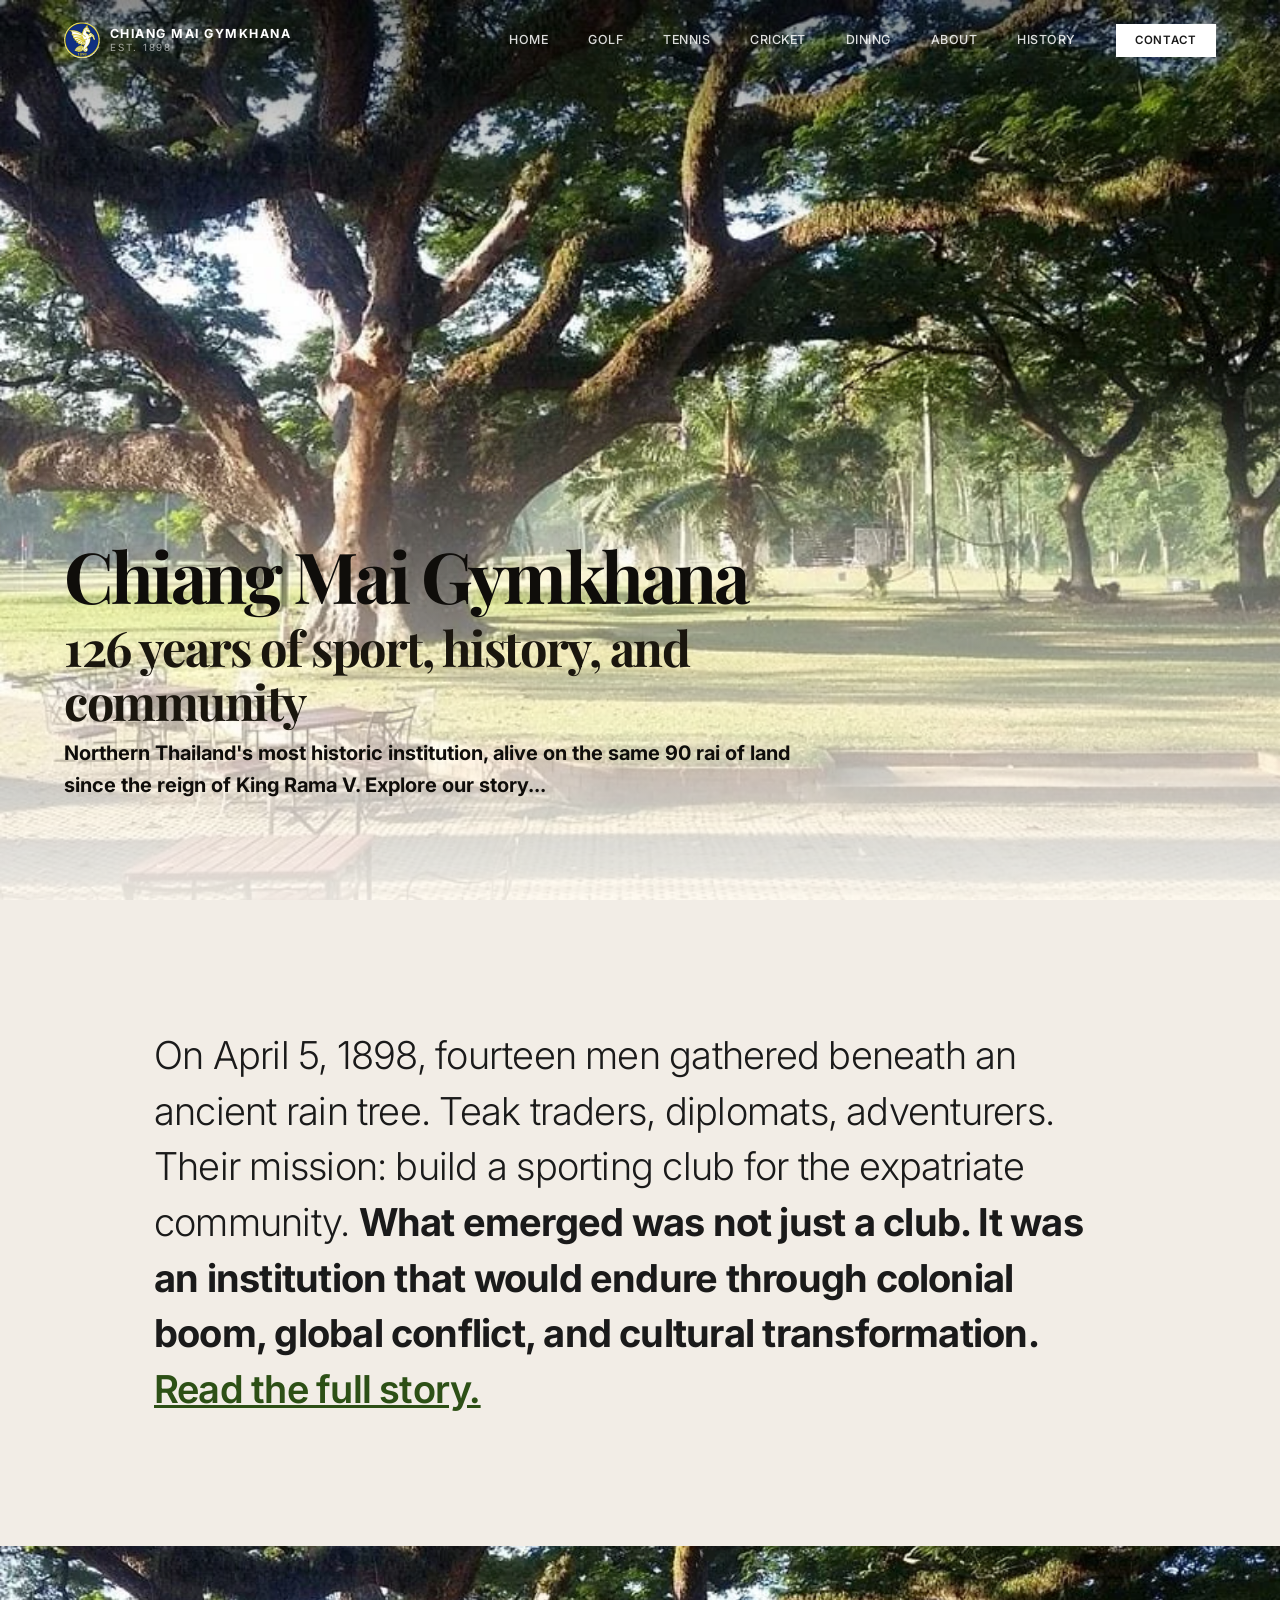
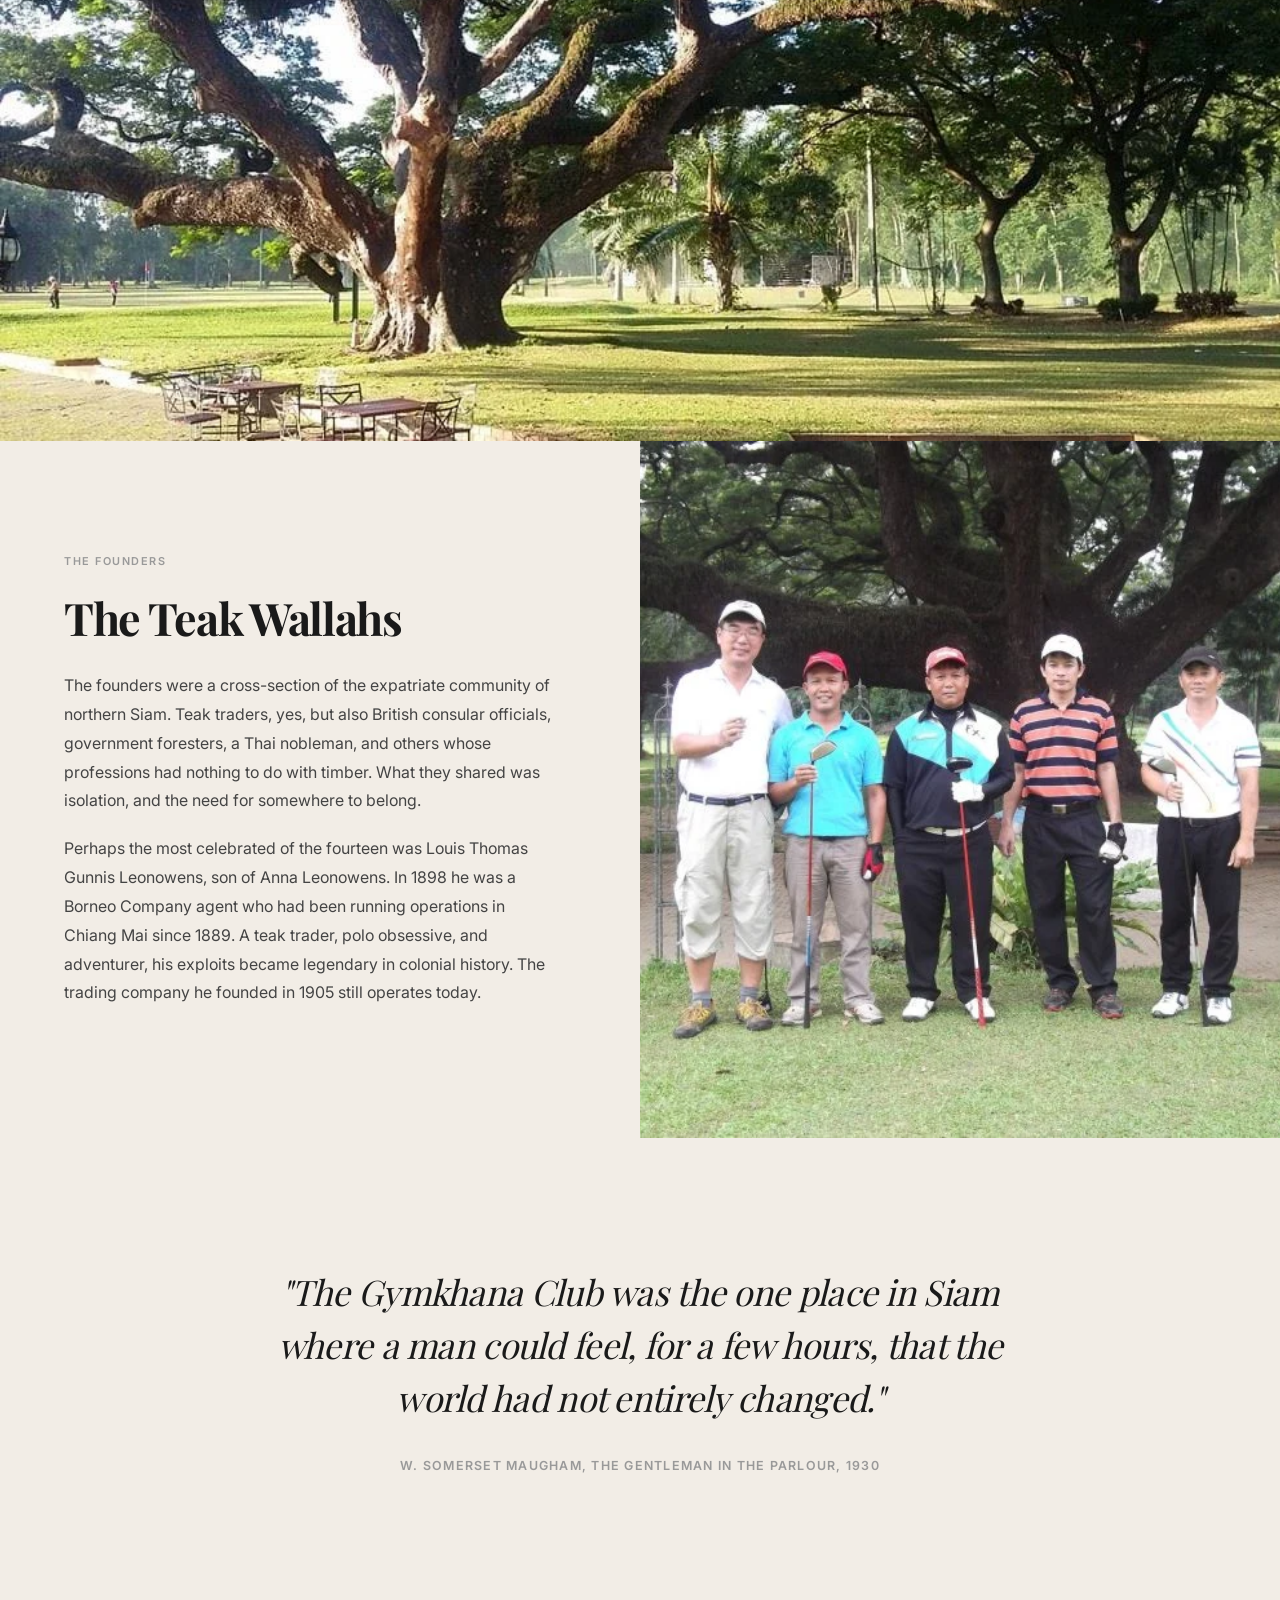
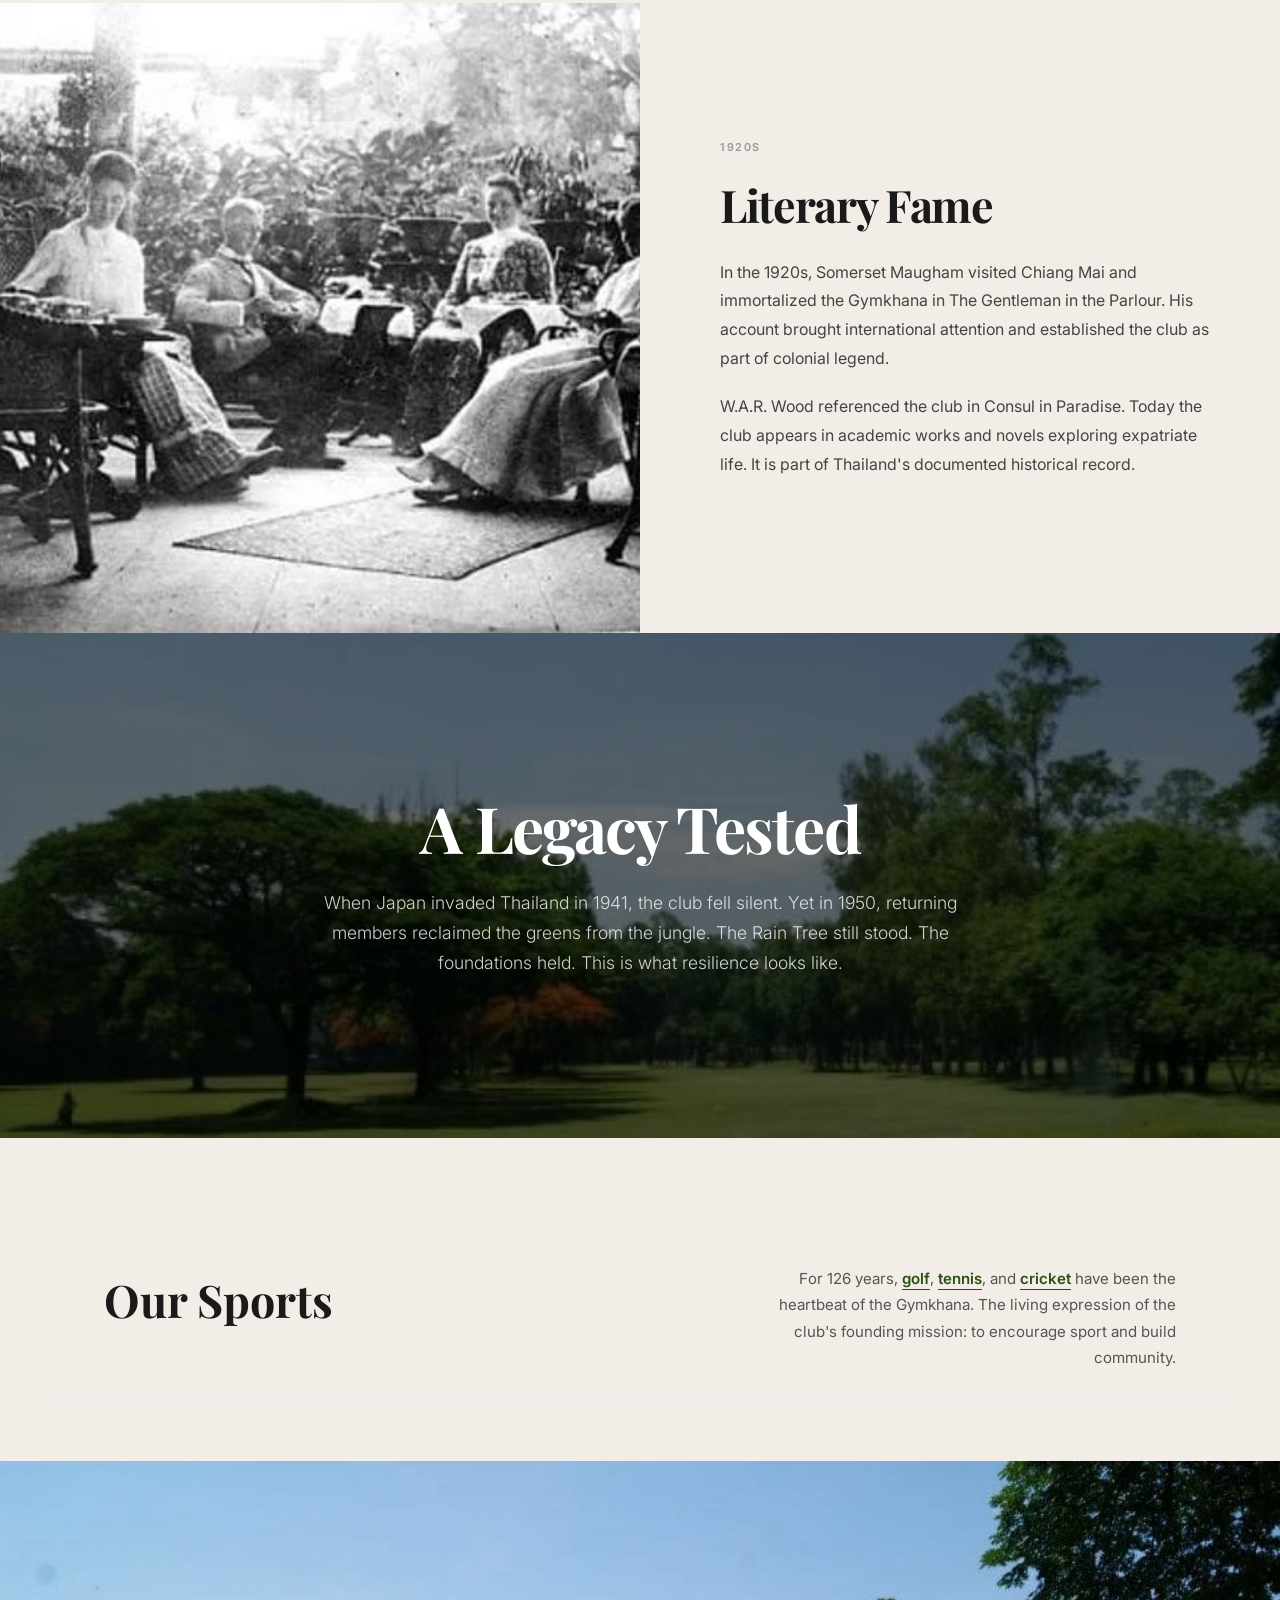
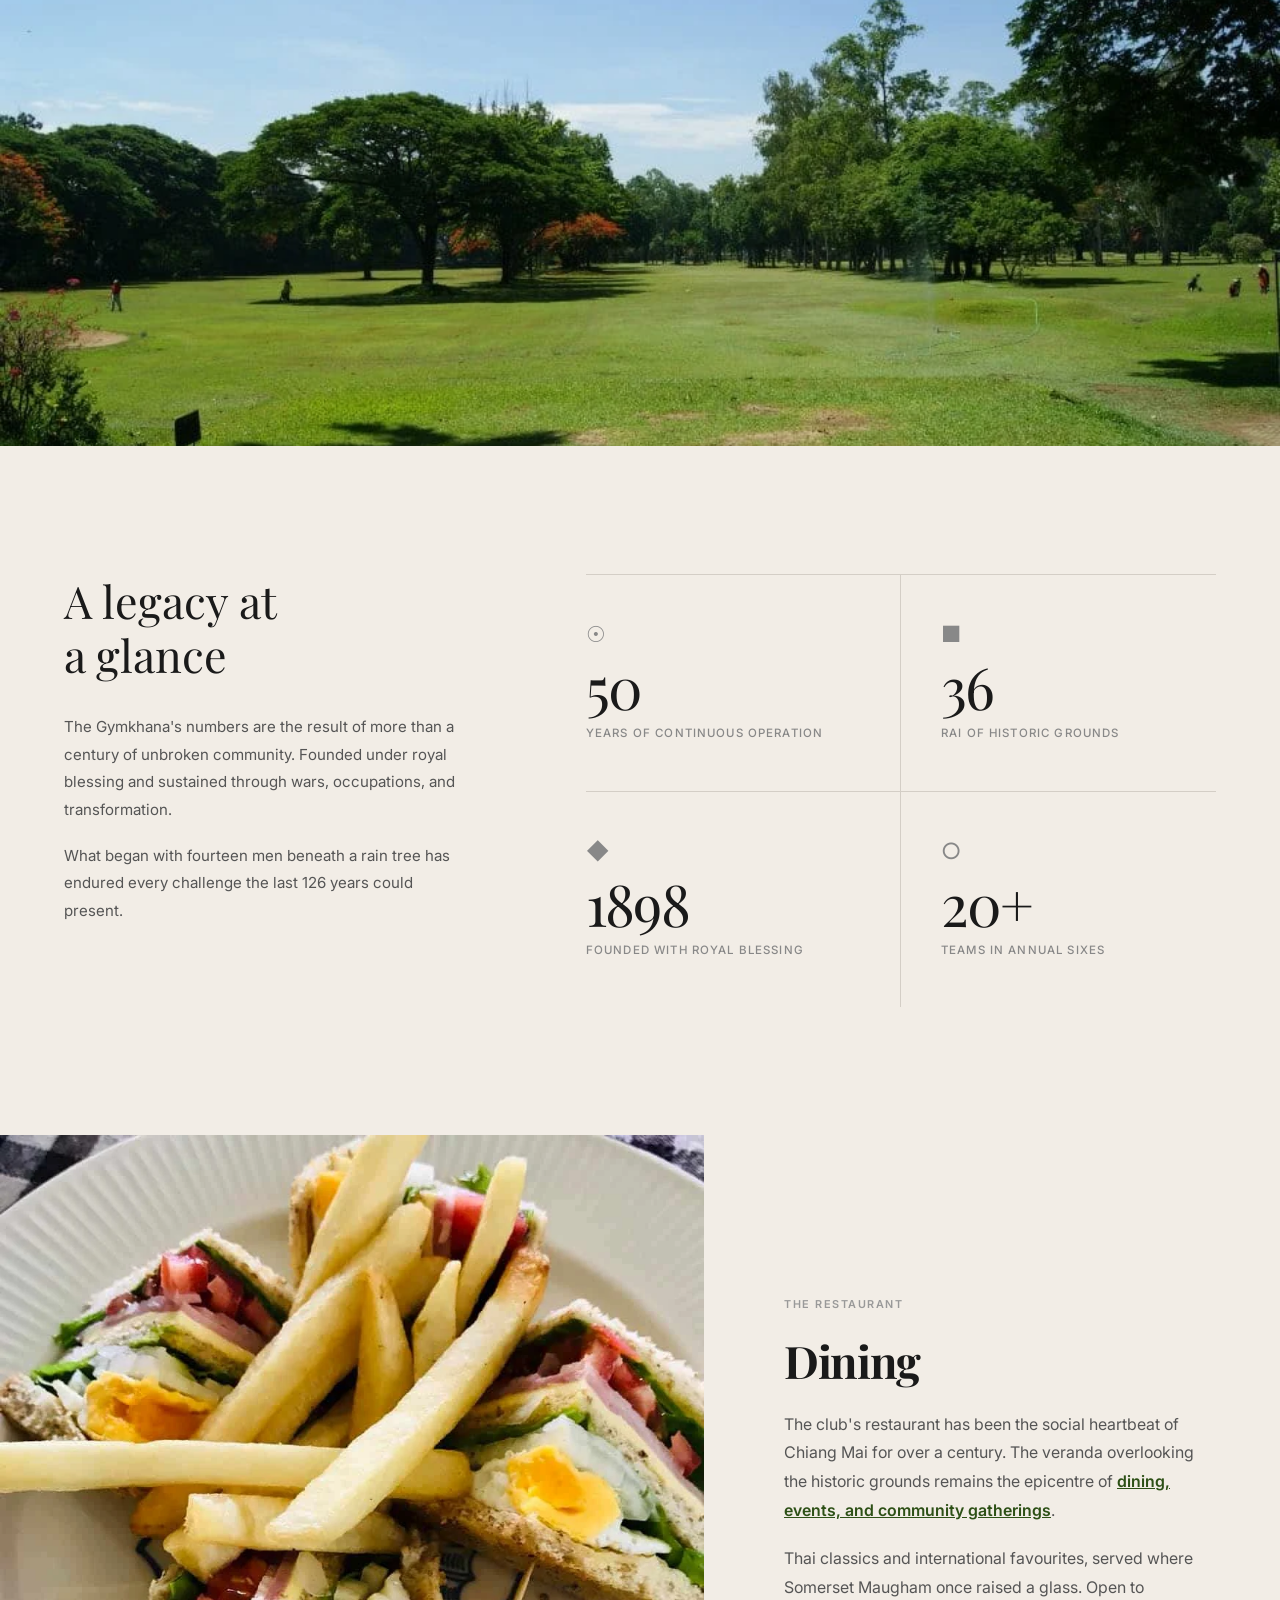
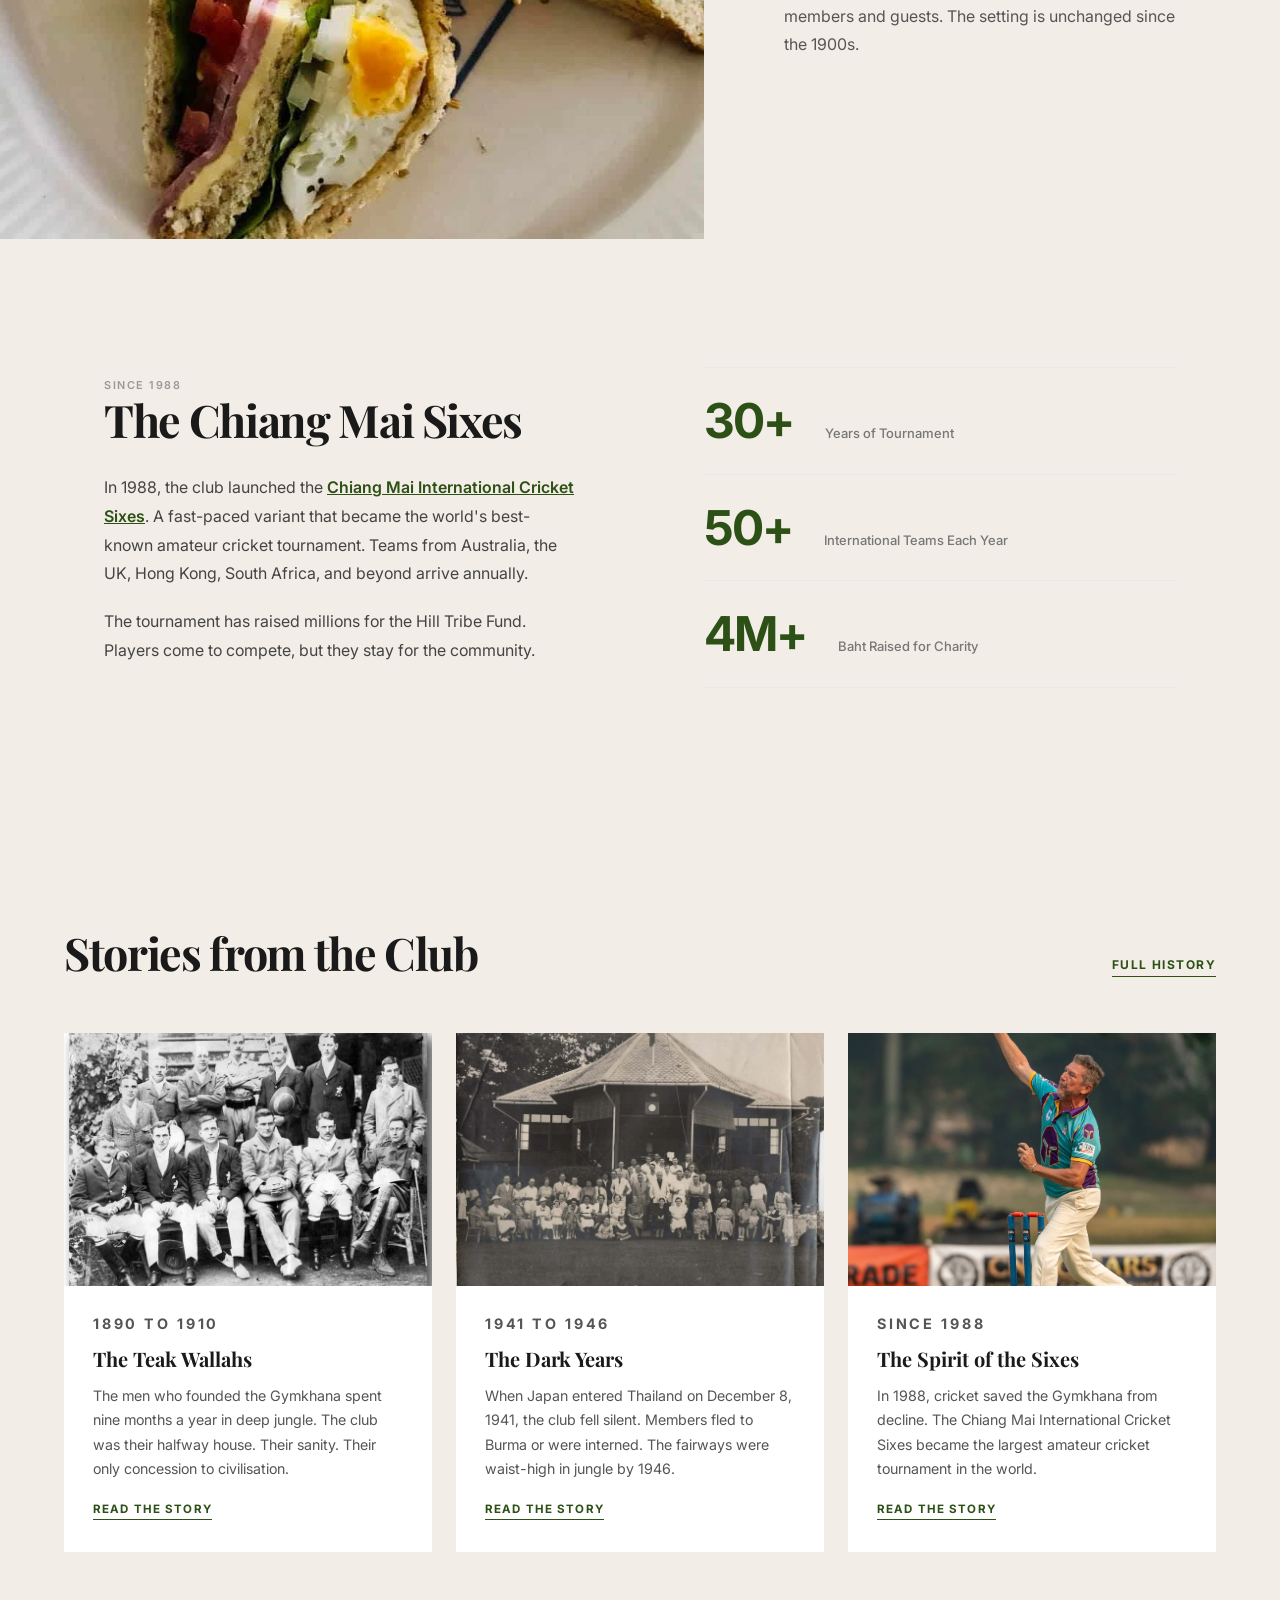
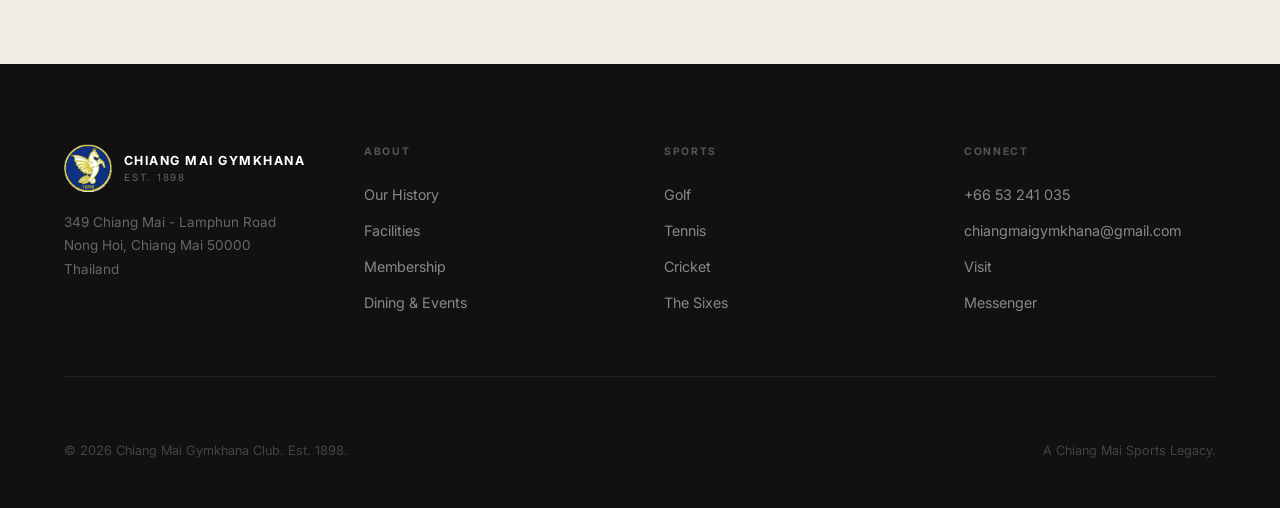
<file: index.html>
<!DOCTYPE html>
<html lang="en">
<head>
  <!-- Google tag (gtag.js) -->
  <script async src="https://www.googletagmanager.com/gtag/js?id=G-FE5F83RLE1"></script>
  <script>
    window.dataLayer = window.dataLayer || [];
    function gtag(){dataLayer.push(arguments);}
    gtag('js', new Date());

    gtag('config', 'G-FE5F83RLE1');
  </script>

    <meta charset="UTF-8">
    <meta name="viewport" content="width=device-width, initial-scale=1.0">
    <meta name="description" content="The oldest sports club in northern Thailand, founded 1898. Golf, cricket, tennis, dining and events in Chiang Mai. Home of the Chiang Mai International Cricket Sixes.">
    <title>Chiang Mai Gymkhana Club | Historic Sports & Social Institution</title>
        <meta name="robots" content="index, follow">
    <link rel="canonical" href="https://chiangmaigymkhana.com/">

    <!-- Open Graph -->
    <meta property="og:type" content="website">
    <meta property="og:title" content="Chiang Mai Gymkhana Club | Historic Sports &amp; Social Institution">
    <meta property="og:description" content="The oldest sports club in northern Thailand, founded 1898. Golf, cricket, tennis, dining and events in Chiang Mai. Home of the Chiang Mai International Cricket Sixes.">
    <meta property="og:image" content="https://chiangmaigymkhana.com/images/chiang-mai-gymkhana-chiangmaigymkhana-og-social.webp">
    <meta property="og:url" content="https://chiangmaigymkhana.com/">
    <meta property="og:site_name" content="Chiang Mai Gymkhana Club">

    <!-- Twitter Card -->
    <meta name="twitter:card" content="summary_large_image">
    <meta name="twitter:title" content="Chiang Mai Gymkhana Club | Historic Sports &amp; Social Institution">
    <meta name="twitter:description" content="The oldest sports club in northern Thailand, founded 1898. Golf, cricket, tennis, dining and events in Chiang Mai.">
    <meta name="twitter:image" content="https://chiangmaigymkhana.com/images/chiang-mai-gymkhana-chiangmaigymkhana-og-social.webp">
    <link rel="icon" type="image/webp" href="images/chiang-mai-gymkhana-chiangmaigymkhana-club-logo-1898-transparent-32.webp">
    <link rel="preload" href="fonts/PlayfairDisplay-Regular.woff2" as="font" type="font/woff2" crossorigin>
    <link rel="preload" href="fonts/PlayfairDisplay-Bold.woff2" as="font" type="font/woff2" crossorigin>
    <link rel="preload" href="fonts/Inter_18pt-Regular.ttf" as="font" type="font/ttf" crossorigin>
    <link rel="stylesheet" href="css/fonts.css">
    <style>
        * { margin: 0; padding: 0; box-sizing: border-box; }

        html { scroll-behavior: smooth; overflow-x: hidden; }

        body {
            font-family: 'Inter', -apple-system, sans-serif;
            color: #1a1a1a;
            background: #f2ede6;
            line-height: 1.5;
            overflow-x: hidden;
            animation: pageFadeIn 0.6s ease forwards;
        }

        h1, h2, blockquote {
            font-family: 'Playfair Display', Georgia, serif;
        }

        @keyframes pageFadeIn { from { opacity: 0; } to { opacity: 1; } }

        /* NAV */
        header {
            position: fixed;
            top: 0;
            left: 0;
            right: 0;
            z-index: 1000;
            padding: 1.4rem 4rem;
            display: flex;
            justify-content: space-between;
            align-items: center;
            transition: background 0.4s, box-shadow 0.4s;
        }

        header.scrolled {
            background: rgba(255,255,255,0.97);
            box-shadow: 0 1px 0 #efefef;
        }

        .logo {
            display: flex;
            flex-direction: row;
            align-items: center;
            gap: 10px;
            text-decoration: none;
        }

        .logo-text {
            display: flex;
            flex-direction: column;
            gap: 2px;
        }

        .logo-name {
            font-size: 0.78rem;
            font-weight: 700;
            letter-spacing: 0.12em;
            color: white;
            transition: color 0.4s;
            line-height: 1;
        }

        .logo-est {
            font-size: 0.62rem;
            font-weight: 400;
            letter-spacing: 0.18em;
            color: rgba(255,255,255,0.6);
            transition: color 0.4s;
            line-height: 1;
        }

        header.scrolled .logo-name { color: #1a1a1a; }
        header.scrolled .logo-est { color: #999; }


        nav { display: flex; gap: 2.5rem; align-items: center; }

        nav a {
            color: rgba(255,255,255,0.85);
            text-decoration: none;
            font-size: 0.78rem;
            font-weight: 500;
            letter-spacing: 0.04em;
            transition: color 0.4s, opacity 0.3s;
        }

        header.scrolled nav a { color: #1a1a1a; }
        nav a:hover { opacity: 0.55; }

        .nav-cta {
            background: white;
            color: #1a1a1a !important;
            padding: 0.5rem 1.2rem;
            font-weight: 600;
            font-size: 0.72rem;
            letter-spacing: 0.06em;
        }

        header.scrolled .nav-cta {
            background: #1a1a1a;
            color: white !important;
        }

        /* HERO */
        .hero {
            position: relative;
            height: 100vh;
            min-height: 600px;
            display: flex;
            align-items: flex-start;
            background: url('images/chiang-mai-gymkhana-chiangmaigymkhana-rain-tree-park-benches-wide.webp') center/cover no-repeat;
            overflow: hidden;
        }

        .hero::after {
            content: '';
            position: absolute;
            inset: 0;
            background: linear-gradient(to bottom, rgba(0,0,0,0.45) 0%, transparent 25%, transparent 40%, rgba(255,252,245,0.88) 100%);
        }

        .hero-content {
            position: relative;
            z-index: 2;
            padding: 60vh 4rem 4rem;
            width: 100%;
            display: flex;
            justify-content: space-between;
            align-items: flex-end;
            gap: 4rem;
        }

        .hero-text {
            max-width: 580px;
        }

        .hero-line-1 {
            font-size: clamp(2.4rem, 5.5vw, 4.8rem);
            font-weight: 700;
            line-height: 1.0;
            letter-spacing: -0.04em;
            color: #0f0d0a;
            margin-bottom: 0.6rem;
            width: 60vw;
        }

        .hero-lower {
            width: 60vw;
        }

        .hero-line-2 {
            font-family: 'Playfair Display', Georgia, serif;
            font-size: clamp(1.6rem, 3.8vw, 3.9rem);
            font-weight: 700;
            line-height: 1.1;
            letter-spacing: -0.03em;
            color: #1a160e;
            margin-bottom: 0.6rem;
        }

        .hero-line-3 {
            font-size: 1.25rem;
            font-weight: 700;
            line-height: 1.6;
            color: #0f0d0a;
        }

        /* INTRO STATEMENT */
        .intro-statement {
            padding: 8rem 4rem;
            max-width: 1100px;
            margin: 0 auto;
        }

        .intro-statement p {
            font-size: clamp(1.6rem, 3vw, 2.4rem);
            font-weight: 300;
            line-height: 1.45;
            letter-spacing: -0.02em;
            color: #1a1a1a;
        }

        .intro-statement p strong {
            font-weight: 700;
        }

        /* WIDE IMAGE STRIP */
        .image-strip {
            width: 100%;
            height: 55vh;
            min-height: 380px;
            overflow: hidden;
        }

        .image-strip img {
            width: 100%;
            height: 100%;
            object-fit: cover;
            display: block;
        }

        /* STORY BLOCK - text left, image right bleeds */
        .story-block {
            display: grid;
            grid-template-columns: 1fr 1fr;
            min-height: 70vh;
        }

        .story-block.flip { direction: rtl; }
        .story-block.flip > * { direction: ltr; }

        .story-text {
            padding: 7rem 5rem 7rem 4rem;
            display: flex;
            flex-direction: column;
            justify-content: center;
        }

        .story-block.flip .story-text {
            padding: 7rem 4rem 7rem 5rem;
        }

        .story-label {
            font-size: 0.68rem;
            font-weight: 600;
            letter-spacing: 0.14em;
            text-transform: uppercase;
            color: #999;
            margin-bottom: 1.5rem;
        }

        .story-text h2 {
            font-size: clamp(2rem, 3.5vw, 3.2rem);
            font-weight: 700;
            line-height: 1.1;
            letter-spacing: -0.03em;
            margin-bottom: 1.8rem;
        }

        .story-text p {
            font-size: 1rem;
            line-height: 1.8;
            color: #444;
            margin-bottom: 1.2rem;
        }

        .story-image {
            overflow: hidden;
        }

        .story-image img {
            width: 100%;
            height: 100%;
            object-fit: cover;
            display: block;
        }

        /* PULL QUOTE */
        .pull-quote {
            padding: 8rem 4rem;
            max-width: 900px;
            margin: 0 auto;
            text-align: center;
        }

        .pull-quote blockquote {
            font-size: clamp(1.5rem, 3vw, 2.2rem);
            font-weight: 300;
            line-height: 1.5;
            letter-spacing: -0.02em;
            color: #1a1a1a;
            font-style: italic;
        }

        .pull-quote cite {
            display: block;
            margin-top: 2rem;
            font-size: 0.78rem;
            font-weight: 600;
            letter-spacing: 0.1em;
            text-transform: uppercase;
            color: #999;
            font-style: normal;
        }

        /* FULL BLEED DARK */
        .full-bleed-dark {
            background: url('images/chiang-mai-gymkhana-chiangmaigymkhana-golf-course-fairway-blue-sky-sprinkler.webp') center/cover no-repeat;
            background-attachment: fixed;
            position: relative;
            padding: 10rem 4rem;
            text-align: center;
        }

        .full-bleed-dark::before {
            content: '';
            position: absolute;
            inset: 0;
            background: rgba(0,0,0,0.55);
        }

        .full-bleed-dark-content {
            position: relative;
            z-index: 2;
            max-width: 700px;
            margin: 0 auto;
        }

        .full-bleed-dark h2 {
            font-size: clamp(2.2rem, 5vw, 4rem);
            font-weight: 700;
            line-height: 1.1;
            letter-spacing: -0.03em;
            color: white;
            margin-bottom: 1.5rem;
        }

        .full-bleed-dark p {
            font-size: 1.1rem;
            font-weight: 300;
            line-height: 1.7;
            color: rgba(255,255,255,0.8);
        }

        /* SPORTS ROW */
        .sports-row {
            padding: 8rem 0 0;
        }

        .sports-row-header {
            display: flex;
            align-items: flex-start;
            justify-content: space-between;
            margin-bottom: 4rem;
            border-bottom: 1px solid #e8e8e8;
            padding: 0 4rem 1.5rem;
            max-width: 1200px;
            margin-left: auto;
            margin-right: auto;
        }

        .sports-row-header h2 {
            font-size: clamp(2rem, 3.5vw, 3rem);
            font-weight: 700;
        }

        .sports-row-header p {
            font-size: 0.95rem;
            color: #555;
            max-width: 420px;
            text-align: right;
            line-height: 1.75;
        }

        .sports-row-header p a {
            color: #2d5016;
            font-weight: 600;
            text-decoration: none;
            border-bottom: 1.5px solid #2d5016;
            padding-bottom: 1px;
            transition: opacity 0.3s;
        }

        .sports-row-header p a:hover { opacity: 0.6; }

        .carousel-container { position: relative; }
        .carousel-wrapper { overflow: hidden; }

        .carousel-slide { display: none; }
        .carousel-slide.active {
            display: block;
            animation: fadeIn 0.5s ease;
        }

        .carousel-slide img {
            width: 100%;
            height: 65vh;
            min-height: 420px;
            object-fit: cover;
            display: block;
        }

        @keyframes fadeIn { from { opacity: 0; } to { opacity: 1; } }

        /* DINING */
        .dining-block {
            display: grid;
            grid-template-columns: 55% 45%;
            min-height: 65vh;
            background: #f2ede6;
        }

        .dining-image {
            overflow: hidden;
        }

        .dining-image img {
            width: 100%;
            height: 100%;
            object-fit: cover;
            display: block;
        }

        .dining-text {
            padding: 7rem 5rem;
            display: flex;
            flex-direction: column;
            justify-content: center;
        }

        .dining-text h2 {
            font-size: clamp(2rem, 3.5vw, 3rem);
            font-weight: 700;
            line-height: 1.1;
            letter-spacing: -0.03em;
            margin-bottom: 1.5rem;
        }

        .dining-text p {
            font-size: 1rem;
            line-height: 1.8;
            color: #555;
            margin-bottom: 1.2rem;
        }

        /* STATS - gisi style */
        .stats-section {
            background: #f2ede6;
            padding: 8rem 4rem;
        }

        .stats-inner {
            max-width: 1200px;
            margin: 0 auto;
        }

        .stats-layout {
            display: grid;
            grid-template-columns: 1fr 1.6fr;
            gap: 8rem;
            align-items: start;
        }

        .stats-left h2 {
            font-size: clamp(2rem, 3.5vw, 3rem);
            font-weight: 400;
            line-height: 1.2;
            margin-bottom: 2rem;
            color: #1a1a1a;
        }

        .stats-left p {
            font-size: 0.95rem;
            line-height: 1.8;
            color: #555;
            margin-bottom: 1.2rem;
        }

        .stats-right {
            display: grid;
            grid-template-columns: 1fr 1fr;
            gap: 0;
        }

        .stat-item {
            padding: 3rem 2.5rem 3rem 0;
            border-top: 1px solid #d4cec6;
        }

        .stat-item:nth-child(odd) { border-right: 1px solid #d4cec6; }

        .stat-item:nth-child(even) { padding-left: 2.5rem; padding-right: 0; }

        .stat-icon {
            font-size: 1.4rem;
            color: #888;
            margin-bottom: 0.8rem;
            line-height: 1;
        }

        .stat-item h3 {
            font-family: 'Playfair Display', Georgia, serif;
            font-size: clamp(2.8rem, 4.5vw, 4.5rem);
            font-weight: 400;
            letter-spacing: -0.03em;
            color: #1a1a1a;
            line-height: 1;
            margin-bottom: 0.6rem;
        }

        .stat-item p {
            font-size: 0.72rem;
            font-weight: 500;
            text-transform: uppercase;
            letter-spacing: 0.1em;
            color: #888;
        }

        /* SIXES */
        .sixes-section {
            padding: 8rem 4rem;
            max-width: 1200px;
            margin: 0 auto;
            display: grid;
            grid-template-columns: 1fr 1fr;
            gap: 8rem;
            align-items: center;
        }

        .sixes-text h2 {
            font-size: clamp(2rem, 3.5vw, 3.2rem);
            font-weight: 700;
            line-height: 1.1;
            letter-spacing: -0.03em;
            margin-bottom: 1.8rem;
        }

        .sixes-text p {
            font-size: 1rem;
            line-height: 1.8;
            color: #444;
            margin-bottom: 1.2rem;
        }

        .sixes-stats { border-top: 1px solid #e8e8e8; }

        .sixes-stat {
            display: flex;
            align-items: baseline;
            gap: 2rem;
            padding: 1.8rem 0;
            border-bottom: 1px solid #e8e8e8;
        }

        .sixes-stat-number {
            font-size: 3rem;
            font-weight: 700;
            letter-spacing: -0.04em;
            color: #2d5016;
            line-height: 1;
            min-width: 5rem;
        }

        .sixes-stat-label {
            font-size: 0.82rem;
            color: #777;
            font-weight: 500;
            line-height: 1.4;
        }

        /* FOOTER */
        footer {
            background: #111;
            color: white;
            padding: 5rem 4rem 3rem;
        }

        .footer-inner {
            max-width: 1200px;
            margin: 0 auto;
            display: grid;
            grid-template-columns: repeat(4, 1fr);
            gap: 3rem;
            margin-bottom: 4rem;
            padding-bottom: 3rem;
            border-bottom: 1px solid #222;
        }

        .footer-column h4 {
            font-size: 0.65rem;
            font-weight: 700;
            text-transform: uppercase;
            letter-spacing: 0.16em;
            color: #555;
            margin-bottom: 1.5rem;
        }

        .footer-column a {
            display: block;
            color: #888;
            text-decoration: none;
            font-size: 0.9rem;
            margin-bottom: 0.9rem;
            transition: color 0.2s;
            font-weight: 400;
        }

        .footer-column a:hover { color: white; }

        .footer-bottom {
            max-width: 1200px;
            margin: 0 auto;
            display: flex;
            justify-content: space-between;
            align-items: center;
            color: #444;
            font-size: 0.8rem;
        }

        /* HISTORY STORIES SECTION */
        .history-stories {
            padding: 7rem 4rem;
            background: #f2ede6;
        }

        .history-stories-inner {
            max-width: 1200px;
            margin: 0 auto;
        }

        .history-stories-header {
            display: flex;
            justify-content: space-between;
            align-items: flex-end;
            margin-bottom: 3.5rem;
        }

        .history-stories-header h2 {
            font-family: 'Playfair Display', Georgia, serif;
            font-size: clamp(1.8rem, 3.5vw, 2.8rem);
            font-weight: 700;
            letter-spacing: -0.03em;
            color: #1a1a1a;
            line-height: 1.1;
        }

        .history-stories-header a {
            font-size: 0.75rem;
            font-weight: 700;
            letter-spacing: 0.12em;
            text-transform: uppercase;
            color: #2d5016;
            text-decoration: none;
            border-bottom: 1.5px solid #2d5016;
            padding-bottom: 2px;
            white-space: nowrap;
            margin-left: 2rem;
        }

        .history-stories-header a:hover { opacity: 0.65; }

        .history-cards {
            display: grid;
            grid-template-columns: repeat(3, 1fr);
            gap: 1.5rem;
        }

        .history-card {
            background: white;
            overflow: hidden;
            text-decoration: none;
            display: block;
            transition: transform 0.25s ease;
        }

        .history-card:hover { transform: translateY(-4px); }

        .history-card-img {
            width: 100%;
            aspect-ratio: 3/2;
            object-fit: cover;
            display: block;
        }

        .history-card-body {
            padding: 1.6rem 1.8rem 2rem;
        }

        .history-card-label {
            font-size: 0.65rem;
            font-weight: 700;
            letter-spacing: 0.2em;
            text-transform: uppercase;
            color: #c9682f;
            margin-bottom: 0.6rem;
        }

        .history-card-body h3 {
            font-family: 'Playfair Display', Georgia, serif;
            font-size: 1.25rem;
            font-weight: 700;
            color: #1a1a1a;
            line-height: 1.25;
            margin-bottom: 0.8rem;
        }

        .history-card-body p {
            font-size: 0.9rem;
            line-height: 1.7;
            color: #555;
        }

        .history-card-link {
            display: inline-block;
            margin-top: 1.2rem;
            font-size: 0.72rem;
            font-weight: 700;
            letter-spacing: 0.1em;
            text-transform: uppercase;
            color: #2d5016;
            border-bottom: 1.5px solid #2d5016;
            padding-bottom: 1px;
        }

                .hamburger { display: none; flex-direction: column; gap: 5px; cursor: pointer; padding: 4px; }
        .hamburger span { width: 22px; height: 2px; background: white; transition: background 0.4s; display: block; }
        header.scrolled .hamburger span { background: #1a1a1a; }

        @media (max-width: 768px) {
            .history-stories { padding: 5rem 1.5rem; }
            .history-stories-header { flex-direction: column; align-items: flex-start; gap: 1rem; }
            .history-stories-header a { margin-left: 0; }
            .history-cards { grid-template-columns: 1fr; }
        }

        /* REVEAL */
        .reveal {
            opacity: 0;
            transform: translateY(28px);
            transition: opacity 0.8s cubic-bezier(0.16, 1, 0.3, 1), transform 0.8s cubic-bezier(0.16, 1, 0.3, 1);
        }

        .reveal.visible { opacity: 1; transform: translateY(0); }

        /* RESPONSIVE */
        @media (max-width: 1024px) {
            header { padding: 1.2rem 2rem; }
            .intro-statement { padding: 6rem 2rem; }
            .story-block { grid-template-columns: 1fr; min-height: auto; }
            .story-block.flip { direction: ltr; }
            .story-text { padding: 5rem 2rem; }
            .story-block.flip .story-text { padding: 5rem 2rem; }
            .story-image { height: 50vw; min-height: 300px; }
            .sports-row { padding: 5rem 0 0; }
            .sports-row-header { padding: 0 2rem 1.5rem; }
            .dining-block { grid-template-columns: 1fr; }
            .dining-image { height: 50vw; min-height: 300px; }
            .dining-text { padding: 4rem 2rem; }
            .stats-section { padding: 5rem 2rem; }
            .stats-layout { grid-template-columns: 1fr; gap: 3rem; }
            .stats-right { grid-template-columns: 1fr 1fr; }
            .sixes-section { grid-template-columns: 1fr; gap: 4rem; padding: 5rem 2rem; }
            .pull-quote { padding: 5rem 2rem; }
            .full-bleed-dark { padding: 7rem 2rem; }
        }

        @media (max-width: 768px) {
            nav { display: none; }
            nav.open {
                display: flex; flex-direction: column;
                position: fixed; inset: 0; background: rgba(0,0,0,0.96);
                justify-content: center; align-items: center; gap: 2rem; z-index: 999;
            }
            nav.open a { font-size: 1.4rem; color: white; }
            .hamburger { display: flex; z-index: 1001; }
            .hero { align-items: flex-end; }
            .hero-content {
                padding: 0 1.5rem 3rem;
                flex-direction: column;
                justify-content: flex-end;
                align-items: flex-start;
                gap: 1.5rem;
            }
            .hero-line-1, .hero-lower { width: 100%; }
            .hero h1 { font-size: 2.6rem; }
            .stats-grid { grid-template-columns: 1fr; }
            .footer-inner { grid-template-columns: repeat(2, 1fr); gap: 2rem; }
            footer { padding: 3rem 1.5rem 2rem; }
            .full-bleed-dark { background-attachment: scroll; }
            .footer-bottom { flex-direction: column; gap: 1rem; text-align: center; }
        }
    </style>
    <script type="application/ld+json">
    {
      "@context": "https://schema.org",
      "@type": "SportsClub",
      "name": "Chiang Mai Gymkhana Club",
      "url": "https://chiangmaigymkhana.com",
      "foundingDate": "1898",
      "description": "The oldest sports club in northern Thailand, founded 1898.",
      "address": {
        "@type": "PostalAddress",
        "streetAddress": "349 Chiang Mai - Lamphun Road",
        "addressLocality": "Chiang Mai",
        "postalCode": "50000",
        "addressCountry": "TH"
      },
      "geo": {
        "@type": "GeoCoordinates",
        "latitude": "18.7724",
        "longitude": "98.9888"
      },
      "telephone": "+66-53-241-035",
      "sport": ["Golf", "Cricket", "Tennis", "Squash"]
    }
    </script></head>
<body>
    <header id="site-header">
        <a href="index.html" class="logo">
            <img src="images/chiang-mai-gymkhana-chiangmaigymkhana-club-logo-1898-transparent-72.webp" alt="Chiang Mai Gymkhana Club" style="height:36px;width:36px;object-fit:contain;">
            <div class="logo-text">
                <span class="logo-name">CHIANG MAI GYMKHANA</span>
                <span class="logo-est">EST. 1898</span>
            </div>
        </a>
        <nav id="main-nav">
            <a href="index.html">HOME</a>
            <a href="/pages/golf.html">GOLF</a>
            <a href="/pages/tennis.html">TENNIS</a>
            <a href="/pages/cricket.html">CRICKET</a>
            <a href="/pages/restaurant.html">DINING</a>
            <a href="/pages/about.html">ABOUT</a>
            <a href="/pages/history.html">HISTORY</a>
            <a href="https://m.me/chiangmai.gymkhana" class="nav-cta" target="_blank">CONTACT</a>
        </nav>
        <div class="hamburger" id="hamburger" aria-label="Menu"><span></span><span></span><span></span></div>
    </header>

    <!-- HERO -->
    <section class="hero">
        <div class="hero-content">
            <div class="hero-text">
                <h1 class="hero-line-1">Chiang Mai Gymkhana</h1>
                <div class="hero-lower">
                    <p class="hero-line-2">126 years of sport, history, and community</p>
                    <p class="hero-line-3">Northern Thailand's most historic institution, alive on the same 90 rai of land since the reign of King Rama V. Explore our story...</p>
                </div>
            </div>
        </div>
    </section>

    <!-- INTRO -->
    <div class="intro-statement reveal">
        <p>On April 5, 1898, fourteen men gathered beneath an ancient rain tree. Teak traders, diplomats, adventurers. Their mission: build a sporting club for the expatriate community. <strong>What emerged was not just a club. It was an institution that would endure through colonial boom, global conflict, and cultural transformation.</strong> <a href="/pages/history.html" style="color:#2d5016;font-weight:600;">Read the full story.</a></p>
    </div>

    <!-- WIDE IMAGE -->
    <div class="image-strip reveal">
        <img src="images/chiang-mai-gymkhana-chiangmaigymkhana-rain-tree-park-benches-wide.webp" alt="Gymkhana grounds">
    </div>

    <!-- STORY: THE FOUNDERS -->
    <section class="story-block reveal">
        <div class="story-text">
            <span class="story-label">The Founders</span>
            <h2>The Teak Wallahs</h2>
            <p>The founders were a cross-section of the expatriate community of northern Siam. Teak traders, yes, but also British consular officials, government foresters, a Thai nobleman, and others whose professions had nothing to do with timber. What they shared was isolation, and the need for somewhere to belong.</p>
            <p>Perhaps the most celebrated of the fourteen was Louis Thomas Gunnis Leonowens, son of Anna Leonowens. In 1898 he was a Borneo Company agent who had been running operations in Chiang Mai since 1889. A teak trader, polo obsessive, and adventurer, his exploits became legendary in colonial history. The trading company he founded in 1905 still operates today.</p>
        </div>
        <div class="story-image">
            <img src="images/chiang-mai-gymkhana-chiangmaigymkhana-five-golfers-group-photo.webp" alt="Golfers group photo">
        </div>
    </section>

    <!-- PULL QUOTE -->
    <div class="pull-quote reveal">
        <blockquote>"The Gymkhana Club was the one place in Siam where a man could feel, for a few hours, that the world had not entirely changed."</blockquote>
        <cite>W. Somerset Maugham, The Gentleman in the Parlour, 1930</cite>
    </div>

    <!-- STORY: LITERARY FAME -->
    <section class="story-block flip reveal">
        <div class="story-text">
            <span class="story-label">1920s</span>
            <h2>Literary Fame</h2>
            <p>In the 1920s, Somerset Maugham visited Chiang Mai and immortalized the Gymkhana in The Gentleman in the Parlour. His account brought international attention and established the club as part of colonial legend.</p>
            <p>W.A.R. Wood referenced the club in Consul in Paradise. Today the club appears in academic works and novels exploring expatriate life. It is part of Thailand's documented historical record.</p>
        </div>
        <div class="story-image">
            <img src="images/chiang-mai-gymkhana-chiangmaigymkhana-historical-1900s-colonial-veranda-photo.webp" alt="Historical colonial veranda">
        </div>
    </section>

    <!-- PARALLAX FULL BLEED -->
    <div class="full-bleed-dark reveal">
        <div class="full-bleed-dark-content">
            <h2>A Legacy Tested</h2>
            <p>When Japan invaded Thailand in 1941, the club fell silent. Yet in 1950, returning members reclaimed the greens from the jungle. The Rain Tree still stood. The foundations held. This is what resilience looks like.</p>
        </div>
    </div>

    <!-- SPORTS -->
    <section class="sports-row reveal">
        <div class="sports-row-header">
            <h2>Our Sports</h2>
            <p>For 126 years, <a href="/pages/golf.html">golf</a>, <a href="/pages/tennis.html">tennis</a>, and <a href="/pages/cricket.html">cricket</a> have been the heartbeat of the Gymkhana. The living expression of the club's founding mission: to encourage sport and build community.</p>
        </div>
        <div class="carousel-container">
            <div class="carousel-wrapper">
                <div class="carousel-slide active">
                    <img src="images/chiang-mai-gymkhana-chiangmaigymkhana-golf-fairway-long-view-blue-sky.webp" alt="Golf fairway">
                </div>
                <div class="carousel-slide">
                    <img src="images/chiang-mai-gymkhana-chiangmaigymkhana-two-tennis-courts-blue-green-pavilion.webp" alt="Tennis courts">
                </div>
                <div class="carousel-slide">
                    <img src="images/chiang-mai-gymkhana-chiangmaigymkhana-cricket-team-pink-jerseys-match-box-series.webp" alt="Cricket team">
                </div>
            </div>
        </div>
    </section>

    <!-- STATS - gisi style -->
    <section class="stats-section" id="stats-section">
        <div class="stats-inner">
            <div class="stats-layout">
                <div class="stats-left">
                    <h2>A legacy at<br>a glance</h2>
                    <p>The Gymkhana's numbers are the result of more than a century of unbroken community. Founded under royal blessing and sustained through wars, occupations, and transformation.</p>
                    <p>What began with fourteen men beneath a rain tree has endured every challenge the last 126 years could present.</p>
                </div>
                <div class="stats-right">
                    <div class="stat-item">
                        <div class="stat-icon">&#9737;</div>
                        <h3 class="stat-counter" data-target="126">0</h3>
                        <p>Years of continuous operation</p>
                    </div>
                    <div class="stat-item">
                        <div class="stat-icon">&#9632;</div>
                        <h3 class="stat-counter" data-target="90">0</h3>
                        <p>Rai of historic grounds</p>
                    </div>
                    <div class="stat-item">
                        <div class="stat-icon">&#9670;</div>
                        <h3>1898</h3>
                        <p>Founded with royal blessing</p>
                    </div>
                    <div class="stat-item">
                        <div class="stat-icon">&#9675;</div>
                        <h3><span class="stat-counter" data-target="50">0</span>+</h3>
                        <p>Teams in annual Sixes</p>
                    </div>
                </div>
            </div>
        </div>
    </section>

    <!-- DINING -->
    <section class="dining-block reveal">
        <div class="dining-image">
            <img src="images/chiang-mai-gymkhana-chiangmaigymkhana-club-sandwich-fries-food-plate.webp" alt="Club dining">
        </div>
        <div class="dining-text">
            <span class="story-label">The Restaurant</span>
            <h2>Dining</h2>
            <p>The club's restaurant has been the social heartbeat of Chiang Mai for over a century. The veranda overlooking the historic grounds remains the epicentre of <a href="/pages/restaurant.html" style="color:#2d5016;font-weight:600;">dining, events, and community gatherings</a>.</p>
            <p>Thai classics and international favourites, served where Somerset Maugham once raised a glass. Open to members and guests. The setting is unchanged since the 1900s.</p>
        </div>
    </section>


    <!-- SIXES -->
    <section class="sixes-section reveal">
        <div class="sixes-text">
            <span class="story-label">Since 1988</span>
            <h2>The Chiang Mai Sixes</h2>
            <p>In 1988, the club launched the <a href="/pages/cricket.html" style="color:#2d5016;font-weight:600;">Chiang Mai International Cricket Sixes</a>. A fast-paced variant that became the world's best-known amateur cricket tournament. Teams from Australia, the UK, Hong Kong, South Africa, and beyond arrive annually.</p>
            <p>The tournament has raised millions for the Hill Tribe Fund. Players come to compete, but they stay for the community.</p>
        </div>
        <div class="sixes-stats">
            <div class="sixes-stat">
                <div class="sixes-stat-number">30+</div>
                <div class="sixes-stat-label">Years of Tournament</div>
            </div>
            <div class="sixes-stat">
                <div class="sixes-stat-number">50+</div>
                <div class="sixes-stat-label">International Teams Each Year</div>
            </div>
            <div class="sixes-stat">
                <div class="sixes-stat-number">4M+</div>
                <div class="sixes-stat-label">Baht Raised for Charity</div>
            </div>
        </div>
    </section>

    <!-- HISTORY STORIES -->
    <section class="history-stories reveal">
        <div class="history-stories-inner">
            <div class="history-stories-header">
                <h2>Stories from the Club</h2>
                <a href="/pages/history.html">Full history</a>
            </div>
            <div class="history-cards">
                <a href="/pages/history.html#teak-wallahs" class="history-card">
                    <img src="images/chiang-mai-gymkhana-chiangmaigymkhana-group-photo-of-teak-foresters-in-front-of-Chiang-Mai-Gymkhana-club-in-1901.webp" alt="Teak foresters at Chiang Mai Gymkhana Club, 1901" class="history-card-img" width="380" height="253" loading="lazy">
                    <div class="history-card-body">
                        <p class="history-card-label">1890 to 1910</p>
                        <h3>The Teak Wallahs</h3>
                        <p>The men who founded the Gymkhana spent nine months a year in deep jungle. The club was their halfway house. Their sanity. Their only concession to civilisation.</p>
                        <span class="history-card-link">Read the story</span>
                    </div>
                </a>
                <a href="/pages/history.html#dark-years" class="history-card">
                    <img src="images/chiang-mai-gymkhana-chiangmaigymkhana-Old-Gymkhana-Clubhouse-January-1-1938---credit-Oliver-Backhouse-and-Frans-Betgem.webp" alt="Old Gymkhana Clubhouse 1938" class="history-card-img" width="380" height="253" loading="lazy">
                    <div class="history-card-body">
                        <p class="history-card-label">1941 to 1946</p>
                        <h3>The Dark Years</h3>
                        <p>When Japan entered Thailand on December 8, 1941, the club fell silent. Members fled to Burma or were interned. The fairways were waist-high in jungle by 1946.</p>
                        <span class="history-card-link">Read the story</span>
                    </div>
                </a>
                <a href="/pages/history.html#sixes" class="history-card">
                    <img src="images/chiang-mai-gymkhana-chiangmaigymkhana-2026-sixes-cricket-players.webp" alt="Chiang Mai Cricket Sixes players 2026" class="history-card-img" width="380" height="253" loading="lazy">
                    <div class="history-card-body">
                        <p class="history-card-label">Since 1988</p>
                        <h3>The Spirit of the Sixes</h3>
                        <p>In 1988, cricket saved the Gymkhana from decline. The Chiang Mai International Cricket Sixes became the largest amateur cricket tournament in the world.</p>
                        <span class="history-card-link">Read the story</span>
                    </div>
                </a>
            </div>
        </div>
    </section>

    <!-- FOOTER -->
    <footer>
        <div class="footer-inner">
            <div class="footer-column">
                <div style="display:flex;align-items:center;gap:12px;margin-bottom:1.2rem;">
                    <img src="images/chiang-mai-gymkhana-chiangmaigymkhana-club-logo-1898-transparent-128.webp" alt="Chiang Mai Gymkhana Club" style="height:48px;width:48px;object-fit:contain;flex-shrink:0;">
                    <div>
                        <div style="color:white;font-size:0.78rem;font-weight:700;letter-spacing:0.12em;line-height:1.2;">CHIANG MAI GYMKHANA</div>
                        <div style="color:#666;font-size:0.62rem;letter-spacing:0.18em;line-height:1;margin-top:4px;">EST. 1898</div>
                    </div>
                </div>
                <p style="color:#666;font-size:0.85rem;line-height:1.7;">349 Chiang Mai - Lamphun Road<br>Nong Hoi, Chiang Mai 50000<br>Thailand</p>
            </div>
            <div class="footer-column">
                <h4>About</h4>
                <a href="/pages/about.html">Our History</a>
                <a href="/pages/about.html">Facilities</a>
                <a href="/pages/about.html">Membership</a>
                <a href="/pages/restaurant.html">Dining & Events</a>
            </div>
            <div class="footer-column">
                <h4>Sports</h4>
                <a href="/pages/golf.html">Golf</a>
                <a href="/pages/tennis.html">Tennis</a>
                <a href="/pages/cricket.html">Cricket</a>
                <a href="/pages/cricket.html">The Sixes</a>
            </div>
            <div class="footer-column">
                <h4>Connect</h4>
                <a href="tel:+66532410">+66 53 241 035</a>
                <a href="mailto:chiangmaigymkhana@gmail.com">chiangmaigymkhana@gmail.com</a>
                <a href="/pages/about.html">Visit</a>
                <a href="https://m.me/chiangmai.gymkhana" target="_blank">Messenger</a>
            </div>
        </div>
        <div class="footer-bottom">
            <span>&copy; 2026 Chiang Mai Gymkhana Club. Est. 1898.</span>
            <span>A Chiang Mai Sports Legacy.</span>
        </div>
    </footer>

    <script>
        // Nav scroll
        const header = document.getElementById('site-header');
        window.addEventListener('scroll', () => {
            header.classList.toggle('scrolled', window.scrollY > 60);
        });

        // Scroll Reveal
        const revealObserver = new IntersectionObserver((entries) => {
            entries.forEach(entry => {
                if (entry.isIntersecting) {
                    entry.target.classList.add('visible');
                    revealObserver.unobserve(entry.target);
                }
            });
        }, { threshold: 0.06 });

        document.querySelectorAll('.reveal').forEach(el => revealObserver.observe(el));

        // Carousel
        let currentSlide = 0;

        function goToSlide(n) {
            document.querySelectorAll('.carousel-slide').forEach(s => s.classList.remove('active'));
            document.querySelectorAll('.carousel-slide')[n].classList.add('active');
            currentSlide = n;
        }

        setInterval(() => {
            currentSlide = (currentSlide + 1) % document.querySelectorAll('.carousel-slide').length;
            goToSlide(currentSlide);
        }, 6000);

        // Counter
        function animateCounters() {
            document.querySelectorAll('.stat-counter').forEach(counter => {
                const target = parseInt(counter.getAttribute('data-target'));
                let current = 0;
                const increment = target / 80;
                const tick = () => {
                    current += increment;
                    if (current < target) {
                        counter.textContent = Math.floor(current);
                        requestAnimationFrame(tick);
                    } else {
                        counter.textContent = target;
                    }
                };
                tick();
            });
        }

        new IntersectionObserver((entries) => {
            entries.forEach(entry => {
                if (entry.isIntersecting && !entry.target.classList.contains('animated')) {
                    entry.target.classList.add('animated');
                    animateCounters();
                }
            });
        }, { threshold: 0.4 }).observe(document.getElementById('stats-section'));
    const hamburger = document.getElementById('hamburger');
    const mainNav = document.getElementById('main-nav');
    if (hamburger && mainNav) {
        hamburger.addEventListener('click', () => mainNav.classList.toggle('open'));
    }

    </script>
    <!-- Cloudflare Web Analytics -->
    <script type='module' src='https://static.cloudflareinsights.com/beacon.min.js' data-cf-beacon='{"token": "751a2fb6e7e645e3aa7267cfcfa8bed6"}'></script>
    <!-- End Cloudflare Web Analytics -->
</body>
</html>
</file>
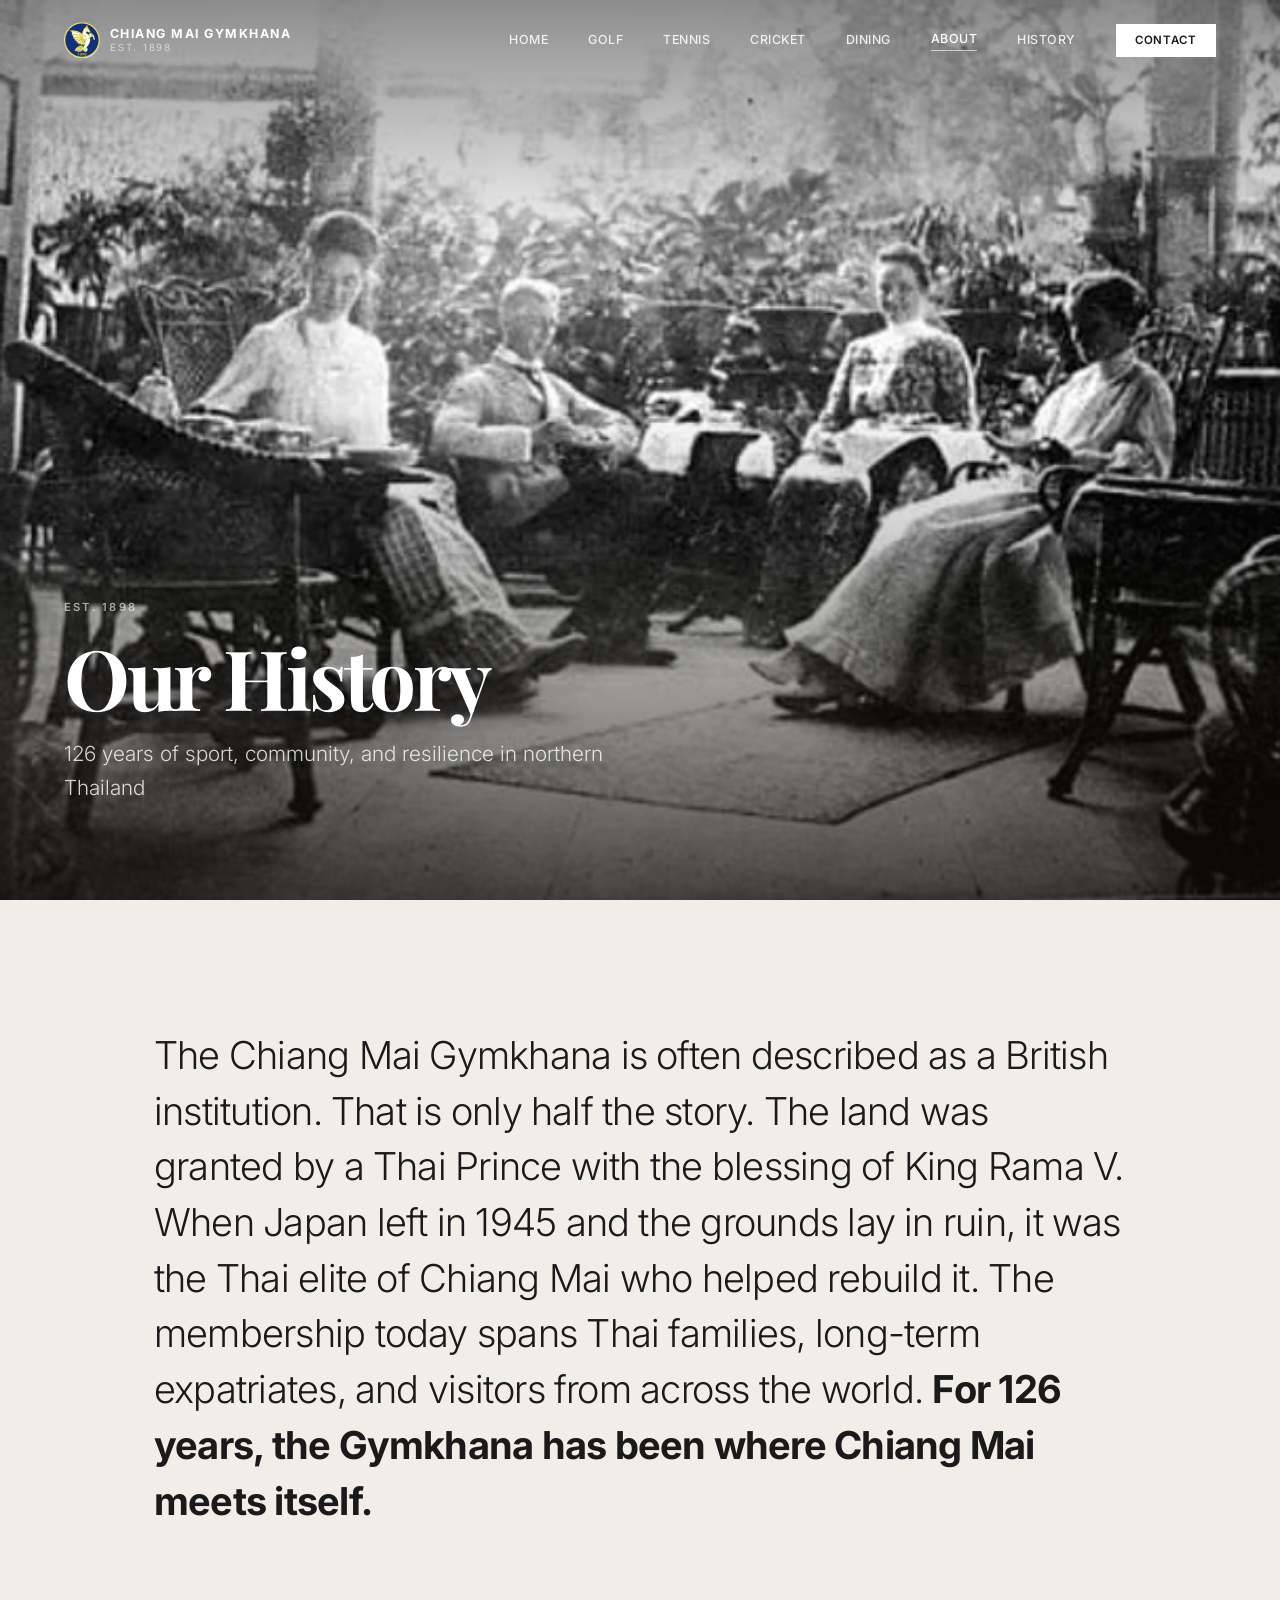
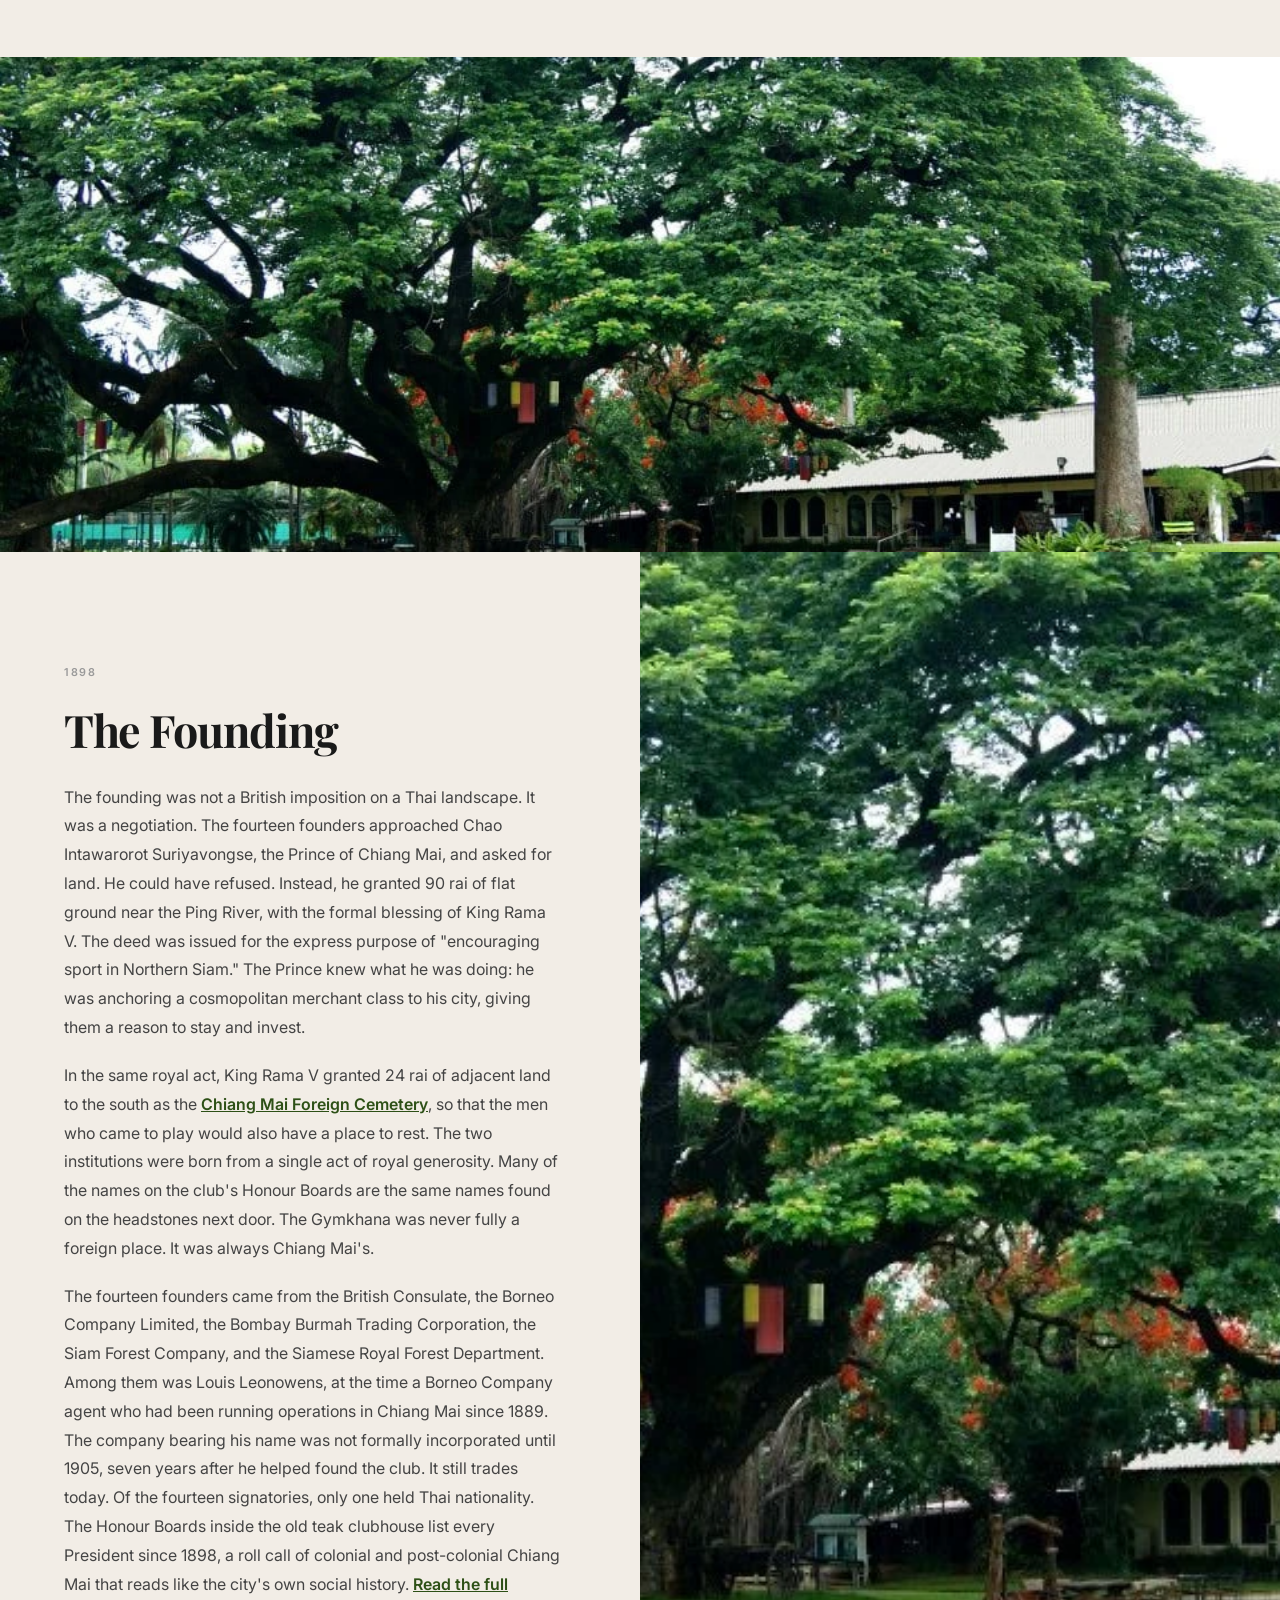
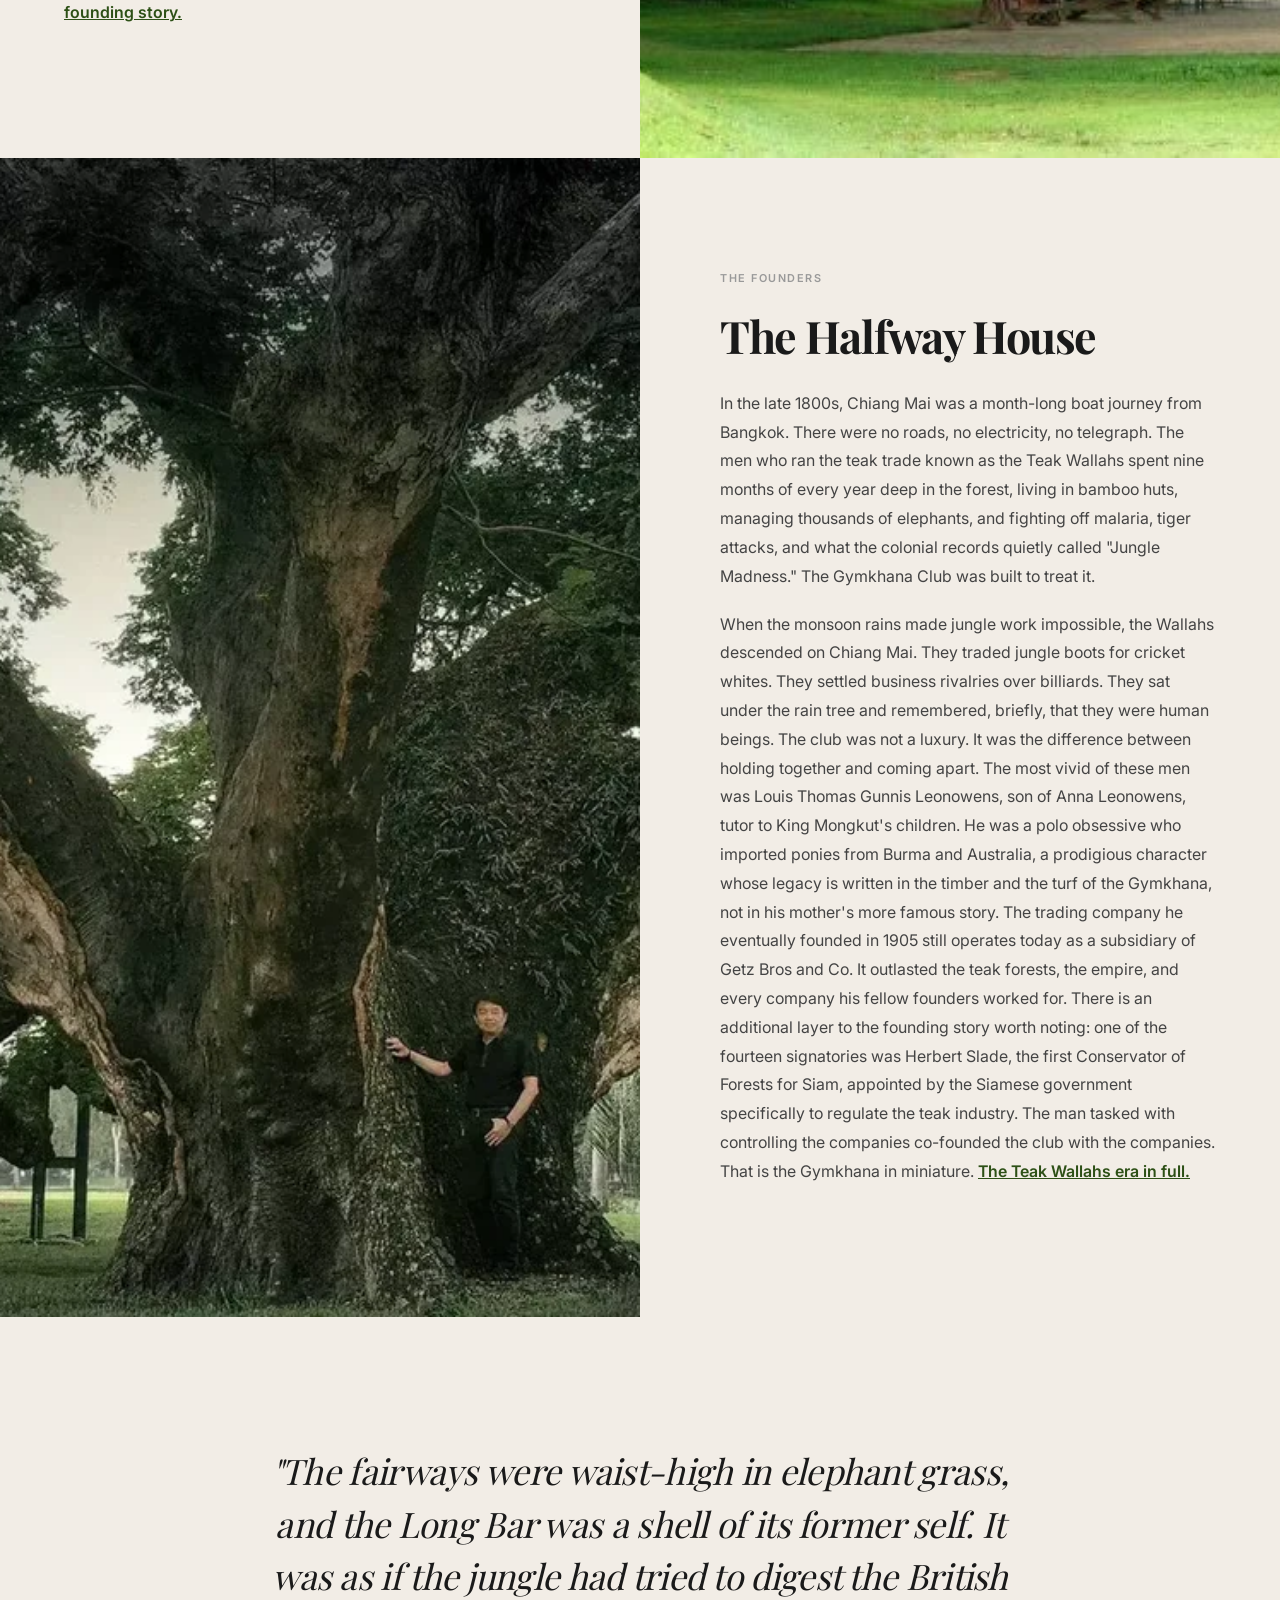
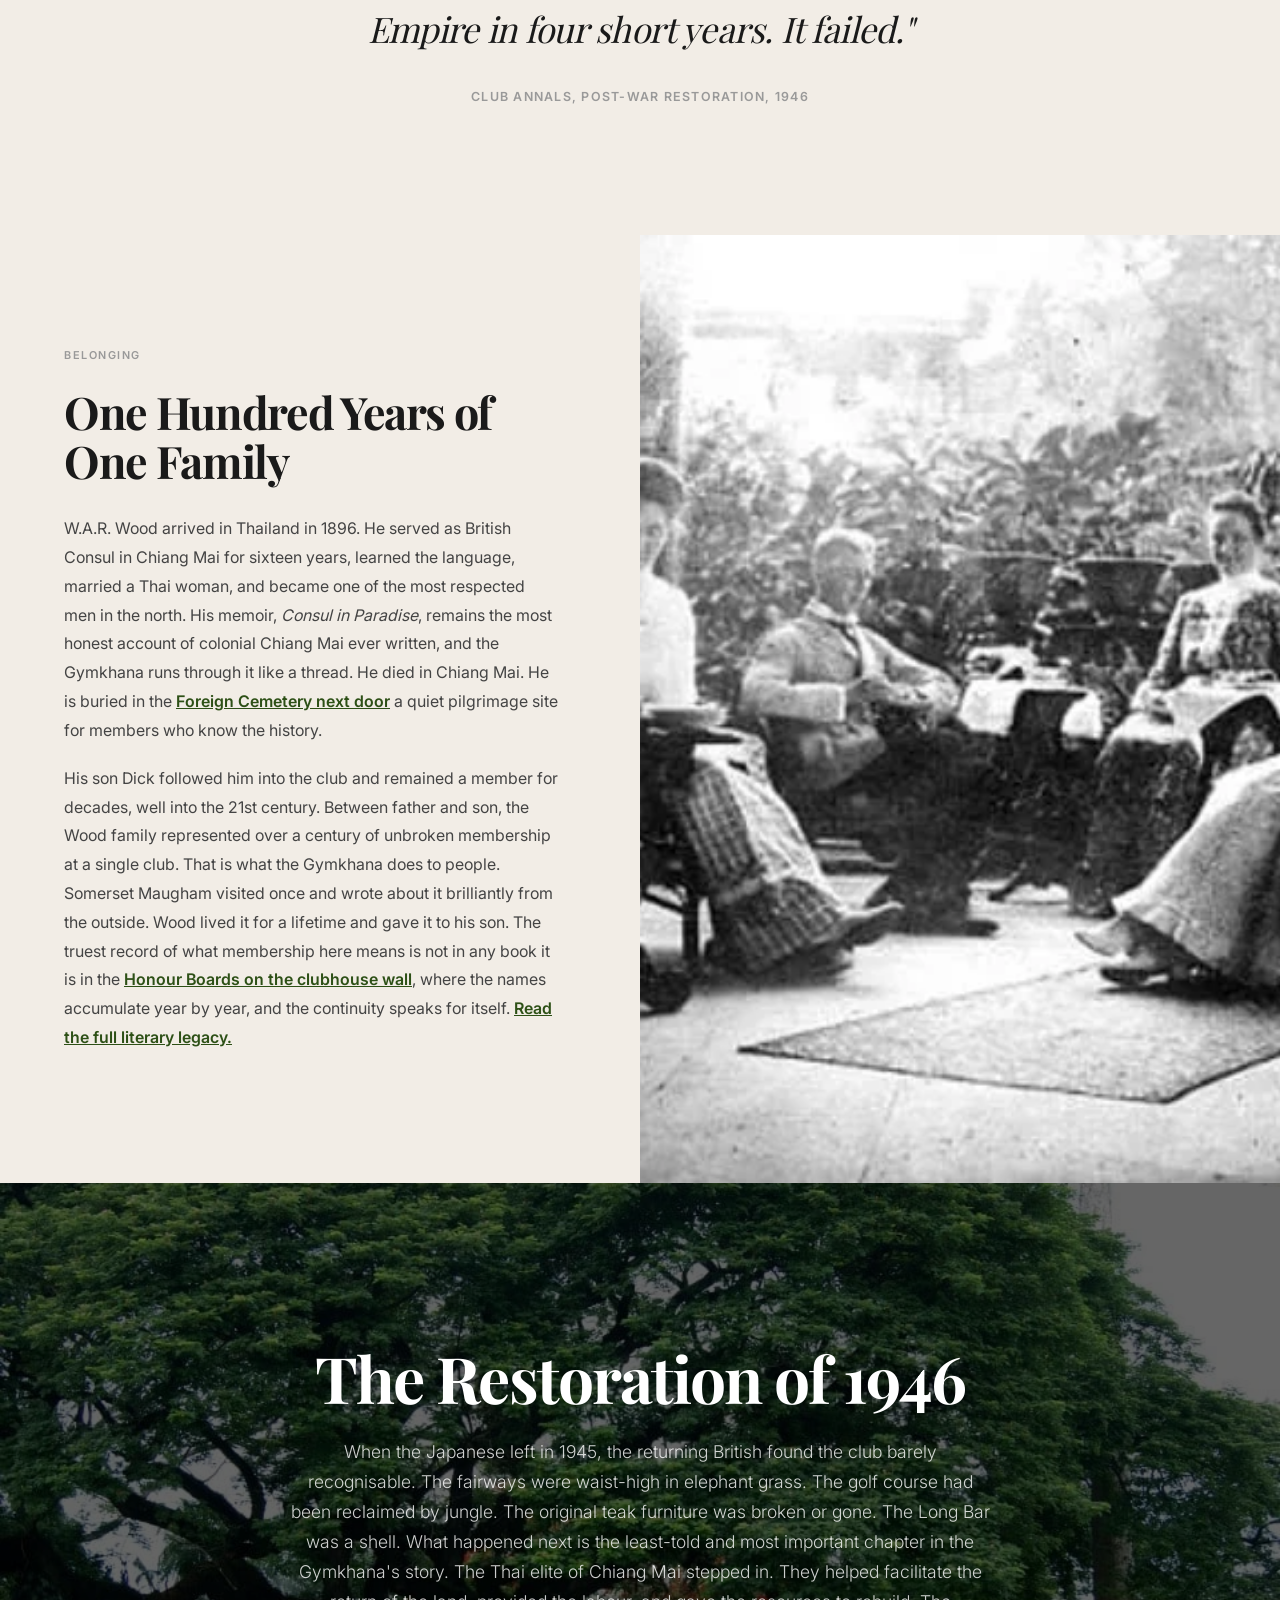
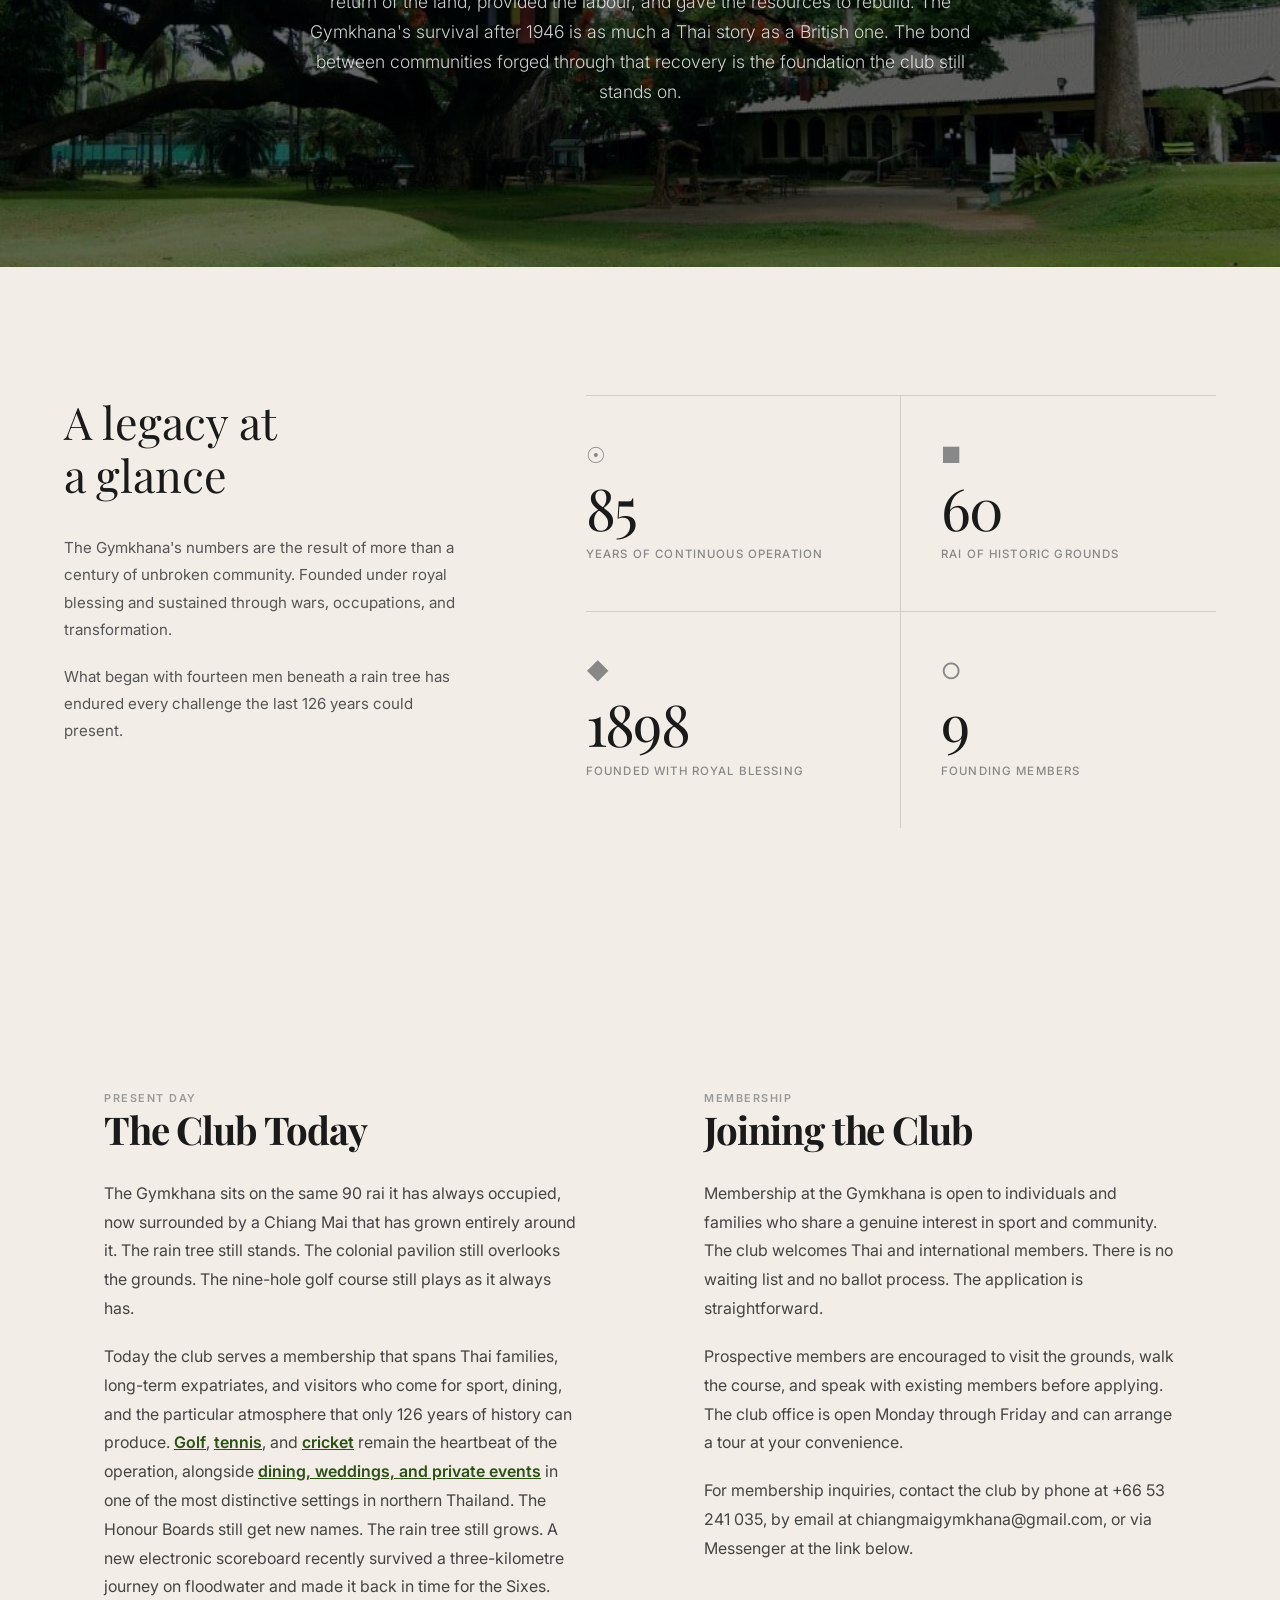
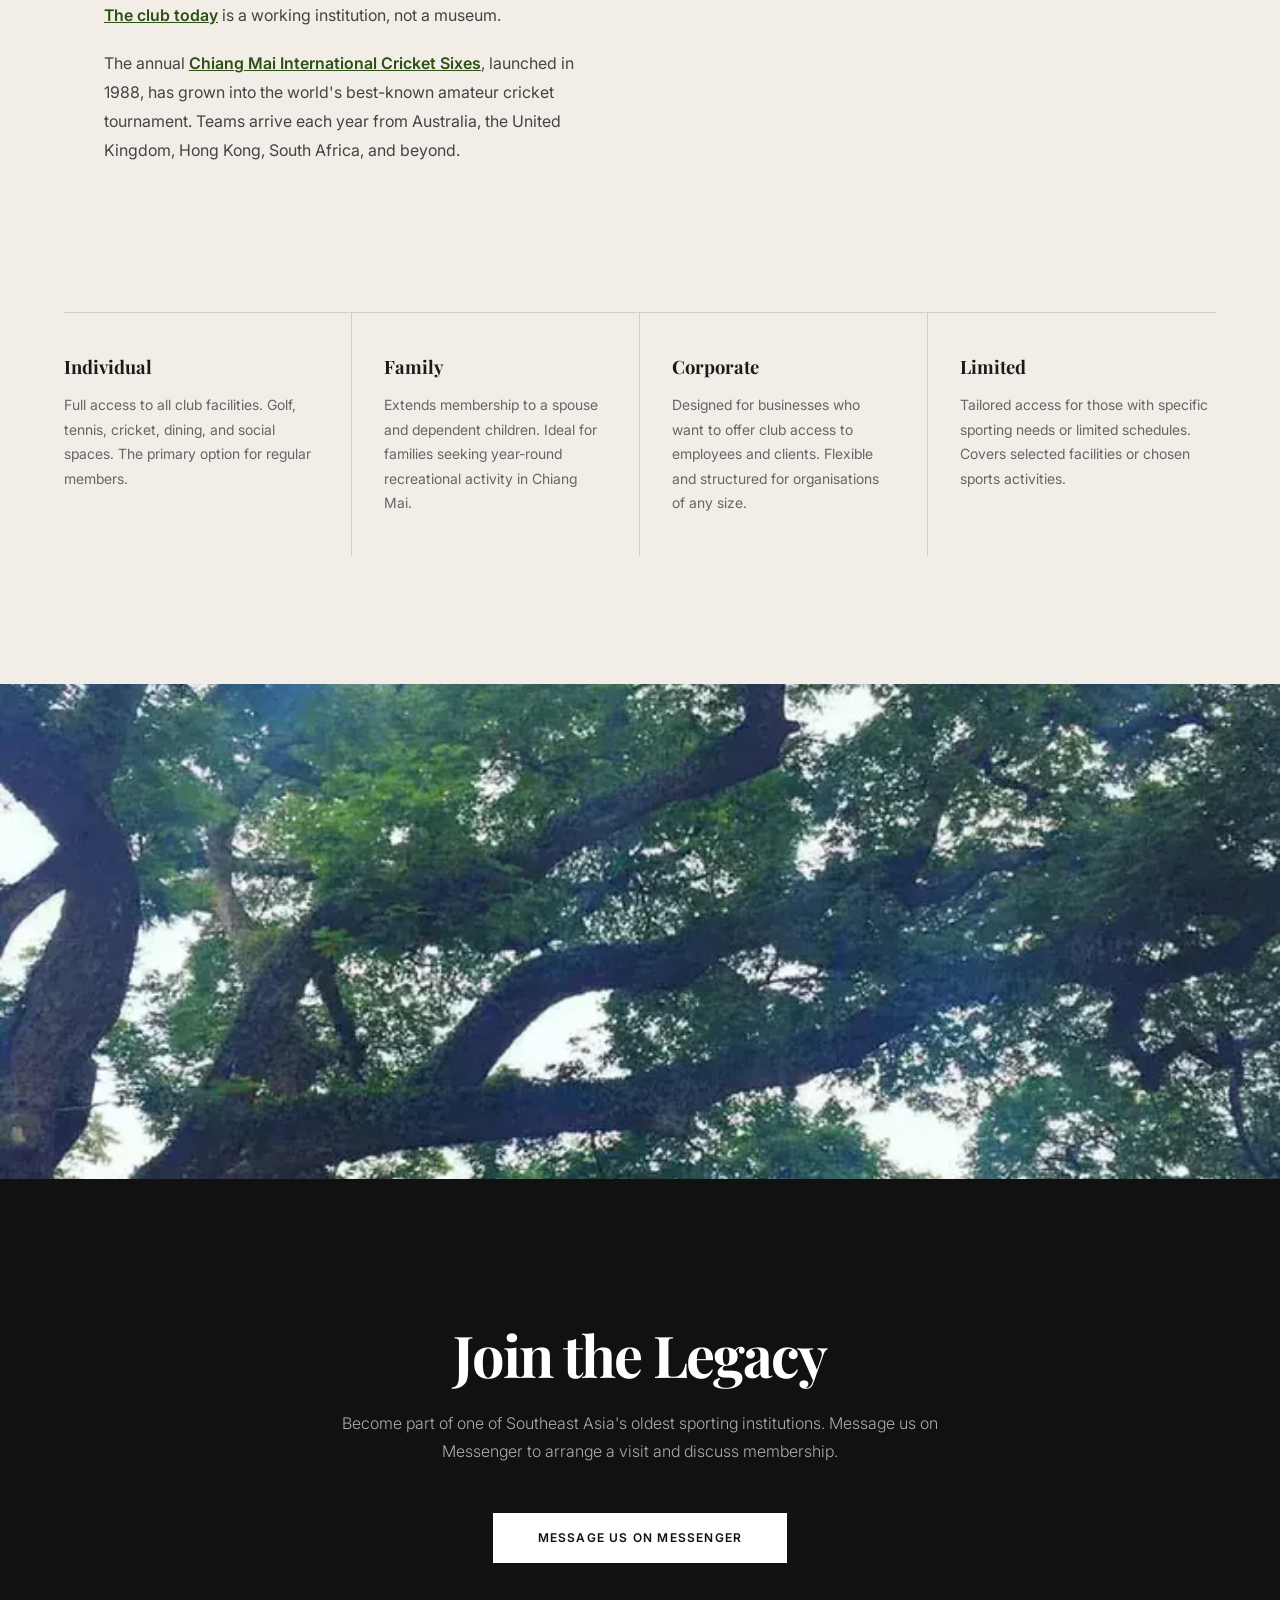
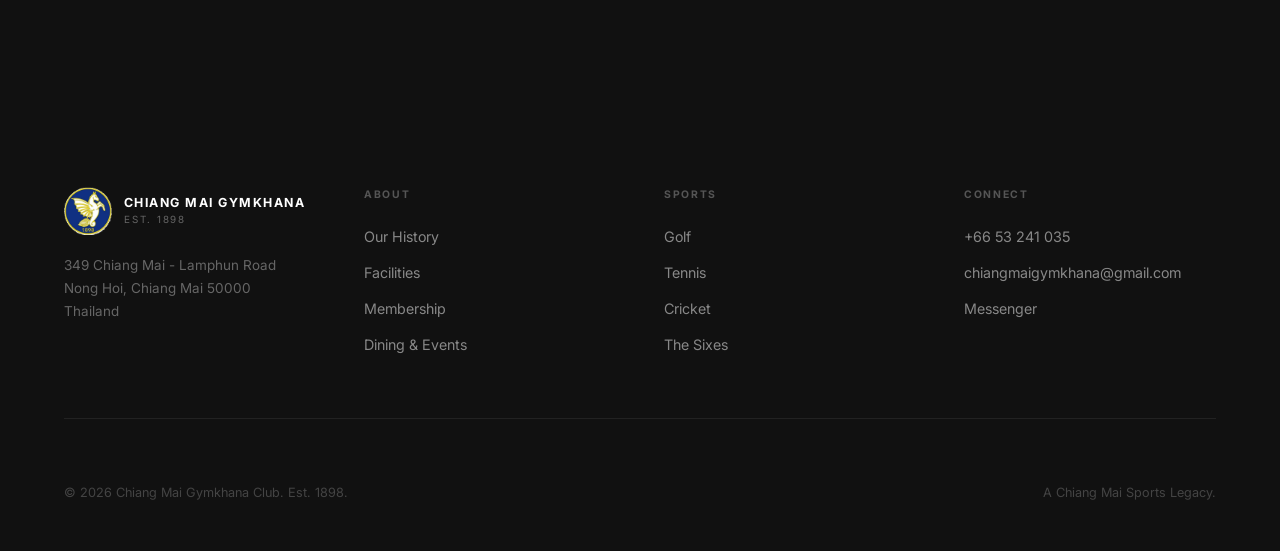
<file: pages/about.html>
<!DOCTYPE html>
<html lang="en">
<head>
  <!-- Google tag (gtag.js) -->
  <script async src="https://www.googletagmanager.com/gtag/js?id=G-FE5F83RLE1"></script>
  <script>
    window.dataLayer = window.dataLayer || [];
    function gtag(){dataLayer.push(arguments);}
    gtag('js', new Date());

    gtag('config', 'G-FE5F83RLE1');
  </script>

    <meta charset="UTF-8">
    <meta name="viewport" content="width=device-width, initial-scale=1.0">
    <title>Our History | Chiang Mai Gymkhana Club</title>
    <meta name="description" content="Founded in 1898 by fourteen men   diplomats, traders, government officials, and a Thai nobleman   Chiang Mai Gymkhana Club has stood for 126 years as northern Thailand's most historic sporting and social institution.">
    <meta name="robots" content="index, follow">
    <link rel="canonical" href="https://chiangmaigymkhana.com/pages/about.html">

    <!-- Open Graph -->
    <meta property="og:type" content="article">
    <meta property="og:title" content="Our History | Chiang Mai Gymkhana Club">
    <meta property="og:description" content="Founded in 1898 by fourteen men   diplomats, traders, government officials, and a Thai nobleman   Chiang Mai Gymkhana Club has stood for 126 years as northern Thailand's most historic sporting and social institution.">
    <meta property="og:image" content="https://chiangmaigymkhana.com/images/chiang-mai-gymkhana-chiangmaigymkhana-og-social.webp">
    <meta property="og:url" content="https://chiangmaigymkhana.com/pages/about.html">

        <!-- Twitter Card -->
    <meta name="twitter:card" content="summary_large_image">
    <meta name="twitter:title" content="About | Chiang Mai Gymkhana Club">
    <meta name="twitter:description" content="Founded 1898 by fourteen men   traders, diplomats, government officials, and a Thai nobleman. The oldest sports and social club in northern Thailand.">
    <meta name="twitter:image" content="https://chiangmaigymkhana.com/images/chiang-mai-gymkhana-chiangmaigymkhana-og-social.webp">
    <link rel="icon" type="image/webp" href="../images/chiang-mai-gymkhana-chiangmaigymkhana-club-logo-1898-transparent-32.webp">
    <link rel="preload" href="../fonts/PlayfairDisplay-Regular.woff2" as="font" type="font/woff2" crossorigin>
    <link rel="preload" href="../fonts/PlayfairDisplay-Bold.woff2" as="font" type="font/woff2" crossorigin>
    <link rel="preload" href="../fonts/Inter_18pt-Regular.ttf" as="font" type="font/ttf" crossorigin>
    <link rel="stylesheet" href="../css/fonts.css">

    <style>
        * { margin: 0; padding: 0; box-sizing: border-box; }

        html { scroll-behavior: smooth; overflow-x: hidden; }

        body {
            font-family: 'Inter', -apple-system, sans-serif;
            color: #1a1a1a;
            background: #f2ede6;
            line-height: 1.5;
            overflow-x: hidden;
            animation: pageFadeIn 0.6s ease forwards;
        }

        h1, h2, blockquote {
            font-family: 'Playfair Display', Georgia, serif;
        }

        @keyframes pageFadeIn { from { opacity: 0; } to { opacity: 1; } }

        /* NAV */
        header {
            position: fixed;
            top: 0;
            left: 0;
            right: 0;
            z-index: 1000;
            padding: 1.4rem 4rem;
            display: flex;
            justify-content: space-between;
            align-items: center;
            transition: background 0.4s, box-shadow 0.4s;
        }

        header.scrolled {
            background: rgba(255,255,255,0.97);
            box-shadow: 0 1px 0 #efefef;
        }

        .logo {
            display: flex;
            flex-direction: row;
            align-items: center;
            gap: 10px;
            text-decoration: none;
        }

        .logo-text {
            display: flex;
            flex-direction: column;
            gap: 2px;
        }

        .logo-name {
            font-size: 0.78rem;
            font-weight: 700;
            letter-spacing: 0.12em;
            color: white;
            transition: color 0.4s;
            line-height: 1;
            text-decoration: none;
        }

        .logo-est {
            font-size: 0.62rem;
            font-weight: 400;
            letter-spacing: 0.18em;
            color: rgba(255,255,255,0.6);
            transition: color 0.4s;
            line-height: 1;
        }

        header.scrolled .logo-name { color: #1a1a1a; }
        header.scrolled .logo-est { color: #999; }

        nav { display: flex; gap: 2.5rem; align-items: center; }

        nav a {
            color: rgba(255,255,255,0.85);
            text-decoration: none;
            font-size: 0.78rem;
            font-weight: 500;
            letter-spacing: 0.04em;
            transition: color 0.4s, opacity 0.3s;
        }

        header.scrolled nav a { color: #1a1a1a; }
        nav a:hover { opacity: 0.55; }

        nav a.active {
            color: white;
            border-bottom: 1.5px solid rgba(255,255,255,0.6);
            padding-bottom: 2px;
        }

        header.scrolled nav a.active {
            color: #1a1a1a;
            border-bottom-color: #1a1a1a;
        }

        .nav-cta {
            background: white;
            color: #1a1a1a !important;
            padding: 0.5rem 1.2rem;
            font-weight: 600;
            font-size: 0.72rem;
            letter-spacing: 0.06em;
        }

        header.scrolled .nav-cta {
            background: #1a1a1a;
            color: white !important;
        }

        /* HERO */
        .hero {
            position: relative;
            height: 100vh;
            min-height: 600px;
            display: flex;
            align-items: flex-end;
            background: url('../images/chiang-mai-gymkhana-chiangmaigymkhana-historical-1900s-colonial-veranda-photo.webp') center/cover no-repeat;
            overflow: hidden;
        }

        .hero::after {
            content: '';
            position: absolute;
            inset: 0;
            background: linear-gradient(to bottom, rgba(0,0,0,0.45) 0%, transparent 30%, transparent 45%, rgba(15,13,10,0.72) 100%);
        }

        .hero-content {
            position: relative;
            z-index: 2;
            padding: 0 4rem 6rem;
            width: 100%;
        }

        .hero-label {
            font-size: 0.7rem;
            font-weight: 600;
            letter-spacing: 0.2em;
            text-transform: uppercase;
            color: rgba(255,255,255,0.6);
            margin-bottom: 1.2rem;
        }

        .hero h1 {
            font-size: clamp(3rem, 6.5vw, 6rem);
            font-weight: 700;
            line-height: 1.0;
            letter-spacing: -0.04em;
            color: white;
            margin-bottom: 1.2rem;
            max-width: 700px;
        }

        .hero-subtitle {
            font-size: clamp(1rem, 1.8vw, 1.3rem);
            font-weight: 300;
            line-height: 1.6;
            color: rgba(255,255,255,0.8);
            max-width: 560px;
        }

        /* INTRO STATEMENT */
        .intro-statement {
            padding: 8rem 4rem;
            max-width: 1100px;
            margin: 0 auto;
        }

        .intro-statement p {
            font-size: clamp(1.6rem, 3vw, 2.4rem);
            font-weight: 300;
            line-height: 1.45;
            letter-spacing: -0.02em;
            color: #1a1a1a;
        }

        .intro-statement p strong {
            font-weight: 700;
        }

        /* WIDE IMAGE STRIP */
        .image-strip {
            width: 100%;
            height: 55vh;
            min-height: 380px;
            overflow: hidden;
        }

        .image-strip img {
            width: 100%;
            height: 100%;
            object-fit: cover;
            display: block;
        }

        /* STORY BLOCK */
        .story-block {
            display: grid;
            grid-template-columns: 1fr 1fr;
            min-height: 70vh;
        }

        .story-block.flip { direction: rtl; }
        .story-block.flip > * { direction: ltr; }

        .story-text {
            padding: 7rem 5rem 7rem 4rem;
            display: flex;
            flex-direction: column;
            justify-content: center;
        }

        .story-block.flip .story-text {
            padding: 7rem 4rem 7rem 5rem;
        }

        .story-label {
            font-size: 0.68rem;
            font-weight: 600;
            letter-spacing: 0.14em;
            text-transform: uppercase;
            color: #999;
            margin-bottom: 1.5rem;
        }

        .story-text h2 {
            font-size: clamp(2rem, 3.5vw, 3.2rem);
            font-weight: 700;
            line-height: 1.1;
            letter-spacing: -0.03em;
            margin-bottom: 1.8rem;
        }

        .story-text p {
            font-size: 1rem;
            line-height: 1.8;
            color: #444;
            margin-bottom: 1.2rem;
        }

        .story-image {
            overflow: hidden;
        }

        .story-image img {
            width: 100%;
            height: 100%;
            object-fit: cover;
            display: block;
        }

        /* PULL QUOTE */
        .pull-quote {
            padding: 8rem 4rem;
            max-width: 900px;
            margin: 0 auto;
            text-align: center;
        }

        .pull-quote blockquote {
            font-size: clamp(1.5rem, 3vw, 2.2rem);
            font-weight: 300;
            line-height: 1.5;
            letter-spacing: -0.02em;
            color: #1a1a1a;
            font-style: italic;
        }

        .pull-quote cite {
            display: block;
            margin-top: 2rem;
            font-size: 0.78rem;
            font-weight: 600;
            letter-spacing: 0.1em;
            text-transform: uppercase;
            color: #999;
            font-style: normal;
        }

        /* FULL BLEED DARK - parallax section for WWII */
        .full-bleed-dark {
            background: url('../images/chiang-mai-gymkhana-chiangmaigymkhana-giant-rain-tree-clubhouse-wide.webp') center/cover no-repeat;
            background-attachment: fixed;
            position: relative;
            padding: 10rem 4rem;
            text-align: center;
        }

        .full-bleed-dark::before {
            content: '';
            position: absolute;
            inset: 0;
            background: rgba(0,0,0,0.60);
        }

        .full-bleed-dark-content {
            position: relative;
            z-index: 2;
            max-width: 700px;
            margin: 0 auto;
        }

        .full-bleed-dark h2 {
            font-size: clamp(2.2rem, 5vw, 4rem);
            font-weight: 700;
            line-height: 1.1;
            letter-spacing: -0.03em;
            color: white;
            margin-bottom: 1.5rem;
        }

        .full-bleed-dark p {
            font-size: 1.1rem;
            font-weight: 300;
            line-height: 1.7;
            color: rgba(255,255,255,0.8);
        }

        /* STATS - gisi style */
        .stats-section {
            background: #f2ede6;
            padding: 8rem 4rem;
        }

        .stats-inner {
            max-width: 1200px;
            margin: 0 auto;
        }

        .stats-layout {
            display: grid;
            grid-template-columns: 1fr 1.6fr;
            gap: 8rem;
            align-items: start;
        }

        .stats-left h2 {
            font-size: clamp(2rem, 3.5vw, 3rem);
            font-weight: 400;
            line-height: 1.2;
            margin-bottom: 2rem;
            color: #1a1a1a;
        }

        .stats-left p {
            font-size: 0.95rem;
            line-height: 1.8;
            color: #555;
            margin-bottom: 1.2rem;
        }

        .stats-right {
            display: grid;
            grid-template-columns: 1fr 1fr;
            gap: 0;
        }

        .stat-item {
            padding: 3rem 2.5rem 3rem 0;
            border-top: 1px solid #d4cec6;
        }

        .stat-item:nth-child(odd) { border-right: 1px solid #d4cec6; }
        .stat-item:nth-child(even) { padding-left: 2.5rem; padding-right: 0; }

        .stat-icon {
            font-size: 1.4rem;
            color: #888;
            margin-bottom: 0.8rem;
            line-height: 1;
        }

        .stat-item h3 {
            font-family: 'Playfair Display', Georgia, serif;
            font-size: clamp(2.8rem, 4.5vw, 4.5rem);
            font-weight: 400;
            letter-spacing: -0.03em;
            color: #1a1a1a;
            line-height: 1;
            margin-bottom: 0.6rem;
        }

        .stat-item p {
            font-size: 0.72rem;
            font-weight: 500;
            text-transform: uppercase;
            letter-spacing: 0.1em;
            color: #888;
        }

        /* CLUB TODAY + MEMBERSHIP SECTION */
        .two-col-text {
            padding: 8rem 4rem;
            max-width: 1200px;
            margin: 0 auto;
            display: grid;
            grid-template-columns: 1fr 1fr;
            gap: 8rem;
            align-items: start;
        }

        .two-col-text h2 {
            font-size: clamp(1.8rem, 3vw, 2.8rem);
            font-weight: 700;
            line-height: 1.1;
            letter-spacing: -0.03em;
            margin-bottom: 1.8rem;
        }

        .two-col-text p {
            font-size: 1rem;
            line-height: 1.8;
            color: #444;
            margin-bottom: 1.2rem;
        }

        .two-col-label {
            font-size: 0.68rem;
            font-weight: 600;
            letter-spacing: 0.14em;
            text-transform: uppercase;
            color: #999;
            margin-bottom: 1.5rem;
        }

        /* MEMBERSHIP CARDS */
        .membership-section {
            background: #f2ede6;
            padding: 0 4rem 8rem;
        }

        .membership-inner {
            max-width: 1200px;
            margin: 0 auto;
        }

        .membership-grid {
            display: grid;
            grid-template-columns: repeat(4, 1fr);
            gap: 0;
            border-top: 1px solid #d4cec6;
        }

        .membership-card {
            padding: 2.5rem 2rem 2.5rem 0;
            border-right: 1px solid #d4cec6;
        }

        .membership-card:last-child {
            border-right: none;
            padding-right: 0;
        }

        .membership-card:not(:first-child) {
            padding-left: 2rem;
        }

        .membership-card h3 {
            font-family: 'Playfair Display', Georgia, serif;
            font-size: 1.15rem;
            font-weight: 700;
            margin-bottom: 0.8rem;
            color: #1a1a1a;
        }

        .membership-card p {
            font-size: 0.88rem;
            line-height: 1.75;
            color: #666;
        }

        /* CTA DARK FULL BLEED */
        .cta-dark {
            background: #111;
            padding: 9rem 4rem;
            text-align: center;
        }

        .cta-dark-content {
            max-width: 600px;
            margin: 0 auto;
        }

        .cta-dark h2 {
            font-size: clamp(2.2rem, 4.5vw, 3.8rem);
            font-weight: 700;
            line-height: 1.1;
            letter-spacing: -0.03em;
            color: white;
            margin-bottom: 1.5rem;
        }

        .cta-dark p {
            font-size: 1rem;
            font-weight: 300;
            line-height: 1.7;
            color: rgba(255,255,255,0.65);
            margin-bottom: 3rem;
        }

        .cta-dark a {
            display: inline-block;
            background: white;
            color: #111;
            padding: 1rem 2.8rem;
            text-decoration: none;
            font-weight: 600;
            font-size: 0.75rem;
            letter-spacing: 0.1em;
            text-transform: uppercase;
            transition: opacity 0.3s;
        }

        .cta-dark a:hover { opacity: 0.75; }

        /* FOOTER */
        footer {
            background: #111;
            color: white;
            padding: 5rem 4rem 3rem;
        }

        .footer-inner {
            max-width: 1200px;
            margin: 0 auto;
            display: grid;
            grid-template-columns: repeat(4, 1fr);
            gap: 3rem;
            margin-bottom: 4rem;
            padding-bottom: 3rem;
            border-bottom: 1px solid #222;
        }

        .footer-column h4 {
            font-size: 0.65rem;
            font-weight: 700;
            text-transform: uppercase;
            letter-spacing: 0.16em;
            color: #555;
            margin-bottom: 1.5rem;
        }

        .footer-column a {
            display: block;
            color: #888;
            text-decoration: none;
            font-size: 0.9rem;
            margin-bottom: 0.9rem;
            transition: color 0.2s;
            font-weight: 400;
        }

        .footer-column a:hover { color: white; }

        .footer-bottom {
            max-width: 1200px;
            margin: 0 auto;
            display: flex;
            justify-content: space-between;
            align-items: center;
            color: #444;
            font-size: 0.8rem;
        }

        /* REVEAL */
        .reveal {
            opacity: 0;
            transform: translateY(28px);
            transition: opacity 0.8s cubic-bezier(0.16, 1, 0.3, 1), transform 0.8s cubic-bezier(0.16, 1, 0.3, 1);
        }

        .reveal.visible { opacity: 1; transform: translateY(0); }

        /* RESPONSIVE */
        @media (max-width: 1024px) {
            header { padding: 1.2rem 2rem; }
            .hero-content { padding: 0 2rem 4rem; }
            .intro-statement { padding: 6rem 2rem; }
            .story-block { grid-template-columns: 1fr; min-height: auto; }
            .story-block.flip { direction: ltr; }
            .story-text { padding: 5rem 2rem; }
            .story-block.flip .story-text { padding: 5rem 2rem; }
            .story-image { height: 50vw; min-height: 300px; }
            .pull-quote { padding: 5rem 2rem; }
            .full-bleed-dark { padding: 7rem 2rem; background-attachment: scroll; }
            .stats-section { padding: 5rem 2rem; }
            .stats-layout { grid-template-columns: 1fr; gap: 3rem; }
            .stats-right { grid-template-columns: 1fr 1fr; }
            .two-col-text { grid-template-columns: 1fr; gap: 4rem; padding: 5rem 2rem; }
            .membership-section { padding: 0 2rem 5rem; }
            .membership-grid { grid-template-columns: 1fr 1fr; }
            .membership-card { border-right: none; padding-right: 0; }
            .membership-card:not(:first-child) { padding-left: 0; }
            .cta-dark { padding: 6rem 2rem; }
        }

                .hamburger { display: none; flex-direction: column; gap: 5px; cursor: pointer; padding: 4px; }
        .hamburger span { width: 22px; height: 2px; background: white; transition: background 0.4s; display: block; }
        header.scrolled .hamburger span { background: #1a1a1a; }

        @media (max-width: 768px) {
            nav { display: none; }
            nav.open {
                display: flex; flex-direction: column;
                position: fixed; inset: 0; background: rgba(0,0,0,0.96);
                justify-content: center; align-items: center; gap: 2rem; z-index: 999;
            }
            nav.open a { font-size: 1.4rem; color: white; }
            .hamburger { display: flex; z-index: 1001; }
            .membership-grid { grid-template-columns: 1fr; }
            .footer-inner { grid-template-columns: repeat(2, 1fr); gap: 2rem; }
            footer { padding: 3rem 1.5rem 2rem; }
            .footer-bottom { flex-direction: column; gap: 1rem; text-align: center; }
        }
    </style>
    <script type="application/ld+json">
    {
      "@context": "https://schema.org",
      "@type": ["SportsClub", "LocalBusiness"],
      "name": "Chiang Mai Gymkhana Club",
      "url": "https://chiangmaigymkhana.com",
      "foundingDate": "1898",
      "description": "The oldest sports club in northern Thailand, founded 1898 by fourteen men including traders, British consular officials, government foresters, and a Thai nobleman.",
      "address": {
        "@type": "PostalAddress",
        "streetAddress": "349 Chiang Mai - Lamphun Road",
        "addressLocality": "Chiang Mai",
        "postalCode": "50000",
        "addressCountry": "TH"
      },
      "geo": {
        "@type": "GeoCoordinates",
        "latitude": "18.7724",
        "longitude": "98.9888"
      },
      "telephone": "+66-53-241-035",
      "sport": ["Golf", "Cricket", "Tennis", "Squash"],
      "foundingLocation": {
        "@type": "Place",
        "name": "Chiang Mai, Thailand"
      }
    }
    </script>
</head>
<body>
    <header id="site-header">
        <a href="../index.html" class="logo">
            <img src="../images/chiang-mai-gymkhana-chiangmaigymkhana-club-logo-1898-transparent-72.webp" alt="Chiang Mai Gymkhana Club" style="height:36px;width:36px;object-fit:contain;">
            <div class="logo-text">
                <span class="logo-name">CHIANG MAI GYMKHANA</span>
                <span class="logo-est">EST. 1898</span>
            </div>
        </a>
        <nav id="main-nav">
            <a href="../index.html">HOME</a>
            <a href="golf.html">GOLF</a>
            <a href="tennis.html">TENNIS</a>
            <a href="cricket.html">CRICKET</a>
            <a href="restaurant.html">DINING</a>
            <a href="about.html" class="active">ABOUT</a>
            <a href="history.html">HISTORY</a>
            <a href="https://m.me/chiangmai.gymkhana" class="nav-cta" target="_blank">CONTACT</a>
        </nav>
        <div class="hamburger" id="hamburger" aria-label="Menu"><span></span><span></span><span></span></div>
    </header>

    <!-- HERO -->
    <section class="hero">
        <div class="hero-content">
            <p class="hero-label">Est. 1898</p>
            <h1>Our History</h1>
            <p class="hero-subtitle">126 years of sport, community, and resilience in northern Thailand</p>
        </div>
    </section>

    <!-- INTRO -->
    <div class="intro-statement reveal">
        <p>The Chiang Mai Gymkhana is often described as a British institution. That is only half the story. The land was granted by a Thai Prince with the blessing of King Rama V. When Japan left in 1945 and the grounds lay in ruin, it was the Thai elite of Chiang Mai who helped rebuild it. The membership today spans Thai families, long-term expatriates, and visitors from across the world. <strong>For 126 years, the Gymkhana has been where Chiang Mai meets itself.</strong></p>
    </div>

    <!-- WIDE IMAGE STRIP -->
    <div class="image-strip reveal">
        <img src="../images/chiang-mai-gymkhana-chiangmaigymkhana-giant-rain-tree-clubhouse-wide.webp" alt="Giant rain tree and colonial clubhouse at Chiang Mai Gymkhana Club" width="1600" height="880" loading="eager">
    </div>

    <!-- STORY: THE FOUNDING -->
    <section class="story-block reveal">
        <div class="story-text">
            <span class="story-label">1898</span>
            <h2>The Founding</h2>
            <p>The founding was not a British imposition on a Thai landscape. It was a negotiation. The fourteen founders approached Chao Intawarorot Suriyavongse, the Prince of Chiang Mai, and asked for land. He could have refused. Instead, he granted 90 rai of flat ground near the Ping River, with the formal blessing of King Rama V. The deed was issued for the express purpose of "encouraging sport in Northern Siam." The Prince knew what he was doing: he was anchoring a cosmopolitan merchant class to his city, giving them a reason to stay and invest.</p>
            <p>In the same royal act, King Rama V granted 24 rai of adjacent land to the south as the <a href="history.html#cemetery" style="color:#2d5016;font-weight:600;">Chiang Mai Foreign Cemetery</a>, so that the men who came to play would also have a place to rest. The two institutions were born from a single act of royal generosity. Many of the names on the club's Honour Boards are the same names found on the headstones next door. The Gymkhana was never fully a foreign place. It was always Chiang Mai's.</p>
            <p>The fourteen founders came from the British Consulate, the Borneo Company Limited, the Bombay Burmah Trading Corporation, the Siam Forest Company, and the Siamese Royal Forest Department. Among them was Louis Leonowens, at the time a Borneo Company agent who had been running operations in Chiang Mai since 1889. The company bearing his name was not formally incorporated until 1905, seven years after he helped found the club. It still trades today. Of the fourteen signatories, only one held Thai nationality. The Honour Boards inside the old teak clubhouse list every President since 1898, a roll call of colonial and post-colonial Chiang Mai that reads like the city's own social history. <a href="history.html#founding" style="color:#2d5016;font-weight:600;">Read the full founding story.</a></p>
        </div>
        <div class="story-image">
            <img src="../images/chiang-mai-gymkhana-chiangmaigymkhana-rain-tree-flags-clubhouse.webp" alt="Rain tree with flags and the Gymkhana clubhouse" width="800" height="700" loading="lazy">
        </div>
    </section>

    <!-- STORY: TEAK WALLAHS -->
    <section class="story-block flip reveal">
        <div class="story-text">
            <span class="story-label">The Founders</span>
            <h2>The Halfway House</h2>
            <p>In the late 1800s, Chiang Mai was a month-long boat journey from Bangkok. There were no roads, no electricity, no telegraph. The men who ran the teak trade   known as the Teak Wallahs   spent nine months of every year deep in the forest, living in bamboo huts, managing thousands of elephants, and fighting off malaria, tiger attacks, and what the colonial records quietly called "Jungle Madness." The Gymkhana Club was built to treat it.</p>
            <p>When the monsoon rains made jungle work impossible, the Wallahs descended on Chiang Mai. They traded jungle boots for cricket whites. They settled business rivalries over billiards. They sat under the rain tree and remembered, briefly, that they were human beings. The club was not a luxury. It was the difference between holding together and coming apart. The most vivid of these men was Louis Thomas Gunnis Leonowens, son of Anna Leonowens, tutor to King Mongkut's children. He was a polo obsessive who imported ponies from Burma and Australia, a prodigious character whose legacy is written in the timber and the turf of the Gymkhana, not in his mother's more famous story. The trading company he eventually founded in 1905 still operates today as a subsidiary of Getz Bros and Co. It outlasted the teak forests, the empire, and every company his fellow founders worked for. There is an additional layer to the founding story worth noting: one of the fourteen signatories was Herbert Slade, the first Conservator of Forests for Siam, appointed by the Siamese government specifically to regulate the teak industry. The man tasked with controlling the companies co-founded the club with the companies. That is the Gymkhana in miniature. <a href="history.html#teak-wallahs" style="color:#2d5016;font-weight:600;">The Teak Wallahs era in full.</a></p>
        </div>
        <div class="story-image">
            <img src="../images/chiang-mai-gymkhana-chiangmaigymkhana-man-standing-at-base-of-giant-tree.webp" alt="Man standing at the base of the giant rain tree at Chiang Mai Gymkhana" width="800" height="700" loading="lazy">
        </div>
    </section>

    <!-- PULL QUOTE -->
    <div class="pull-quote reveal">
        <blockquote>"The fairways were waist-high in elephant grass, and the Long Bar was a shell of its former self. It was as if the jungle had tried to digest the British Empire in four short years. It failed."</blockquote>
        <cite>Club annals, post-war restoration, 1946</cite>
    </div>

    <!-- STORY: LITERARY FAME -->
    <section class="story-block reveal">
        <div class="story-text">
            <span class="story-label">Belonging</span>
            <h2>One Hundred Years of One Family</h2>
            <p>W.A.R. Wood arrived in Thailand in 1896. He served as British Consul in Chiang Mai for sixteen years, learned the language, married a Thai woman, and became one of the most respected men in the north. His memoir, <em>Consul in Paradise</em>, remains the most honest account of colonial Chiang Mai ever written, and the Gymkhana runs through it like a thread. He died in Chiang Mai. He is buried in the <a href="history.html#cemetery" style="color:#2d5016;font-weight:600;">Foreign Cemetery next door</a>   a quiet pilgrimage site for members who know the history.</p>
            <p>His son Dick followed him into the club and remained a member for decades, well into the 21st century. Between father and son, the Wood family represented over a century of unbroken membership at a single club. That is what the Gymkhana does to people. Somerset Maugham visited once and wrote about it brilliantly from the outside. Wood lived it for a lifetime and gave it to his son. The truest record of what membership here means is not in any book   it is in the <a href="history.html#architecture" style="color:#2d5016;font-weight:600;">Honour Boards on the clubhouse wall</a>, where the names accumulate year by year, and the continuity speaks for itself. <a href="history.html#teak-wallahs" style="color:#2d5016;font-weight:600;">Read the full literary legacy.</a></p>
        </div>
        <div class="story-image">
            <img src="../images/chiang-mai-gymkhana-chiangmaigymkhana-historical-1900s-colonial-veranda-photo.webp" alt="Historical 1900s photograph of the colonial veranda at Chiang Mai Gymkhana Club" width="800" height="700" loading="lazy">
        </div>
    </section>

    <!-- FULL BLEED: WWII -->
    <div class="full-bleed-dark reveal">
        <div class="full-bleed-dark-content">
            <h2>The Restoration of 1946</h2>
            <p>When the Japanese left in 1945, the returning British found the club barely recognisable. The fairways were waist-high in elephant grass. The golf course had been reclaimed by jungle. The original teak furniture was broken or gone. The Long Bar was a shell. What happened next is the least-told and most important chapter in the Gymkhana's story. The Thai elite of Chiang Mai stepped in. They helped facilitate the return of the land, provided the labour, and gave the resources to rebuild. The Gymkhana's survival after 1946 is as much a Thai story as a British one. The bond between communities forged through that recovery is the foundation the club still stands on.</p>
        </div>
    </div>

    <!-- STATS - gisi style -->
    <section class="stats-section" id="stats-section">
        <div class="stats-inner">
            <div class="stats-layout">
                <div class="stats-left reveal">
                    <h2>A legacy at<br>a glance</h2>
                    <p>The Gymkhana's numbers are the result of more than a century of unbroken community. Founded under royal blessing and sustained through wars, occupations, and transformation.</p>
                    <p>What began with fourteen men beneath a rain tree has endured every challenge the last 126 years could present.</p>
                </div>
                <div class="stats-right">
                    <div class="stat-item">
                        <div class="stat-icon">&#9737;</div>
                        <h3 class="stat-counter" data-target="126">0</h3>
                        <p>Years of continuous operation</p>
                    </div>
                    <div class="stat-item">
                        <div class="stat-icon">&#9632;</div>
                        <h3 class="stat-counter" data-target="90">0</h3>
                        <p>Rai of historic grounds</p>
                    </div>
                    <div class="stat-item">
                        <div class="stat-icon">&#9670;</div>
                        <h3>1898</h3>
                        <p>Founded with royal blessing</p>
                    </div>
                    <div class="stat-item">
                        <div class="stat-icon">&#9675;</div>
                        <h3><span class="stat-counter" data-target="14">0</span></h3>
                        <p>Founding members</p>
                    </div>
                </div>
            </div>
        </div>
    </section>

    <!-- THE CLUB TODAY -->
    <div class="two-col-text reveal">
        <div>
            <span class="two-col-label">Present Day</span>
            <h2>The Club Today</h2>
            <p>The Gymkhana sits on the same 90 rai it has always occupied, now surrounded by a Chiang Mai that has grown entirely around it. The rain tree still stands. The colonial pavilion still overlooks the grounds. The nine-hole golf course still plays as it always has.</p>
            <p>Today the club serves a membership that spans Thai families, long-term expatriates, and visitors who come for sport, dining, and the particular atmosphere that only 126 years of history can produce. <a href="golf.html" style="color:#2d5016;font-weight:600;">Golf</a>, <a href="tennis.html" style="color:#2d5016;font-weight:600;">tennis</a>, and <a href="cricket.html" style="color:#2d5016;font-weight:600;">cricket</a> remain the heartbeat of the operation, alongside <a href="restaurant.html" style="color:#2d5016;font-weight:600;">dining, weddings, and private events</a> in one of the most distinctive settings in northern Thailand. The Honour Boards still get new names. The rain tree still grows. A new electronic scoreboard recently survived a three-kilometre journey on floodwater and made it back in time for the Sixes. <a href="history.html#today" style="color:#2d5016;font-weight:600;">The club today</a> is a working institution, not a museum.</p>
            <p>The annual <a href="cricket.html#sixes" style="color:#2d5016;font-weight:600;">Chiang Mai International Cricket Sixes</a>, launched in 1988, has grown into the world's best-known amateur cricket tournament. Teams arrive each year from Australia, the United Kingdom, Hong Kong, South Africa, and beyond.</p>
        </div>
        <div>
            <span class="two-col-label">Membership</span>
            <h2>Joining the Club</h2>
            <p>Membership at the Gymkhana is open to individuals and families who share a genuine interest in sport and community. The club welcomes Thai and international members. There is no waiting list and no ballot process. The application is straightforward.</p>
            <p>Prospective members are encouraged to visit the grounds, walk the course, and speak with existing members before applying. The club office is open Monday through Friday and can arrange a tour at your convenience.</p>
            <p>For membership inquiries, contact the club by phone at +66 53 241 035, by email at chiangmaigymkhana@gmail.com, or via Messenger at the link below.</p>
        </div>
    </div>

    <!-- MEMBERSHIP TYPES -->
    <section class="membership-section reveal">
        <div class="membership-inner">
            <div class="membership-grid">
                <div class="membership-card">
                    <h3>Individual</h3>
                    <p>Full access to all club facilities. Golf, tennis, cricket, dining, and social spaces. The primary option for regular members.</p>
                </div>
                <div class="membership-card">
                    <h3>Family</h3>
                    <p>Extends membership to a spouse and dependent children. Ideal for families seeking year-round recreational activity in Chiang Mai.</p>
                </div>
                <div class="membership-card">
                    <h3>Corporate</h3>
                    <p>Designed for businesses who want to offer club access to employees and clients. Flexible and structured for organisations of any size.</p>
                </div>
                <div class="membership-card">
                    <h3>Limited</h3>
                    <p>Tailored access for those with specific sporting needs or limited schedules. Covers selected facilities or chosen sports activities.</p>
                </div>
            </div>
        </div>
    </section>

    <!-- FINAL IMAGE -->
    <div class="image-strip reveal">
        <img src="../images/chiang-mai-gymkhana-chiangmaigymkhana-massive-tree-dramatic-branches-person.webp" alt="The massive rain tree with dramatic branches and a person standing beneath it at Chiang Mai Gymkhana" width="1600" height="880" loading="lazy">
    </div>

    <!-- CTA DARK -->
    <section class="cta-dark">
        <div class="cta-dark-content">
            <h2>Join the Legacy</h2>
            <p>Become part of one of Southeast Asia's oldest sporting institutions. Message us on Messenger to arrange a visit and discuss membership.</p>
            <a href="https://m.me/chiangmai.gymkhana" target="_blank">Message Us on Messenger</a>
        </div>
    </section>

    <!-- FOOTER -->
    <footer>
        <div class="footer-inner">
            <div class="footer-column">
                <div style="display:flex;align-items:center;gap:12px;margin-bottom:1.2rem;">
                    <img src="../images/chiang-mai-gymkhana-chiangmaigymkhana-club-logo-1898-transparent-128.webp" alt="Chiang Mai Gymkhana Club" style="height:48px;width:48px;object-fit:contain;flex-shrink:0;">
                    <div>
                        <div style="color:white;font-size:0.78rem;font-weight:700;letter-spacing:0.12em;line-height:1.2;">CHIANG MAI GYMKHANA</div>
                        <div style="color:#666;font-size:0.62rem;letter-spacing:0.18em;line-height:1;margin-top:4px;">EST. 1898</div>
                    </div>
                </div>
                <p style="color:#666;font-size:0.85rem;line-height:1.7;">349 Chiang Mai - Lamphun Road<br>Nong Hoi, Chiang Mai 50000<br>Thailand</p>
            </div>
            <div class="footer-column">
                <h4>About</h4>
                <a href="about.html">Our History</a>
                <a href="about.html">Facilities</a>
                <a href="about.html">Membership</a>
                <a href="restaurant.html">Dining &amp; Events</a>
            </div>
            <div class="footer-column">
                <h4>Sports</h4>
                <a href="golf.html">Golf</a>
                <a href="tennis.html">Tennis</a>
                <a href="cricket.html">Cricket</a>
                <a href="cricket.html">The Sixes</a>
            </div>
            <div class="footer-column">
                <h4>Connect</h4>
                <a href="tel:+6653241035">+66 53 241 035</a>
                <a href="mailto:chiangmaigymkhana@gmail.com">chiangmaigymkhana@gmail.com</a>
                <a href="https://m.me/chiangmai.gymkhana" target="_blank">Messenger</a>
            </div>
        </div>
        <div class="footer-bottom">
            <span>&copy; 2026 Chiang Mai Gymkhana Club. Est. 1898.</span>
            <span>A Chiang Mai Sports Legacy.</span>
        </div>
    </footer>

    <script>
        // Nav scroll
        const header = document.getElementById('site-header');
        window.addEventListener('scroll', () => {
            header.classList.toggle('scrolled', window.scrollY > 60);
        });

        // Scroll Reveal
        const revealObserver = new IntersectionObserver((entries) => {
            entries.forEach(entry => {
                if (entry.isIntersecting) {
                    entry.target.classList.add('visible');
                    revealObserver.unobserve(entry.target);
                }
            });
        }, { threshold: 0.06 });

        document.querySelectorAll('.reveal').forEach(el => revealObserver.observe(el));

        // Counter animation
        function animateCounters() {
            document.querySelectorAll('.stat-counter').forEach(counter => {
                const target = parseInt(counter.getAttribute('data-target'));
                let current = 0;
                const increment = target / 80;
                const tick = () => {
                    current += increment;
                    if (current < target) {
                        counter.textContent = Math.floor(current);
                        requestAnimationFrame(tick);
                    } else {
                        counter.textContent = target;
                    }
                };
                tick();
            });
        }

        new IntersectionObserver((entries) => {
            entries.forEach(entry => {
                if (entry.isIntersecting && !entry.target.classList.contains('animated')) {
                    entry.target.classList.add('animated');
                    animateCounters();
                }
            });
        }, { threshold: 0.4 }).observe(document.getElementById('stats-section'));
    const hamburger = document.getElementById('hamburger');
    const mainNav = document.getElementById('main-nav');
    if (hamburger && mainNav) {
        hamburger.addEventListener('click', () => mainNav.classList.toggle('open'));
    }
    </script>
    <!-- Cloudflare Web Analytics -->
    <script type='module' src='https://static.cloudflareinsights.com/beacon.min.js' data-cf-beacon='{"token": "751a2fb6e7e645e3aa7267cfcfa8bed6"}'></script>
    <!-- End Cloudflare Web Analytics -->
</body>
</html>
</file>
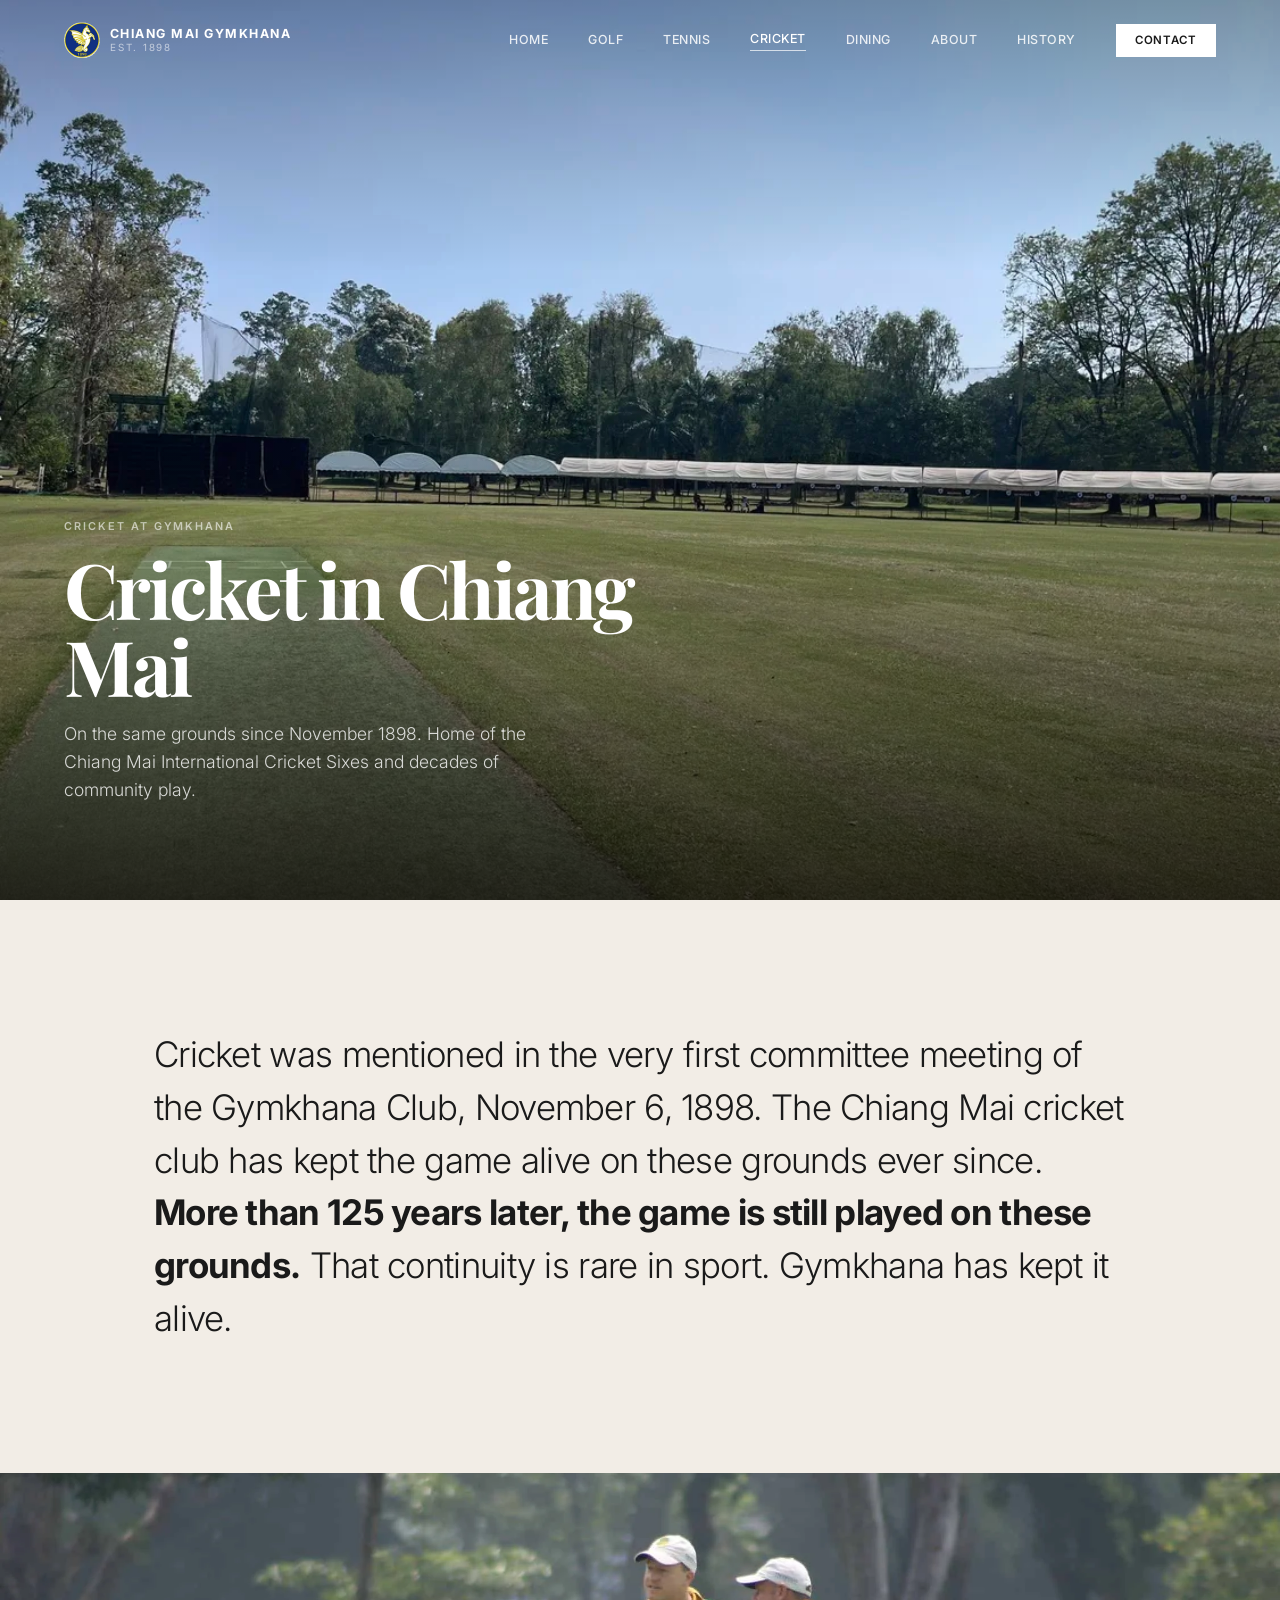
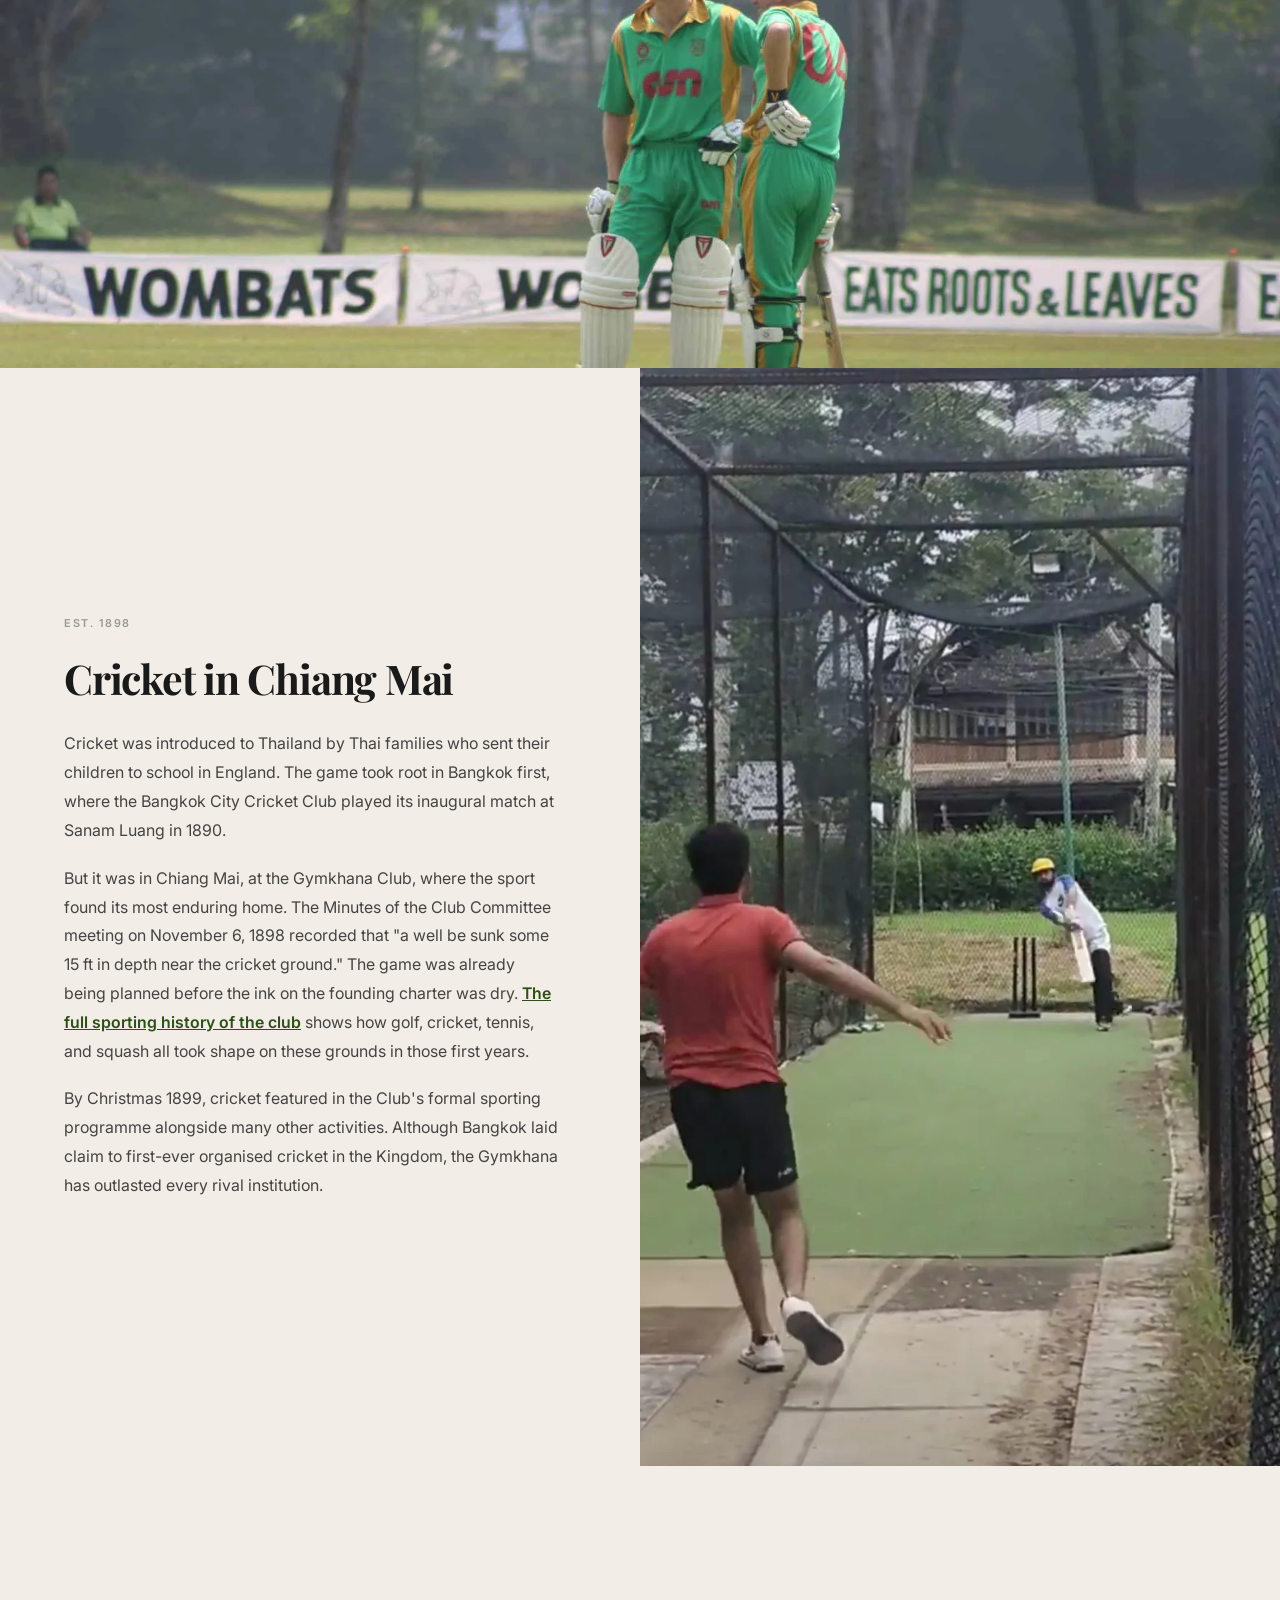
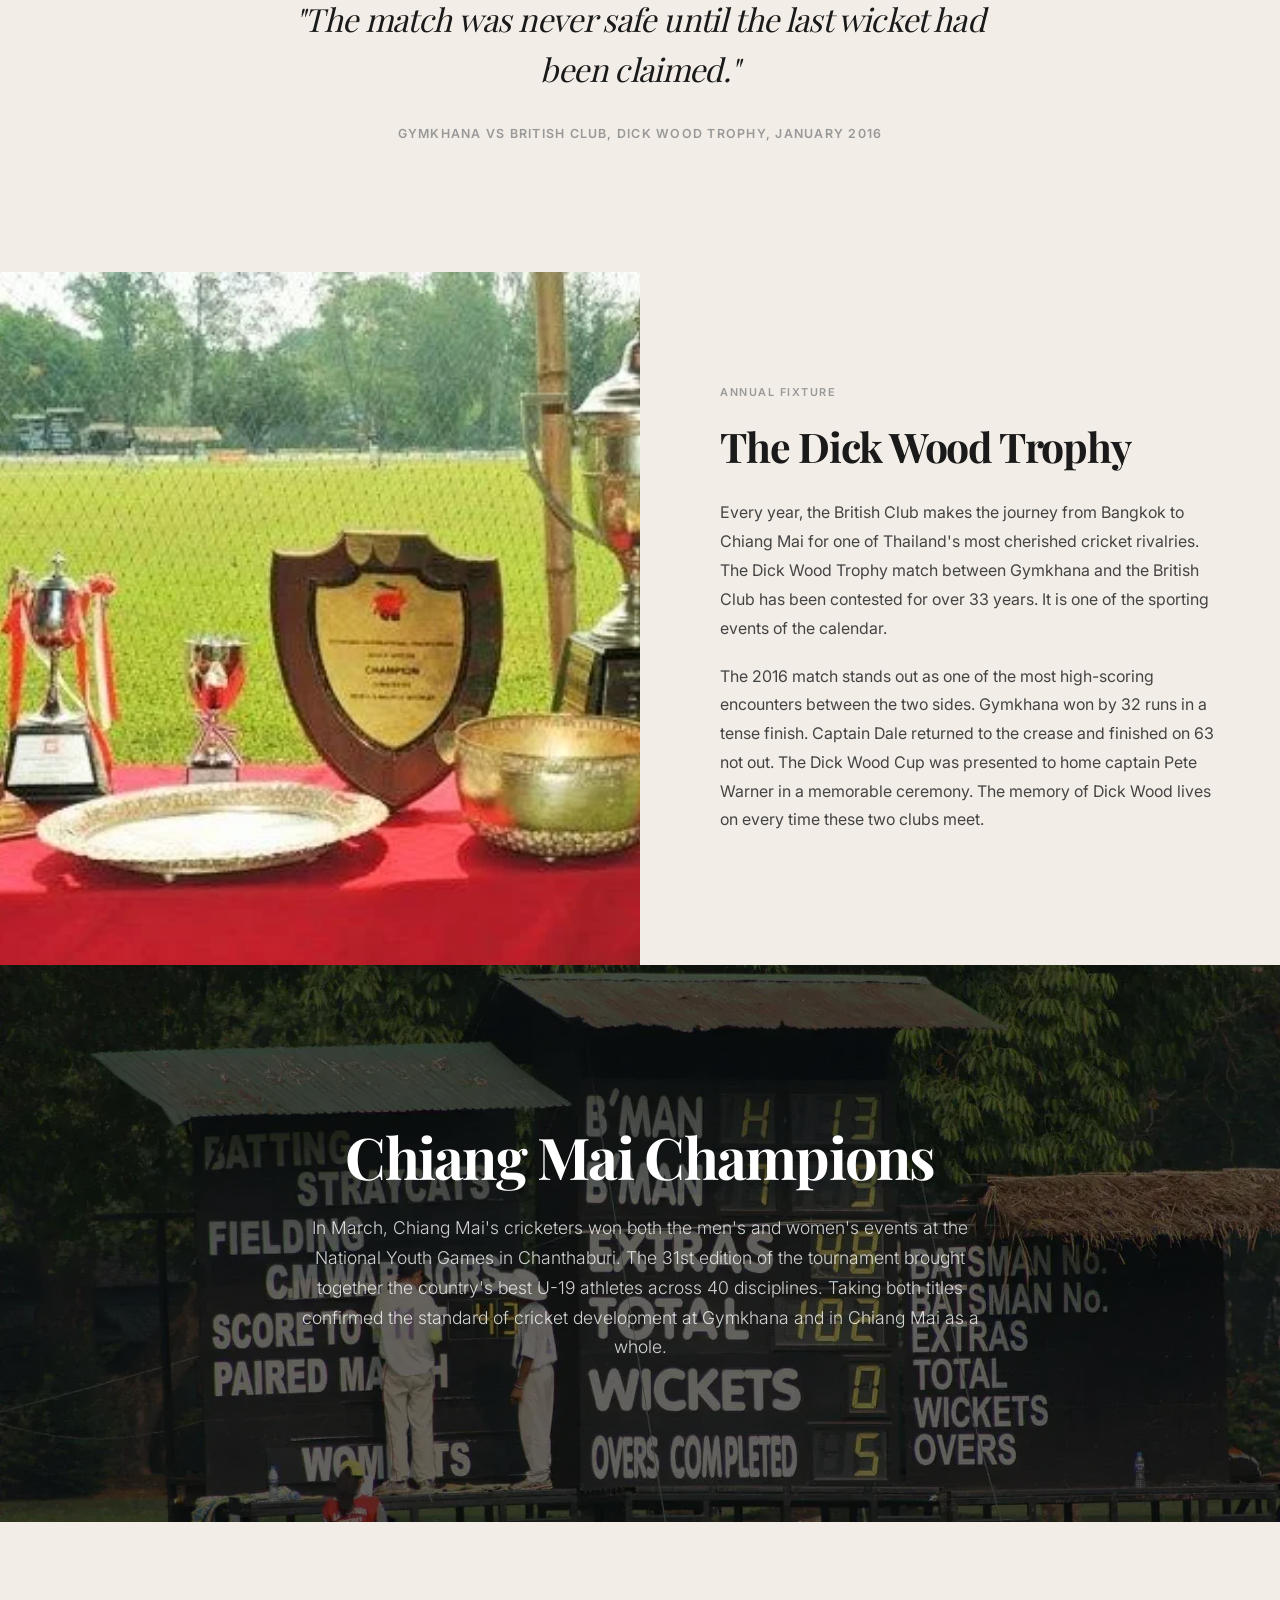
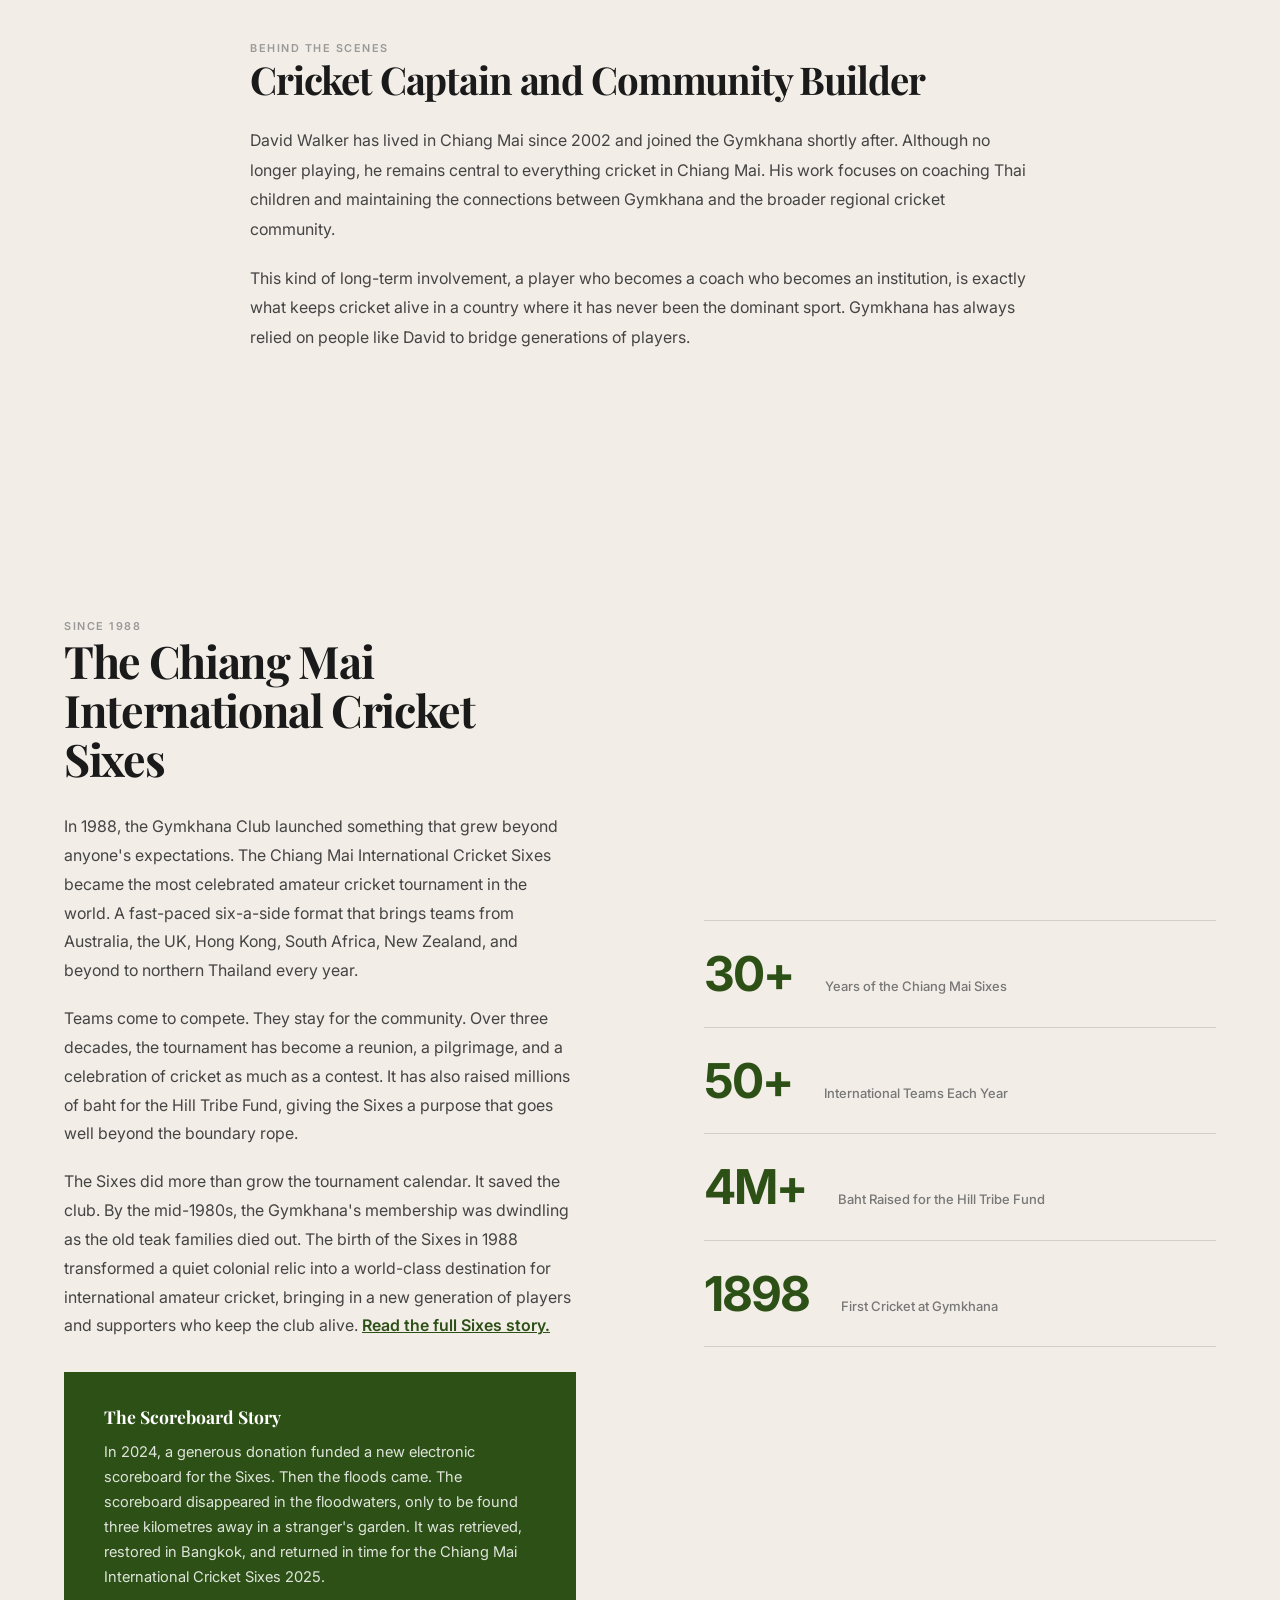
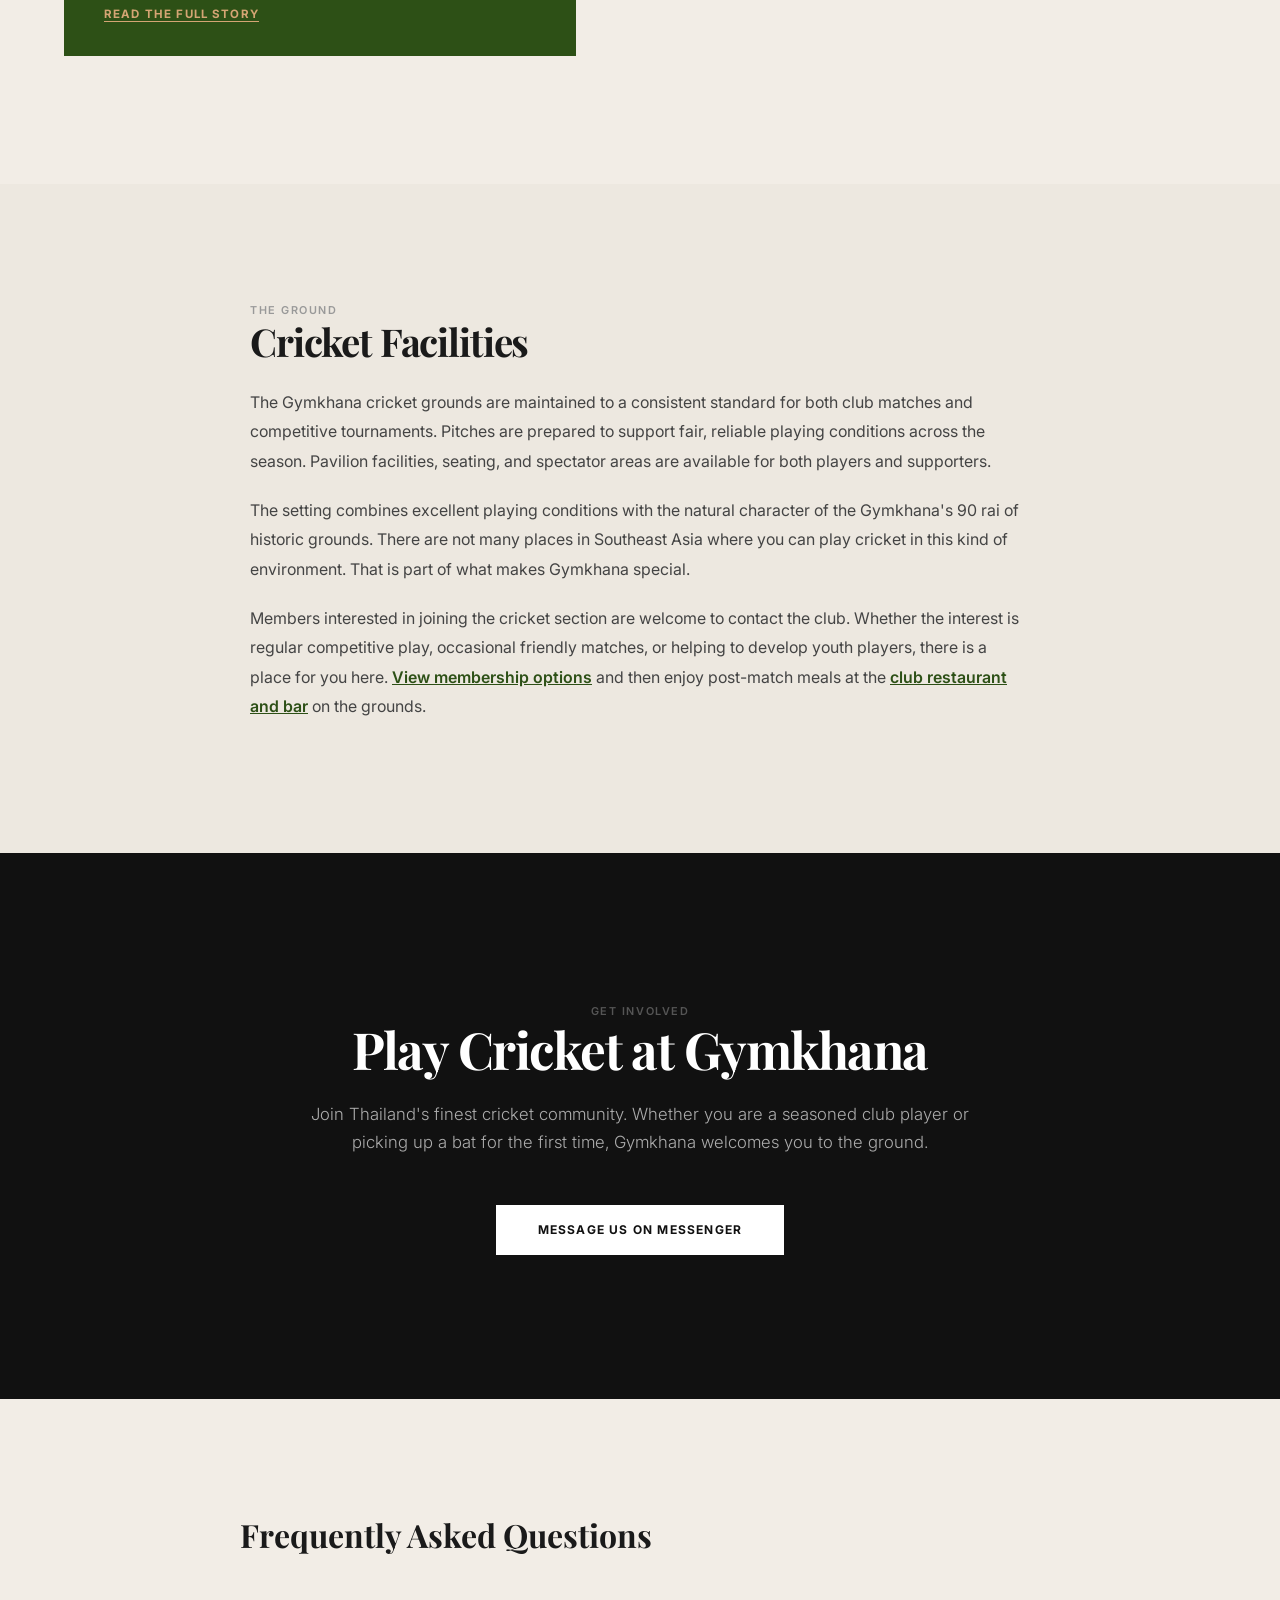
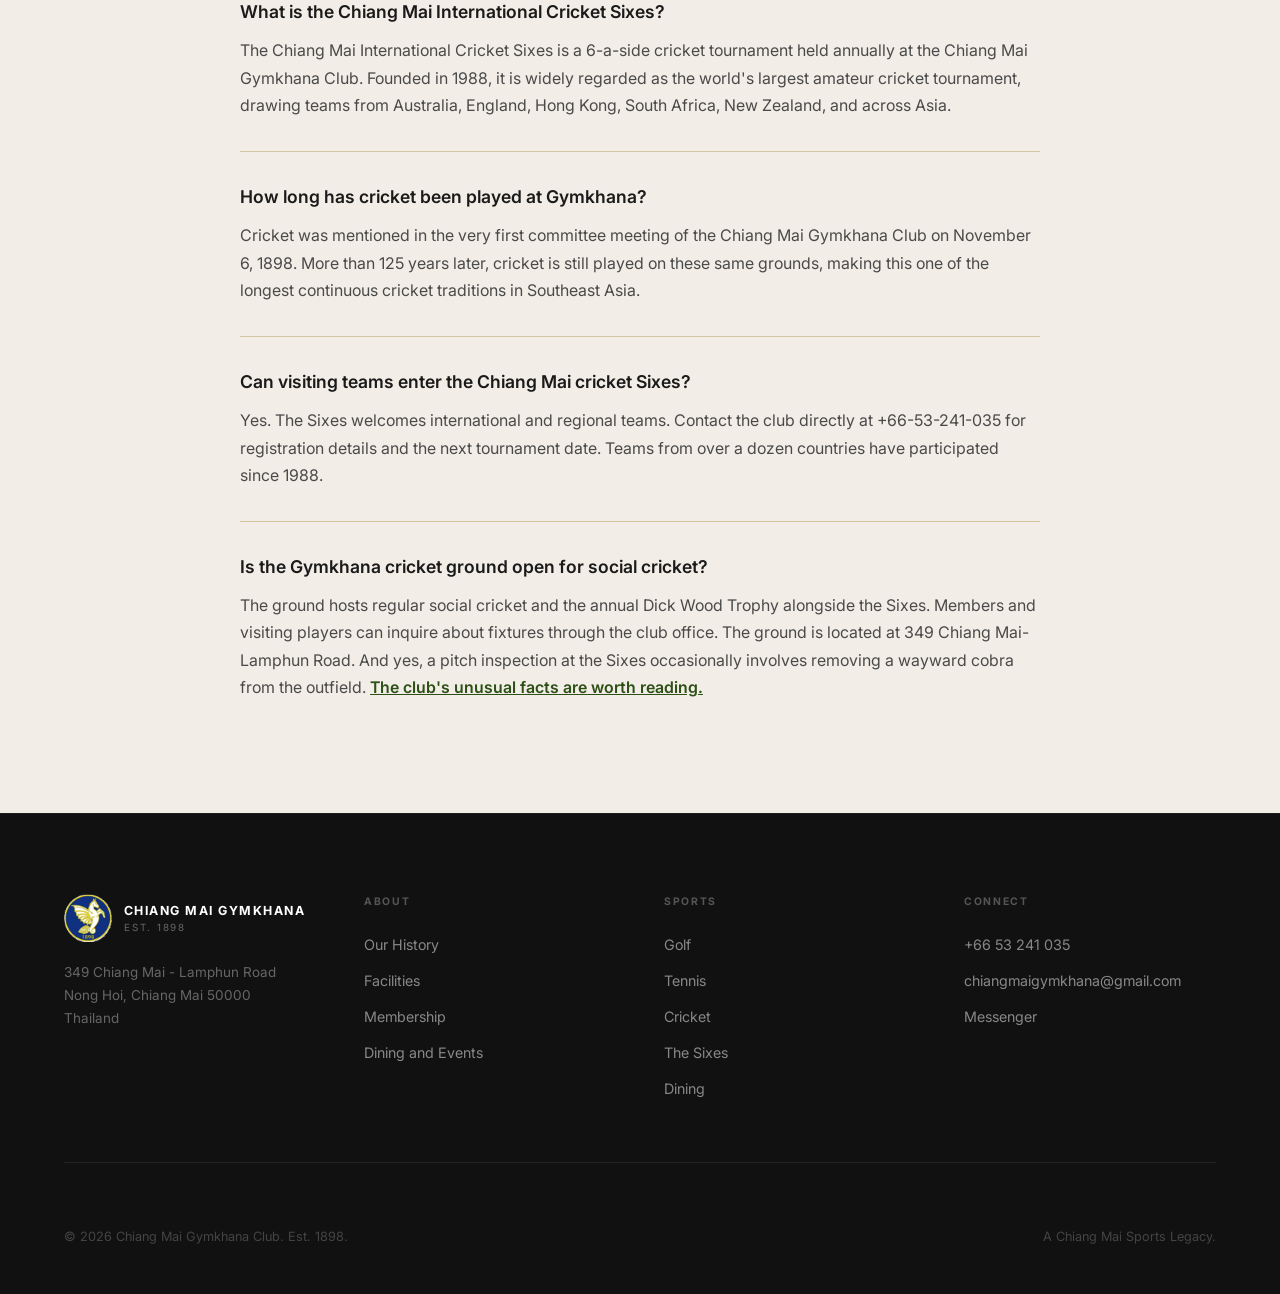
<file: pages/cricket.html>
<!DOCTYPE html>
<html lang="en">
<head>
  <!-- Google tag (gtag.js) -->
  <script async src="https://www.googletagmanager.com/gtag/js?id=G-FE5F83RLE1"></script>
  <script>
    window.dataLayer = window.dataLayer || [];
    function gtag(){dataLayer.push(arguments);}
    gtag('js', new Date());

    gtag('config', 'G-FE5F83RLE1');
  </script>

    <meta charset="UTF-8">
    <meta name="viewport" content="width=device-width, initial-scale=1.0">
    <title>Cricket in Chiang Mai | Chiang Mai Gymkhana Club</title>
    <meta name="description" content="Chiang Mai cricket at its finest. Home of the Chiang Mai International Cricket Sixes, Dick Wood Trophy, and one of Thailand's oldest cricket traditions since 1898.">
    <meta name="robots" content="index, follow">
    <link rel="canonical" href="https://chiangmaigymkhana.com/pages/cricket.html">

    <!-- Open Graph -->
    <meta property="og:type" content="website">
    <meta property="og:title" content="Cricket | Chiang Mai Gymkhana Club">
    <meta property="og:description" content="Home of the Chiang Mai International Cricket Sixes and one of Thailand's finest cricket traditions since 1898.">
    <meta property="og:image" content="https://chiangmaigymkhana.com/images/chiang-mai-gymkhana-chiangmaigymkhana-og-social.webp">
    <meta property="og:url" content="https://chiangmaigymkhana.com/pages/cricket.html">
    <meta name="twitter:card" content="summary_large_image">

    <link rel="icon" type="image/webp" href="../images/chiang-mai-gymkhana-chiangmaigymkhana-club-logo-1898-transparent-32.webp">
    <link rel="preload" href="../fonts/PlayfairDisplay-Regular.woff2" as="font" type="font/woff2" crossorigin>
    <link rel="preload" href="../fonts/PlayfairDisplay-Bold.woff2" as="font" type="font/woff2" crossorigin>
    <link rel="preload" href="../fonts/Inter_18pt-Regular.ttf" as="font" type="font/ttf" crossorigin>
    <link rel="stylesheet" href="../css/fonts.css">

    <style>
        * { margin: 0; padding: 0; box-sizing: border-box; }

        html { scroll-behavior: smooth; overflow-x: hidden; }

        body {
            font-family: 'Inter', -apple-system, sans-serif;
            color: #1a1a1a;
            background: #f2ede6;
            line-height: 1.5;
            overflow-x: hidden;
            animation: pageFadeIn 0.6s ease forwards;
        }

        h1, h2, blockquote {
            font-family: 'Playfair Display', Georgia, serif;
        }

        @keyframes pageFadeIn { from { opacity: 0; } to { opacity: 1; } }

        /* NAV */
        header {
            position: fixed;
            top: 0;
            left: 0;
            right: 0;
            z-index: 1000;
            padding: 1.4rem 4rem;
            display: flex;
            justify-content: space-between;
            align-items: center;
            transition: background 0.4s, box-shadow 0.4s;
        }

        header.scrolled {
            background: rgba(255,255,255,0.97);
            box-shadow: 0 1px 0 #efefef;
        }

        .logo {
            display: flex;
            flex-direction: row;
            align-items: center;
            gap: 10px;
            text-decoration: none;
        }

        .logo-text {
            display: flex;
            flex-direction: column;
            gap: 2px;
        }

        .logo-name {
            font-size: 0.78rem;
            font-weight: 700;
            letter-spacing: 0.12em;
            color: white;
            transition: color 0.4s;
            line-height: 1;
        }

        .logo-est {
            font-size: 0.62rem;
            font-weight: 400;
            letter-spacing: 0.18em;
            color: rgba(255,255,255,0.6);
            transition: color 0.4s;
            line-height: 1;
        }

        header.scrolled .logo-name { color: #1a1a1a; }
        header.scrolled .logo-est { color: #999; }

        nav { display: flex; gap: 2.5rem; align-items: center; }

        nav a {
            color: rgba(255,255,255,0.85);
            text-decoration: none;
            font-size: 0.78rem;
            font-weight: 500;
            letter-spacing: 0.04em;
            transition: color 0.4s, opacity 0.3s;
        }

        header.scrolled nav a { color: #1a1a1a; }
        nav a:hover { opacity: 0.55; }

        nav a.active {
            color: white;
            border-bottom: 1.5px solid rgba(255,255,255,0.7);
            padding-bottom: 2px;
        }

        header.scrolled nav a.active {
            color: #1a1a1a;
            border-bottom-color: #1a1a1a;
        }

        .nav-cta {
            background: white;
            color: #1a1a1a !important;
            padding: 0.5rem 1.2rem;
            font-weight: 600;
            font-size: 0.72rem;
            letter-spacing: 0.06em;
        }

        header.scrolled .nav-cta {
            background: #1a1a1a;
            color: white !important;
        }

        /* HERO */
        .hero {
            position: relative;
            height: 100vh;
            min-height: 600px;
            display: flex;
            align-items: flex-end;
            background: url('../images/chiang-mai-gymkhana-chiangmaigymkhana-2026-sixes-cricket-pitch.webp') center/cover no-repeat;
            overflow: hidden;
        }

        .hero::after {
            content: '';
            position: absolute;
            inset: 0;
            background: linear-gradient(to bottom, rgba(0,0,0,0.35) 0%, transparent 30%, transparent 45%, rgba(15,12,8,0.82) 100%);
        }

        .hero-content {
            position: relative;
            z-index: 2;
            padding: 0 4rem 6rem;
            width: 100%;
        }

        .hero-label {
            font-size: 0.68rem;
            font-weight: 600;
            letter-spacing: 0.18em;
            text-transform: uppercase;
            color: rgba(255,255,255,0.6);
            margin-bottom: 1rem;
        }

        .hero-title {
            font-size: clamp(2.8rem, 6vw, 5.5rem);
            font-weight: 700;
            line-height: 1.0;
            letter-spacing: -0.04em;
            color: white;
            margin-bottom: 1rem;
            max-width: 700px;
        }

        .hero-sub {
            font-size: 1.1rem;
            font-weight: 300;
            color: rgba(255,255,255,0.8);
            line-height: 1.6;
            max-width: 480px;
        }

        /* INTRO */
        .intro-statement {
            padding: 8rem 4rem;
            max-width: 1100px;
            margin: 0 auto;
        }

        .intro-statement p {
            font-size: clamp(1.5rem, 2.8vw, 2.2rem);
            font-weight: 300;
            line-height: 1.5;
            letter-spacing: -0.02em;
            color: #1a1a1a;
        }

        .intro-statement p strong {
            font-weight: 700;
        }

        /* WIDE IMAGE STRIP */
        .image-strip {
            width: 100%;
            height: 55vh;
            min-height: 360px;
            overflow: hidden;
        }

        .image-strip img {
            width: 100%;
            height: 100%;
            object-fit: cover;
            display: block;
        }

        /* STORY BLOCK */
        .story-block {
            display: grid;
            grid-template-columns: 1fr 1fr;
            min-height: 70vh;
            background: #f2ede6;
        }

        .story-block.flip { direction: rtl; }
        .story-block.flip > * { direction: ltr; }

        .story-text {
            padding: 7rem 5rem 7rem 4rem;
            display: flex;
            flex-direction: column;
            justify-content: center;
        }

        .story-block.flip .story-text {
            padding: 7rem 4rem 7rem 5rem;
        }

        .story-label {
            font-size: 0.68rem;
            font-weight: 600;
            letter-spacing: 0.14em;
            text-transform: uppercase;
            color: #999;
            margin-bottom: 1.5rem;
        }

        .story-text h2 {
            font-size: clamp(1.8rem, 3.2vw, 3rem);
            font-weight: 700;
            line-height: 1.1;
            letter-spacing: -0.03em;
            margin-bottom: 1.8rem;
        }

        .story-text p {
            font-size: 1rem;
            line-height: 1.8;
            color: #444;
            margin-bottom: 1.2rem;
        }

        .story-image {
            overflow: hidden;
        }

        .story-image img {
            width: 100%;
            height: 100%;
            object-fit: cover;
            display: block;
        }

        /* PULL QUOTE */
        .pull-quote {
            padding: 8rem 4rem;
            max-width: 860px;
            margin: 0 auto;
            text-align: center;
        }

        .pull-quote blockquote {
            font-size: clamp(1.4rem, 2.8vw, 2rem);
            font-weight: 300;
            line-height: 1.55;
            letter-spacing: -0.02em;
            color: #1a1a1a;
            font-style: italic;
        }

        .pull-quote cite {
            display: block;
            margin-top: 2rem;
            font-size: 0.78rem;
            font-weight: 600;
            letter-spacing: 0.1em;
            text-transform: uppercase;
            color: #999;
            font-style: normal;
        }

        /* SIXES SECTION */
        .sixes-section {
            padding: 8rem 4rem;
            background: #f2ede6;
        }

        .sixes-inner {
            max-width: 1200px;
            margin: 0 auto;
            display: grid;
            grid-template-columns: 1fr 1fr;
            gap: 8rem;
            align-items: center;
        }

        .sixes-text .story-label {
            margin-bottom: 1.2rem;
        }

        .sixes-text h2 {
            font-family: 'Playfair Display', Georgia, serif;
            font-size: clamp(2rem, 3.5vw, 3.2rem);
            font-weight: 700;
            line-height: 1.1;
            letter-spacing: -0.03em;
            margin-bottom: 1.8rem;
        }

        .sixes-text p {
            font-size: 1rem;
            line-height: 1.8;
            color: #444;
            margin-bottom: 1.2rem;
        }

        .sixes-stats {
            border-top: 1px solid #d4cec6;
        }

        .sixes-stat {
            display: flex;
            align-items: baseline;
            gap: 2rem;
            padding: 1.8rem 0;
            border-bottom: 1px solid #d4cec6;
        }

        .sixes-stat-number {
            font-size: 3rem;
            font-weight: 700;
            letter-spacing: -0.04em;
            color: #2d5016;
            line-height: 1;
            min-width: 5.5rem;
        }

        .sixes-stat-label {
            font-size: 0.82rem;
            color: #777;
            font-weight: 500;
            line-height: 1.4;
        }

        /* FULL BLEED DARK */
        .full-bleed-dark {
            background: url('../images/chiang-mai-gymkhana-chiangmaigymkhana-cricket-scoreboard-straycats-vs-cm-warriors.webp') center/cover no-repeat;
            background-attachment: fixed;
            position: relative;
            padding: 10rem 4rem;
            text-align: center;
        }

        .full-bleed-dark::before {
            content: '';
            position: absolute;
            inset: 0;
            background: rgba(0,0,0,0.60);
        }

        .full-bleed-dark-content {
            position: relative;
            z-index: 2;
            max-width: 720px;
            margin: 0 auto;
        }

        .full-bleed-dark h2 {
            font-size: clamp(2rem, 4.5vw, 3.8rem);
            font-weight: 700;
            line-height: 1.1;
            letter-spacing: -0.03em;
            color: white;
            margin-bottom: 1.5rem;
        }

        .full-bleed-dark p {
            font-size: 1.1rem;
            font-weight: 300;
            line-height: 1.7;
            color: rgba(255,255,255,0.8);
        }

        /* TEXT BLOCK (full width text sections) */
        .history-callout {
            background: #2d5016;
            padding: 2rem 2.5rem;
            margin: 2rem 0 0;
        }

        .history-callout h3 {
            font-family: 'Playfair Display', Georgia, serif;
            font-size: 1.1rem;
            color: white;
            margin-bottom: 0.6rem;
        }

        .history-callout p {
            font-size: 0.92rem;
            line-height: 1.7;
            color: rgba(255,255,255,0.85);
            margin-bottom: 0.6rem;
        }

        .history-callout a {
            font-size: 0.72rem;
            font-weight: 700;
            letter-spacing: 0.1em;
            text-transform: uppercase;
            color: #d4a574;
            text-decoration: none;
            border-bottom: 1px solid #d4a574;
        }

        .text-block {
            padding: 7rem 4rem;
            background: #f2ede6;
        }

        .text-block-inner {
            max-width: 780px;
            margin: 0 auto;
        }

        .text-block h2 {
            font-size: clamp(1.8rem, 3vw, 2.8rem);
            font-weight: 700;
            line-height: 1.1;
            letter-spacing: -0.03em;
            margin-bottom: 1.6rem;
        }

        .text-block p {
            font-size: 1rem;
            line-height: 1.85;
            color: #444;
            margin-bottom: 1.2rem;
        }

        .text-block-alt {
            background: #ede8e0;
        }

        /* DARK CTA */
        .dark-cta {
            background: #111;
            padding: 9rem 4rem;
            text-align: center;
        }

        .dark-cta-inner {
            max-width: 660px;
            margin: 0 auto;
        }

        .dark-cta .story-label {
            color: #555;
            margin-bottom: 1.5rem;
        }

        .dark-cta h2 {
            font-size: clamp(2.2rem, 4vw, 3.6rem);
            font-weight: 700;
            line-height: 1.1;
            letter-spacing: -0.03em;
            color: white;
            margin-bottom: 1.4rem;
        }

        .dark-cta p {
            font-size: 1.05rem;
            font-weight: 300;
            line-height: 1.7;
            color: rgba(255,255,255,0.65);
            margin-bottom: 3rem;
        }

        .dark-cta a {
            display: inline-block;
            background: white;
            color: #111;
            padding: 1rem 2.6rem;
            text-decoration: none;
            font-weight: 700;
            font-size: 0.75rem;
            letter-spacing: 0.1em;
            text-transform: uppercase;
            transition: opacity 0.3s;
        }

        .dark-cta a:hover { opacity: 0.75; }

        /* FOOTER */
        footer {
            background: #111;
            color: white;
            padding: 5rem 4rem 3rem;
            border-top: 1px solid #1e1e1e;
        }

        .footer-inner {
            max-width: 1200px;
            margin: 0 auto;
            display: grid;
            grid-template-columns: repeat(4, 1fr);
            gap: 3rem;
            margin-bottom: 4rem;
            padding-bottom: 3rem;
            border-bottom: 1px solid #222;
        }

        .footer-column h4 {
            font-size: 0.65rem;
            font-weight: 700;
            text-transform: uppercase;
            letter-spacing: 0.16em;
            color: #555;
            margin-bottom: 1.5rem;
        }

        .footer-column a {
            display: block;
            color: #888;
            text-decoration: none;
            font-size: 0.9rem;
            margin-bottom: 0.9rem;
            transition: color 0.2s;
            font-weight: 400;
        }

        .footer-column a:hover { color: white; }

        .footer-bottom {
            max-width: 1200px;
            margin: 0 auto;
            display: flex;
            justify-content: space-between;
            align-items: center;
            color: #444;
            font-size: 0.8rem;
        }

        /* REVEAL */
        .reveal {
            opacity: 0;
            transform: translateY(28px);
            transition: opacity 0.8s cubic-bezier(0.16, 1, 0.3, 1), transform 0.8s cubic-bezier(0.16, 1, 0.3, 1);
        }

        .reveal.visible { opacity: 1; transform: translateY(0); }

        /* RESPONSIVE */
        @media (max-width: 1024px) {
            header { padding: 1.2rem 2rem; }
            .intro-statement { padding: 6rem 2rem; }
            .story-block { grid-template-columns: 1fr; min-height: auto; }
            .story-block.flip { direction: ltr; }
            .story-text { padding: 5rem 2rem; }
            .story-block.flip .story-text { padding: 5rem 2rem; }
            .story-image { height: 55vw; min-height: 300px; }
            .sixes-section { padding: 5rem 2rem; }
            .sixes-inner { grid-template-columns: 1fr; gap: 4rem; }
            .pull-quote { padding: 5rem 2rem; }
            .full-bleed-dark { padding: 7rem 2rem; }
            .text-block { padding: 5rem 2rem; }
            .dark-cta { padding: 7rem 2rem; }
        }

                .hamburger { display: none; flex-direction: column; gap: 5px; cursor: pointer; padding: 4px; }
        .hamburger span { width: 22px; height: 2px; background: white; transition: background 0.4s; display: block; }
        header.scrolled .hamburger span { background: #1a1a1a; }

        @media (max-width: 768px) {
            nav { display: none; }
            nav.open {
                display: flex; flex-direction: column;
                position: fixed; inset: 0; background: rgba(0,0,0,0.96);
                justify-content: center; align-items: center; gap: 2rem; z-index: 999;
            }
            nav.open a { font-size: 1.4rem; color: white; }
            .hamburger { display: flex; z-index: 1001; }
            .hero-content { padding: 2rem 2rem 4rem; }
            .footer-inner { grid-template-columns: repeat(2, 1fr); gap: 2rem; }
            footer { padding: 3rem 1.5rem 2rem; }
            .full-bleed-dark { background-attachment: scroll; }
            .footer-bottom { flex-direction: column; gap: 1rem; text-align: center; }
        }
    </style>
    <script type="application/ld+json">
    {
      "@context": "https://schema.org",
      "@type": "SportsEvent",
      "name": "Chiang Mai International Cricket Sixes 2025",
      "description": "The world's largest amateur cricket tournament. 6-a-side format. Teams from Australia, UK, Hong Kong, South Africa and beyond.",
      "url": "https://chiangmaigymkhana.com/pages/cricket.html",
      "location": {
        "@type": "SportsActivityLocation",
        "name": "Chiang Mai Gymkhana Club",
        "address": {
          "@type": "PostalAddress",
          "streetAddress": "349 Chiang Mai - Lamphun Road",
          "addressLocality": "Chiang Mai",
          "addressCountry": "TH"
        }
      },
      "organizer": {
        "@type": "SportsClub",
        "name": "Chiang Mai Gymkhana Club"
      }
    }
    </script>    <script type="application/ld+json">
{
  "@context": "https://schema.org",
  "@type": "FAQPage",
  "mainEntity": [
    {
      "@type": "Question",
      "name": "What is the Chiang Mai International Cricket Sixes?",
      "acceptedAnswer": {
        "@type": "Answer",
        "text": "The Chiang Mai International Cricket Sixes is a 6-a-side cricket tournament held annually at the Chiang Mai Gymkhana Club. Founded in 1988, it is widely regarded as the world's largest amateur cricket tournament, drawing teams from Australia, England, Hong Kong, South Africa, New Zealand, and across Asia."
      }
    },
    {
      "@type": "Question",
      "name": "How long has cricket been played at Gymkhana?",
      "acceptedAnswer": {
        "@type": "Answer",
        "text": "Cricket was mentioned in the very first committee meeting of the Chiang Mai Gymkhana Club on November 6, 1898. More than 125 years later, cricket is still played on these same grounds."
      }
    },
    {
      "@type": "Question",
      "name": "Can visiting teams enter the Chiang Mai cricket Sixes?",
      "acceptedAnswer": {
        "@type": "Answer",
        "text": "Yes. The Sixes welcomes international and regional teams. Contact the club directly at +66-53-241-035 for registration details and the next tournament date."
      }
    }
  ]
}
    </script>
</head>
<body>

    <!-- HEADER -->
    <header id="site-header">
        <a href="../index.html" class="logo">
            <img src="../images/chiang-mai-gymkhana-chiangmaigymkhana-club-logo-1898-transparent-72.webp" alt="Chiang Mai Gymkhana Club" style="height:36px;width:36px;object-fit:contain;">
            <div class="logo-text">
                <span class="logo-name">CHIANG MAI GYMKHANA</span>
                <span class="logo-est">EST. 1898</span>
            </div>
        </a>
        <nav id="main-nav">
            <a href="../index.html">HOME</a>
            <a href="golf.html">GOLF</a>
            <a href="tennis.html">TENNIS</a>
            <a href="cricket.html" class="active">CRICKET</a>
            <a href="restaurant.html">DINING</a>
            <a href="about.html">ABOUT</a>
            <a href="history.html">HISTORY</a>
            <a href="https://m.me/chiangmai.gymkhana" class="nav-cta" target="_blank">CONTACT</a>
        </nav>
        <div class="hamburger" id="hamburger" aria-label="Menu"><span></span><span></span><span></span></div>
    </header>

    <!-- HERO -->
    <section class="hero">
        <div class="hero-content">
            <p class="hero-label">Cricket at Gymkhana</p>
            <h1 class="hero-title">Cricket in Chiang Mai</h1>
            <p class="hero-sub">On the same grounds since November 1898. Home of the Chiang Mai International Cricket Sixes and decades of community play.</p>
        </div>
    </section>

    <!-- INTRO -->
    <div class="intro-statement reveal">
        <p>Cricket was mentioned in the very first committee meeting of the Gymkhana Club, November 6, 1898. The Chiang Mai cricket club has kept the game alive on these grounds ever since. <strong>More than 125 years later, the game is still played on these grounds.</strong> That continuity is rare in sport. Gymkhana has kept it alive.</p>
    </div>

    <!-- WIDE IMAGE STRIP -->
    <div class="image-strip reveal">
        <img src="../images/chiang-mai-gymkhana-chiangmaigymkhana-cricket-two-batsmen-green-gold-kit.webp" alt="Two batsmen in green and gold kit at Chiang Mai Gymkhana Cricket Ground" width="1200" height="660">
    </div>

    <!-- STORY: HISTORY -->
    <section class="story-block reveal">
        <div class="story-text">
            <span class="story-label">Est. 1898</span>
            <h2>Cricket in Chiang Mai</h2>
            <p>Cricket was introduced to Thailand by Thai families who sent their children to school in England. The game took root in Bangkok first, where the Bangkok City Cricket Club played its inaugural match at Sanam Luang in 1890.</p>
            <p>But it was in Chiang Mai, at the Gymkhana Club, where the sport found its most enduring home. The Minutes of the Club Committee meeting on November 6, 1898 recorded that "a well be sunk some 15 ft in depth near the cricket ground." The game was already being planned before the ink on the founding charter was dry. <a href="history.html#sport-society" style="color:#2d5016;font-weight:600;">The full sporting history of the club</a> shows how golf, cricket, tennis, and squash all took shape on these grounds in those first years.</p>
            <p>By Christmas 1899, cricket featured in the Club's formal sporting programme alongside many other activities. Although Bangkok laid claim to first-ever organised cricket in the Kingdom, the Gymkhana has outlasted every rival institution.</p>
        </div>
        <div class="story-image">
            <img src="../images/chiang-mai-gymkhana-chiangmaigymkhana-cricket-nets-batting-practice.webp" alt="Batsman at the cricket nets during batting practice at Chiang Mai Gymkhana Club" width="660" height="500">
        </div>
    </section>

    <!-- PULL QUOTE -->
    <div class="pull-quote reveal">
        <blockquote>"The match was never safe until the last wicket had been claimed."</blockquote>
        <cite>Gymkhana vs British Club, Dick Wood Trophy, January 2016</cite>
    </div>

    <!-- STORY: DICK WOOD TROPHY -->
    <section class="story-block flip reveal">
        <div class="story-text">
            <span class="story-label">Annual Fixture</span>
            <h2>The Dick Wood Trophy</h2>
            <p>Every year, the British Club makes the journey from Bangkok to Chiang Mai for one of Thailand's most cherished cricket rivalries. The Dick Wood Trophy match between Gymkhana and the British Club has been contested for over 33 years. It is one of the sporting events of the calendar.</p>
            <p>The 2016 match stands out as one of the most high-scoring encounters between the two sides. Gymkhana won by 32 runs in a tense finish. Captain Dale returned to the crease and finished on 63 not out. The Dick Wood Cup was presented to home captain Pete Warner in a memorable ceremony. The memory of Dick Wood lives on every time these two clubs meet.</p>
        </div>
        <div class="story-image">
            <img src="../images/chiang-mai-gymkhana-chiangmaigymkhana-2016-sixes-cricket-silverware.webp" alt="Cricket silverware from the 2016 Chiang Mai Gymkhana Sixes" width="660" height="500">
        </div>
    </section>

    <!-- FULL BLEED DARK -->
    <div class="full-bleed-dark reveal">
        <div class="full-bleed-dark-content">
            <h2>Chiang Mai Champions</h2>
            <p>In March, Chiang Mai's cricketers won both the men's and women's events at the National Youth Games in Chanthaburi. The 31st edition of the tournament brought together the country's best U-19 athletes across 40 disciplines. Taking both titles confirmed the standard of cricket development at Gymkhana and in Chiang Mai as a whole.</p>
        </div>
    </div>

    <!-- TEXT BLOCK: LEADERSHIP -->
    <div class="text-block reveal">
        <div class="text-block-inner">
            <span class="story-label">Behind the scenes</span>
            <h2>Cricket Captain and Community Builder</h2>
            <p>David Walker has lived in Chiang Mai since 2002 and joined the Gymkhana shortly after. Although no longer playing, he remains central to everything cricket in Chiang Mai. His work focuses on coaching Thai children and maintaining the connections between Gymkhana and the broader regional cricket community.</p>
            <p>This kind of long-term involvement, a player who becomes a coach who becomes an institution, is exactly what keeps cricket alive in a country where it has never been the dominant sport. Gymkhana has always relied on people like David to bridge generations of players.</p>
        </div>
    </div>

    <!-- THE SIXES -->
    <section class="sixes-section">
        <div class="sixes-inner">
            <div class="sixes-text reveal">
                <span class="story-label">Since 1988</span>
                <h2>The Chiang Mai International Cricket Sixes</h2>
                <p>In 1988, the Gymkhana Club launched something that grew beyond anyone's expectations. The Chiang Mai International Cricket Sixes became the most celebrated amateur cricket tournament in the world. A fast-paced six-a-side format that brings teams from Australia, the UK, Hong Kong, South Africa, New Zealand, and beyond to northern Thailand every year.</p>
                <p>Teams come to compete. They stay for the community. Over three decades, the tournament has become a reunion, a pilgrimage, and a celebration of cricket as much as a contest. It has also raised millions of baht for the Hill Tribe Fund, giving the Sixes a purpose that goes well beyond the boundary rope.</p>
                <p>The Sixes did more than grow the tournament calendar. It saved the club. By the mid-1980s, the Gymkhana's membership was dwindling as the old teak families died out. The birth of the Sixes in 1988 transformed a quiet colonial relic into a world-class destination for international amateur cricket, bringing in a new generation of players and supporters who keep the club alive. <a href="history.html#sixes" style="color:#2d5016;font-weight:600;">Read the full Sixes story.</a></p>

                <div class="history-callout">
                    <h3>The Scoreboard Story</h3>
                    <p>In 2024, a generous donation funded a new electronic scoreboard for the Sixes. Then the floods came. The scoreboard disappeared in the floodwaters, only to be found three kilometres away in a stranger's garden. It was retrieved, restored in Bangkok, and returned in time for the Chiang Mai International Cricket Sixes 2025.</p>
                    <a href="history.html#sixes">Read the full story</a>
                </div>
            </div>
            <div class="sixes-stats reveal">
                <div class="sixes-stat">
                    <div class="sixes-stat-number">30+</div>
                    <div class="sixes-stat-label">Years of the Chiang Mai Sixes</div>
                </div>
                <div class="sixes-stat">
                    <div class="sixes-stat-number">50+</div>
                    <div class="sixes-stat-label">International Teams Each Year</div>
                </div>
                <div class="sixes-stat">
                    <div class="sixes-stat-number">4M+</div>
                    <div class="sixes-stat-label">Baht Raised for the Hill Tribe Fund</div>
                </div>
                <div class="sixes-stat">
                    <div class="sixes-stat-number">1898</div>
                    <div class="sixes-stat-label">First Cricket at Gymkhana</div>
                </div>
            </div>
        </div>
    </section>

    <!-- TEXT BLOCK: FACILITIES -->
    <div class="text-block text-block-alt reveal">
        <div class="text-block-inner">
            <span class="story-label">The Ground</span>
            <h2>Cricket Facilities</h2>
            <p>The Gymkhana cricket grounds are maintained to a consistent standard for both club matches and competitive tournaments. Pitches are prepared to support fair, reliable playing conditions across the season. Pavilion facilities, seating, and spectator areas are available for both players and supporters.</p>
            <p>The setting combines excellent playing conditions with the natural character of the Gymkhana's 90 rai of historic grounds. There are not many places in Southeast Asia where you can play cricket in this kind of environment. That is part of what makes Gymkhana special.</p>
            <p>Members interested in joining the cricket section are welcome to contact the club. Whether the interest is regular competitive play, occasional friendly matches, or helping to develop youth players, there is a place for you here. <a href="about.html" style="color:#2d5016;font-weight:600;">View membership options</a> and then enjoy post-match meals at the <a href="restaurant.html" style="color:#2d5016;font-weight:600;">club restaurant and bar</a> on the grounds.</p>
        </div>
    </div>

    <!-- DARK CTA -->
    <section class="dark-cta">
        <div class="dark-cta-inner">
            <span class="story-label">Get Involved</span>
            <h2>Play Cricket at Gymkhana</h2>
            <p>Join Thailand's finest cricket community. Whether you are a seasoned club player or picking up a bat for the first time, Gymkhana welcomes you to the ground.</p>
            <a href="https://m.me/chiangmai.gymkhana" target="_blank">Message Us on Messenger</a>
        </div>
    </section>

    <!-- FAQ -->
    <section style="background:#f2ede6; padding:7rem 4rem;">
        <div style="max-width:800px; margin:0 auto;">
            <h2 style="font-family:'Playfair Display',Georgia,serif; font-size:2rem; color:#1a1a1a; margin-bottom:40px;">Frequently Asked Questions</h2>

            <div itemscope itemprop="mainEntity" itemtype="https://schema.org/Question" style="margin-bottom:32px; border-bottom:1px solid #d4c4a0; padding-bottom:32px;">
                <h3 itemprop="name" style="font-size:1.1rem; font-weight:600; color:#1a1a1a; margin-bottom:12px;">What is the Chiang Mai International Cricket Sixes?</h3>
                <div itemscope itemprop="acceptedAnswer" itemtype="https://schema.org/Answer">
                    <p itemprop="text" style="color:#4a4a4a; line-height:1.7;">The Chiang Mai International Cricket Sixes is a 6-a-side cricket tournament held annually at the Chiang Mai Gymkhana Club. Founded in 1988, it is widely regarded as the world's largest amateur cricket tournament, drawing teams from Australia, England, Hong Kong, South Africa, New Zealand, and across Asia.</p>
                </div>
            </div>

            <div itemscope itemprop="mainEntity" itemtype="https://schema.org/Question" style="margin-bottom:32px; border-bottom:1px solid #d4c4a0; padding-bottom:32px;">
                <h3 itemprop="name" style="font-size:1.1rem; font-weight:600; color:#1a1a1a; margin-bottom:12px;">How long has cricket been played at Gymkhana?</h3>
                <div itemscope itemprop="acceptedAnswer" itemtype="https://schema.org/Answer">
                    <p itemprop="text" style="color:#4a4a4a; line-height:1.7;">Cricket was mentioned in the very first committee meeting of the Chiang Mai Gymkhana Club on November 6, 1898. More than 125 years later, cricket is still played on these same grounds, making this one of the longest continuous cricket traditions in Southeast Asia.</p>
                </div>
            </div>

            <div itemscope itemprop="mainEntity" itemtype="https://schema.org/Question" style="margin-bottom:32px; border-bottom:1px solid #d4c4a0; padding-bottom:32px;">
                <h3 itemprop="name" style="font-size:1.1rem; font-weight:600; color:#1a1a1a; margin-bottom:12px;">Can visiting teams enter the Chiang Mai cricket Sixes?</h3>
                <div itemscope itemprop="acceptedAnswer" itemtype="https://schema.org/Answer">
                    <p itemprop="text" style="color:#4a4a4a; line-height:1.7;">Yes. The Sixes welcomes international and regional teams. Contact the club directly at +66-53-241-035 for registration details and the next tournament date. Teams from over a dozen countries have participated since 1988.</p>
                </div>
            </div>

            <div itemscope itemprop="mainEntity" itemtype="https://schema.org/Question">
                <h3 itemprop="name" style="font-size:1.1rem; font-weight:600; color:#1a1a1a; margin-bottom:12px;">Is the Gymkhana cricket ground open for social cricket?</h3>
                <div itemscope itemprop="acceptedAnswer" itemtype="https://schema.org/Answer">
                    <p itemprop="text" style="color:#4a4a4a; line-height:1.7;">The ground hosts regular social cricket and the annual Dick Wood Trophy alongside the Sixes. Members and visiting players can inquire about fixtures through the club office. The ground is located at 349 Chiang Mai-Lamphun Road. And yes, a pitch inspection at the Sixes occasionally involves removing a wayward cobra from the outfield. <a href="history.html#trivia" style="color:#2d5016;font-weight:600;">The club's unusual facts are worth reading.</a></p>
                </div>
            </div>
        </div>
    </section>

    <!-- FOOTER -->
    <footer>
        <div class="footer-inner">
            <div class="footer-column">
                <div style="display:flex;align-items:center;gap:12px;margin-bottom:1.2rem;">
                    <img src="../images/chiang-mai-gymkhana-chiangmaigymkhana-club-logo-1898-transparent-128.webp" alt="Chiang Mai Gymkhana Club" style="height:48px;width:48px;object-fit:contain;flex-shrink:0;">
                    <div>
                        <div style="color:white;font-size:0.78rem;font-weight:700;letter-spacing:0.12em;line-height:1.2;">CHIANG MAI GYMKHANA</div>
                        <div style="color:#666;font-size:0.62rem;letter-spacing:0.18em;line-height:1;margin-top:4px;">EST. 1898</div>
                    </div>
                </div>
                <p style="color:#666;font-size:0.85rem;line-height:1.7;">349 Chiang Mai - Lamphun Road<br>Nong Hoi, Chiang Mai 50000<br>Thailand</p>
            </div>
            <div class="footer-column">
                <h4>About</h4>
                <a href="about.html">Our History</a>
                <a href="about.html">Facilities</a>
                <a href="about.html">Membership</a>
                <a href="restaurant.html">Dining and Events</a>
            </div>
            <div class="footer-column">
                <h4>Sports</h4>
                <a href="golf.html">Golf</a>
                <a href="tennis.html">Tennis</a>
                <a href="cricket.html">Cricket</a>
                <a href="cricket.html">The Sixes</a>
                <a href="restaurant.html">Dining</a>
            </div>
            <div class="footer-column">
                <h4>Connect</h4>
                <a href="tel:+6653241035">+66 53 241 035</a>
                <a href="mailto:chiangmaigymkhana@gmail.com">chiangmaigymkhana@gmail.com</a>
                <a href="https://m.me/chiangmai.gymkhana" target="_blank">Messenger</a>
            </div>
        </div>
        <div class="footer-bottom">
            <span>&copy; 2026 Chiang Mai Gymkhana Club. Est. 1898.</span>
            <span>A Chiang Mai Sports Legacy.</span>
        </div>
    </footer>

    <script>
        // Nav scroll
        const header = document.getElementById('site-header');
        window.addEventListener('scroll', () => {
            header.classList.toggle('scrolled', window.scrollY > 60);
        });

        // Scroll Reveal
        const revealObserver = new IntersectionObserver((entries) => {
            entries.forEach(entry => {
                if (entry.isIntersecting) {
                    entry.target.classList.add('visible');
                    revealObserver.unobserve(entry.target);
                }
            });
        }, { threshold: 0.06 });

        document.querySelectorAll('.reveal').forEach(el => revealObserver.observe(el));
    const hamburger = document.getElementById('hamburger');
    const mainNav = document.getElementById('main-nav');
    if (hamburger && mainNav) {
        hamburger.addEventListener('click', () => mainNav.classList.toggle('open'));
    }
    </script>

    <!-- Cloudflare Web Analytics -->
    <script type='module' src='https://static.cloudflareinsights.com/beacon.min.js' data-cf-beacon='{"token": "751a2fb6e7e645e3aa7267cfcfa8bed6"}'></script>
    <!-- End Cloudflare Web Analytics -->
</body>
</html>
</file>
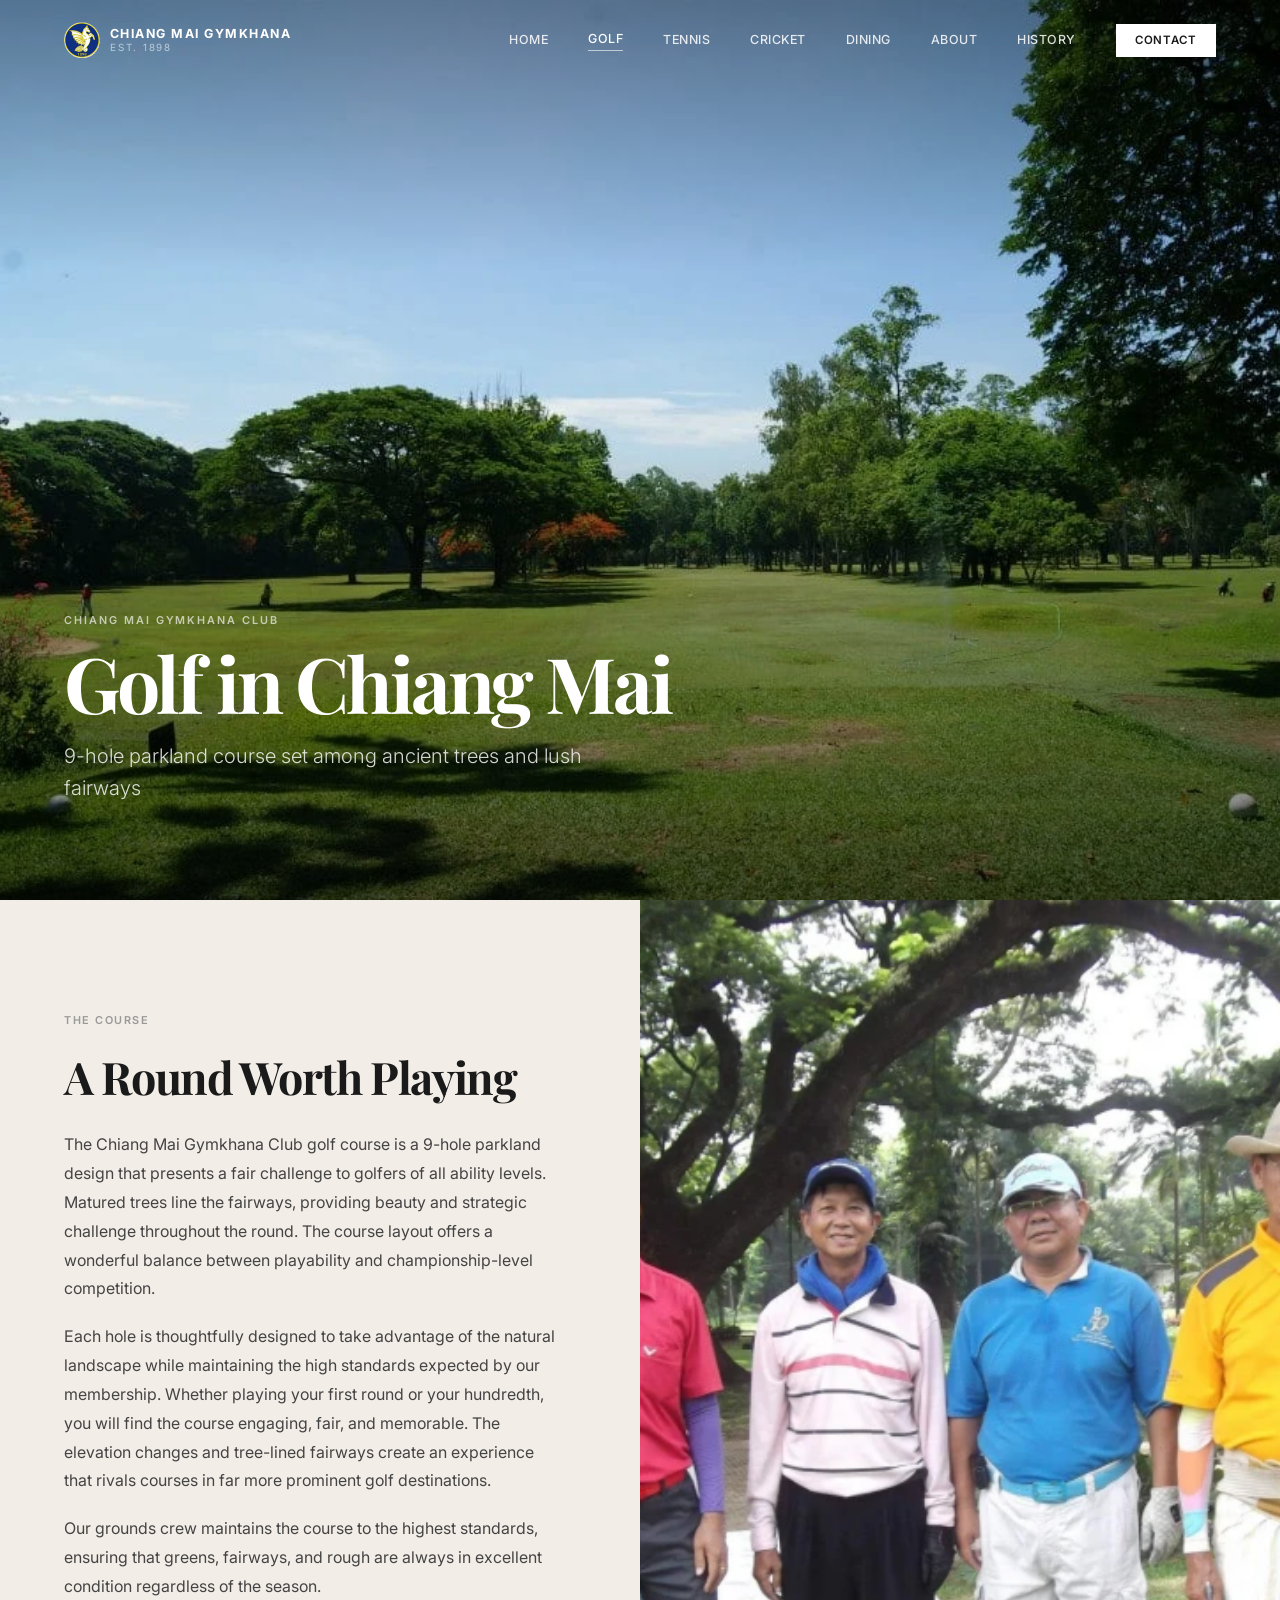
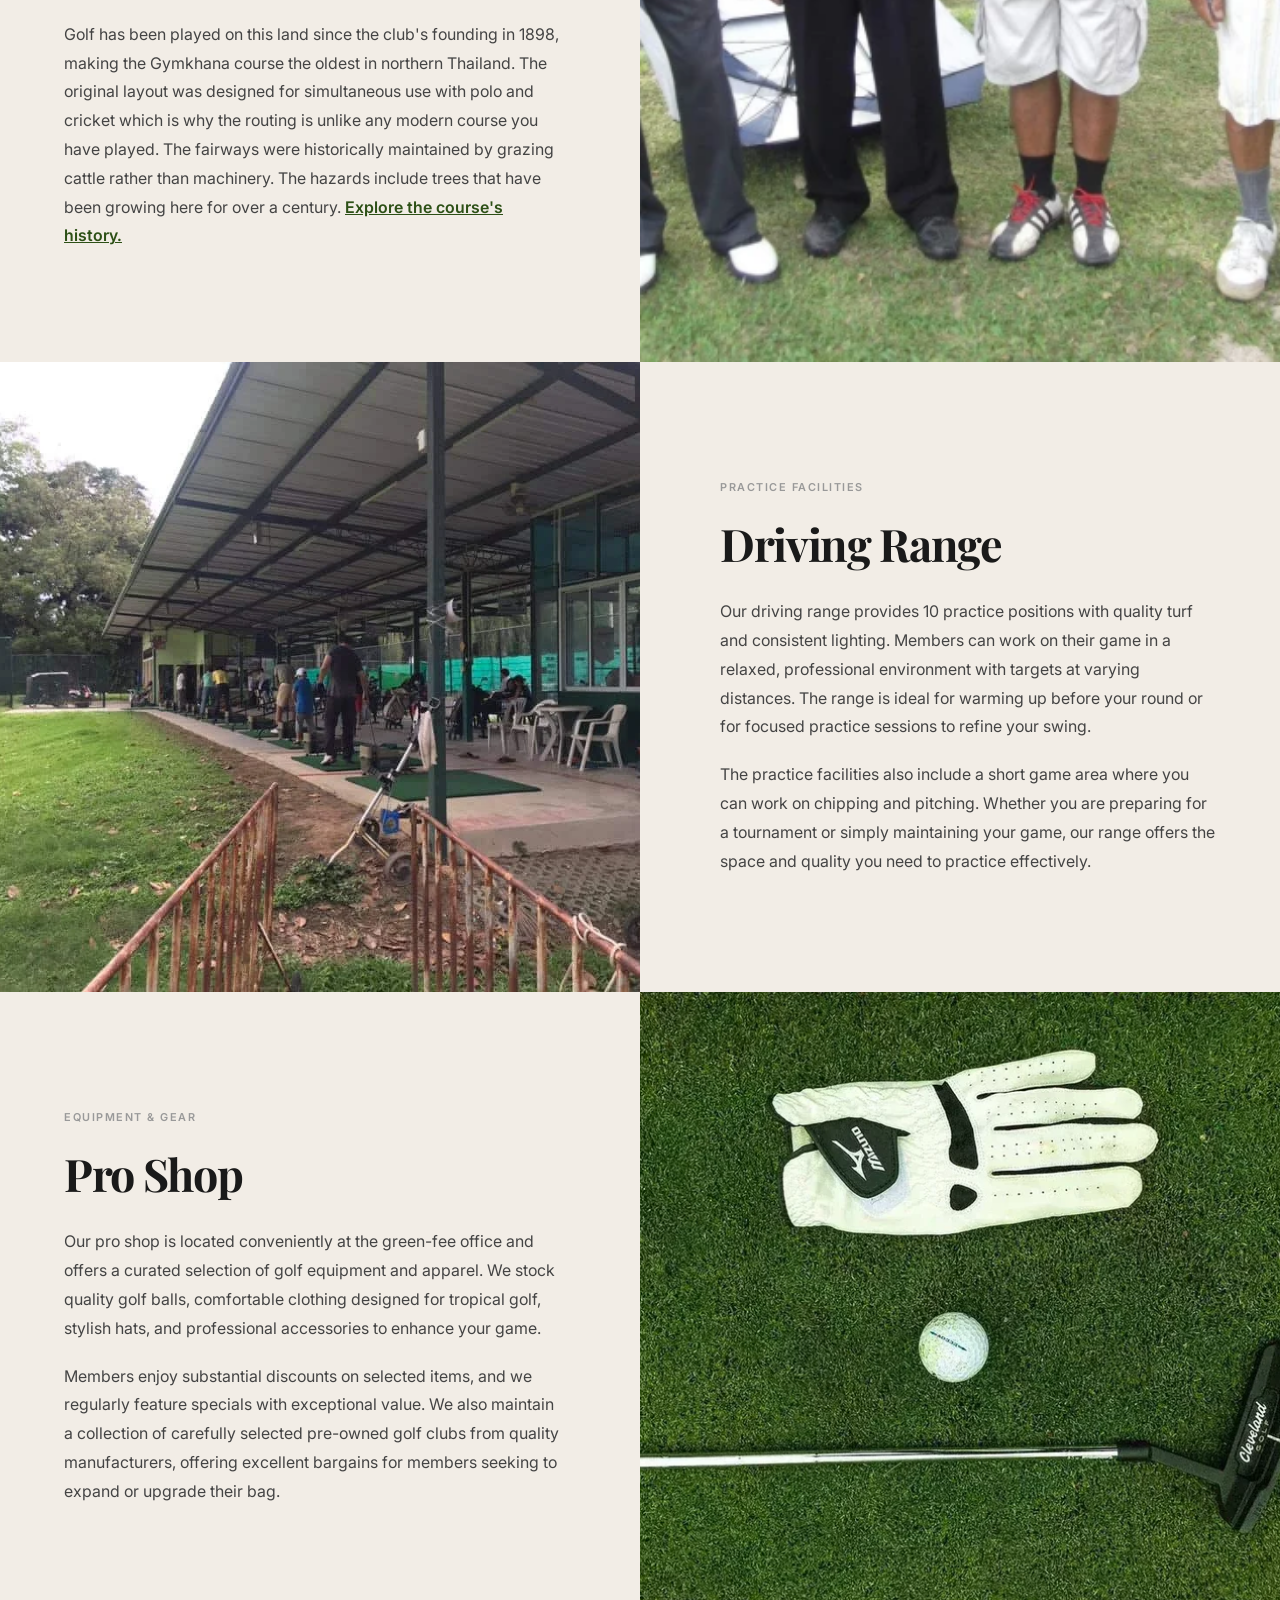
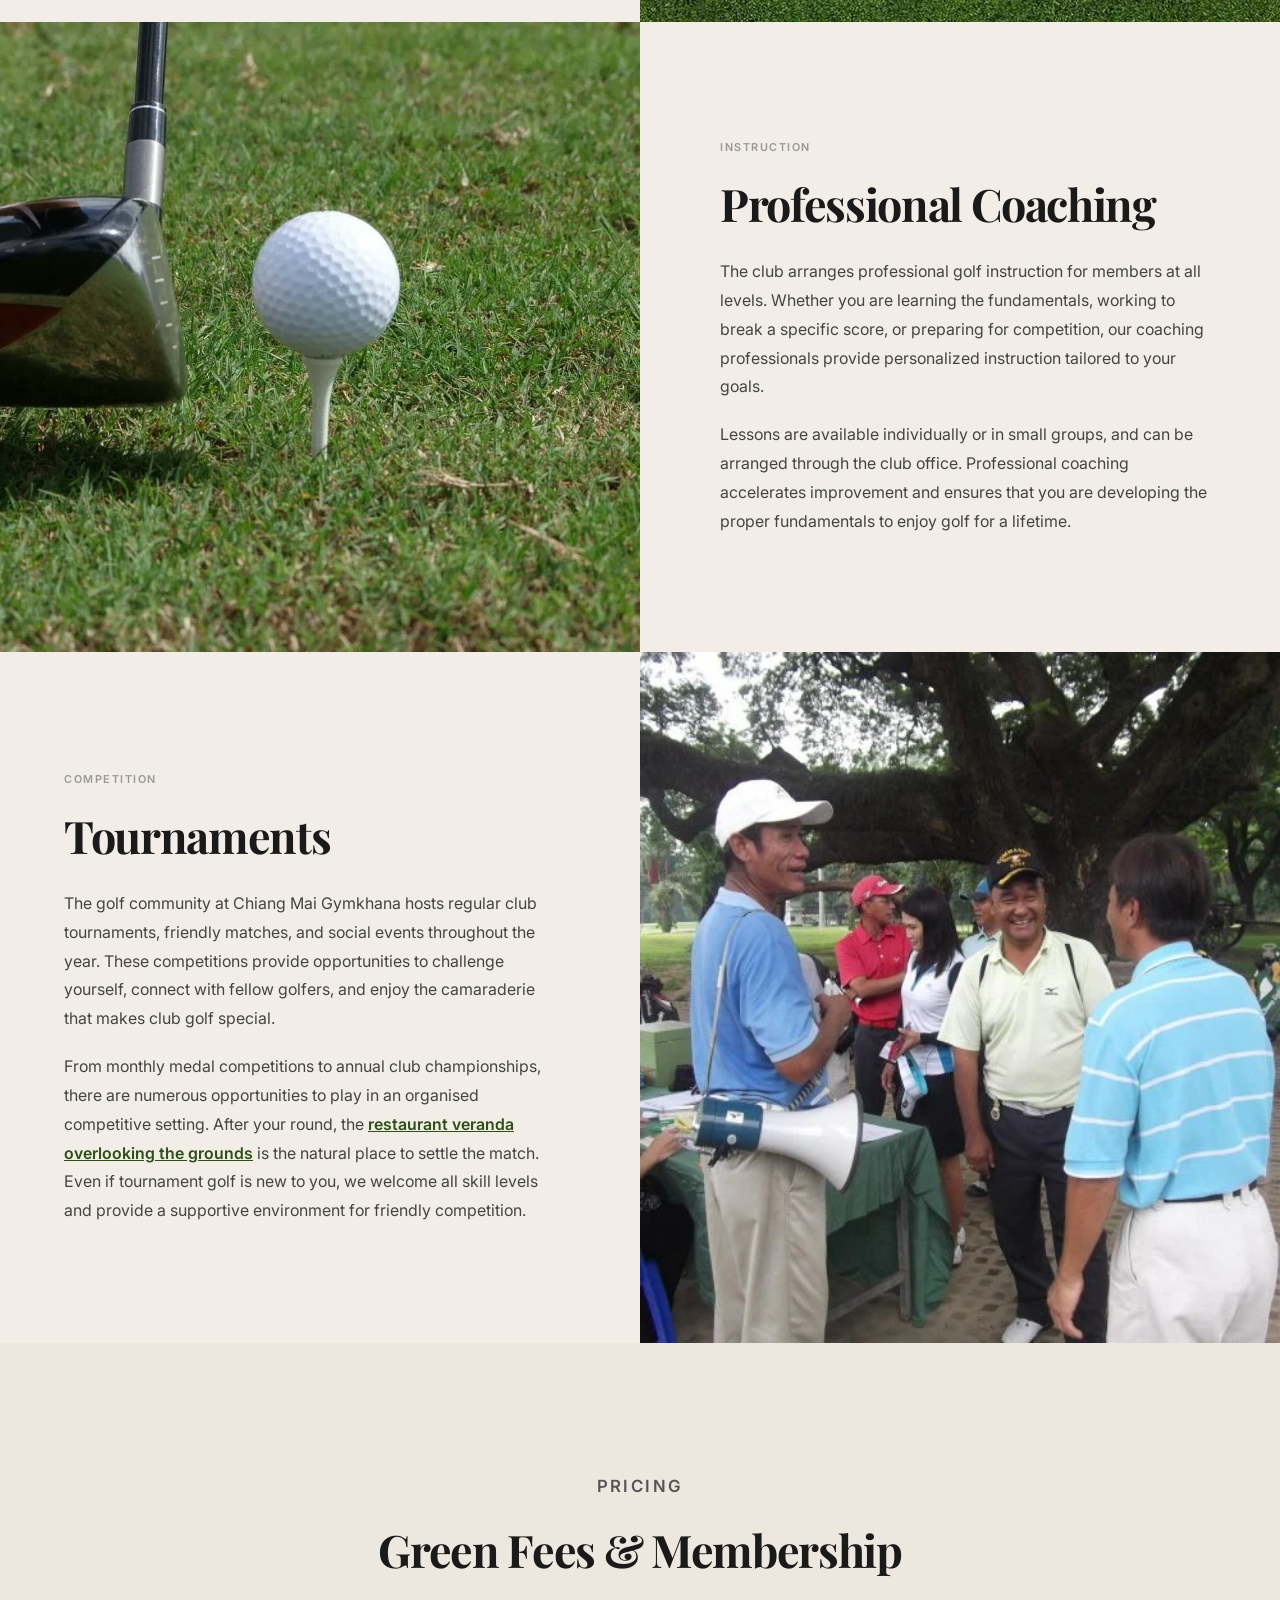
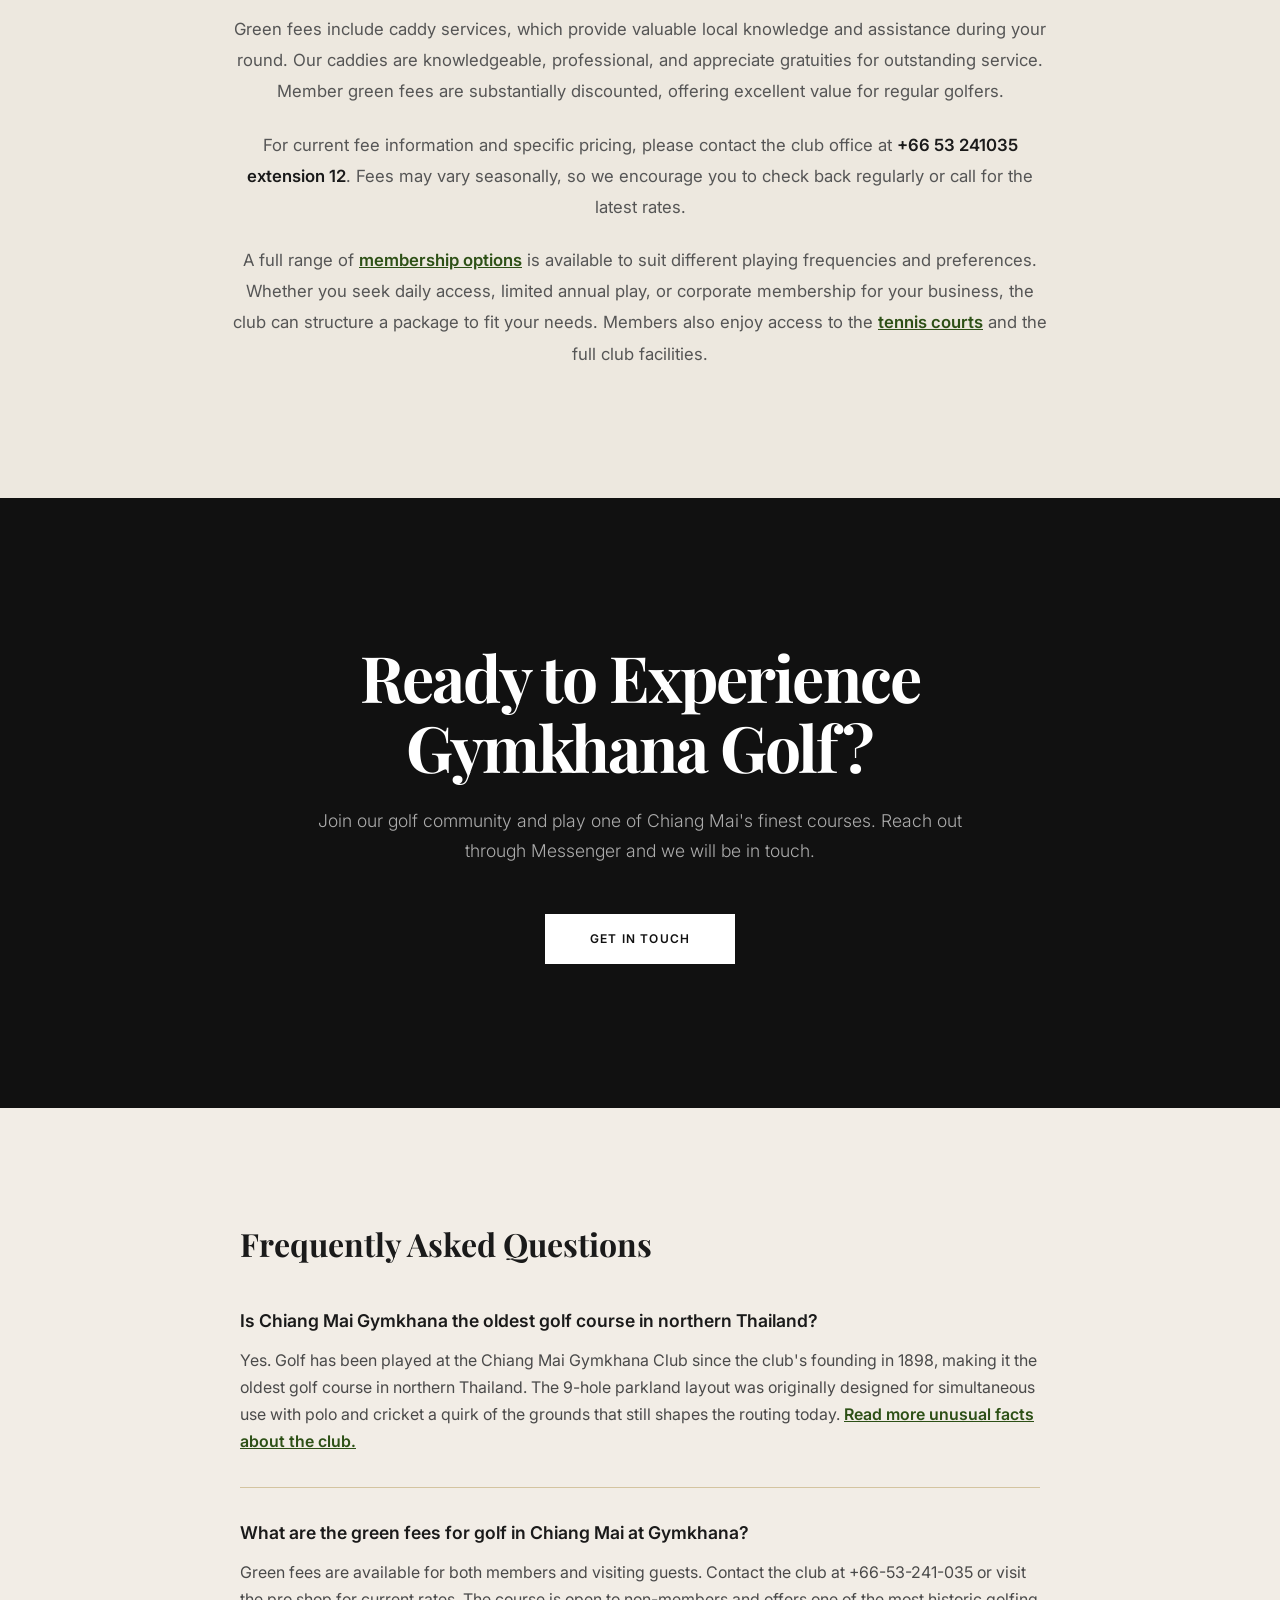
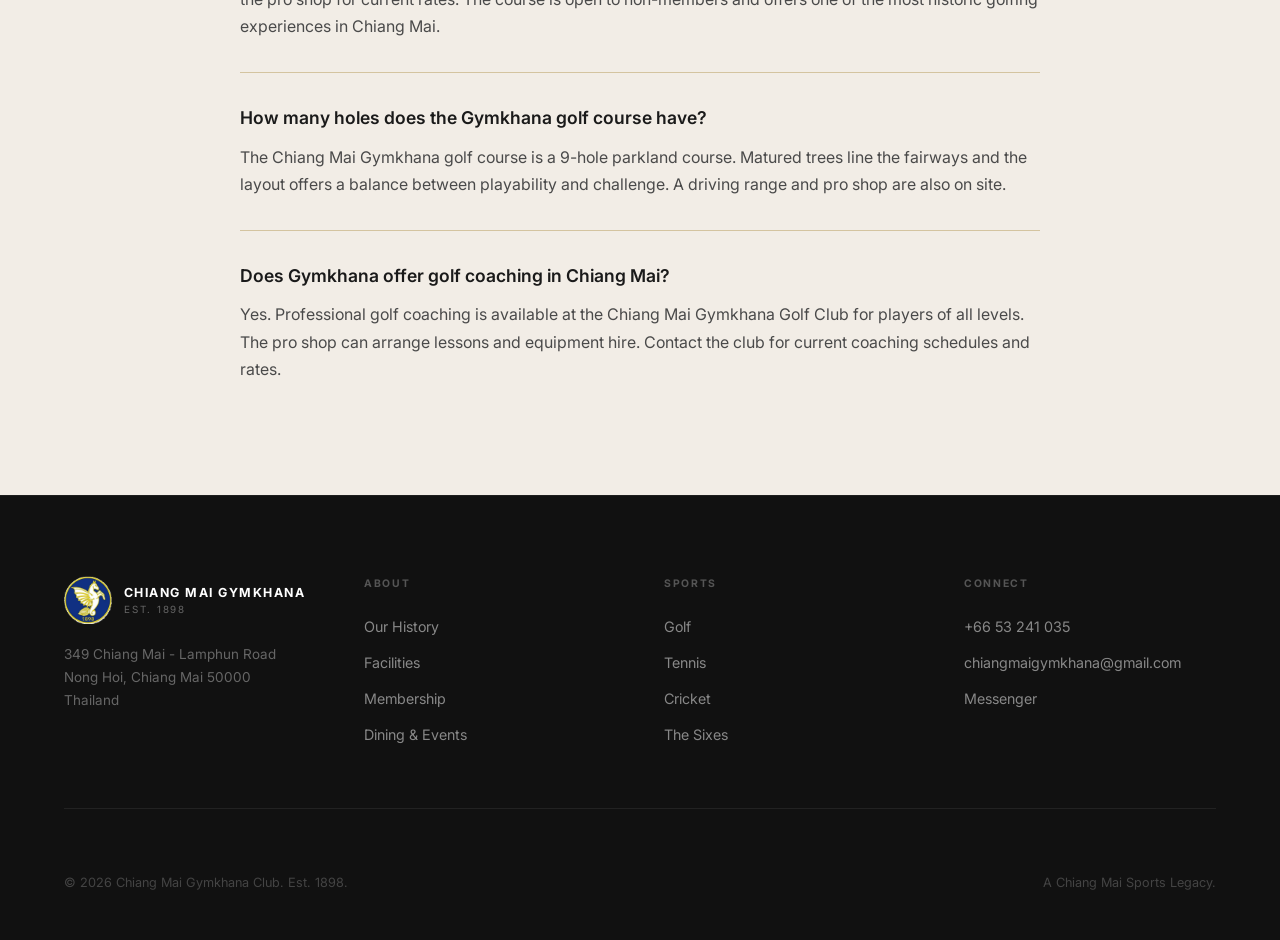
<file: pages/golf.html>
<!DOCTYPE html>
<html lang="en">
<head>
  <!-- Google tag (gtag.js) -->
  <script async src="https://www.googletagmanager.com/gtag/js?id=G-FE5F83RLE1"></script>
  <script>
    window.dataLayer = window.dataLayer || [];
    function gtag(){dataLayer.push(arguments);}
    gtag('js', new Date());

    gtag('config', 'G-FE5F83RLE1');
  </script>

    <meta charset="UTF-8">
    <meta name="viewport" content="width=device-width, initial-scale=1.0">
    <title>Golf in Chiang Mai | Chiang Mai Gymkhana Golf Club</title>
    <meta name="description" content="Chiang Mai's oldest golf course. Championship 9-hole parkland course with driving range, pro shop, and professional coaching at Chiang Mai Gymkhana Club.">
    <meta name="robots" content="index, follow">
    <link rel="canonical" href="https://chiangmaigymkhana.com/pages/golf.html">

    <!-- Open Graph -->
    <meta property="og:type" content="article">
    <meta property="og:title" content="Golf | Chiang Mai Gymkhana Club">
    <meta property="og:description" content="Championship golf course with driving range, pro shop, and coaching">
    <meta property="og:image" content="https://chiangmaigymkhana.com/images/chiang-mai-gymkhana-chiangmaigymkhana-og-social.webp">
    <meta property="og:url" content="https://chiangmaigymkhana.com/pages/golf.html">

        <!-- Twitter Card -->
    <meta name="twitter:card" content="summary_large_image">
    <meta name="twitter:title" content="Golf in Chiang Mai | Chiang Mai Gymkhana Golf Club">
    <meta name="twitter:description" content="Chiang Mai's oldest golf course. Championship 9-hole parkland course with driving range, pro shop, and professional coaching.">
    <meta name="twitter:image" content="https://chiangmaigymkhana.com/images/chiang-mai-gymkhana-chiangmaigymkhana-og-social.webp">
    <link rel="icon" type="image/webp" href="../images/chiang-mai-gymkhana-chiangmaigymkhana-club-logo-1898-transparent-32.webp">
    <link rel="preload" href="../fonts/PlayfairDisplay-Regular.woff2" as="font" type="font/woff2" crossorigin>
    <link rel="preload" href="../fonts/PlayfairDisplay-Bold.woff2" as="font" type="font/woff2" crossorigin>
    <link rel="preload" href="../fonts/Inter_18pt-Regular.ttf" as="font" type="font/ttf" crossorigin>
    <link rel="stylesheet" href="../css/fonts.css">

    <style>
        * { margin: 0; padding: 0; box-sizing: border-box; }

        html { scroll-behavior: smooth; overflow-x: hidden; }

        body {
            font-family: 'Inter', -apple-system, sans-serif;
            color: #1a1a1a;
            background: #f2ede6;
            line-height: 1.5;
            overflow-x: hidden;
            animation: pageFadeIn 0.6s ease forwards;
        }

        h1, h2, blockquote {
            font-family: 'Playfair Display', Georgia, serif;
        }

        @keyframes pageFadeIn { from { opacity: 0; } to { opacity: 1; } }

        /* NAV */
        header {
            position: fixed;
            top: 0;
            left: 0;
            right: 0;
            z-index: 1000;
            padding: 1.4rem 4rem;
            display: flex;
            justify-content: space-between;
            align-items: center;
            transition: background 0.4s, box-shadow 0.4s;
        }

        header.scrolled {
            background: rgba(255,255,255,0.97);
            box-shadow: 0 1px 0 #efefef;
        }

        .logo {
            display: flex;
            flex-direction: row;
            align-items: center;
            gap: 10px;
            text-decoration: none;
        }

        .logo-text {
            display: flex;
            flex-direction: column;
            gap: 2px;
        }

        .logo-name {
            font-size: 0.78rem;
            font-weight: 700;
            letter-spacing: 0.12em;
            color: white;
            transition: color 0.4s;
            line-height: 1;
        }

        .logo-est {
            font-size: 0.62rem;
            font-weight: 400;
            letter-spacing: 0.18em;
            color: rgba(255,255,255,0.6);
            transition: color 0.4s;
            line-height: 1;
        }

        header.scrolled .logo-name { color: #1a1a1a; }
        header.scrolled .logo-est { color: #999; }

        nav { display: flex; gap: 2.5rem; align-items: center; }

        nav a {
            color: rgba(255,255,255,0.85);
            text-decoration: none;
            font-size: 0.78rem;
            font-weight: 500;
            letter-spacing: 0.04em;
            transition: color 0.4s, opacity 0.3s;
        }

        header.scrolled nav a { color: #1a1a1a; }
        nav a:hover { opacity: 0.55; }

        nav a.active {
            color: white;
            border-bottom: 1px solid rgba(255,255,255,0.6);
            padding-bottom: 2px;
        }

        header.scrolled nav a.active {
            color: #1a1a1a;
            border-bottom-color: #1a1a1a;
        }

        .nav-cta {
            background: white;
            color: #1a1a1a !important;
            padding: 0.5rem 1.2rem;
            font-weight: 600;
            font-size: 0.72rem;
            letter-spacing: 0.06em;
        }

        header.scrolled .nav-cta {
            background: #1a1a1a;
            color: white !important;
        }

        /* HERO */
        .hero {
            position: relative;
            height: 100vh;
            min-height: 600px;
            display: flex;
            align-items: flex-end;
            background: url('../images/chiang-mai-gymkhana-chiangmaigymkhana-golf-fairway-long-view-blue-sky.webp') center/cover no-repeat;
            overflow: hidden;
        }

        .hero::after {
            content: '';
            position: absolute;
            inset: 0;
            background: linear-gradient(to bottom, rgba(0,0,0,0.35) 0%, transparent 30%, transparent 50%, rgba(0,0,0,0.55) 100%);
        }

        .hero-content {
            position: relative;
            z-index: 2;
            padding: 0 4rem 6rem;
            width: 100%;
        }

        .hero-label {
            font-size: 0.68rem;
            font-weight: 600;
            letter-spacing: 0.18em;
            text-transform: uppercase;
            color: rgba(255,255,255,0.65);
            margin-bottom: 1rem;
        }

        .hero h1 {
            font-size: clamp(2.8rem, 6vw, 5.5rem);
            font-weight: 700;
            line-height: 1.0;
            letter-spacing: -0.04em;
            color: white;
            margin-bottom: 1.2rem;
            max-width: 700px;
        }

        .hero-subtitle {
            font-size: clamp(1rem, 1.6vw, 1.25rem);
            font-weight: 300;
            line-height: 1.6;
            color: rgba(255,255,255,0.82);
            max-width: 520px;
        }

        /* STORY BLOCK */
        .story-block {
            display: grid;
            grid-template-columns: 1fr 1fr;
            min-height: 70vh;
        }

        .story-block.flip { direction: rtl; }
        .story-block.flip > * { direction: ltr; }

        .story-text {
            padding: 7rem 5rem 7rem 4rem;
            display: flex;
            flex-direction: column;
            justify-content: center;
        }

        .story-block.flip .story-text {
            padding: 7rem 4rem 7rem 5rem;
        }

        .story-label {
            font-size: 0.68rem;
            font-weight: 600;
            letter-spacing: 0.14em;
            text-transform: uppercase;
            color: #999;
            margin-bottom: 1.5rem;
        }

        .story-text h2 {
            font-size: clamp(2rem, 3.5vw, 3.2rem);
            font-weight: 700;
            line-height: 1.1;
            letter-spacing: -0.03em;
            margin-bottom: 1.8rem;
        }

        .story-text p {
            font-size: 1rem;
            line-height: 1.8;
            color: #444;
            margin-bottom: 1.2rem;
        }

        .story-text p:last-child { margin-bottom: 0; }

        .story-image {
            overflow: hidden;
        }

        .story-image img {
            width: 100%;
            height: 100%;
            object-fit: cover;
            display: block;
        }

        /* FEES SECTION */
        .fees-section {
            background: #ede8df;
            padding: 8rem 4rem;
            text-align: center;
        }

        .fees-section-inner {
            max-width: 820px;
            margin: 0 auto;
        }

        .fees-label {
            font-size: 0.68rem;
            font-weight: 600;
            letter-spacing: 0.14em;
            text-transform: uppercase;
            color: #999;
            margin-bottom: 1.5rem;
        }

        .fees-section h2 {
            font-size: clamp(2rem, 3.5vw, 3rem);
            font-weight: 700;
            line-height: 1.1;
            letter-spacing: -0.03em;
            margin-bottom: 2.5rem;
            color: #1a1a1a;
        }

        .fees-section p {
            font-size: 1.05rem;
            line-height: 1.85;
            color: #555;
            margin-bottom: 1.4rem;
        }

        .fees-section p:last-child { margin-bottom: 0; }

        .fees-section strong { color: #1a1a1a; font-weight: 600; }

        /* CTA DARK */
        .cta-dark {
            background: #111;
            padding: 9rem 4rem;
            text-align: center;
        }

        .cta-dark-inner {
            max-width: 700px;
            margin: 0 auto;
        }

        .cta-dark h2 {
            font-size: clamp(2.2rem, 5vw, 4rem);
            font-weight: 700;
            line-height: 1.1;
            letter-spacing: -0.03em;
            color: white;
            margin-bottom: 1.5rem;
        }

        .cta-dark p {
            font-size: 1.1rem;
            font-weight: 300;
            line-height: 1.7;
            color: rgba(255,255,255,0.65);
            margin-bottom: 3rem;
        }

        .cta-btn {
            display: inline-block;
            background: white;
            color: #111;
            padding: 1rem 2.8rem;
            text-decoration: none;
            font-weight: 600;
            font-size: 0.75rem;
            letter-spacing: 0.1em;
            text-transform: uppercase;
            transition: opacity 0.3s;
        }

        .cta-btn:hover { opacity: 0.75; }

        /* FOOTER */
        footer {
            background: #111;
            color: white;
            padding: 5rem 4rem 3rem;
            border-top: 1px solid #1e1e1e;
        }

        .footer-inner {
            max-width: 1200px;
            margin: 0 auto;
            display: grid;
            grid-template-columns: repeat(4, 1fr);
            gap: 3rem;
            margin-bottom: 4rem;
            padding-bottom: 3rem;
            border-bottom: 1px solid #222;
        }

        .footer-column h4 {
            font-size: 0.65rem;
            font-weight: 700;
            text-transform: uppercase;
            letter-spacing: 0.16em;
            color: #555;
            margin-bottom: 1.5rem;
        }

        .footer-column a {
            display: block;
            color: #888;
            text-decoration: none;
            font-size: 0.9rem;
            margin-bottom: 0.9rem;
            transition: color 0.2s;
            font-weight: 400;
        }

        .footer-column a:hover { color: white; }

        .footer-bottom {
            max-width: 1200px;
            margin: 0 auto;
            display: flex;
            justify-content: space-between;
            align-items: center;
            color: #444;
            font-size: 0.8rem;
        }

        /* REVEAL */
        .reveal {
            opacity: 0;
            transform: translateY(28px);
            transition: opacity 0.8s cubic-bezier(0.16, 1, 0.3, 1), transform 0.8s cubic-bezier(0.16, 1, 0.3, 1);
        }

        .reveal.visible { opacity: 1; transform: translateY(0); }

        /* RESPONSIVE */
        @media (max-width: 1024px) {
            header { padding: 1.2rem 2rem; }
            .hero-content { padding: 0 2rem 4rem; }
            .story-block { grid-template-columns: 1fr; min-height: auto; }
            .story-block.flip { direction: ltr; }
            .story-text { padding: 5rem 2rem; }
            .story-block.flip .story-text { padding: 5rem 2rem; }
            .story-image { height: 50vw; min-height: 300px; }
            .fees-section { padding: 6rem 2rem; }
            .cta-dark { padding: 7rem 2rem; }
        }

                .hamburger { display: none; flex-direction: column; gap: 5px; cursor: pointer; padding: 4px; }
        .hamburger span { width: 22px; height: 2px; background: white; transition: background 0.4s; display: block; }
        header.scrolled .hamburger span { background: #1a1a1a; }

        @media (max-width: 768px) {
            nav { display: none; }
            nav.open {
                display: flex; flex-direction: column;
                position: fixed; inset: 0; background: rgba(0,0,0,0.96);
                justify-content: center; align-items: center; gap: 2rem; z-index: 999;
            }
            nav.open a { font-size: 1.4rem; color: white; }
            .hamburger { display: flex; z-index: 1001; }
            .footer-inner { grid-template-columns: repeat(2, 1fr); gap: 2rem; }
            footer { padding: 3rem 1.5rem 2rem; }
            .footer-bottom { flex-direction: column; gap: 1rem; text-align: center; }
        }
    </style>
    <script type="application/ld+json">
    {
      "@context": "https://schema.org",
      "@type": "GolfCourse",
      "name": "Chiang Mai Gymkhana Golf Course",
      "description": "9-hole parkland golf course, the oldest in northern Thailand, founded 1898.",
      "numberOfHoles": 9,
      "url": "https://chiangmaigymkhana.com/pages/golf.html",
      "containedInPlace": {
        "@type": "SportsClub",
        "name": "Chiang Mai Gymkhana Club"
      }
    }
    </script>    <script type="application/ld+json">
{
  "@context": "https://schema.org",
  "@type": "FAQPage",
  "mainEntity": [
    {
      "@type": "Question",
      "name": "Is Chiang Mai Gymkhana the oldest golf course in northern Thailand?",
      "acceptedAnswer": {
        "@type": "Answer",
        "text": "Yes. Golf has been played at the Chiang Mai Gymkhana Club since the club's founding in 1898, making it the oldest golf course in northern Thailand. The 9-hole parkland layout was originally designed for simultaneous use with polo and cricket."
      }
    },
    {
      "@type": "Question",
      "name": "What are the green fees for golf in Chiang Mai at Gymkhana?",
      "acceptedAnswer": {
        "@type": "Answer",
        "text": "Green fees are available for both members and visiting guests. Contact the club at +66-53-241-035 or visit the pro shop for current rates."
      }
    },
    {
      "@type": "Question",
      "name": "How many holes does the Gymkhana golf course have?",
      "acceptedAnswer": {
        "@type": "Answer",
        "text": "The Chiang Mai Gymkhana golf course is a 9-hole parkland course with a driving range and pro shop on site."
      }
    },
    {
      "@type": "Question",
      "name": "Does Gymkhana offer golf coaching in Chiang Mai?",
      "acceptedAnswer": {
        "@type": "Answer",
        "text": "Yes. Professional golf coaching is available at the Chiang Mai Gymkhana Golf Club for players of all levels. Contact the club for current coaching schedules and rates."
      }
    }
  ]
}
    </script>
</head>
<body>
    <header id="site-header">
        <a href="../index.html" class="logo">
            <img src="../images/chiang-mai-gymkhana-chiangmaigymkhana-club-logo-1898-transparent-72.webp" alt="Chiang Mai Gymkhana Club" style="height:36px;width:36px;object-fit:contain;">
            <div class="logo-text">
                <span class="logo-name">CHIANG MAI GYMKHANA</span>
                <span class="logo-est">EST. 1898</span>
            </div>
        </a>
        <nav id="main-nav">
            <a href="../index.html">HOME</a>
            <a href="golf.html" class="active">GOLF</a>
            <a href="tennis.html">TENNIS</a>
            <a href="cricket.html">CRICKET</a>
            <a href="restaurant.html">DINING</a>
            <a href="about.html">ABOUT</a>
            <a href="history.html">HISTORY</a>
            <a href="https://m.me/chiangmai.gymkhana" class="nav-cta" target="_blank">CONTACT</a>
        </nav>
        <div class="hamburger" id="hamburger" aria-label="Menu"><span></span><span></span><span></span></div>
    </header>

    <!-- HERO -->
    <section class="hero">
        <div class="hero-content">
            <p class="hero-label">Chiang Mai Gymkhana Club</p>
            <h1>Golf in Chiang Mai</h1>
            <p class="hero-subtitle">9-hole parkland course set among ancient trees and lush fairways</p>
        </div>
    </section>

    <!-- STORY: THE COURSE -->
    <section class="story-block reveal">
        <div class="story-text">
            <span class="story-label">The Course</span>
            <h2>A Round Worth Playing</h2>
            <p>The Chiang Mai Gymkhana Club golf course is a 9-hole parkland design that presents a fair challenge to golfers of all ability levels. Matured trees line the fairways, providing beauty and strategic challenge throughout the round. The course layout offers a wonderful balance between playability and championship-level competition.</p>
            <p>Each hole is thoughtfully designed to take advantage of the natural landscape while maintaining the high standards expected by our membership. Whether playing your first round or your hundredth, you will find the course engaging, fair, and memorable. The elevation changes and tree-lined fairways create an experience that rivals courses in far more prominent golf destinations.</p>
            <p>Our grounds crew maintains the course to the highest standards, ensuring that greens, fairways, and rough are always in excellent condition regardless of the season.</p>
            <p>Golf has been played on this land since the club's founding in 1898, making the Gymkhana course the oldest in northern Thailand. The original layout was designed for simultaneous use with polo and cricket   which is why the routing is unlike any modern course you have played. The fairways were historically maintained by grazing cattle rather than machinery. The hazards include trees that have been growing here for over a century. <a href="history.html#architecture" style="color:#2d5016;font-weight:600;">Explore the course's history.</a></p>
        </div>
        <div class="story-image">
            <img src="../images/chiang-mai-gymkhana-chiangmaigymkhana-six-golfers-group-photo.webp" alt="Six golfers posing for a group photo on the Chiang Mai Gymkhana Club golf course" width="800" height="534" loading="lazy">
        </div>
    </section>

    <!-- STORY: DRIVING RANGE (flip) -->
    <section class="story-block flip reveal">
        <div class="story-text">
            <span class="story-label">Practice Facilities</span>
            <h2>Driving Range</h2>
            <p>Our driving range provides 10 practice positions with quality turf and consistent lighting. Members can work on their game in a relaxed, professional environment with targets at varying distances. The range is ideal for warming up before your round or for focused practice sessions to refine your swing.</p>
            <p>The practice facilities also include a short game area where you can work on chipping and pitching. Whether you are preparing for a tournament or simply maintaining your game, our range offers the space and quality you need to practice effectively.</p>
        </div>
        <div class="story-image">
            <img src="../images/chiang-mai-gymkhana-chiangmaigymkhana-golf-driving-range-covered-bays.webp" alt="Golf driving range with covered practice bays at Chiang Mai Gymkhana Club" width="800" height="534" loading="lazy">
        </div>
    </section>

    <!-- STORY: PRO SHOP -->
    <section class="story-block reveal">
        <div class="story-text">
            <span class="story-label">Equipment & Gear</span>
            <h2>Pro Shop</h2>
            <p>Our pro shop is located conveniently at the green-fee office and offers a curated selection of golf equipment and apparel. We stock quality golf balls, comfortable clothing designed for tropical golf, stylish hats, and professional accessories to enhance your game.</p>
            <p>Members enjoy substantial discounts on selected items, and we regularly feature specials with exceptional value. We also maintain a collection of carefully selected pre-owned golf clubs from quality manufacturers, offering excellent bargains for members seeking to expand or upgrade their bag.</p>
        </div>
        <div class="story-image">
            <img src="../images/chiang-mai-gymkhana-chiangmaigymkhana-golf-flatlay-glove-ball-putter.webp" alt="Golf flatlay showing a glove, ball, and putter at the Chiang Mai Gymkhana Club pro shop" width="800" height="534" loading="lazy">
        </div>
    </section>

    <!-- STORY: COACHING (flip) -->
    <section class="story-block flip reveal">
        <div class="story-text">
            <span class="story-label">Instruction</span>
            <h2>Professional Coaching</h2>
            <p>The club arranges professional golf instruction for members at all levels. Whether you are learning the fundamentals, working to break a specific score, or preparing for competition, our coaching professionals provide personalized instruction tailored to your goals.</p>
            <p>Lessons are available individually or in small groups, and can be arranged through the club office. Professional coaching accelerates improvement and ensures that you are developing the proper fundamentals to enjoy golf for a lifetime.</p>
        </div>
        <div class="story-image">
            <img src="../images/chiang-mai-gymkhana-chiangmaigymkhana-golf-driver-approaching-ball-sideview.webp" alt="Golfer approaching ball with driver in a side view at Chiang Mai Gymkhana Club" width="800" height="534" loading="lazy">
        </div>
    </section>

    <!-- STORY: TOURNAMENTS -->
    <section class="story-block reveal">
        <div class="story-text">
            <span class="story-label">Competition</span>
            <h2>Tournaments</h2>
            <p>The golf community at Chiang Mai Gymkhana hosts regular club tournaments, friendly matches, and social events throughout the year. These competitions provide opportunities to challenge yourself, connect with fellow golfers, and enjoy the camaraderie that makes club golf special.</p>
            <p>From monthly medal competitions to annual club championships, there are numerous opportunities to play in an organised competitive setting. After your round, the <a href="restaurant.html" style="color:#2d5016;font-weight:600;">restaurant veranda overlooking the grounds</a> is the natural place to settle the match. Even if tournament golf is new to you, we welcome all skill levels and provide a supportive environment for friendly competition.</p>
        </div>
        <div class="story-image">
            <img src="../images/chiang-mai-gymkhana-chiangmaigymkhana-golf-tournament-registration-megaphone.webp" alt="Golf tournament registration with a megaphone announcement at Chiang Mai Gymkhana Club" width="800" height="534" loading="lazy">
        </div>
    </section>

    <!-- FEES -->
    <section class="fees-section reveal">
        <div class="fees-section-inner">
            <p class="fees-label">Pricing</p>
            <h2>Green Fees &amp; Membership</h2>
            <p>Green fees include caddy services, which provide valuable local knowledge and assistance during your round. Our caddies are knowledgeable, professional, and appreciate gratuities for outstanding service. Member green fees are substantially discounted, offering excellent value for regular golfers.</p>
            <p>For current fee information and specific pricing, please contact the club office at <strong>+66 53 241035 extension 12</strong>. Fees may vary seasonally, so we encourage you to check back regularly or call for the latest rates.</p>
            <p>A full range of <a href="about.html" style="color:#2d5016;font-weight:600;">membership options</a> is available to suit different playing frequencies and preferences. Whether you seek daily access, limited annual play, or corporate membership for your business, the club can structure a package to fit your needs. Members also enjoy access to the <a href="tennis.html" style="color:#2d5016;font-weight:600;">tennis courts</a> and the full club facilities.</p>
        </div>
    </section>

    <!-- DARK CTA -->
    <section class="cta-dark">
        <div class="cta-dark-inner">
            <h2>Ready to Experience Gymkhana Golf?</h2>
            <p>Join our golf community and play one of Chiang Mai's finest courses. Reach out through Messenger and we will be in touch.</p>
            <a href="https://m.me/chiangmai.gymkhana" target="_blank" class="cta-btn">Get In Touch</a>
        </div>
    </section>

    <!-- FAQ -->
    <section style="background:#f2ede6; padding:7rem 4rem;">
        <div style="max-width:800px; margin:0 auto;">
            <h2 style="font-family:'Playfair Display',Georgia,serif; font-size:2rem; color:#1a1a1a; margin-bottom:40px;">Frequently Asked Questions</h2>

            <div itemscope itemprop="mainEntity" itemtype="https://schema.org/Question" style="margin-bottom:32px; border-bottom:1px solid #d4c4a0; padding-bottom:32px;">
                <h3 itemprop="name" style="font-size:1.1rem; font-weight:600; color:#1a1a1a; margin-bottom:12px;">Is Chiang Mai Gymkhana the oldest golf course in northern Thailand?</h3>
                <div itemscope itemprop="acceptedAnswer" itemtype="https://schema.org/Answer">
                    <p itemprop="text" style="color:#4a4a4a; line-height:1.7;">Yes. Golf has been played at the Chiang Mai Gymkhana Club since the club's founding in 1898, making it the oldest golf course in northern Thailand. The 9-hole parkland layout was originally designed for simultaneous use with polo and cricket   a quirk of the grounds that still shapes the routing today. <a href="history.html#trivia" style="color:#2d5016;font-weight:600;">Read more unusual facts about the club.</a></p>
                </div>
            </div>

            <div itemscope itemprop="mainEntity" itemtype="https://schema.org/Question" style="margin-bottom:32px; border-bottom:1px solid #d4c4a0; padding-bottom:32px;">
                <h3 itemprop="name" style="font-size:1.1rem; font-weight:600; color:#1a1a1a; margin-bottom:12px;">What are the green fees for golf in Chiang Mai at Gymkhana?</h3>
                <div itemscope itemprop="acceptedAnswer" itemtype="https://schema.org/Answer">
                    <p itemprop="text" style="color:#4a4a4a; line-height:1.7;">Green fees are available for both members and visiting guests. Contact the club at +66-53-241-035 or visit the pro shop for current rates. The course is open to non-members and offers one of the most historic golfing experiences in Chiang Mai.</p>
                </div>
            </div>

            <div itemscope itemprop="mainEntity" itemtype="https://schema.org/Question" style="margin-bottom:32px; border-bottom:1px solid #d4c4a0; padding-bottom:32px;">
                <h3 itemprop="name" style="font-size:1.1rem; font-weight:600; color:#1a1a1a; margin-bottom:12px;">How many holes does the Gymkhana golf course have?</h3>
                <div itemscope itemprop="acceptedAnswer" itemtype="https://schema.org/Answer">
                    <p itemprop="text" style="color:#4a4a4a; line-height:1.7;">The Chiang Mai Gymkhana golf course is a 9-hole parkland course. Matured trees line the fairways and the layout offers a balance between playability and challenge. A driving range and pro shop are also on site.</p>
                </div>
            </div>

            <div itemscope itemprop="mainEntity" itemtype="https://schema.org/Question">
                <h3 itemprop="name" style="font-size:1.1rem; font-weight:600; color:#1a1a1a; margin-bottom:12px;">Does Gymkhana offer golf coaching in Chiang Mai?</h3>
                <div itemscope itemprop="acceptedAnswer" itemtype="https://schema.org/Answer">
                    <p itemprop="text" style="color:#4a4a4a; line-height:1.7;">Yes. Professional golf coaching is available at the Chiang Mai Gymkhana Golf Club for players of all levels. The pro shop can arrange lessons and equipment hire. Contact the club for current coaching schedules and rates.</p>
                </div>
            </div>
        </div>
    </section>

    <!-- FOOTER -->
    <footer>
        <div class="footer-inner">
            <div class="footer-column">
                <div style="display:flex;align-items:center;gap:12px;margin-bottom:1.2rem;">
                    <img src="../images/chiang-mai-gymkhana-chiangmaigymkhana-club-logo-1898-transparent-128.webp" alt="Chiang Mai Gymkhana Club" style="height:48px;width:48px;object-fit:contain;flex-shrink:0;">
                    <div>
                        <div style="color:white;font-size:0.78rem;font-weight:700;letter-spacing:0.12em;line-height:1.2;">CHIANG MAI GYMKHANA</div>
                        <div style="color:#666;font-size:0.62rem;letter-spacing:0.18em;line-height:1;margin-top:4px;">EST. 1898</div>
                    </div>
                </div>
                <p style="color:#666;font-size:0.85rem;line-height:1.7;">349 Chiang Mai - Lamphun Road<br>Nong Hoi, Chiang Mai 50000<br>Thailand</p>
            </div>
            <div class="footer-column">
                <h4>About</h4>
                <a href="about.html">Our History</a>
                <a href="about.html">Facilities</a>
                <a href="about.html">Membership</a>
                <a href="restaurant.html">Dining &amp; Events</a>
            </div>
            <div class="footer-column">
                <h4>Sports</h4>
                <a href="golf.html">Golf</a>
                <a href="tennis.html">Tennis</a>
                <a href="cricket.html">Cricket</a>
                <a href="cricket.html">The Sixes</a>
            </div>
            <div class="footer-column">
                <h4>Connect</h4>
                <a href="tel:+66532410">+66 53 241 035</a>
                <a href="mailto:chiangmaigymkhana@gmail.com">chiangmaigymkhana@gmail.com</a>
                <a href="https://m.me/chiangmai.gymkhana" target="_blank">Messenger</a>
            </div>
        </div>
        <div class="footer-bottom">
            <span>&copy; 2026 Chiang Mai Gymkhana Club. Est. 1898.</span>
            <span>A Chiang Mai Sports Legacy.</span>
        </div>
    </footer>

    <script>
        // Nav scroll
        const header = document.getElementById('site-header');
        window.addEventListener('scroll', () => {
            header.classList.toggle('scrolled', window.scrollY > 60);
        });

        // Scroll Reveal
        const revealObserver = new IntersectionObserver((entries) => {
            entries.forEach(entry => {
                if (entry.isIntersecting) {
                    entry.target.classList.add('visible');
                    revealObserver.unobserve(entry.target);
                }
            });
        }, { threshold: 0.06 });

        document.querySelectorAll('.reveal').forEach(el => revealObserver.observe(el));
    const hamburger = document.getElementById('hamburger');
    const mainNav = document.getElementById('main-nav');
    if (hamburger && mainNav) {
        hamburger.addEventListener('click', () => mainNav.classList.toggle('open'));
    }
    </script>
    <!-- Cloudflare Web Analytics -->
    <script type='module' src='https://static.cloudflareinsights.com/beacon.min.js' data-cf-beacon='{"token": "751a2fb6e7e645e3aa7267cfcfa8bed6"}'></script>
    <!-- End Cloudflare Web Analytics -->
</body>
</html>
</file>
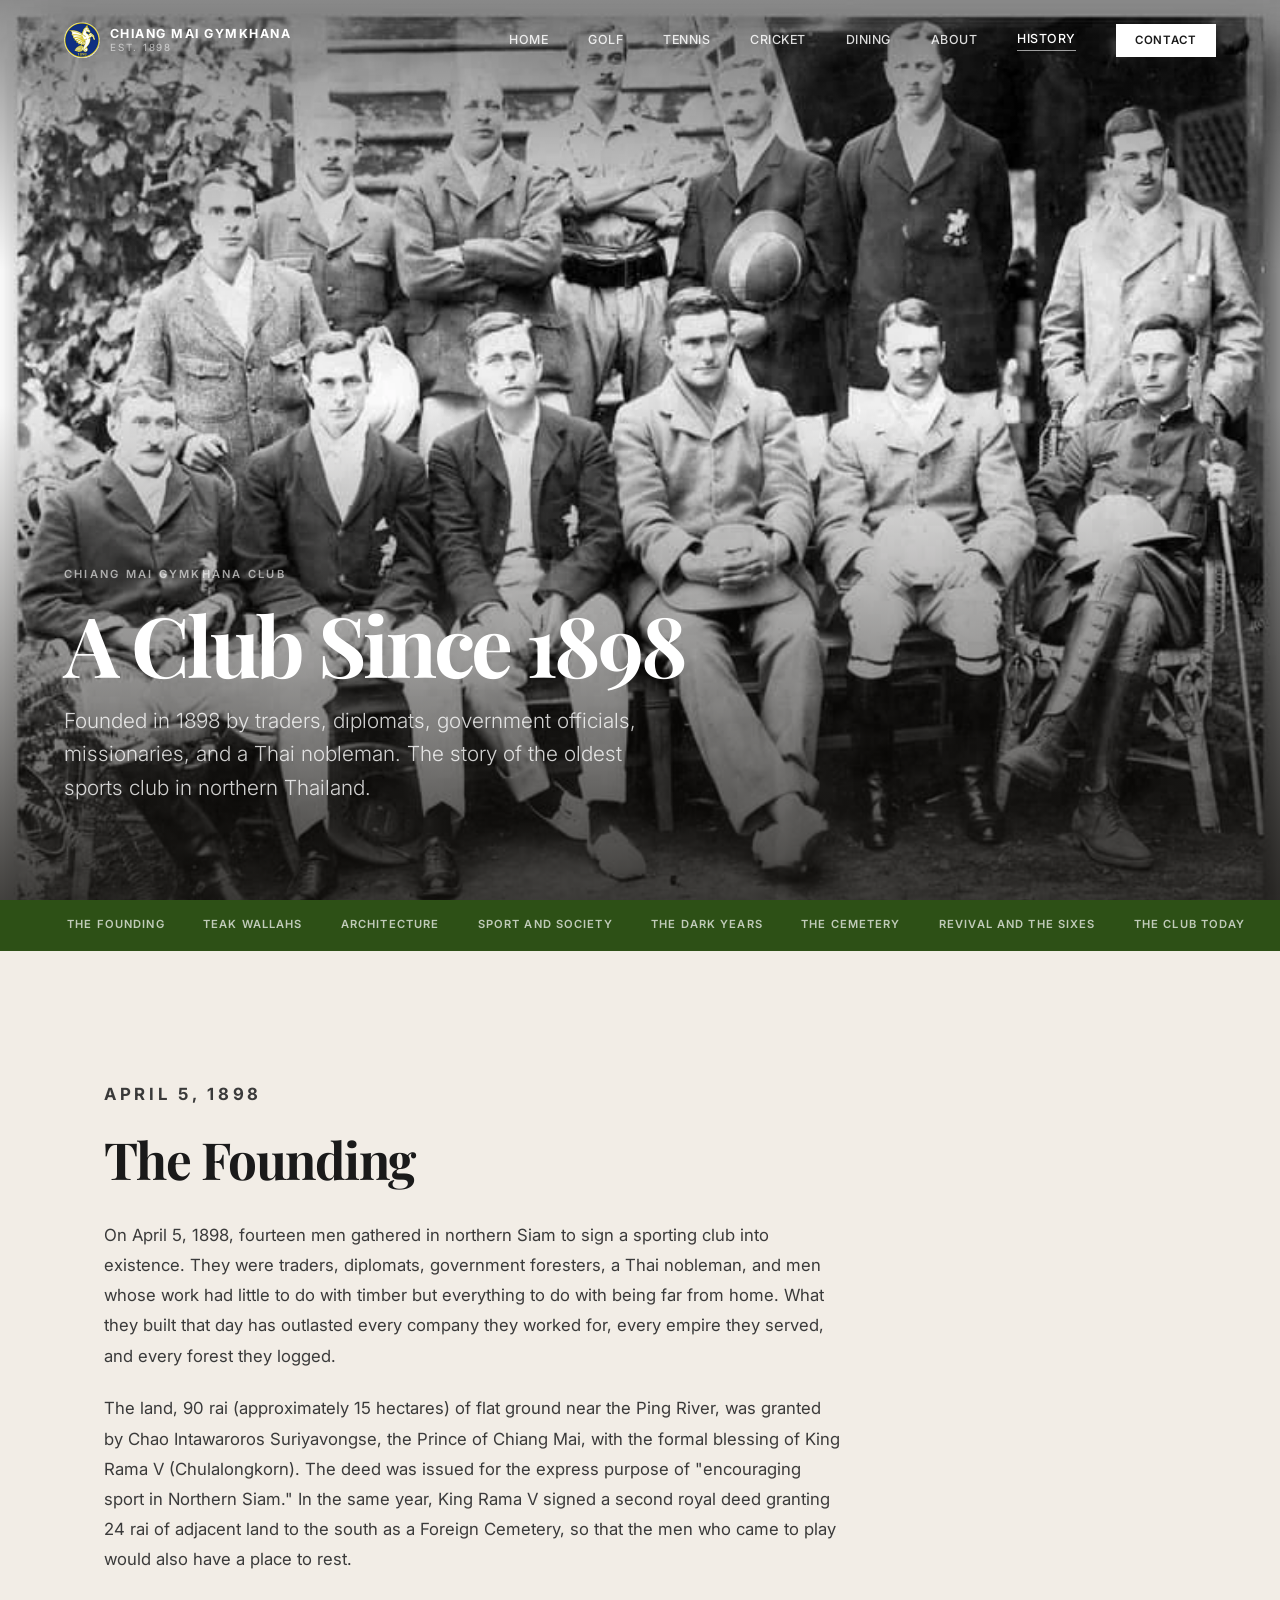
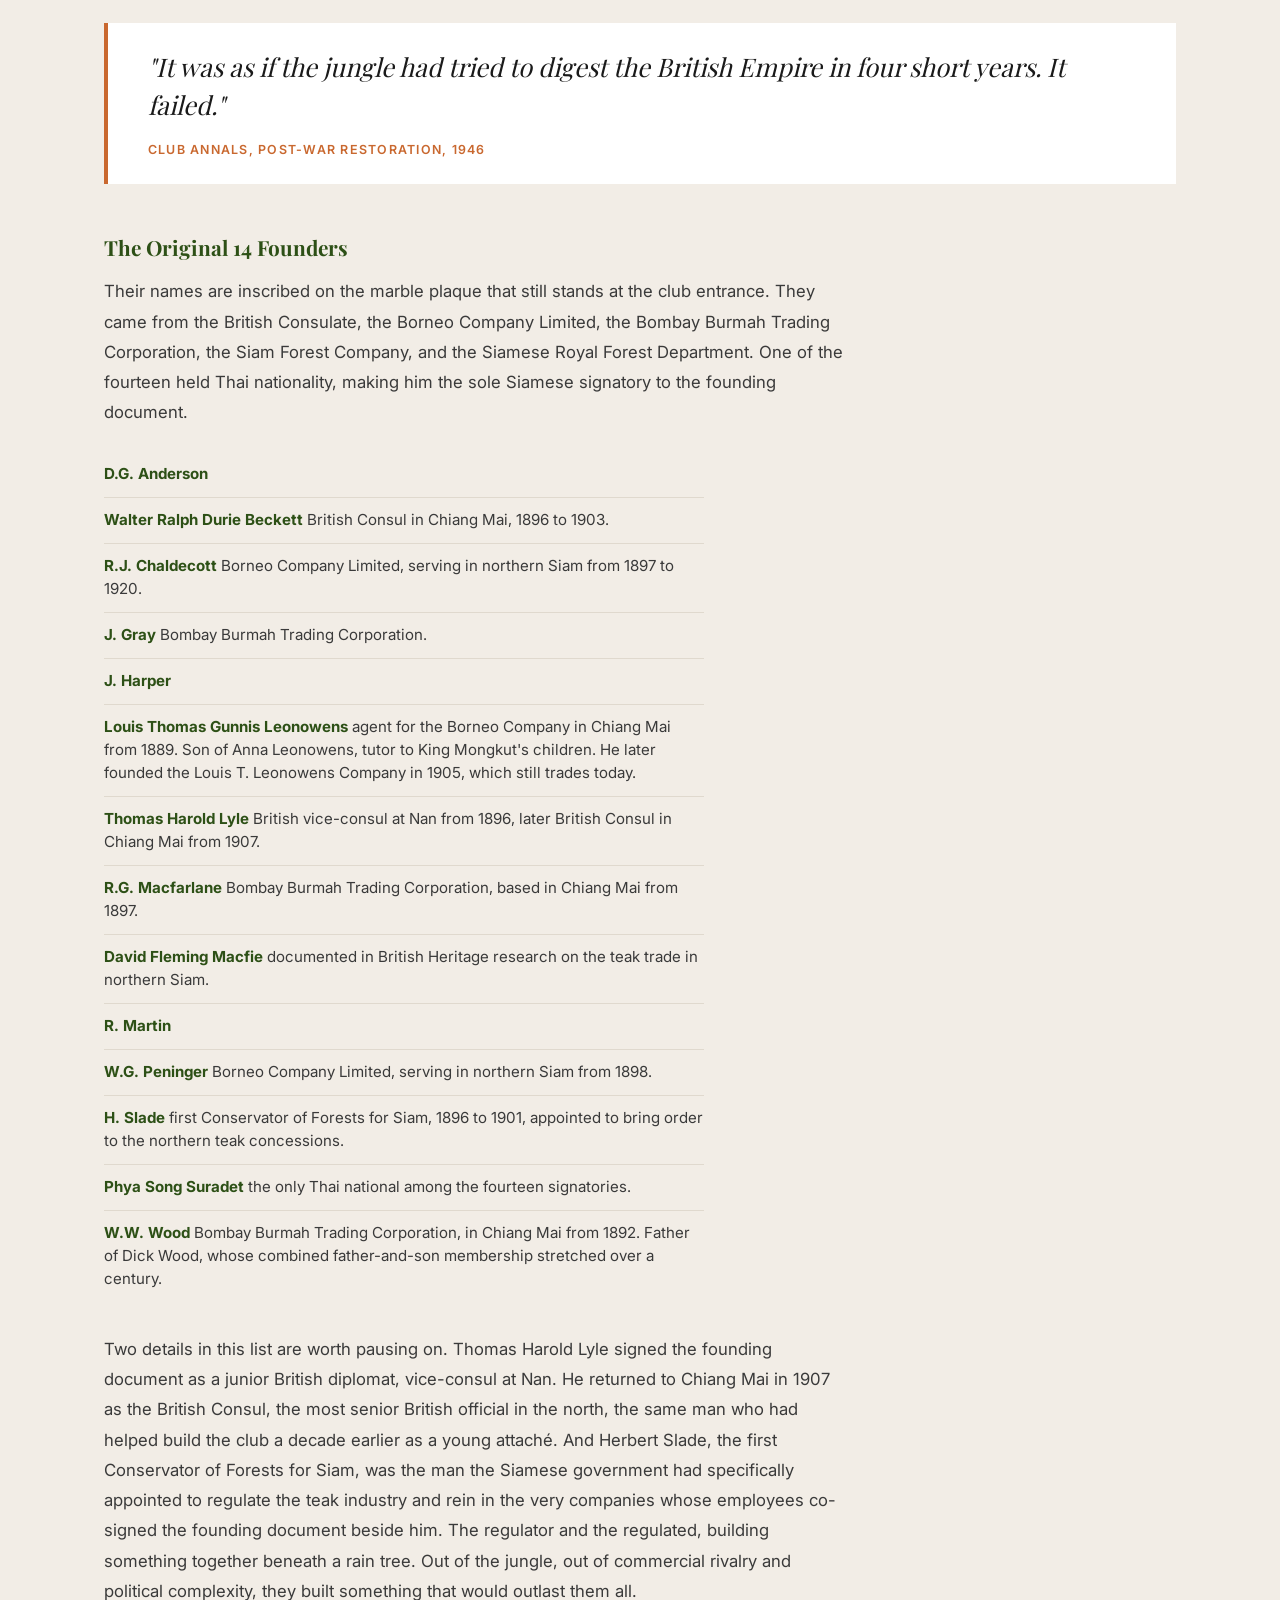
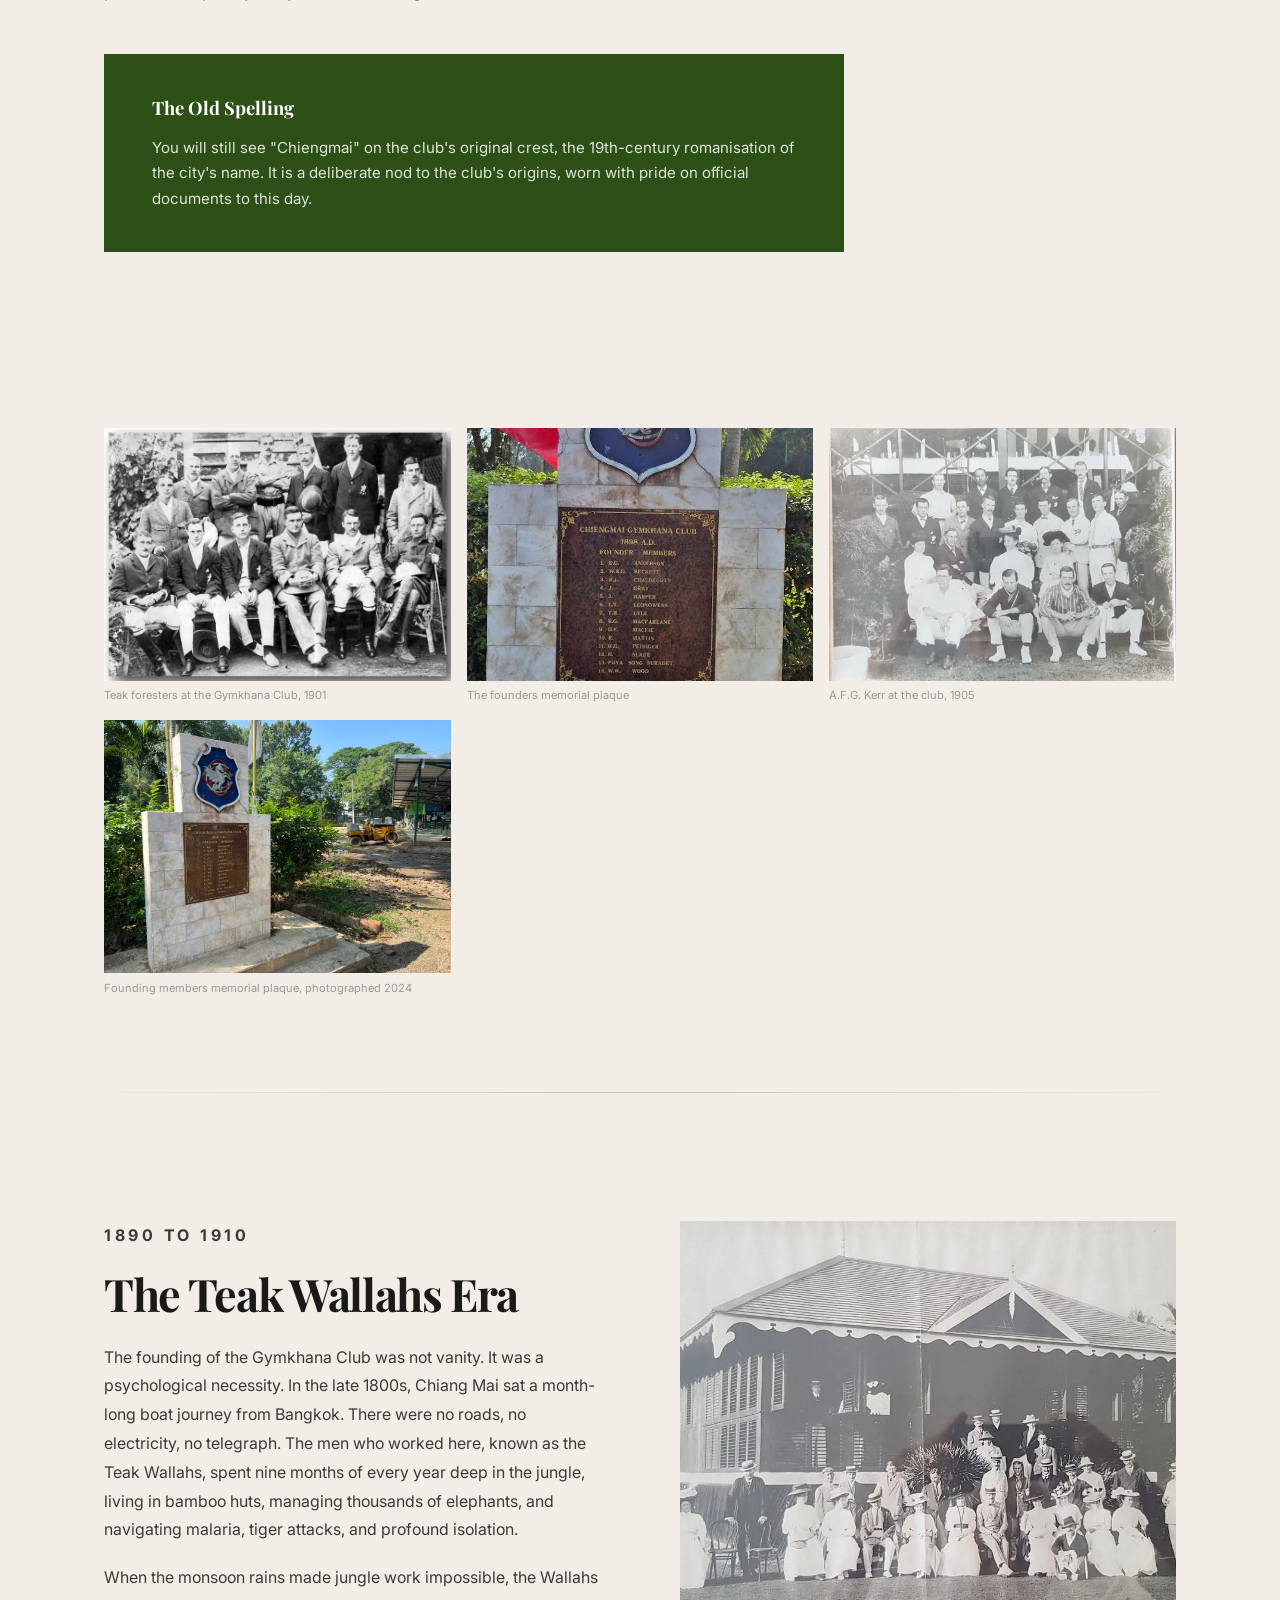
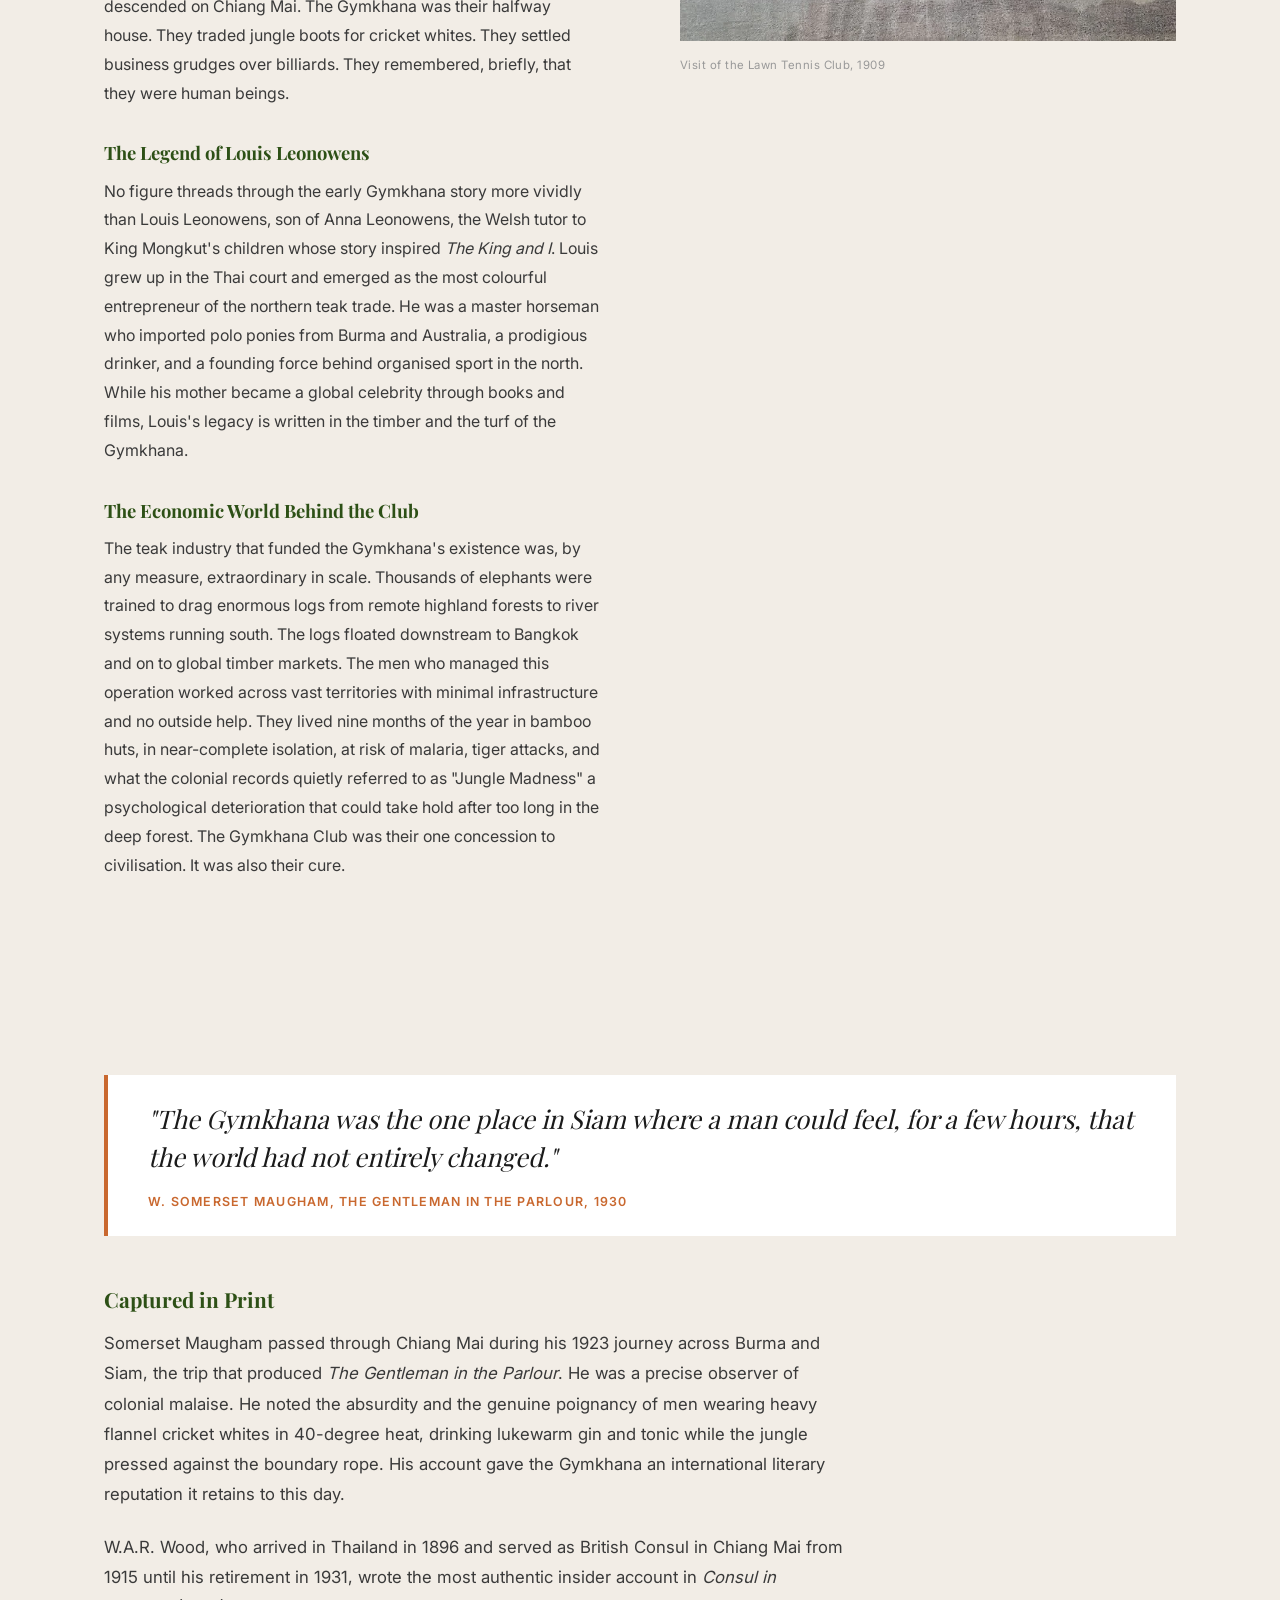
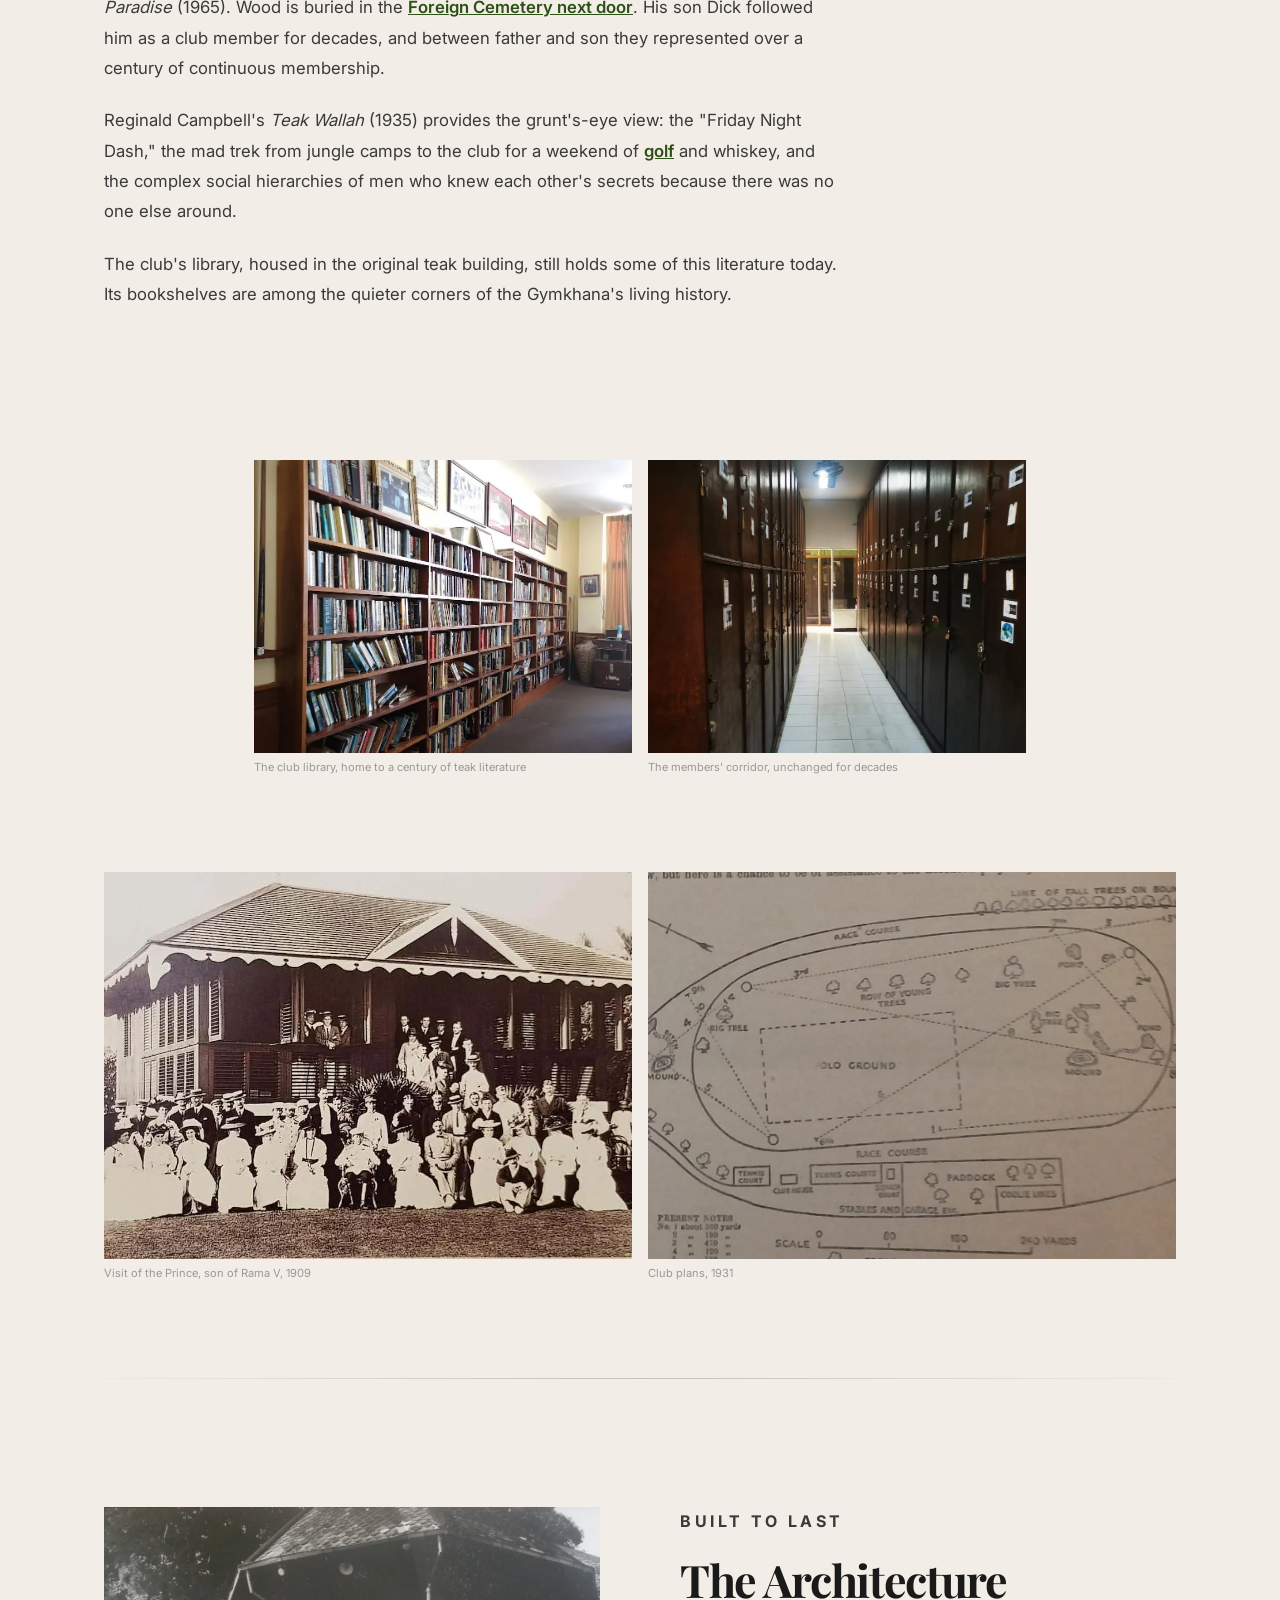
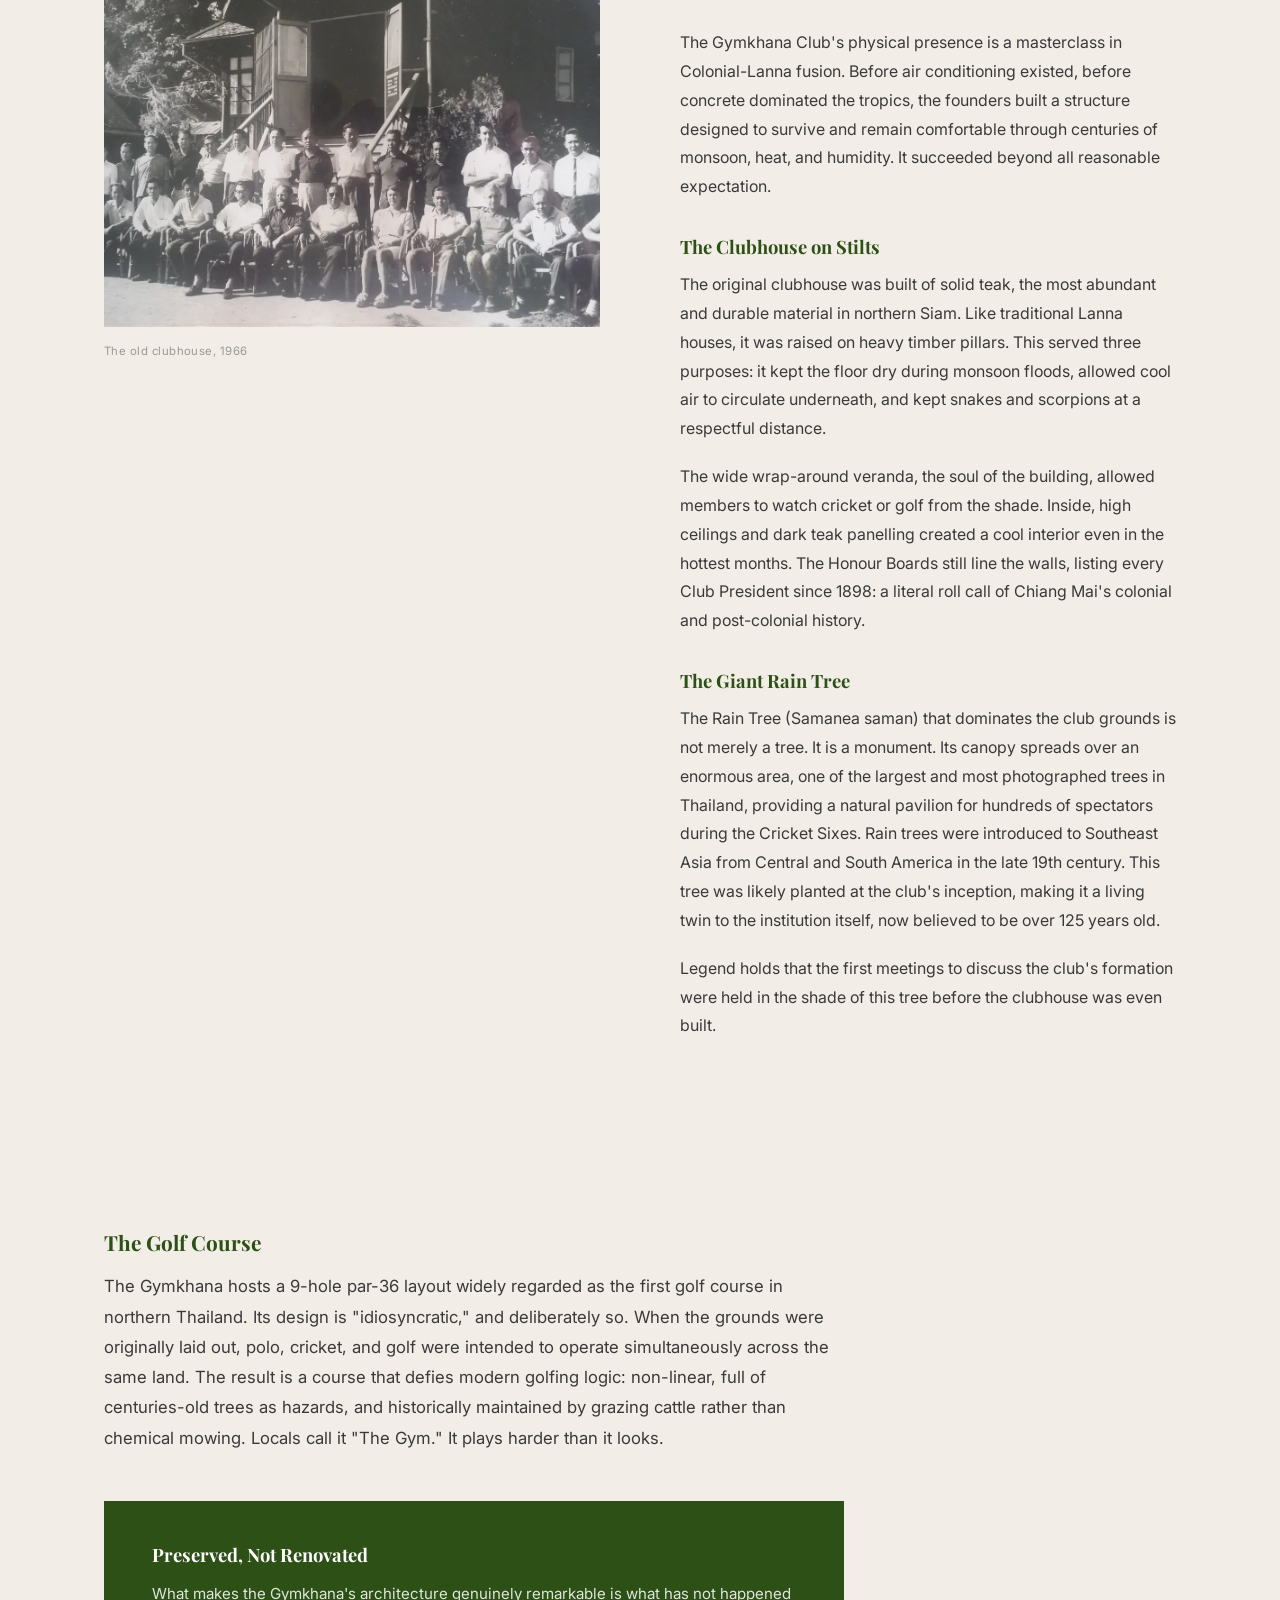
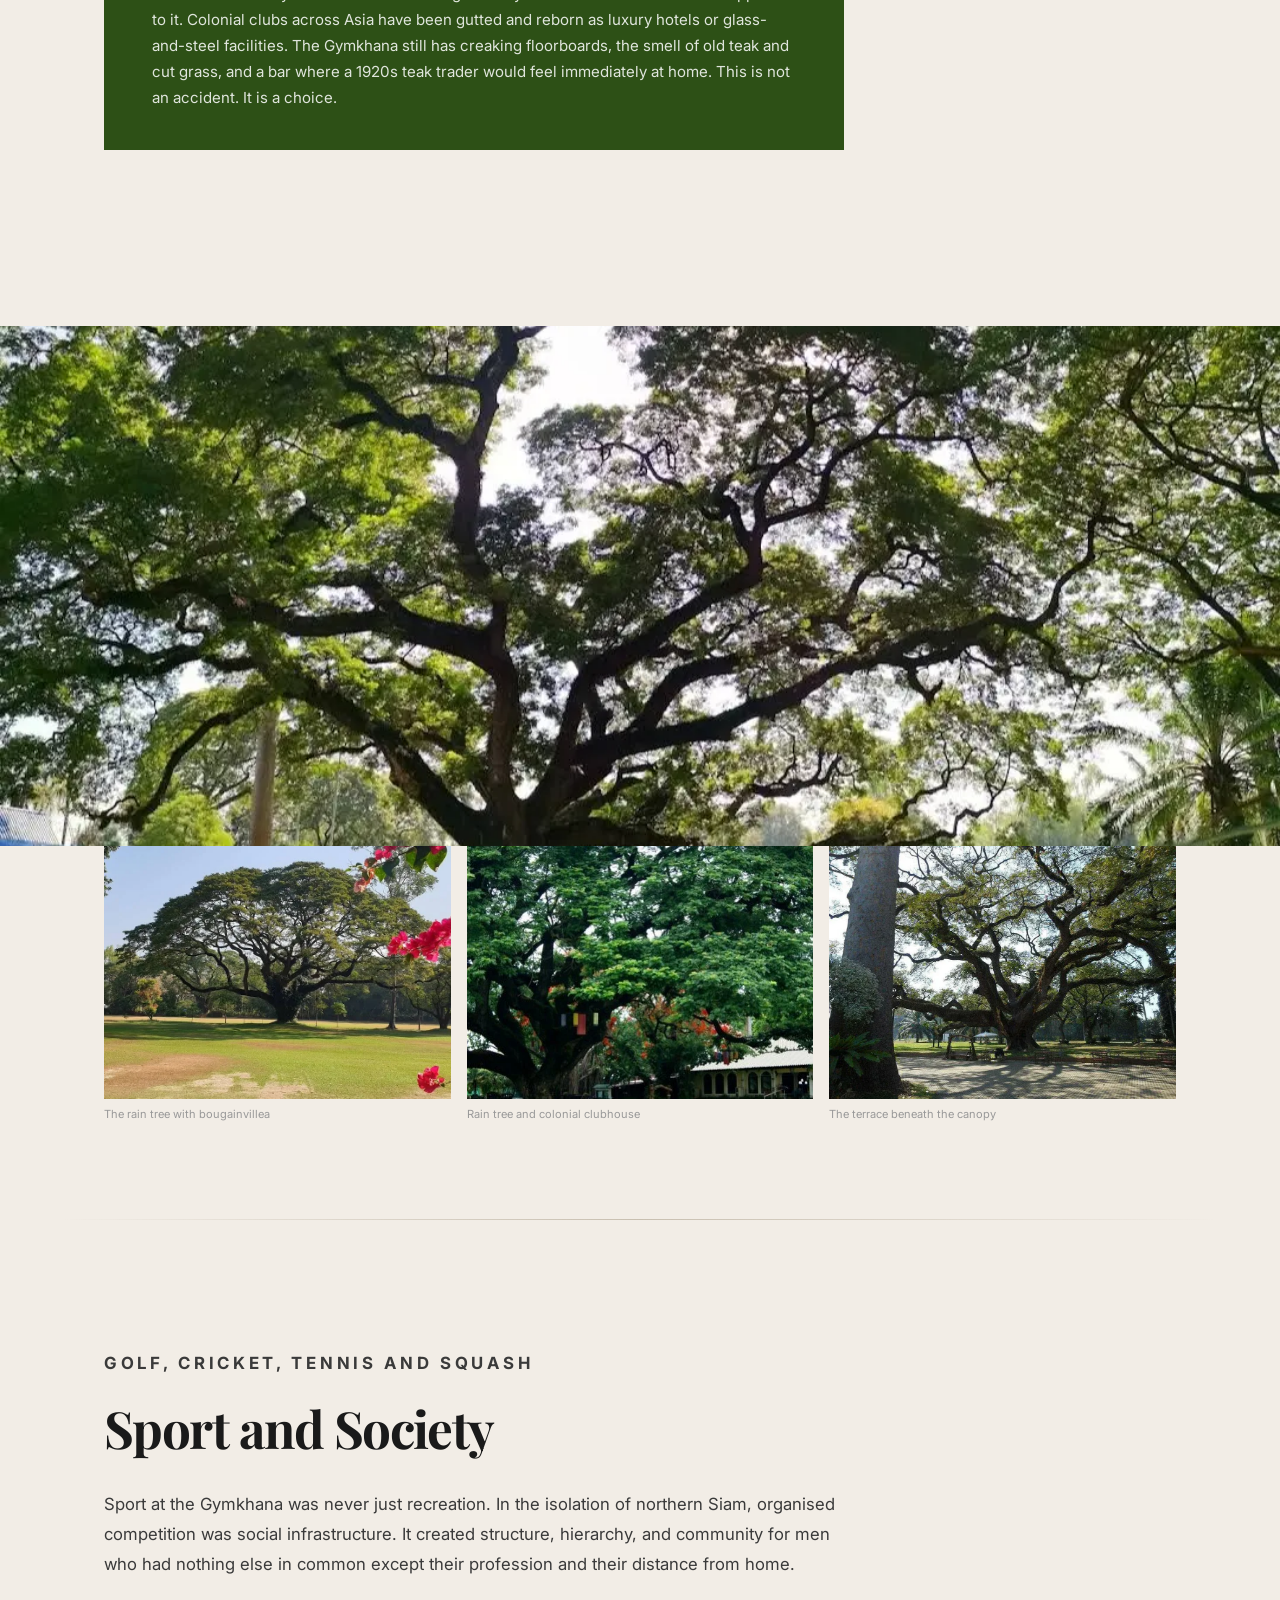
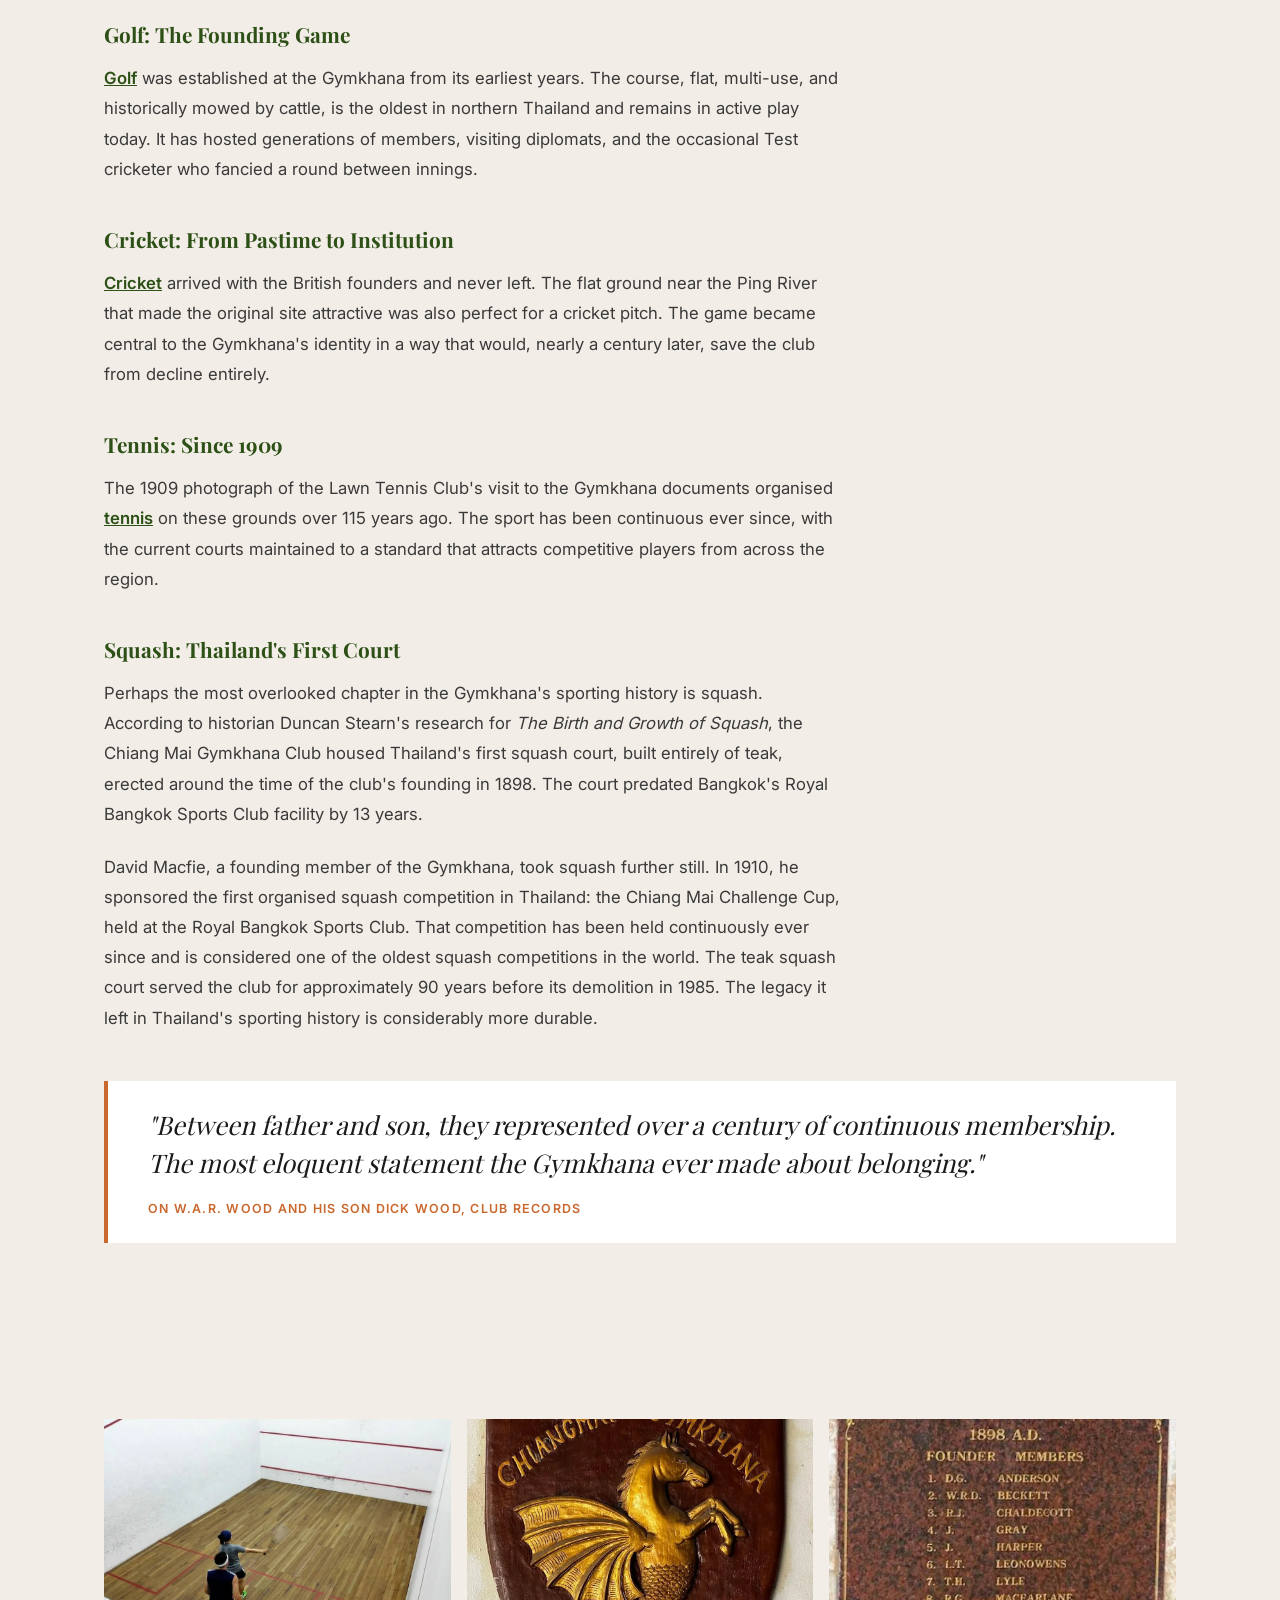
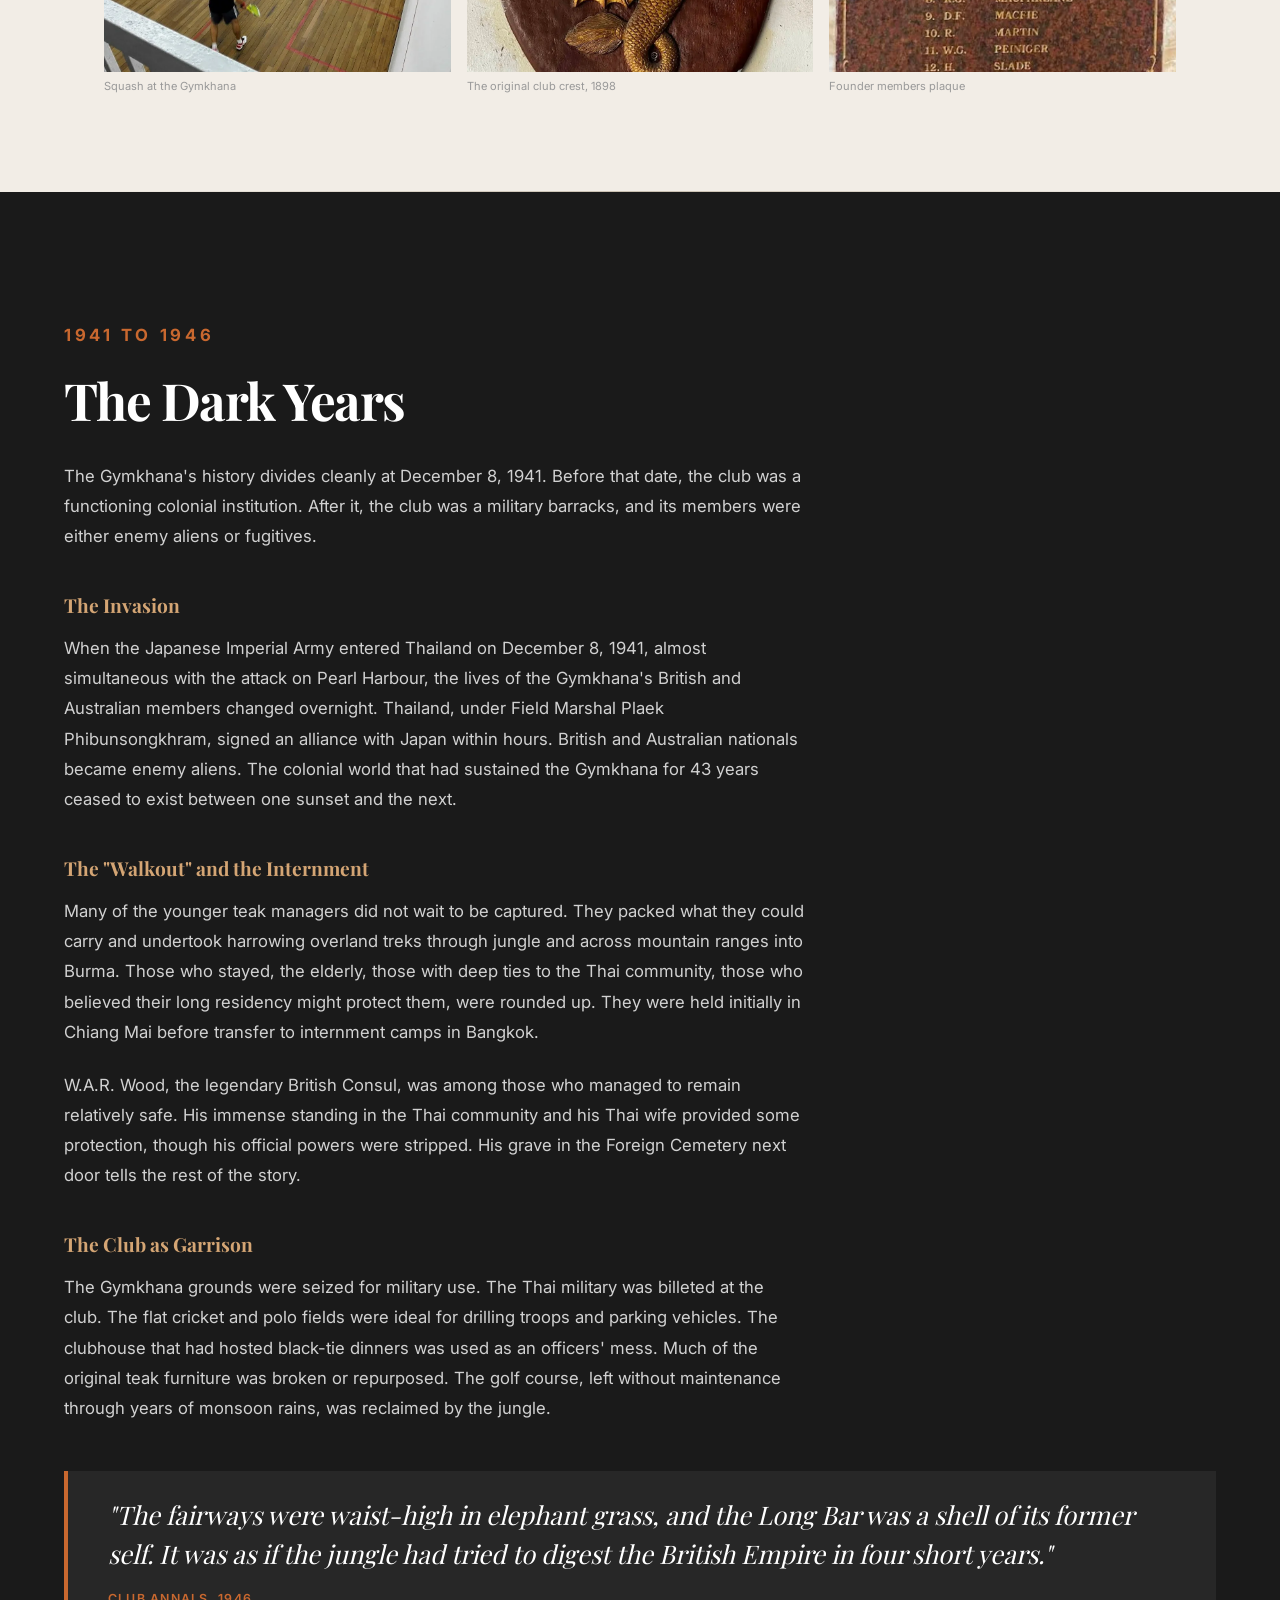
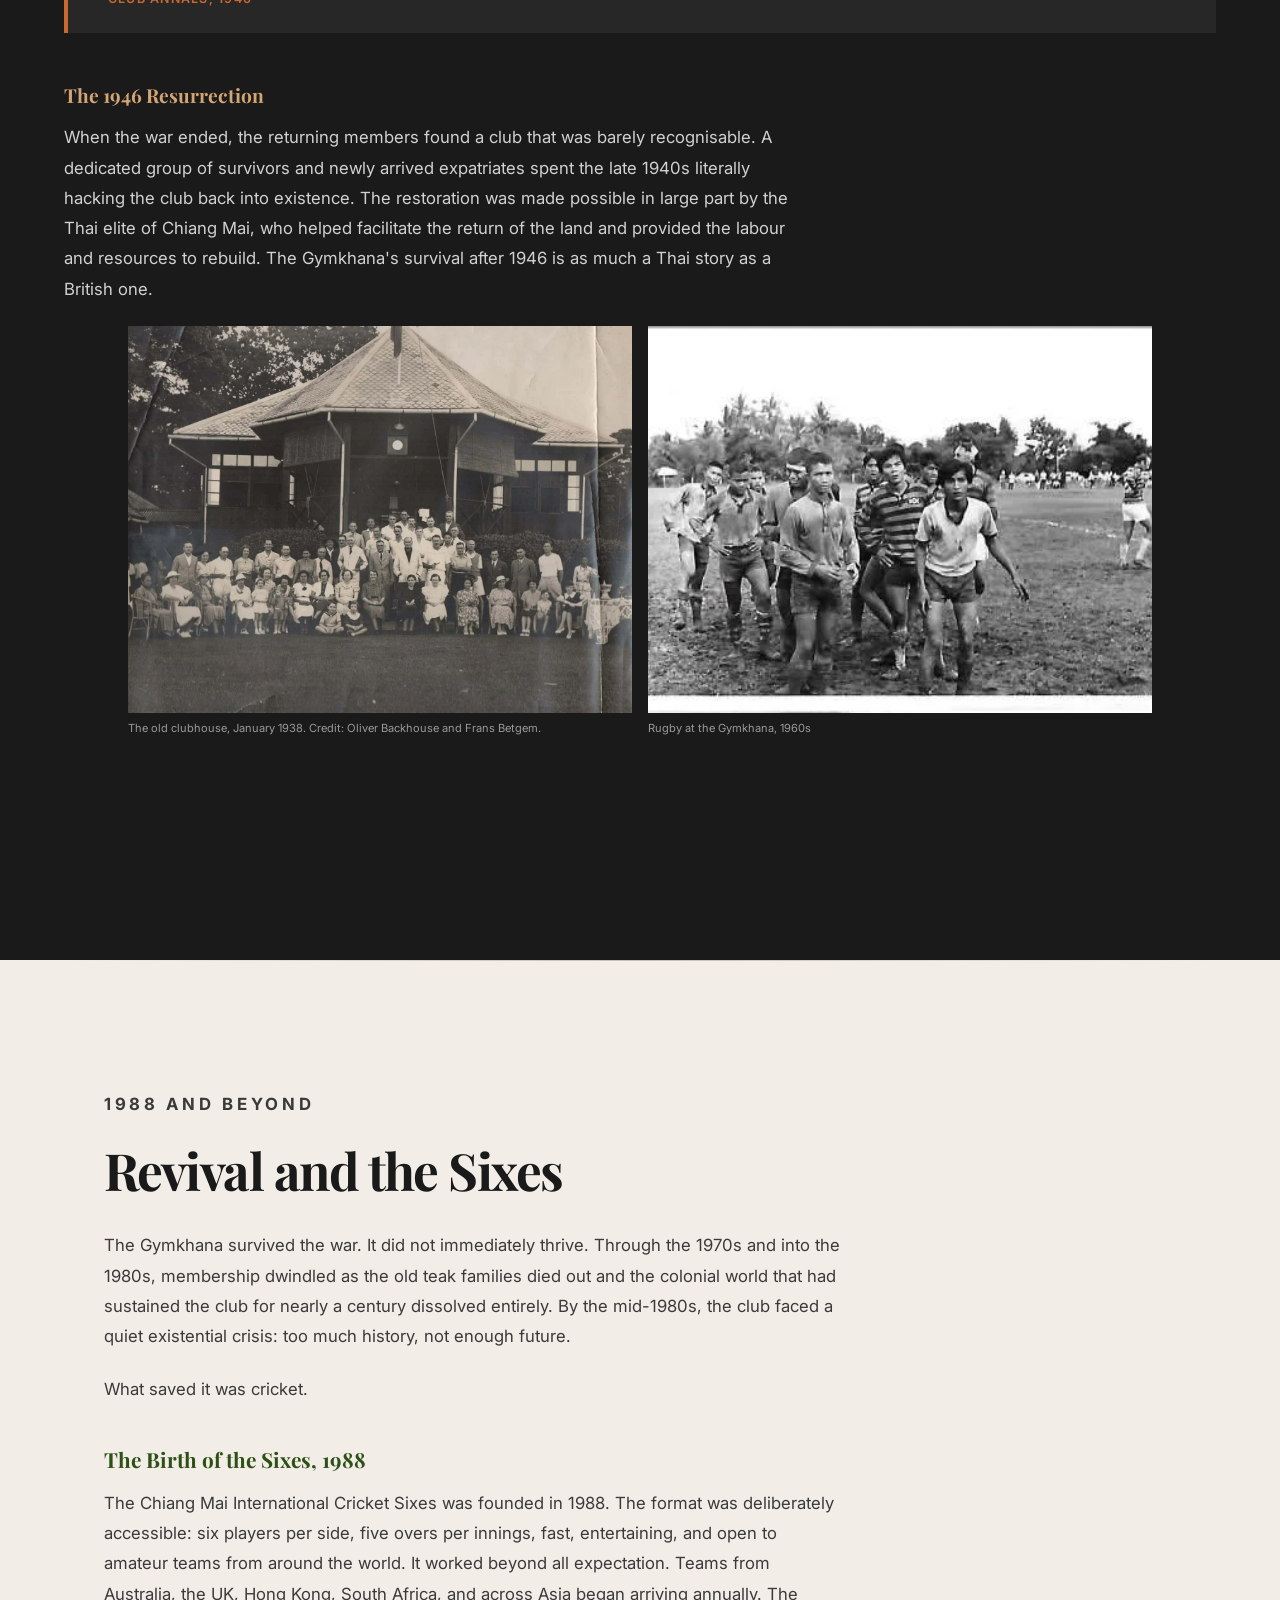
<file: pages/history.html>
<!DOCTYPE html>
<html lang="en">
<head>
  <!-- Google tag (gtag.js) -->
  <script async src="https://www.googletagmanager.com/gtag/js?id=G-FE5F83RLE1"></script>
  <script>
    window.dataLayer = window.dataLayer || [];
    function gtag(){dataLayer.push(arguments);}
    gtag('js', new Date());

    gtag('config', 'G-FE5F83RLE1');
  </script>

    <meta charset="UTF-8">
    <meta name="viewport" content="width=device-width, initial-scale=1.0">
    <title>History Since 1898 | Chiang Mai Gymkhana Club</title>
    <meta name="description" content="From jungle isolation to colonial heyday, WWII occupation to cricket revival. The full story of the oldest sports club in northern Thailand, founded April 5, 1898.">
    <meta name="robots" content="index, follow">
    <link rel="canonical" href="https://chiangmaigymkhana.com/pages/history.html">

    <!-- Open Graph -->
    <meta property="og:type" content="article">
    <meta property="og:title" content="History Since 1898 | Chiang Mai Gymkhana Club">
    <meta property="og:description" content="From jungle isolation to colonial heyday, WWII occupation to cricket revival. The full story of the oldest sports club in northern Thailand.">
    <meta property="og:image" content="https://chiangmaigymkhana.com/images/chiang-mai-gymkhana-chiangmaigymkhana-og-social.webp">
    <meta property="og:url" content="https://chiangmaigymkhana.com/pages/history.html">

    <link rel="icon" type="image/webp" href="../images/chiang-mai-gymkhana-chiangmaigymkhana-club-logo-1898-transparent-32.webp">
    <link rel="preload" href="../fonts/PlayfairDisplay-Regular.woff2" as="font" type="font/woff2" crossorigin>
    <link rel="preload" href="../fonts/PlayfairDisplay-Bold.woff2" as="font" type="font/woff2" crossorigin>
    <link rel="preload" href="../fonts/Inter_18pt-Regular.ttf" as="font" type="font/ttf" crossorigin>
    <link rel="stylesheet" href="../css/fonts.css">

    <style>
        * { margin: 0; padding: 0; box-sizing: border-box; }
        html { scroll-behavior: smooth; overflow-x: hidden; }

        body {
            font-family: 'Inter', -apple-system, sans-serif;
            color: #1a1a1a;
            background: #f2ede6;
            line-height: 1.5;
            overflow-x: hidden;
            animation: pageFadeIn 0.6s ease forwards;
        }

        h1, h2, h3, blockquote {
            font-family: 'Playfair Display', Georgia, serif;
        }

        @keyframes pageFadeIn { from { opacity: 0; } to { opacity: 1; } }

        /* NAV */
        header {
            position: fixed;
            top: 0; left: 0; right: 0;
            z-index: 1000;
            padding: 1.4rem 4rem;
            display: flex;
            justify-content: space-between;
            align-items: center;
            transition: background 0.4s, box-shadow 0.4s;
        }

        header.scrolled {
            background: rgba(255,255,255,0.97);
            box-shadow: 0 1px 0 #efefef;
        }

        .logo { display: flex; flex-direction: row; align-items: center; gap: 10px; text-decoration: none; }
        .logo-text { display: flex; flex-direction: column; gap: 2px; }
        .logo-name {
            font-size: 0.78rem; font-weight: 700; letter-spacing: 0.12em;
            color: white; transition: color 0.4s; line-height: 1; text-decoration: none;
        }
        .logo-est {
            font-size: 0.62rem; font-weight: 400; letter-spacing: 0.18em;
            color: rgba(255,255,255,0.6); transition: color 0.4s; line-height: 1;
        }
        header.scrolled .logo-name { color: #1a1a1a; }
        header.scrolled .logo-est { color: #999; }

        nav { display: flex; gap: 2.5rem; align-items: center; }
        nav a {
            color: rgba(255,255,255,0.85); text-decoration: none;
            font-size: 0.78rem; font-weight: 500; letter-spacing: 0.04em;
            transition: color 0.4s, opacity 0.3s;
        }
        header.scrolled nav a { color: #1a1a1a; }
        nav a:hover { opacity: 0.55; }
        nav a.active { color: white; border-bottom: 1.5px solid rgba(255,255,255,0.6); padding-bottom: 2px; }
        header.scrolled nav a.active { color: #1a1a1a; border-bottom-color: #1a1a1a; }
        .nav-cta {
            background: white; color: #1a1a1a !important;
            padding: 0.5rem 1.2rem; font-weight: 600; font-size: 0.72rem; letter-spacing: 0.06em;
        }
        header.scrolled .nav-cta { background: #1a1a1a; color: white !important; }

        /* HERO */
        .hero {
            position: relative;
            height: 100vh; min-height: 600px;
            display: flex; align-items: flex-end;
            overflow: hidden;
        }
        .hero::before {
            content: '';
            position: absolute; inset: 0;
            background: url('../images/chiang-mai-gymkhana-chiangmaigymkhana-group-photo-of-teak-foresters-in-front-of-Chiang-Mai-Gymkhana-club-in-1901.webp') top/cover no-repeat;
            transform-origin: top center;
            animation: kenBurns 20s ease-in-out infinite alternate;
        }
        @keyframes kenBurns {
            0%   { transform: scale(1); }
            100% { transform: scale(1.06); }
        }
        .hero::after {
            content: ''; position: absolute; inset: 0;
            background: linear-gradient(to bottom, rgba(0,0,0,0.45) 0%, transparent 30%, transparent 45%, rgba(15,13,10,0.78) 100%);
        }
        .hero-content { position: relative; z-index: 2; padding: 0 4rem 6rem; width: 100%; }
        .hero-label {
            font-size: 0.7rem; font-weight: 600; letter-spacing: 0.2em;
            text-transform: uppercase; color: rgba(255,255,255,0.6); margin-bottom: 1.2rem;
        }
        .hero h1 {
            font-size: clamp(3rem, 6.5vw, 6rem); font-weight: 700;
            line-height: 1.0; letter-spacing: -0.04em; color: white;
            margin-bottom: 1.2rem; max-width: 700px;
        }
        .hero-subtitle {
            font-size: clamp(1rem, 1.8vw, 1.3rem); font-weight: 300;
            line-height: 1.6; color: rgba(255,255,255,0.8); max-width: 580px;
        }

        /* ANCHOR NAV */
        .anchor-nav {
            background: #2d5016;
            padding: 0;
            position: sticky;
            top: 0;
            z-index: 900;
            overflow-x: auto;
            white-space: nowrap;
            scrollbar-width: none;
        }
        .anchor-nav::-webkit-scrollbar { display: none; }
        .anchor-nav-inner {
            display: flex;
            padding: 0 3rem;
        }
        .anchor-nav a {
            display: inline-block;
            color: rgba(255,255,255,0.7);
            text-decoration: none;
            font-size: 0.7rem;
            font-weight: 600;
            letter-spacing: 0.1em;
            text-transform: uppercase;
            padding: 1rem 1.2rem;
            transition: color 0.2s, border-bottom 0.2s;
            border-bottom: 2px solid transparent;
        }
        .anchor-nav a:hover {
            color: white;
            border-bottom-color: rgba(255,255,255,0.4);
        }

        /* SECTION BASE */
        .history-section {
            padding: 8rem 4rem;
            max-width: 1200px;
            margin: 0 auto;
        }

        .section-label {
            font-size: 0.68rem; font-weight: 700; letter-spacing: 0.22em;
            text-transform: uppercase; color: #c9682f;
            margin-bottom: 1rem;
        }

        .history-section h2 {
            font-size: clamp(2rem, 4vw, 3.2rem);
            font-weight: 700; line-height: 1.1;
            letter-spacing: -0.03em; color: #1a1a1a;
            margin-bottom: 2rem;
        }

        .history-section h3 {
            font-size: 1.3rem; font-weight: 700;
            color: #2d5016; margin: 2.5rem 0 0.8rem;
        }

        .history-section p {
            font-size: 1.05rem; line-height: 1.8;
            color: #3a3a3a; margin-bottom: 1.4rem;
            max-width: 740px;
        }

        /* SPLIT LAYOUT */
        .split {
            display: grid;
            grid-template-columns: 1fr 1fr;
            gap: 5rem;
            align-items: start;
            padding: 8rem 4rem;
            max-width: 1200px;
            margin: 0 auto;
        }

        .split.reverse { direction: rtl; }
        .split.reverse > * { direction: ltr; }

        .split-text h2 {
            font-size: clamp(1.8rem, 3.5vw, 2.8rem);
            font-weight: 700; line-height: 1.1;
            letter-spacing: -0.03em; color: #1a1a1a;
            margin-bottom: 1.5rem;
        }

        .split-text h3 {
            font-size: 1.15rem; font-weight: 700;
            color: #2d5016; margin: 2rem 0 0.6rem;
        }

        .split-text p {
            font-size: 1rem; line-height: 1.8;
            color: #3a3a3a; margin-bottom: 1.2rem;
        }

        .split-image img {
            width: 100%; aspect-ratio: 4/3;
            object-fit: cover;
        }

        .split-image figcaption {
            font-size: 0.72rem; color: #999;
            margin-top: 0.6rem; letter-spacing: 0.04em;
        }

        /* FULL-WIDTH IMAGE */
        .full-image {
            width: 100%; max-height: 520px;
            object-fit: cover; display: block;
        }

        /* PULL QUOTE */
        .pull-quote {
            border-left: 4px solid #c9682f;
            margin: 3rem 0;
            padding: 1.5rem 2.5rem;
            background: white;
        }

        .pull-quote blockquote {
            font-size: clamp(1.2rem, 2.2vw, 1.6rem);
            font-weight: 400; line-height: 1.5;
            color: #1a1a1a; font-style: italic;
            margin-bottom: 0.8rem;
        }

        .pull-quote cite {
            font-size: 0.78rem; font-weight: 600;
            letter-spacing: 0.1em; text-transform: uppercase;
            color: #c9682f; font-style: normal;
        }

        /* CALLOUT / FACT BOX */
        .fact-box {
            background: #2d5016;
            padding: 2.5rem 3rem;
            margin: 3rem 0;
            max-width: 740px;
        }

        .fact-box h3 {
            font-family: 'Playfair Display', Georgia, serif;
            font-size: 1.15rem; color: white;
            margin-top: 0;
            margin-bottom: 0.8rem;
        }

        .fact-box p {
            font-size: 0.95rem; line-height: 1.7;
            color: rgba(255,255,255,0.85); margin-bottom: 0;
        }
        .fact-box a { color: #d4a574; font-weight: 600; }

        /* IMAGE GRID */
        .image-grid {
            display: grid;
            gap: 1rem;
            padding: 0 4rem 6rem;
            max-width: 1200px;
            margin: 0 auto;
        }

        .image-grid.cols-3 { grid-template-columns: repeat(3, 1fr); }
        .image-grid.cols-2 { grid-template-columns: repeat(2, 1fr); }

        .image-grid img {
            width: 100%; aspect-ratio: 3/2;
            object-fit: cover; display: block;
        }

        .image-grid figcaption {
            font-size: 0.7rem; color: #999;
            margin-top: 0.4rem;
        }

        /* FOUNDERS LIST */
        .founders-list {
            list-style: none;
            margin: 1.5rem 0 2rem;
            max-width: 600px;
        }

        .founders-list li {
            padding: 0.7rem 0;
            border-bottom: 1px solid #e0d9ce;
            font-size: 0.95rem; color: #3a3a3a;
            line-height: 1.5;
        }

        .founders-list li:last-child { border-bottom: none; }
        .founders-list strong { color: #2d5016; }

        /* DIVIDER */
        .section-divider {
            height: 1px;
            background: linear-gradient(to right, transparent, #c8bfb0, transparent);
            margin: 0 4rem;
        }

        /* DARK SECTION */
        .dark-section {
            background: #1a1a1a;
            padding: 8rem 4rem;
        }

        .dark-section-inner {
            max-width: 1200px;
            margin: 0 auto;
        }

        .dark-section .section-label { color: #c9682f; }

        .dark-section h2 {
            font-size: clamp(2rem, 4vw, 3.2rem);
            font-weight: 700; line-height: 1.1;
            letter-spacing: -0.03em; color: white;
            margin-bottom: 2rem;
        }

        .dark-section h3 {
            font-size: 1.2rem; font-weight: 700;
            color: #d4a574; margin: 2.5rem 0 0.8rem;
        }

        .dark-section p {
            font-size: 1.05rem; line-height: 1.8;
            color: rgba(255,255,255,0.8); margin-bottom: 1.4rem;
            max-width: 740px;
        }

        .dark-section .pull-quote {
            background: rgba(255,255,255,0.06);
            border-left-color: #c9682f;
        }

        .dark-section .pull-quote blockquote { color: white; }

        /* TODAY SECTION */
        .today-section {
            background: #2d5016;
            padding: 8rem 4rem;
        }

        .today-section-inner {
            max-width: 1200px;
            margin: 0 auto;
            display: grid;
            grid-template-columns: 1fr 1fr;
            gap: 6rem;
            align-items: center;
        }

        .today-section .section-label { color: #d4a574; }

        .today-section h2 {
            font-size: clamp(2rem, 4vw, 3rem);
            font-weight: 700; line-height: 1.1;
            letter-spacing: -0.03em; color: white;
            margin-bottom: 2rem;
        }

        .today-section p {
            font-size: 1.05rem; line-height: 1.8;
            color: rgba(255,255,255,0.85); margin-bottom: 1.4rem;
        }

        .today-cta {
            display: inline-block;
            background: white; color: #2d5016;
            padding: 1rem 2rem;
            font-size: 0.8rem; font-weight: 700;
            letter-spacing: 0.1em; text-transform: uppercase;
            text-decoration: none;
            margin-top: 1rem;
            transition: background 0.2s, color 0.2s;
        }

        .today-cta:hover { background: #d4a574; color: white; }

        /* FOOTER */
        footer {
            background: #111;
            padding: 4rem 4rem 3rem;
            color: rgba(255,255,255,0.5);
        }

        .footer-inner {
            max-width: 1200px; margin: 0 auto;
            display: grid; grid-template-columns: 2fr 1fr 1fr 1fr;
            gap: 3rem; padding-bottom: 3rem;
            border-bottom: 1px solid rgba(255,255,255,0.08);
        }

        .footer-brand .logo-name { color: white; font-size: 0.85rem; }
        .footer-brand .logo-est { color: rgba(255,255,255,0.4); }
        .footer-brand p {
            font-size: 0.82rem; line-height: 1.7;
            color: rgba(255,255,255,0.4); margin-top: 1rem;
        }

        .footer-col h4 {
            font-size: 0.68rem; font-weight: 700;
            letter-spacing: 0.18em; text-transform: uppercase;
            color: rgba(255,255,255,0.6); margin-bottom: 1.2rem;
        }

        .footer-col a {
            display: block; color: rgba(255,255,255,0.4);
            text-decoration: none; font-size: 0.82rem;
            line-height: 2; transition: color 0.2s;
        }

        .footer-col a:hover { color: white; }

        .footer-bottom {
            max-width: 1200px; margin: 2rem auto 0;
            font-size: 0.75rem; display: flex;
            justify-content: space-between; align-items: center;
        }

        /* HAMBURGER */
        .hamburger { display: none; flex-direction: column; gap: 5px; cursor: pointer; padding: 4px; }
        .hamburger span { width: 22px; height: 2px; background: white; transition: background 0.4s; display: block; }
        header.scrolled .hamburger span { background: #1a1a1a; }

        /* RESPONSIVE */
        @media (max-width: 768px) {
            header { padding: 1.2rem 1.5rem; }
            nav { display: none; }
            nav.open {
                display: flex; flex-direction: column;
                position: fixed; inset: 0; background: rgba(0,0,0,0.96);
                justify-content: center; align-items: center; gap: 2rem; z-index: 999;
            }
            nav.open a { font-size: 1.4rem; color: white; }
            .hamburger { display: flex; z-index: 1001; }

            .hero-content { padding: 0 1.5rem 4rem; }
            .hero h1 { font-size: clamp(2.2rem, 9vw, 4rem); }

            .anchor-nav-inner { padding: 0 1rem; }

            .history-section { padding: 5rem 1.5rem; }
            .split { grid-template-columns: 1fr; gap: 2.5rem; padding: 5rem 1.5rem; }
            .split.reverse { direction: ltr; }

            .image-grid { padding: 0 1.5rem 4rem; }
            .image-grid.cols-3,
            .image-grid.cols-2 { grid-template-columns: 1fr; }

            .dark-section { padding: 5rem 1.5rem; }
            .today-section { padding: 5rem 1.5rem; }
            .today-section-inner { grid-template-columns: 1fr; gap: 3rem; }

            .pull-quote { padding: 1.2rem 1.5rem; }
            .fact-box { padding: 1.8rem 1.5rem; }

            .footer-inner { grid-template-columns: 1fr 1fr; gap: 2rem; }
            footer { padding: 3rem 1.5rem 2rem; }
            .footer-bottom { flex-direction: column; gap: 1rem; text-align: center; }
        }
    </style>
    <script type="application/ld+json">
    {
      "@context": "https://schema.org",
      "@type": "Article",
      "headline": "History Since 1898 | Chiang Mai Gymkhana Club",
      "description": "From jungle isolation to colonial heyday, WWII occupation to cricket revival. The full story of the oldest sports club in northern Thailand.",
      "url": "https://chiangmaigymkhana.com/pages/history.html",
      "datePublished": "2026-05-29",
      "dateModified": "2026-05-30",
      "image": "https://chiangmaigymkhana.com/images/chiang-mai-gymkhana-chiangmaigymkhana-group-photo-of-teak-foresters-in-front-of-Chiang-Mai-Gymkhana-club-in-1901.webp",
      "about": {
        "@type": "Organization",
        "name": "Chiang Mai Gymkhana Club",
        "foundingDate": "1898"
      },
      "publisher": {
        "@type": "Organization",
        "name": "Chiang Mai Gymkhana Club",
        "url": "https://chiangmaigymkhana.com"
      }
    }
    </script>
</head>
<body>

<header id="site-header">
    <a href="../index.html" class="logo">
        <img src="../images/chiang-mai-gymkhana-chiangmaigymkhana-club-logo-1898-transparent-72.webp" alt="Chiang Mai Gymkhana Club" style="height:36px;width:36px;object-fit:contain;">
        <div class="logo-text">
            <span class="logo-name">CHIANG MAI GYMKHANA</span>
            <span class="logo-est">EST. 1898</span>
        </div>
    </a>
    <nav id="main-nav">
        <a href="../index.html">HOME</a>
        <a href="golf.html">GOLF</a>
        <a href="tennis.html">TENNIS</a>
        <a href="cricket.html">CRICKET</a>
        <a href="restaurant.html">DINING</a>
        <a href="about.html">ABOUT</a>
        <a href="history.html" class="active">HISTORY</a>
        <a href="https://m.me/chiangmai.gymkhana" class="nav-cta" target="_blank">CONTACT</a>
    </nav>
    <div class="hamburger" id="hamburger" aria-label="Menu">
        <span></span><span></span><span></span>
    </div>
</header>

<!-- HERO -->
<section class="hero">
    <div class="hero-content">
        <p class="hero-label">Chiang Mai Gymkhana Club</p>
        <h1>A Club Since 1898</h1>
        <p class="hero-subtitle">Founded in 1898 by traders, diplomats, government officials, missionaries, and a Thai nobleman. The story of the oldest sports club in northern Thailand.</p>
    </div>
</section>

<!-- ANCHOR NAV -->
<nav class="anchor-nav" aria-label="History sections">
    <div class="anchor-nav-inner">
        <a href="#founding">The Founding</a>
        <a href="#teak-wallahs">Teak Wallahs</a>
        <a href="#architecture">Architecture</a>
        <a href="#sport-society">Sport and Society</a>
        <a href="#dark-years">The Dark Years</a>
        <a href="#cemetery">The Cemetery</a>
        <a href="#sixes">Revival and the Sixes</a>
        <a href="#today">The Club Today</a>
        <a href="#trivia">Did You Know</a>
    </div>
</nav>

<!-- SECTION 1: THE FOUNDING -->
<section id="founding">
    <div class="history-section">
        <p class="section-label">April 5, 1898</p>
        <h2>The Founding</h2>
        <p>On April 5, 1898, fourteen men gathered in northern Siam to sign a sporting club into existence. They were traders, diplomats, government foresters, a Thai nobleman, and men whose work had little to do with timber but everything to do with being far from home. What they built that day has outlasted every company they worked for, every empire they served, and every forest they logged.</p>
        <p>The land, 90 rai (approximately 15 hectares) of flat ground near the Ping River, was granted by Chao Intawaroros Suriyavongse, the Prince of Chiang Mai, with the formal blessing of King Rama V (Chulalongkorn). The deed was issued for the express purpose of "encouraging sport in Northern Siam." In the same year, King Rama V signed a second royal deed granting 24 rai of adjacent land to the south as a Foreign Cemetery, so that the men who came to play would also have a place to rest.</p>

        <div class="pull-quote">
            <blockquote>"It was as if the jungle had tried to digest the British Empire in four short years. It failed."</blockquote>
            <cite>Club annals, post-war restoration, 1946</cite>
        </div>

        <h3>The Original 14 Founders</h3>
        <p>Their names are inscribed on the marble plaque that still stands at the club entrance. They came from the British Consulate, the Borneo Company Limited, the Bombay Burmah Trading Corporation, the Siam Forest Company, and the Siamese Royal Forest Department. One of the fourteen held Thai nationality, making him the sole Siamese signatory to the founding document.</p>

        <ul class="founders-list">
            <li><strong>D.G. Anderson</strong></li>
            <li><strong>Walter Ralph Durie Beckett</strong>   British Consul in Chiang Mai, 1896 to 1903.</li>
            <li><strong>R.J. Chaldecott</strong>   Borneo Company Limited, serving in northern Siam from 1897 to 1920.</li>
            <li><strong>J. Gray</strong>   Bombay Burmah Trading Corporation.</li>
            <li><strong>J. Harper</strong></li>
            <li><strong>Louis Thomas Gunnis Leonowens</strong>   agent for the Borneo Company in Chiang Mai from 1889. Son of Anna Leonowens, tutor to King Mongkut's children. He later founded the Louis T. Leonowens Company in 1905, which still trades today.</li>
            <li><strong>Thomas Harold Lyle</strong>   British vice-consul at Nan from 1896, later British Consul in Chiang Mai from 1907.</li>
            <li><strong>R.G. Macfarlane</strong>   Bombay Burmah Trading Corporation, based in Chiang Mai from 1897.</li>
            <li><strong>David Fleming Macfie</strong>   documented in British Heritage research on the teak trade in northern Siam.</li>
            <li><strong>R. Martin</strong></li>
            <li><strong>W.G. Peninger</strong>   Borneo Company Limited, serving in northern Siam from 1898.</li>
            <li><strong>H. Slade</strong>   first Conservator of Forests for Siam, 1896 to 1901, appointed to bring order to the northern teak concessions.</li>
            <li><strong>Phya Song Suradet</strong>   the only Thai national among the fourteen signatories.</li>
            <li><strong>W.W. Wood</strong>   Bombay Burmah Trading Corporation, in Chiang Mai from 1892. Father of Dick Wood, whose combined father-and-son membership stretched over a century.</li>
        </ul>

        <p>Two details in this list are worth pausing on. Thomas Harold Lyle signed the founding document as a junior British diplomat, vice-consul at Nan. He returned to Chiang Mai in 1907 as the British Consul, the most senior British official in the north, the same man who had helped build the club a decade earlier as a young attaché. And Herbert Slade, the first Conservator of Forests for Siam, was the man the Siamese government had specifically appointed to regulate the teak industry and rein in the very companies whose employees co-signed the founding document beside him. The regulator and the regulated, building something together beneath a rain tree. Out of the jungle, out of commercial rivalry and political complexity, they built something that would outlast them all.</p>

        <div class="fact-box">
            <h3>The Old Spelling</h3>
            <p>You will still see "Chiengmai" on the club's original crest, the 19th-century romanisation of the city's name. It is a deliberate nod to the club's origins, worn with pride on official documents to this day.</p>
        </div>
    </div>

    <div class="image-grid cols-3">
        <figure>
            <img src="../images/chiang-mai-gymkhana-chiangmaigymkhana-group-photo-of-teak-foresters-in-front-of-Chiang-Mai-Gymkhana-club-in-1901.webp" alt="Teak foresters group photo in front of Chiang Mai Gymkhana Club, 1901" width="380" height="253" loading="lazy">
            <figcaption>Teak foresters at the Gymkhana Club, 1901</figcaption>
        </figure>
        <figure>
            <img src="../images/chiang-mai-gymkhana-chiangmaigymkhana-founders-memorial-plaque-1898.webp" alt="Founders memorial plaque 1898" width="380" height="253" loading="lazy">
            <figcaption>The founders memorial plaque</figcaption>
        </figure>
        <figure>
            <img src="../images/chiang-mai-gymkhana-chiangmaigymkhana-1905-AFG-Kerr.webp" alt="AFG Kerr at Chiang Mai Gymkhana Club, 1905" width="380" height="253" loading="lazy">
            <figcaption>A.F.G. Kerr at the club, 1905</figcaption>
        </figure>
        <figure>
            <img src="../images/chiang-mai-gymkhana-chiangmaigymkhana-2024-founding-members-photo-and-memorial-plaque.webp" alt="Founding members photo and memorial plaque at Chiang Mai Gymkhana Club, 2024" width="380" height="253" loading="lazy">
            <figcaption>Founding members memorial plaque, photographed 2024</figcaption>
        </figure>
    </div>
</section>

<div class="section-divider"></div>

<!-- SECTION 2: TEAK WALLAHS -->
<section id="teak-wallahs">
    <div class="split">
        <div class="split-text">
            <p class="section-label">1890 to 1910</p>
            <h2>The Teak Wallahs Era</h2>
            <p>The founding of the Gymkhana Club was not vanity. It was a psychological necessity. In the late 1800s, Chiang Mai sat a month-long boat journey from Bangkok. There were no roads, no electricity, no telegraph. The men who worked here, known as the Teak Wallahs, spent nine months of every year deep in the jungle, living in bamboo huts, managing thousands of elephants, and navigating malaria, tiger attacks, and profound isolation.</p>
            <p>When the monsoon rains made jungle work impossible, the Wallahs descended on Chiang Mai. The Gymkhana was their halfway house. They traded jungle boots for cricket whites. They settled business grudges over billiards. They remembered, briefly, that they were human beings.</p>

            <h3>The Legend of Louis Leonowens</h3>
            <p>No figure threads through the early Gymkhana story more vividly than Louis Leonowens, son of Anna Leonowens, the Welsh tutor to King Mongkut's children whose story inspired <em>The King and I</em>. Louis grew up in the Thai court and emerged as the most colourful entrepreneur of the northern teak trade. He was a master horseman who imported polo ponies from Burma and Australia, a prodigious drinker, and a founding force behind organised sport in the north. While his mother became a global celebrity through books and films, Louis's legacy is written in the timber and the turf of the Gymkhana.</p>

            <h3>The Economic World Behind the Club</h3>
            <p>The teak industry that funded the Gymkhana's existence was, by any measure, extraordinary in scale. Thousands of elephants were trained to drag enormous logs from remote highland forests to river systems running south. The logs floated downstream to Bangkok and on to global timber markets. The men who managed this operation worked across vast territories with minimal infrastructure and no outside help. They lived nine months of the year in bamboo huts, in near-complete isolation, at risk of malaria, tiger attacks, and what the colonial records quietly referred to as "Jungle Madness"   a psychological deterioration that could take hold after too long in the deep forest. The Gymkhana Club was their one concession to civilisation. It was also their cure.</p>
        </div>
        <div class="split-image">
            <figure>
                <img src="../images/chiang-mai-gymkhana-chiangmaigymkhana-1909-visit-of-the-Lawn-Tennis-Club1.webp" alt="Visit of the Lawn Tennis Club to Chiang Mai Gymkhana, 1909" width="560" height="420" loading="lazy">
                <figcaption>Visit of the Lawn Tennis Club, 1909</figcaption>
            </figure>
        </div>
    </div>

    <div class="history-section" style="padding-top: 0;">
        <div class="pull-quote">
            <blockquote>"The Gymkhana was the one place in Siam where a man could feel, for a few hours, that the world had not entirely changed."</blockquote>
            <cite>W. Somerset Maugham, The Gentleman in the Parlour, 1930</cite>
        </div>

        <h3>Captured in Print</h3>
        <p>Somerset Maugham passed through Chiang Mai during his 1923 journey across Burma and Siam, the trip that produced <em>The Gentleman in the Parlour</em>. He was a precise observer of colonial malaise. He noted the absurdity and the genuine poignancy of men wearing heavy flannel cricket whites in 40-degree heat, drinking lukewarm gin and tonic while the jungle pressed against the boundary rope. His account gave the Gymkhana an international literary reputation it retains to this day.</p>
        <p>W.A.R. Wood, who arrived in Thailand in 1896 and served as British Consul in Chiang Mai from 1915 until his retirement in 1931, wrote the most authentic insider account in <em>Consul in Paradise</em> (1965). Wood is buried in the <a href="#cemetery" style="color:#2d5016;font-weight:600;">Foreign Cemetery next door</a>. His son Dick followed him as a club member for decades, and between father and son they represented over a century of continuous membership.</p>
        <p>Reginald Campbell's <em>Teak Wallah</em> (1935) provides the grunt's-eye view: the "Friday Night Dash," the mad trek from jungle camps to the club for a weekend of <a href="golf.html" style="color:#2d5016;font-weight:600;">golf</a> and whiskey, and the complex social hierarchies of men who knew each other's secrets because there was no one else around.</p>
        <p>The club's library, housed in the original teak building, still holds some of this literature today. Its bookshelves are among the quieter corners of the Gymkhana's living history.</p>
    </div>

    <div class="image-grid cols-2" style="max-width:900px;margin:0 auto;">
        <figure>
            <img src="../images/chiang-mai-gymkhana-chiangmaigymkhana-club-library-bookshelves.webp" alt="Club library bookshelves at Chiang Mai Gymkhana Club" width="440" height="293" loading="lazy">
            <figcaption>The club library, home to a century of teak literature</figcaption>
        </figure>
        <figure>
            <img src="../images/chiang-mai-gymkhana-chiangmaigymkhana-members-locker-room-corridor.webp" alt="Members locker room corridor at Chiang Mai Gymkhana Club" width="440" height="293" loading="lazy">
            <figcaption>The members' corridor, unchanged for decades</figcaption>
        </figure>
    </div>

    <div class="image-grid cols-2">
        <figure>
            <img src="../images/chiang-mai-gymkhana-chiangmaigymkhana-1909-visit-of-the-Prince-Son-of-Rama-5.webp" alt="Visit of the Prince, son of Rama V, to Chiang Mai Gymkhana, 1909" width="580" height="387" loading="lazy">
            <figcaption>Visit of the Prince, son of Rama V, 1909</figcaption>
        </figure>
        <figure>
            <img src="../images/chiang-mai-gymkhana-chiangmaigymkhana-1931-plans.webp" alt="Chiang Mai Gymkhana Club plans, 1931" width="580" height="387" loading="lazy">
            <figcaption>Club plans, 1931</figcaption>
        </figure>
    </div>
</section>

<div class="section-divider"></div>

<!-- SECTION 3: ARCHITECTURE -->
<section id="architecture">
    <div class="split reverse">
        <div class="split-text">
            <p class="section-label">Built to Last</p>
            <h2>The Architecture</h2>
            <p>The Gymkhana Club's physical presence is a masterclass in Colonial-Lanna fusion. Before air conditioning existed, before concrete dominated the tropics, the founders built a structure designed to survive and remain comfortable through centuries of monsoon, heat, and humidity. It succeeded beyond all reasonable expectation.</p>

            <h3>The Clubhouse on Stilts</h3>
            <p>The original clubhouse was built of solid teak, the most abundant and durable material in northern Siam. Like traditional Lanna houses, it was raised on heavy timber pillars. This served three purposes: it kept the floor dry during monsoon floods, allowed cool air to circulate underneath, and kept snakes and scorpions at a respectful distance.</p>
            <p>The wide wrap-around veranda, the soul of the building, allowed members to watch cricket or golf from the shade. Inside, high ceilings and dark teak panelling created a cool interior even in the hottest months. The Honour Boards still line the walls, listing every Club President since 1898: a literal roll call of Chiang Mai's colonial and post-colonial history.</p>

            <h3>The Giant Rain Tree</h3>
            <p>The Rain Tree (Samanea saman) that dominates the club grounds is not merely a tree. It is a monument. Its canopy spreads over an enormous area, one of the largest and most photographed trees in Thailand, providing a natural pavilion for hundreds of spectators during the Cricket Sixes. Rain trees were introduced to Southeast Asia from Central and South America in the late 19th century. This tree was likely planted at the club's inception, making it a living twin to the institution itself, now believed to be over 125 years old.</p>
            <p>Legend holds that the first meetings to discuss the club's formation were held in the shade of this tree before the clubhouse was even built.</p>
        </div>
        <div class="split-image">
            <figure>
                <img src="../images/chiang-mai-gymkhana-chiangmaigymkhana-1966-old-clubhouse.webp" alt="Chiang Mai Gymkhana Club old clubhouse, 1966" width="560" height="420" loading="lazy">
                <figcaption>The old clubhouse, 1966</figcaption>
            </figure>
        </div>
    </div>

    <div class="history-section" style="padding-top: 0;">
        <h3>The Golf Course</h3>
        <p>The Gymkhana hosts a 9-hole par-36 layout widely regarded as the first golf course in northern Thailand. Its design is "idiosyncratic," and deliberately so. When the grounds were originally laid out, polo, cricket, and golf were intended to operate simultaneously across the same land. The result is a course that defies modern golfing logic: non-linear, full of centuries-old trees as hazards, and historically maintained by grazing cattle rather than chemical mowing. Locals call it "The Gym." It plays harder than it looks.</p>

        <div class="fact-box">
            <h3>Preserved, Not Renovated</h3>
            <p>What makes the Gymkhana's architecture genuinely remarkable is what has not happened to it. Colonial clubs across Asia have been gutted and reborn as luxury hotels or glass-and-steel facilities. The Gymkhana still has creaking floorboards, the smell of old teak and cut grass, and a bar where a 1920s teak trader would feel immediately at home. This is not an accident. It is a choice.</p>
        </div>
    </div>

    <img src="../images/chiang-mai-gymkhana-chiangmaigymkhana-giant-rain-tree-wide-canopy.webp" alt="Giant rain tree at Chiang Mai Gymkhana Club with wide canopy" class="full-image" width="1200" height="520" loading="lazy">

    <div class="image-grid cols-3">
        <figure>
            <img src="../images/chiang-mai-gymkhana-chiangmaigymkhana-giant-rain-tree-bougainvillea.webp" alt="Giant rain tree with bougainvillea at Chiang Mai Gymkhana Club" width="380" height="253" loading="lazy">
            <figcaption>The rain tree with bougainvillea</figcaption>
        </figure>
        <figure>
            <img src="../images/chiang-mai-gymkhana-chiangmaigymkhana-giant-rain-tree-colonial-clubhouse.webp" alt="Giant rain tree beside the colonial clubhouse at Chiang Mai Gymkhana" width="380" height="253" loading="lazy">
            <figcaption>Rain tree and colonial clubhouse</figcaption>
        </figure>
        <figure>
            <img src="../images/chiang-mai-gymkhana-chiangmaigymkhana-giant-tree-park-benches-terrace.webp" alt="Park benches on the terrace beneath the giant tree at Chiang Mai Gymkhana Club" width="380" height="253" loading="lazy">
            <figcaption>The terrace beneath the canopy</figcaption>
        </figure>
    </div>
</section>

<div class="section-divider"></div>

<!-- SECTION 4: SPORT AND SOCIETY -->
<section id="sport-society">
    <div class="history-section">
        <p class="section-label">Golf, Cricket, Tennis and Squash</p>
        <h2>Sport and Society</h2>
        <p>Sport at the Gymkhana was never just recreation. In the isolation of northern Siam, organised competition was social infrastructure. It created structure, hierarchy, and community for men who had nothing else in common except their profession and their distance from home.</p>

        <h3>Golf: The Founding Game</h3>
        <p><a href="golf.html" style="color:#2d5016;font-weight:600;">Golf</a> was established at the Gymkhana from its earliest years. The course, flat, multi-use, and historically mowed by cattle, is the oldest in northern Thailand and remains in active play today. It has hosted generations of members, visiting diplomats, and the occasional Test cricketer who fancied a round between innings.</p>

        <h3>Cricket: From Pastime to Institution</h3>
        <p><a href="cricket.html" style="color:#2d5016;font-weight:600;">Cricket</a> arrived with the British founders and never left. The flat ground near the Ping River that made the original site attractive was also perfect for a cricket pitch. The game became central to the Gymkhana's identity in a way that would, nearly a century later, save the club from decline entirely.</p>

        <h3>Tennis: Since 1909</h3>
        <p>The 1909 photograph of the Lawn Tennis Club's visit to the Gymkhana documents organised <a href="tennis.html" style="color:#2d5016;font-weight:600;">tennis</a> on these grounds over 115 years ago. The sport has been continuous ever since, with the current courts maintained to a standard that attracts competitive players from across the region.</p>

        <h3>Squash: Thailand's First Court</h3>
        <p>Perhaps the most overlooked chapter in the Gymkhana's sporting history is squash. According to historian Duncan Stearn's research for <em>The Birth and Growth of Squash</em>, the Chiang Mai Gymkhana Club housed Thailand's first squash court, built entirely of teak, erected around the time of the club's founding in 1898. The court predated Bangkok's Royal Bangkok Sports Club facility by 13 years.</p>
        <p>David Macfie, a founding member of the Gymkhana, took squash further still. In 1910, he sponsored the first organised squash competition in Thailand: the Chiang Mai Challenge Cup, held at the Royal Bangkok Sports Club. That competition has been held continuously ever since and is considered one of the oldest squash competitions in the world. The teak squash court served the club for approximately 90 years before its demolition in 1985. The legacy it left in Thailand's sporting history is considerably more durable.</p>

        <div class="pull-quote">
            <blockquote>"Between father and son, they represented over a century of continuous membership. The most eloquent statement the Gymkhana ever made about belonging."</blockquote>
            <cite>On W.A.R. Wood and his son Dick Wood, club records</cite>
        </div>
    </div>

    <div class="image-grid cols-3">
        <figure>
            <img src="../images/chiang-mai-gymkhana-chiangmaigymkhana-squash-court-two-players.webp" alt="Two players on Gymkhana squash court" width="380" height="253" loading="lazy">
            <figcaption>Squash at the Gymkhana</figcaption>
        </figure>
        <figure>
            <img src="../images/chiang-mai-gymkhana-chiangmaigymkhana-club-crest-wooden-shield-1898.webp" alt="Chiang Mai Gymkhana Club crest wooden shield 1898" width="380" height="253" loading="lazy">
            <figcaption>The original club crest, 1898</figcaption>
        </figure>
        <figure>
            <img src="../images/chiang-mai-gymkhana-chiangmaigymkhana-founder-members-marble-plaque.webp" alt="Founder members marble plaque" width="380" height="253" loading="lazy">
            <figcaption>Founder members plaque</figcaption>
        </figure>
    </div>
</section>

<div class="section-divider"></div>

<!-- SECTION 5: THE DARK YEARS -->
<section id="dark-years" class="dark-section">
    <div class="dark-section-inner">
        <p class="section-label">1941 to 1946</p>
        <h2>The Dark Years</h2>
        <p>The Gymkhana's history divides cleanly at December 8, 1941. Before that date, the club was a functioning colonial institution. After it, the club was a military barracks, and its members were either enemy aliens or fugitives.</p>

        <h3>The Invasion</h3>
        <p>When the Japanese Imperial Army entered Thailand on December 8, 1941, almost simultaneous with the attack on Pearl Harbour, the lives of the Gymkhana's British and Australian members changed overnight. Thailand, under Field Marshal Plaek Phibunsongkhram, signed an alliance with Japan within hours. British and Australian nationals became enemy aliens. The colonial world that had sustained the Gymkhana for 43 years ceased to exist between one sunset and the next.</p>

        <h3>The "Walkout" and the Internment</h3>
        <p>Many of the younger teak managers did not wait to be captured. They packed what they could carry and undertook harrowing overland treks through jungle and across mountain ranges into Burma. Those who stayed, the elderly, those with deep ties to the Thai community, those who believed their long residency might protect them, were rounded up. They were held initially in Chiang Mai before transfer to internment camps in Bangkok.</p>
        <p>W.A.R. Wood, the legendary British Consul, was among those who managed to remain relatively safe. His immense standing in the Thai community and his Thai wife provided some protection, though his official powers were stripped. His grave in the Foreign Cemetery next door tells the rest of the story.</p>

        <h3>The Club as Garrison</h3>
        <p>The Gymkhana grounds were seized for military use. The Thai military was billeted at the club. The flat cricket and polo fields were ideal for drilling troops and parking vehicles. The clubhouse that had hosted black-tie dinners was used as an officers' mess. Much of the original teak furniture was broken or repurposed. The golf course, left without maintenance through years of monsoon rains, was reclaimed by the jungle.</p>
        <div class="pull-quote">
            <blockquote>"The fairways were waist-high in elephant grass, and the Long Bar was a shell of its former self. It was as if the jungle had tried to digest the British Empire in four short years."</blockquote>
            <cite>Club annals, 1946</cite>
        </div>

        <h3>The 1946 Resurrection</h3>
        <p>When the war ended, the returning members found a club that was barely recognisable. A dedicated group of survivors and newly arrived expatriates spent the late 1940s literally hacking the club back into existence. The restoration was made possible in large part by the Thai elite of Chiang Mai, who helped facilitate the return of the land and provided the labour and resources to rebuild. The Gymkhana's survival after 1946 is as much a Thai story as a British one.</p>
    </div>

    <div class="image-grid cols-2">
        <figure>
            <img src="../images/chiang-mai-gymkhana-chiangmaigymkhana-Old-Gymkhana-Clubhouse-January-1-1938---credit-Oliver-Backhouse-and-Frans-Betgem.webp" alt="Old Gymkhana Clubhouse, January 1938 - credit Oliver Backhouse and Frans Betgem" width="580" height="387" loading="lazy">
            <figcaption>The old clubhouse, January 1938. Credit: Oliver Backhouse and Frans Betgem.</figcaption>
        </figure>
        <figure>
            <img src="../images/chiang-mai-gymkhana-chiangmaigymkhana-Rugby-at-Gymkhana-1960s.webp" alt="Rugby at Chiang Mai Gymkhana Club, 1960s" width="580" height="387" loading="lazy">
            <figcaption>Rugby at the Gymkhana, 1960s</figcaption>
        </figure>
    </div>
</section>

<div class="section-divider"></div>

<!-- SECTION 6: REVIVAL AND THE SIXES -->
<section id="sixes">
    <div class="history-section">
        <p class="section-label">1988 and Beyond</p>
        <h2>Revival and the Sixes</h2>
        <p>The Gymkhana survived the war. It did not immediately thrive. Through the 1970s and into the 1980s, membership dwindled as the old teak families died out and the colonial world that had sustained the club for nearly a century dissolved entirely. By the mid-1980s, the club faced a quiet existential crisis: too much history, not enough future.</p>
        <p>What saved it was cricket.</p>

        <h3>The Birth of the Sixes, 1988</h3>
        <p>The Chiang Mai International Cricket Sixes was founded in 1988. The format was deliberately accessible: six players per side, five overs per innings, fast, entertaining, and open to amateur teams from around the world. It worked beyond all expectation. Teams from Australia, the UK, Hong Kong, South Africa, and across Asia began arriving annually. The Gymkhana transformed from a sleepy colonial relic into one of the most celebrated amateur cricket events on the international calendar, described by participants as the largest and best amateur cricket tournament in the world.</p>
        <p>The Sixes brought in a new generation of expatriates: the retired executives, international travellers, and digital nomads who had no connection to teak but understood immediately what kind of place the Gymkhana was. They came for cricket and stayed for everything else.</p>

        <h3>The Duck Lady and the Hill Tribe Fund</h3>
        <p>One of the most beloved figures in the Gymkhana's modern history was Jenny Morgan, known to the cricketing world as the Duck Lady. The ritual was simple: any player dismissed for a duck (zero runs) was required to wear a small plastic duck on a ribbon around their neck for the rest of the day. The fine paid to receive the duck went to the Hill Tribe Fund, established in 2010 to support underprivileged hill tribe children with education, housing, and healthcare. Before her passing in late 2023, Jenny and her partner Terry Skillett helped raise millions of Thai Baht. The Duck tradition continues today, maintained by Susie and Jacki, now funding the Thailand Junior Cricket Development Fund.</p>

        <h3>Star Power on the Pitch</h3>
        <p>Over the decades, the Gymkhana pitch has hosted genuine cricketing legends: Mike Gatting, Dennis Lillee, Clive Rice, and Trevor Chappell among them. They came as players, not as celebrities. That is the spirit of the Sixes.</p>

        <h3>The Regulars</h3>
        <p>Beyond the legends, the Sixes is sustained by teams that have returned almost every year since 1988. The Darjeeling CC from Dubai, the Drifters from England, and the Wombats from Australia have been mainstays of the tournament for decades. The Lamma Bashers from Hong Kong are as famous for their presence at the Long Bar after close of play as they are for their performances on the pitch. These teams do not come back every year for the trophy. They come back because of what the Gymkhana is   and because the friendships formed here do not end when the tournament does.</p>
    </div>

    <div class="image-grid cols-3">
        <figure>
            <img src="../images/chiang-mai-gymkhana-chiangmaigymkhana-1992-sixes-cricket-action.webp" alt="Chiang Mai Sixes cricket action, 1992" width="380" height="253" loading="lazy">
            <figcaption>The Sixes in action, 1992</figcaption>
        </figure>
        <figure>
            <img src="../images/chiang-mai-gymkhana-chiangmaigymkhana-vintage-sixes-cricket-action.webp" alt="Vintage Chiang Mai Sixes cricket action" width="380" height="253" loading="lazy">
            <figcaption>Early era Sixes cricket action</figcaption>
        </figure>
        <figure>
            <img src="../images/chiang-mai-gymkhana-chiangmaigymkhana-2018-sixes-cricket-action.webp" alt="Chiang Mai Sixes cricket action, 2018" width="380" height="253" loading="lazy">
            <figcaption>Sixes action, 2018</figcaption>
        </figure>
        <figure>
            <img src="../images/chiang-mai-gymkhana-chiangmaigymkhana-2022-sixes-cricket-old-scoreboard.webp" alt="Old scoreboard at Chiang Mai Cricket Sixes, 2022" width="380" height="253" loading="lazy">
            <figcaption>The old scoreboard, 2022. The new one was on its way.</figcaption>
        </figure>
        <figure>
            <img src="../images/chiang-mai-gymkhana-chiangmaigymkhana-2026-sixes-cricket-ladies.webp" alt="Ladies cricket at Chiang Mai Gymkhana Sixes, 2026" width="380" height="253" loading="lazy">
            <figcaption>Ladies cricket at the Sixes, 2026</figcaption>
        </figure>
        <figure>
            <img src="../images/chiang-mai-gymkhana-chiangmaigymkhana-2026-sixes-cricket-trophy.webp" alt="Chiang Mai Cricket Sixes trophy, 2026" width="380" height="253" loading="lazy">
            <figcaption>The Sixes trophy, 2026</figcaption>
        </figure>
    </div>

    <div class="history-section" style="padding-top: 2rem;">
        <h3>The Scoreboard Story: Three Kilometres on the Flood</h3>
        <p>In 2024, a generous donation allowed the Sixes to acquire a new electronic scoreboard, planned for unveiling at the November tournament. Then came the floods. The Gymkhana grounds were submerged. When the water receded and the damage was assessed, the scoreboard was missing.</p>
        <p>A few days later, Richard Lockwood overheard a phone call received by club staff. A woman living over three kilometres from the Gymkhana had found a large board with numbers on it in her garden. The floodwaters had carried it there.</p>
        <p>The scoreboard was retrieved, transported to Bangkok, and restored to full operation by 121 Digital. It stood ready for the 2025 Sixes, physical proof that the Gymkhana endures.</p>

        <div class="image-grid cols-2" style="margin-top:2rem;">
            <figure>
                <img src="../images/chiang-mai-gymkhana-chiangmaigymkhana-2024-rocked-by-the-devastating-floods.webp" alt="Chiang Mai Gymkhana Club rocked by devastating floods, 2024" width="580" height="387" loading="lazy">
                <figcaption>The 2024 floods at the Gymkhana</figcaption>
            </figure>
            <figure>
                <img src="../images/chiang-mai-gymkhana-chiangmaigymkhana-2024-the-flood-afters.webp" alt="The aftermath of the 2024 floods at Chiang Mai Gymkhana Club" width="580" height="387" loading="lazy">
                <figcaption>Flood aftermath at the grounds, 2024</figcaption>
            </figure>
            <figure>
                <img src="../images/chiang-mai-gymkhana-chiangmaigymkhana-2025-the-cricket-field-restored.webp" alt="Cricket field restored at Gymkhana, 2025" width="580" height="387" loading="lazy">
                <figcaption>The cricket field restored, 2025</figcaption>
            </figure>
            <figure>
                <img src="../images/chiang-mai-gymkhana-chiangmaigymkhana-2025-the-cricket-scoreboard-restored.webp" alt="The cricket scoreboard restored at Chiang Mai Gymkhana Club, 2025" width="580" height="387" loading="lazy">
                <figcaption>The restored scoreboard, back on the boundary, 2025</figcaption>
            </figure>
        </div>
    </div>
</section>

<div class="section-divider"></div>

<!-- SECTION 7: THE FOREIGN CEMETERY -->
<section id="cemetery">
    <div class="history-section">
        <p class="section-label">Fraternal Twins</p>
        <h2>The Foreign Cemetery Next Door</h2>
        <p>You cannot fully understand the Gymkhana without looking at the 24 rai of land directly to its south. The Chiang Mai Foreign Cemetery and the Gymkhana Club are fraternal twins, born from the same royal act in 1898.</p>
        <p>When King Rama V granted the land for the Gymkhana, he understood that if foreigners were going to live and play in Chiang Mai, they would eventually need a place to stay permanently. The deeds for both the club and the cemetery were signed at the same time. Many of the names on the club's Honour Boards are the same names found on the gravestones next door. It is said that many a member has "moved next door" after their final round of golf.</p>

        <h3>W.A.R. Wood: The Most Eloquent Grave</h3>
        <p>The most visited grave in the cemetery belongs to W.A.R. Wood, the British Consul who arrived in 1896, served until 1931, wrote <em>Consul in Paradise</em>, and remained in Chiang Mai until his death. He is the closest thing the Gymkhana has to a patron saint. His son Dick followed him as a member, and between father and son they represented over a century of unbroken membership. The grave is a quiet pilgrimage site for members who know the history.</p>

        <h3>The WWII Desecration</h3>
        <p>During the Japanese occupation, a rumour spread through the city: the wealthy foreigners had buried their gold and jewellery in the coffins of the Foreign Cemetery before fleeing. Soldiers and local opportunists broke open tombs and smashed headstones that had stood for half a century. The graves of the Teak Wallahs were dug up. When the returning members first walked through the cemetery in 1946, it looked like a battlefield. Restoring it   clearing the rubble, reseating headstones, replanting the grounds   was one of the first acts of the post-war community. That labour, shared between British survivors and the Thai families who had watched over the land during the occupation, forged a bond that the war years themselves had not managed to break.</p>

        <div class="fact-box">
            <h3>The Final Exhibit</h3>
            <p>The Foreign Cemetery stands as the Gymkhana's final exhibit. The men of the teak era are still here, not in memory alone but in the ground beneath the rain tree's shadow. The cemetery is not separate from the club's story. It is where the story ends, and where it quietly continues.</p>
        </div>
    </div>

    <div class="image-grid cols-2" style="max-width:900px;margin:0 auto;">
        <figure>
            <img src="../images/chiang-mai-gymkhana-chiangmaigymkhana-club-entrance-sign.webp" alt="Chiang Mai Gymkhana Club entrance sign" width="440" height="293" loading="lazy">
            <figcaption>The club entrance, still standing on the same land since 1898</figcaption>
        </figure>
        <figure>
            <img src="../images/chiang-mai-gymkhana-chiangmaigymkhana-2024-tennis-courts-flooded.webp" alt="Tennis courts flooded at Chiang Mai Gymkhana Club during 2024 floods" width="440" height="293" loading="lazy">
            <figcaption>The 2024 floods reached the <a href="tennis.html" style="color:#2d5016;">tennis courts</a>. The grounds recovered.</figcaption>
        </figure>
    </div>
</section>

<div class="section-divider"></div>

<!-- SECTION 8: DID YOU KNOW -->
<section id="trivia">
    <div class="history-section">
        <p class="section-label">Footnotes</p>
        <h2>Did You Know</h2>

        <div class="fact-box">
            <h3>The Spelling</h3>
            <p>The club's original crest reads "Chiengmai" not "Chiang Mai." That was the 19th-century romanisation of the city's name. It is worn deliberately, with pride, on official documents to this day.</p>
        </div>

        <div class="fact-box">
            <h3>Snake in the Outfield</h3>
            <p>Because of the lush tropical surroundings, a "pitch inspection" during the Sixes occasionally involves removing a wayward cobra or python from the outfield. This is considered a normal pre-match procedure.</p>
        </div>

        <div class="fact-box">
            <h3>Women at the Bar</h3>
            <p>For the first several decades of the club's existence, women were permitted on the premises only on specific Social Evenings and were strictly prohibited from the bar area. This changed significantly after WWII. The bar, and the rest of the club, is now very much open to all.</p>
        </div>

        <div class="fact-box">
            <h3>The Teak Log Pillars</h3>
            <p>The clubhouse features massive teak pillars that would command a fortune on today's timber market. They are original, structural, and going nowhere.</p>
        </div>

        <div class="fact-box">
            <h3>The Multi-Use Grounds</h3>
            <p>The original layout of the Gymkhana grounds was designed so that polo, <a href="cricket.html" style="color:#d4a574;font-weight:600;">cricket</a>, and <a href="golf.html" style="color:#d4a574;font-weight:600;">golf</a> could all take place simultaneously across the same land. This is why the golf course layout defies conventional logic. It was never designed as a golf course alone. It was designed as a shared sporting commons.</p>
        </div>

        <div class="fact-box">
            <h3>The Missing Silver</h3>
            <p>Before the Japanese arrived in December 1941, some members are said to have buried the club's silverware and valuables on the grounds to prevent them being seized. The Gymkhana was occupied as a military garrison through to 1945. Whether everything buried was recovered when the club was restored in 1946 has never been officially confirmed. The grounds have been quietly searched by members ever since.</p>
        </div>
    </div>
</section>

<div class="section-divider"></div>

<!-- SECTION 9: THE CLUB TODAY -->
<section id="today" class="today-section">
    <div class="today-section-inner">
        <div>
            <p class="section-label">The Club Today</p>
            <h2>Still Here. Still Playing.</h2>
            <p>The Gymkhana Club has survived Japanese occupation, jungle reclamation, membership decline, and a scoreboard that travelled three kilometres on floodwater. In 2026, it is approaching its 128th year, with the 130th anniversary on the horizon.</p>
            <p>Golf, tennis, cricket, squash, dining, weddings, and social events continue on the same 90 rai of land granted by a Prince and a King in 1898. The giant rain tree is still growing. The Honour Boards still list every President since the beginning. The Duck Lady's tradition still raises money for children who have never heard of teak.</p>
            <p>Membership is open. The bar is open. The course is open. Come and play.</p>
            <a href="about.html#contact" class="today-cta">Join or Visit the Club</a>
        </div>
        <div>
            <img src="../images/chiang-mai-gymkhana-chiangmaigymkhana-2026-sixes-cricket-players.webp" alt="Cricket players at Chiang Mai Gymkhana Sixes, 2026" width="560" height="420" loading="lazy" style="width:100%;height:auto;display:block;">
        </div>
    </div>
</section>

<!-- FOOTER -->
<footer>
    <div class="footer-inner">
        <div class="footer-brand">
            <div class="logo">
                <img src="../images/chiang-mai-gymkhana-chiangmaigymkhana-club-logo-1898-transparent-72.webp" alt="Chiang Mai Gymkhana Club" style="height:32px;width:32px;object-fit:contain;">
                <div class="logo-text">
                    <span class="logo-name">CHIANG MAI GYMKHANA</span>
                    <span class="logo-est">EST. 1898</span>
                </div>
            </div>
            <p>349 Chiang Mai-Lamphun Road, Nong Hoi, Mueang, Chiang Mai 50000, Thailand</p>
            <p style="margin-top:0.5rem;">Tel: 053 241 035</p>
        </div>
        <div class="footer-col">
            <h4>Sport</h4>
            <a href="golf.html">Golf</a>
            <a href="tennis.html">Tennis</a>
            <a href="cricket.html">Cricket</a>
        </div>
        <div class="footer-col">
            <h4>Club</h4>
            <a href="restaurant.html">Dining</a>
            <a href="restaurant.html#events">Events</a>
            <a href="about.html">About</a>
            <a href="history.html">History</a>
        </div>
        <div class="footer-col">
            <h4>Connect</h4>
            <a href="about.html#contact">Contact Us</a>
            <a href="about.html#membership">Membership</a>
            <a href="https://m.me/chiangmai.gymkhana" target="_blank" rel="noopener">Facebook Messenger</a>
        </div>
    </div>
    <div class="footer-bottom">
        <span>© 2026 Chiang Mai Gymkhana Club. Est. 1898.</span>
        <span>349 Chiang Mai-Lamphun Road, Chiang Mai 50000</span>
    </div>
</footer>

<script>
    const header = document.getElementById('site-header');
    const hamburger = document.getElementById('hamburger');
    const nav = document.getElementById('main-nav');

    window.addEventListener('scroll', () => {
        header.classList.toggle('scrolled', window.scrollY > 60);
    });

    hamburger.addEventListener('click', () => nav.classList.toggle('open'));

    // Lightbox
    document.querySelectorAll('.image-grid img, .split-image img, .full-image').forEach(img => {
        img.style.cursor = 'pointer';
        img.addEventListener('click', () => {
            const overlay = document.createElement('div');
            overlay.style.cssText = 'position:fixed;inset:0;background:rgba(0,0,0,0.92);z-index:9999;display:flex;align-items:center;justify-content:center;cursor:zoom-out;padding:2rem;';
            const clone = document.createElement('img');
            clone.src = img.src;
            clone.alt = img.alt;
            clone.style.cssText = 'max-width:90vw;max-height:90vh;object-fit:contain;';
            overlay.appendChild(clone);
            overlay.addEventListener('click', () => overlay.remove());
            document.body.appendChild(overlay);
        });
    });
</script>

    <!-- Cloudflare Web Analytics -->
    <script type='module' src='https://static.cloudflareinsights.com/beacon.min.js' data-cf-beacon='{"token": "751a2fb6e7e645e3aa7267cfcfa8bed6"}'></script>
    <!-- End Cloudflare Web Analytics -->
</body>
</html>
</file>
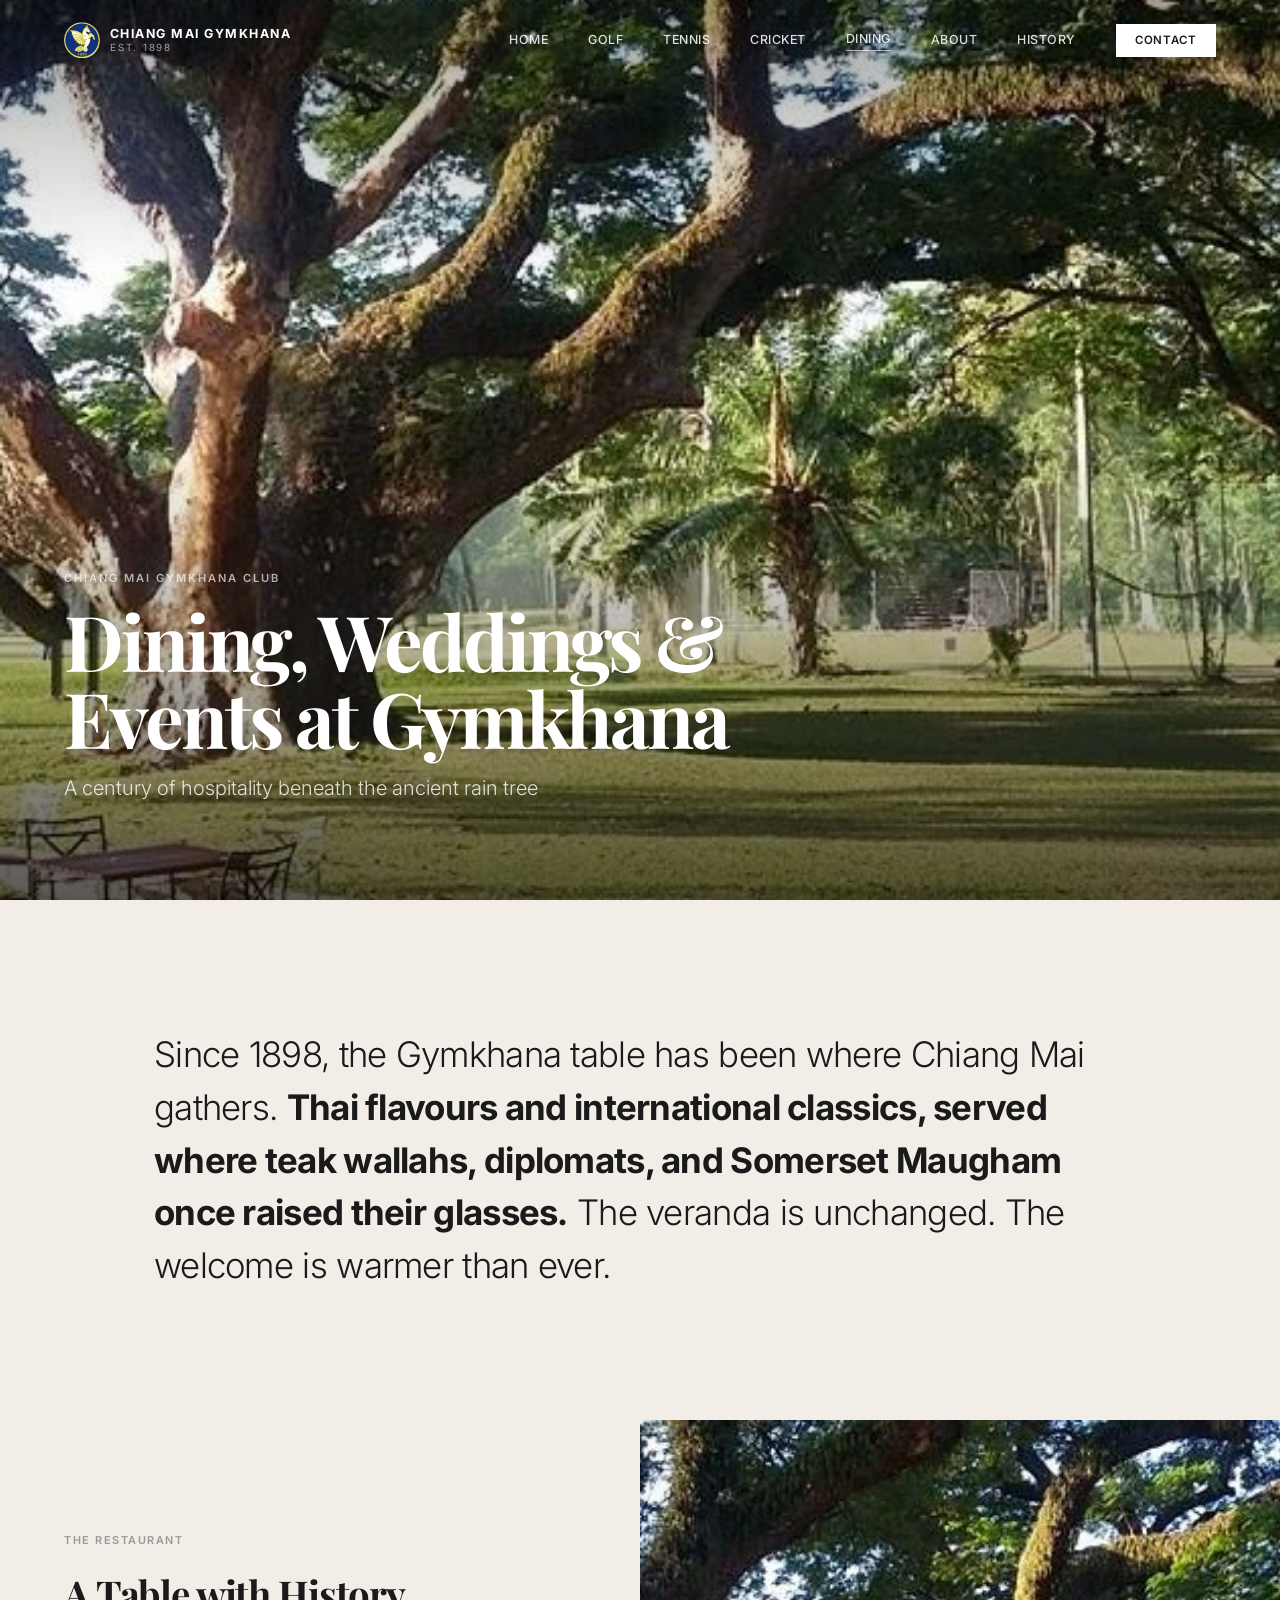
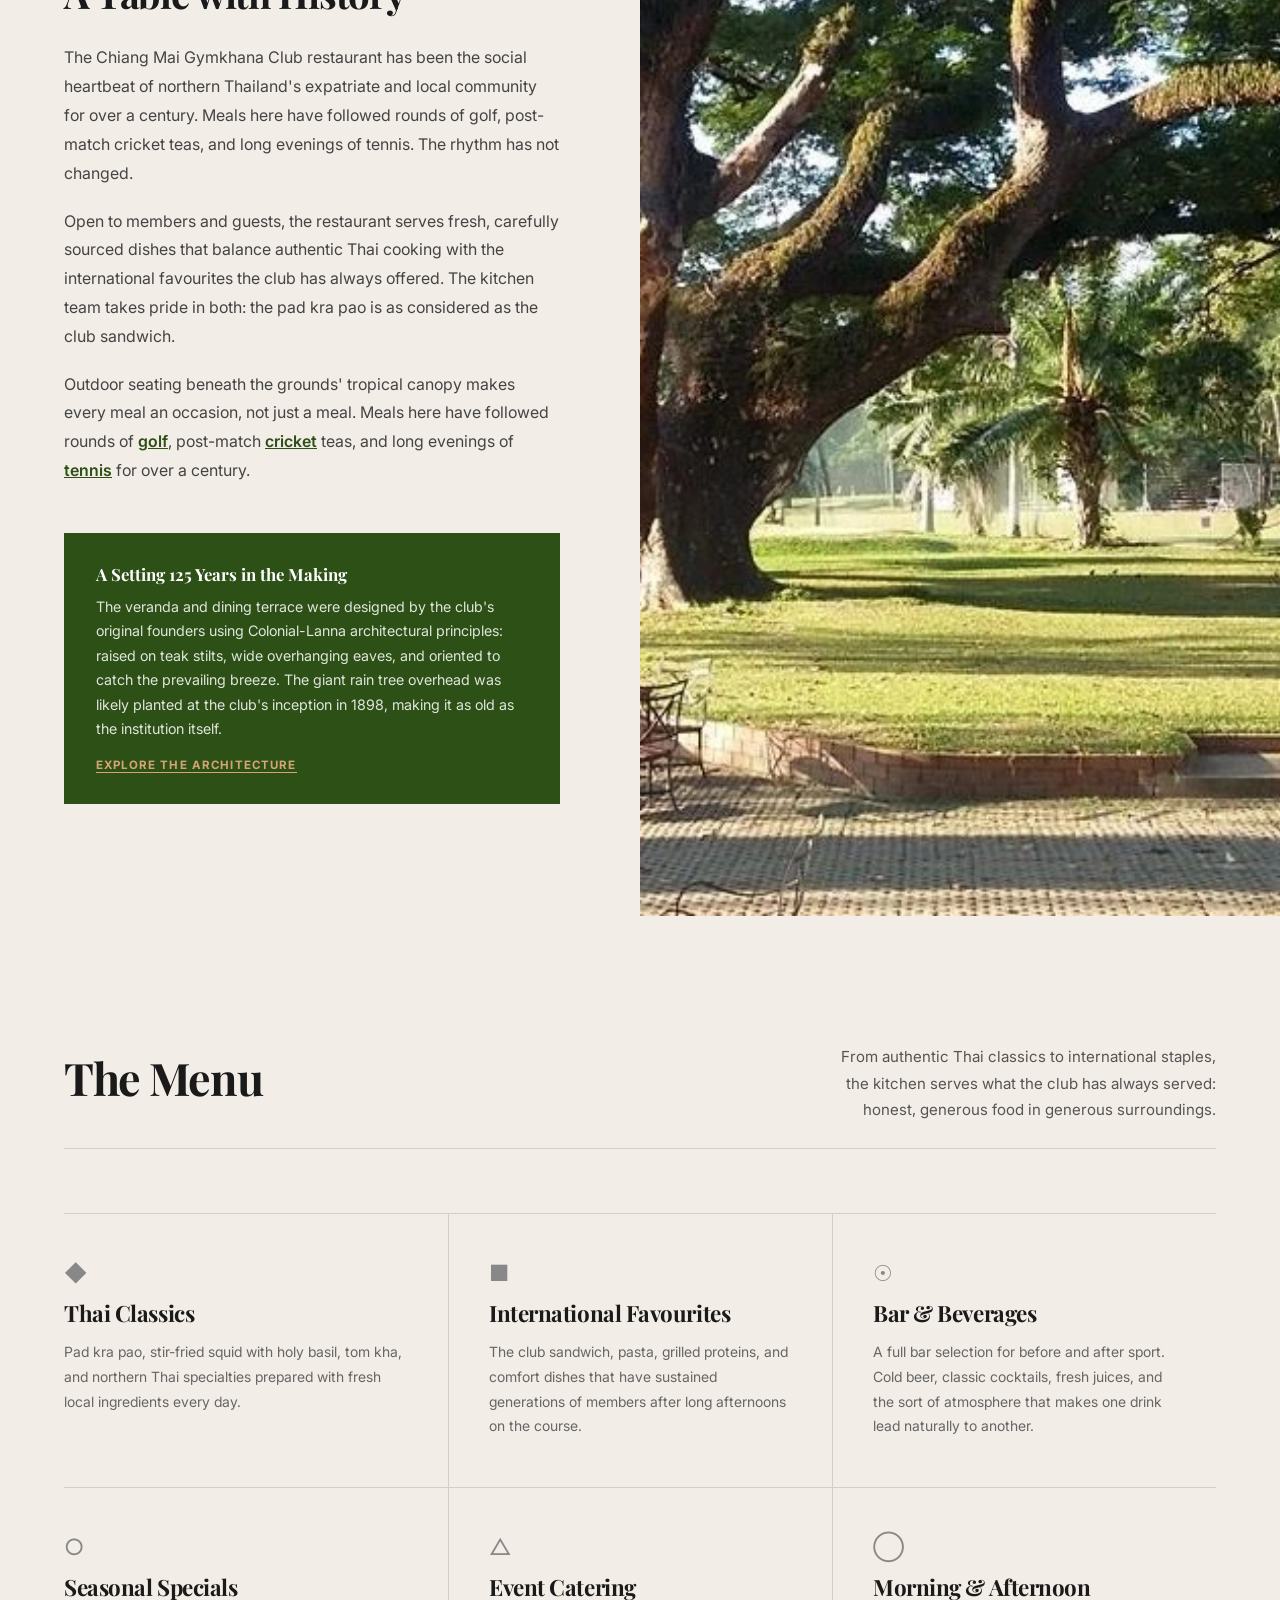
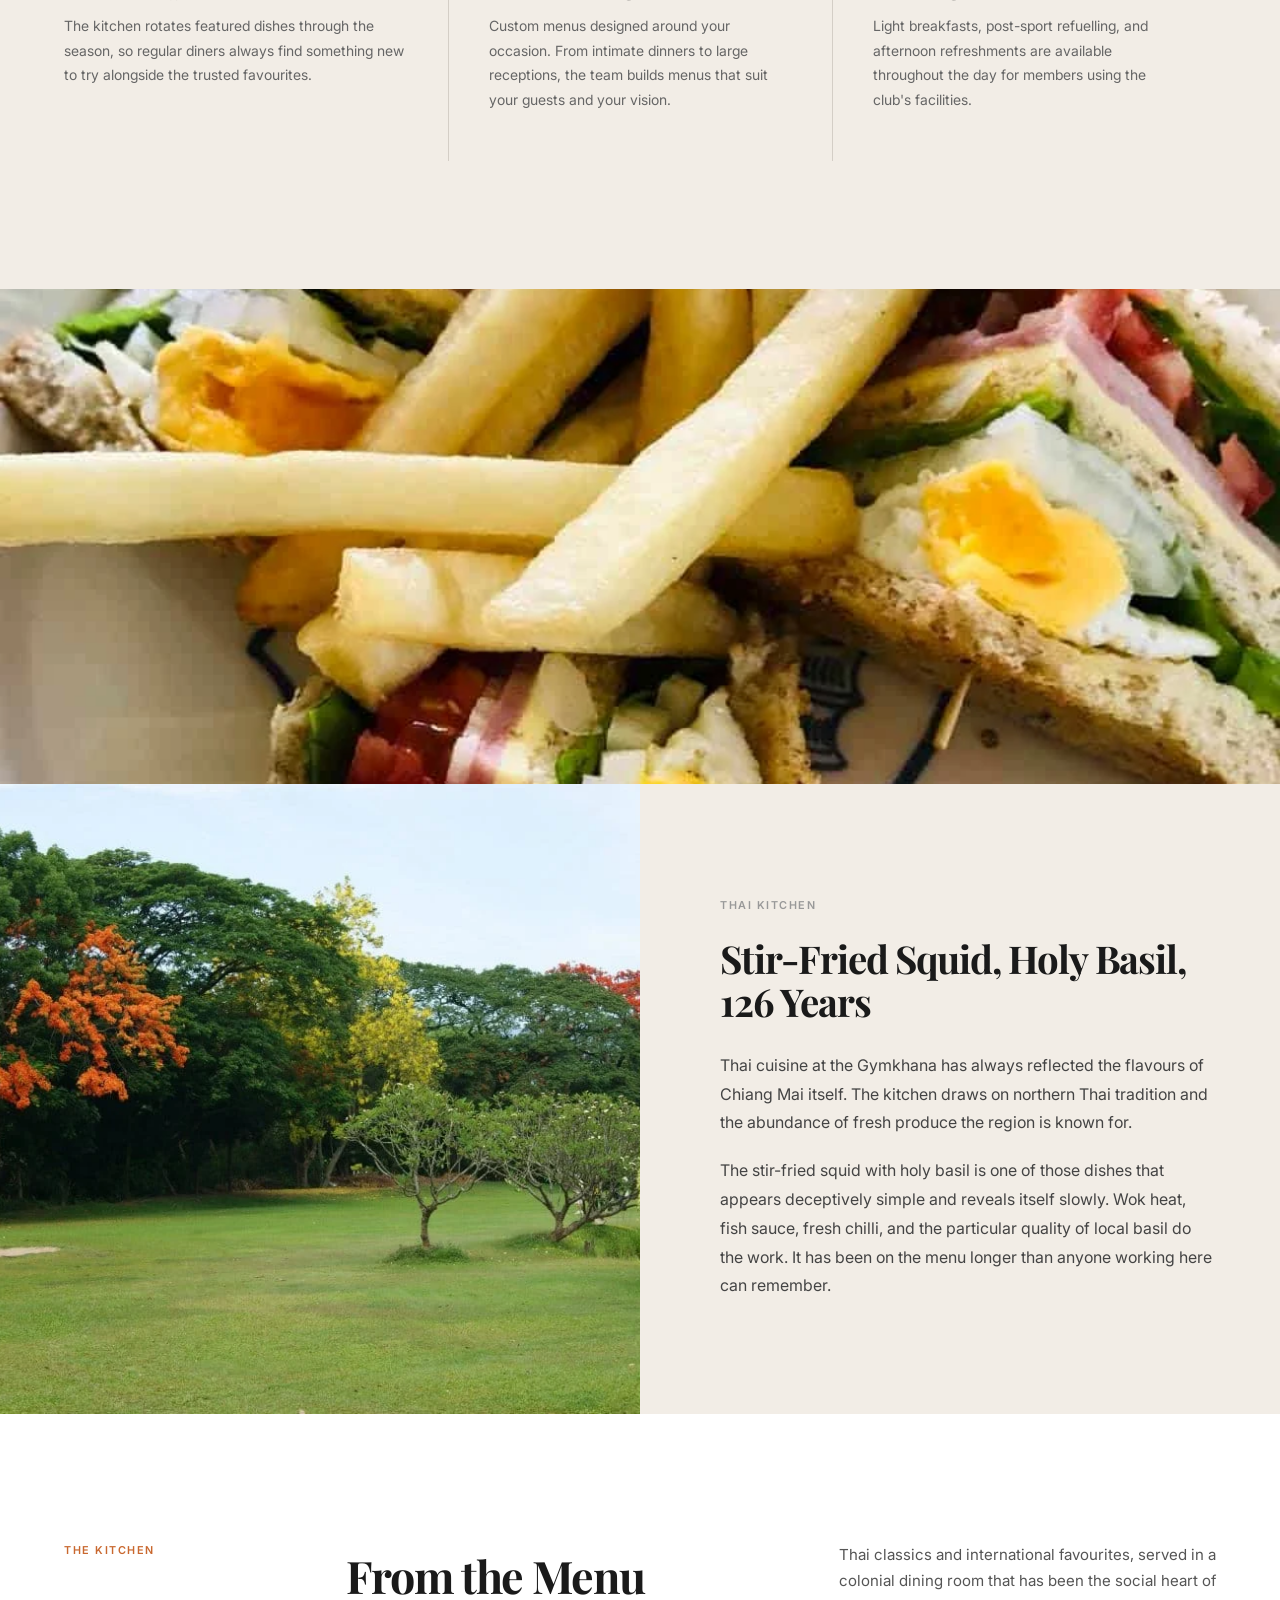
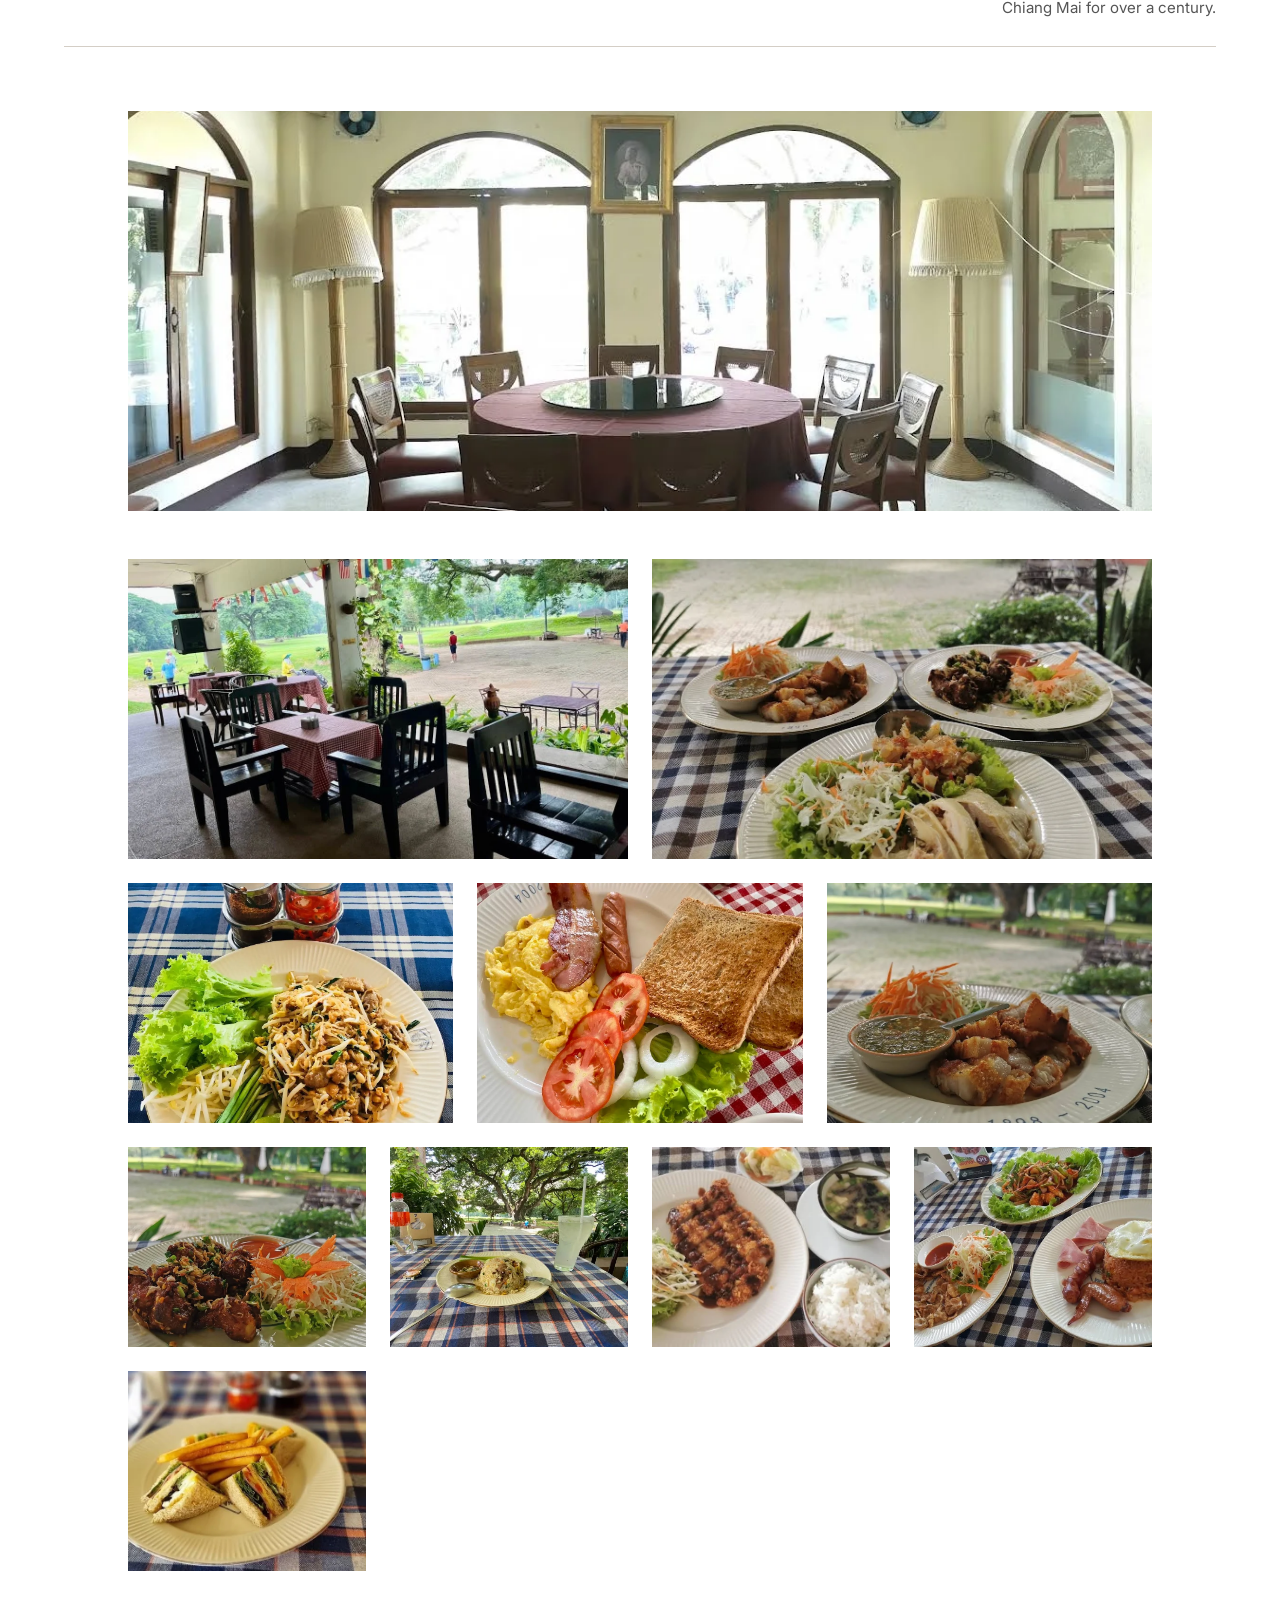
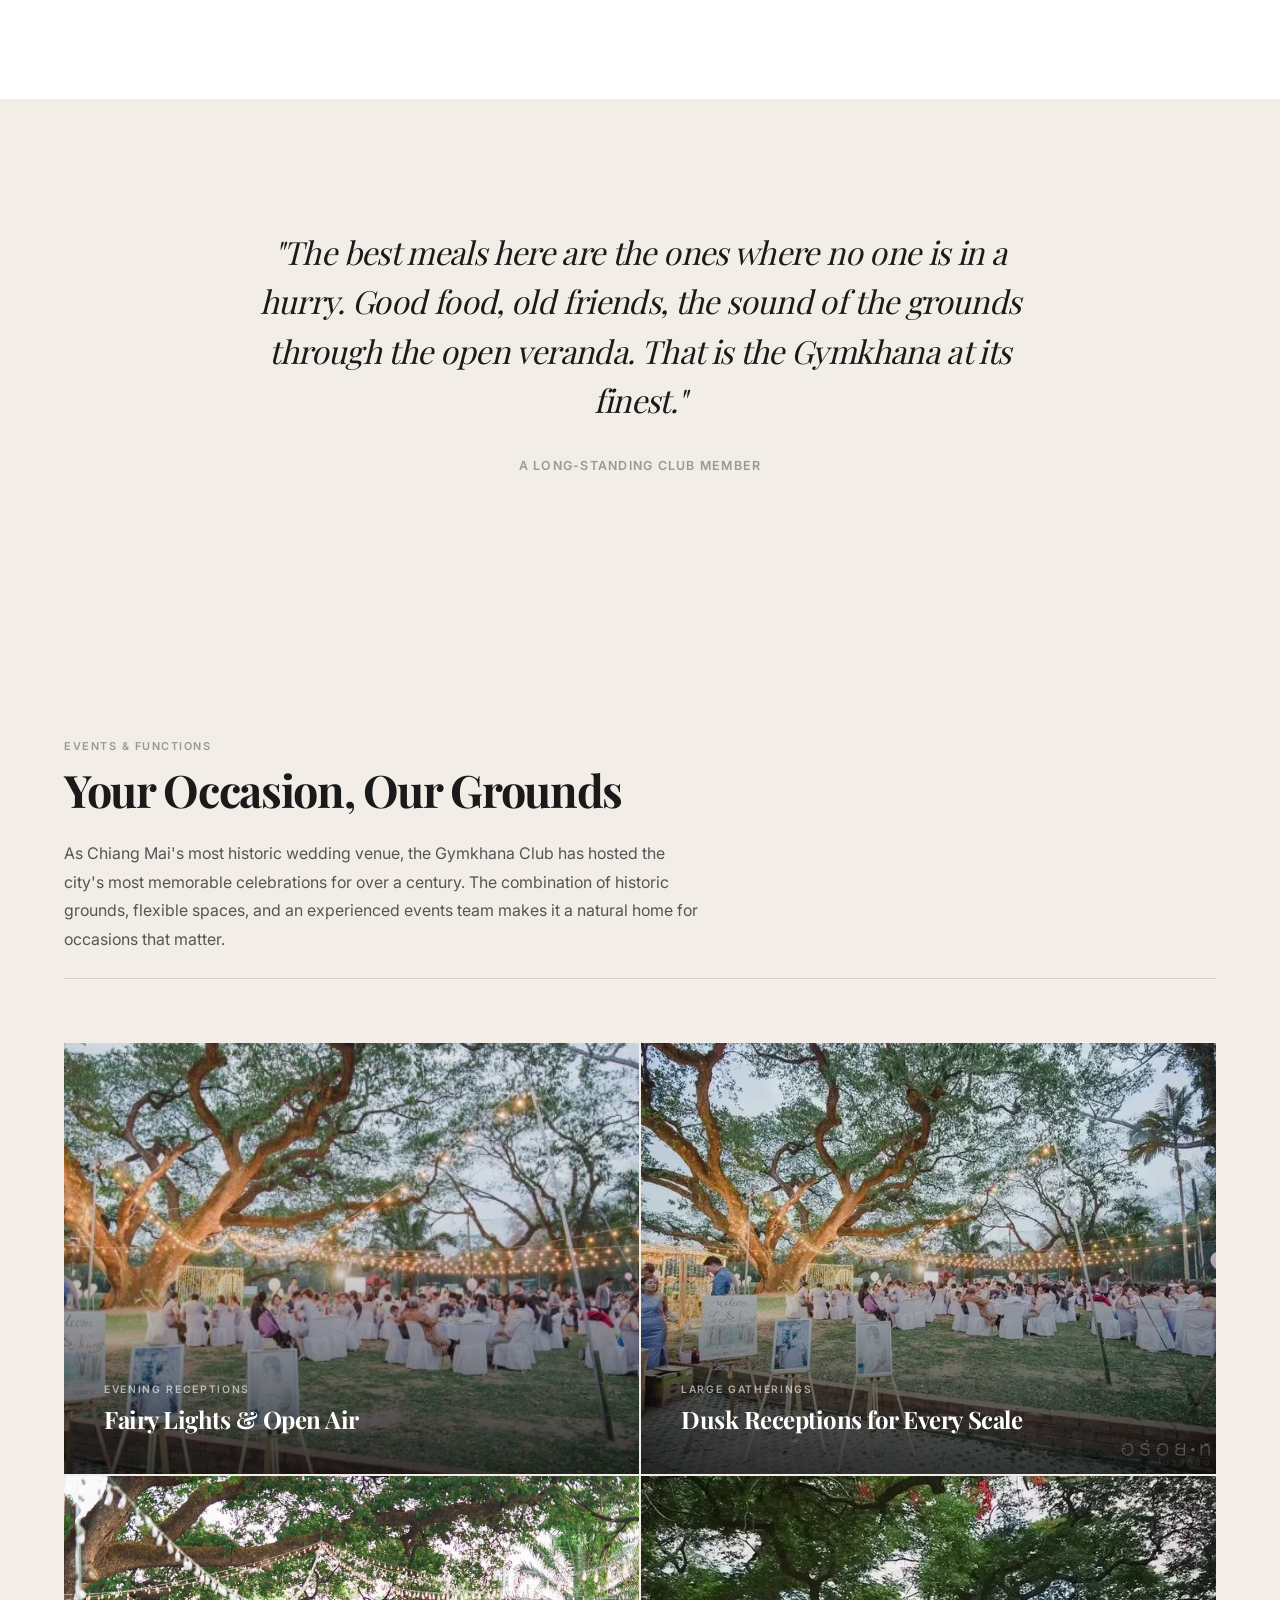
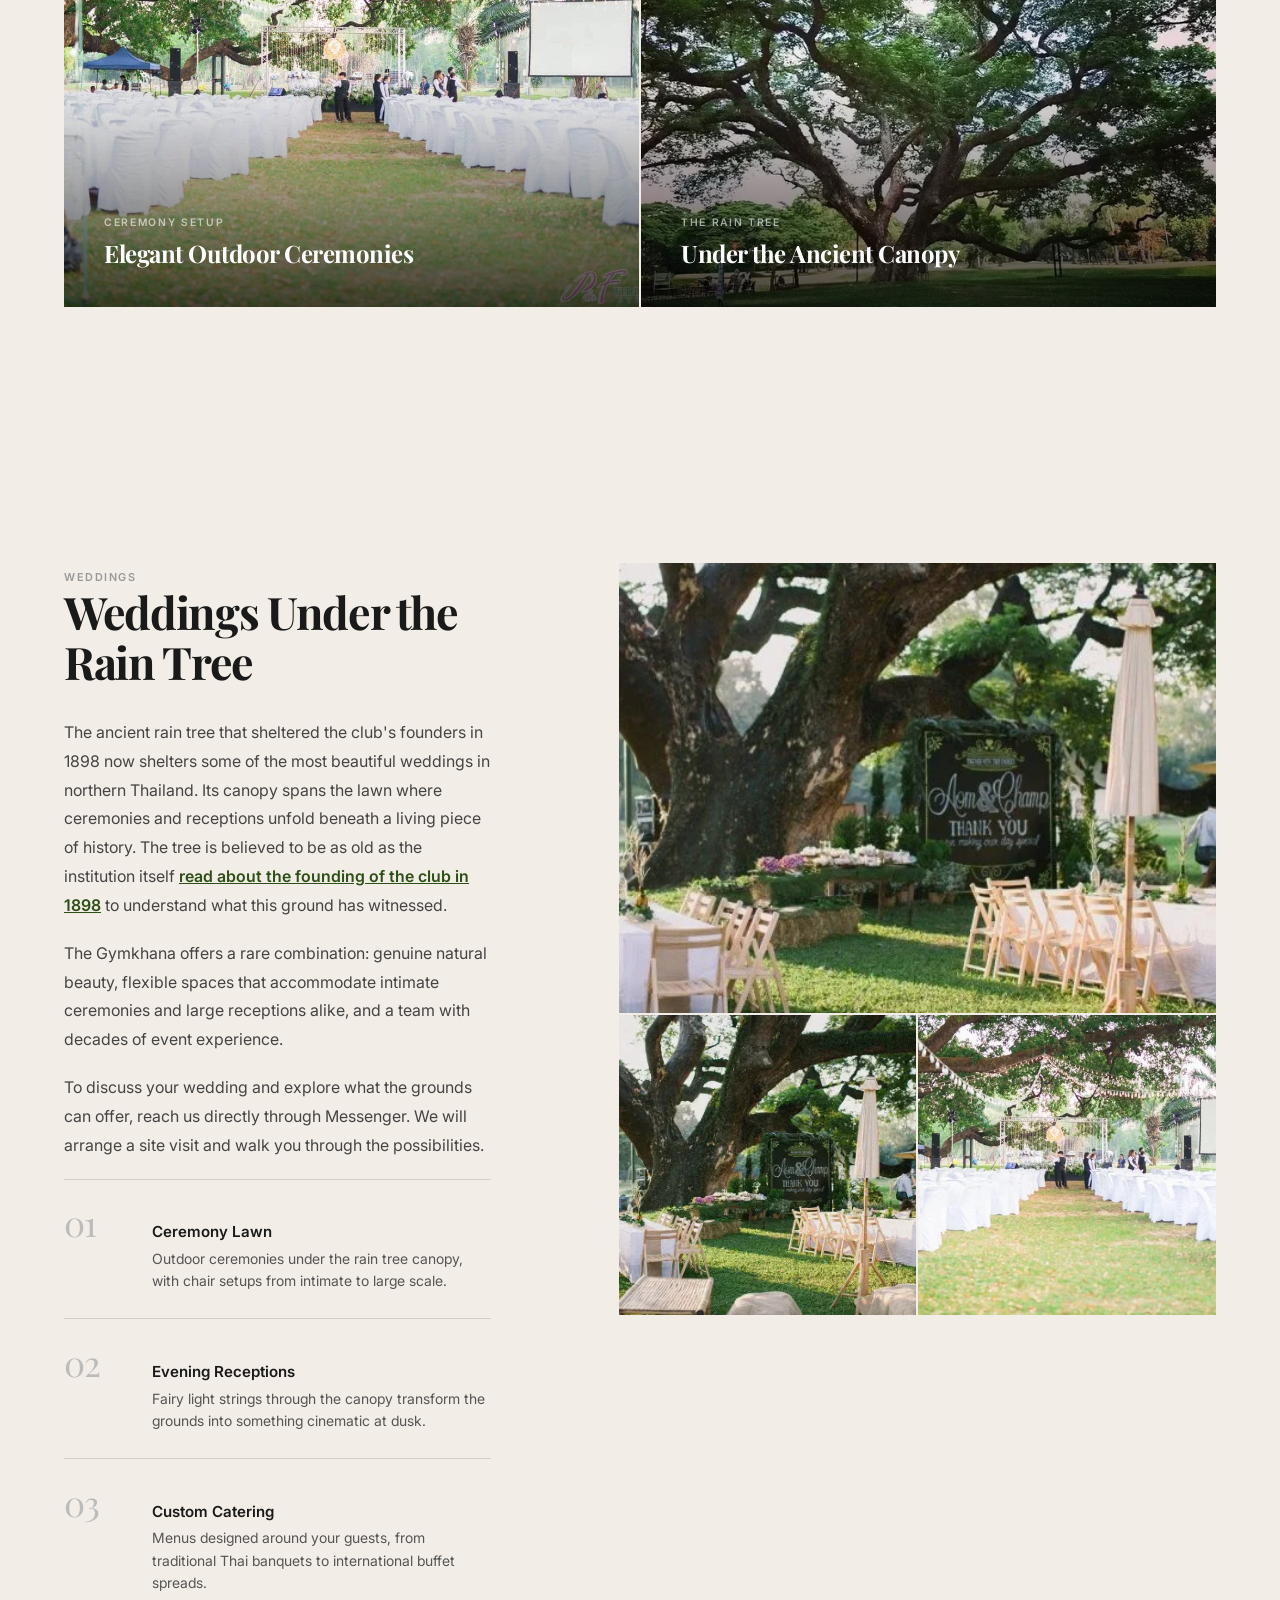
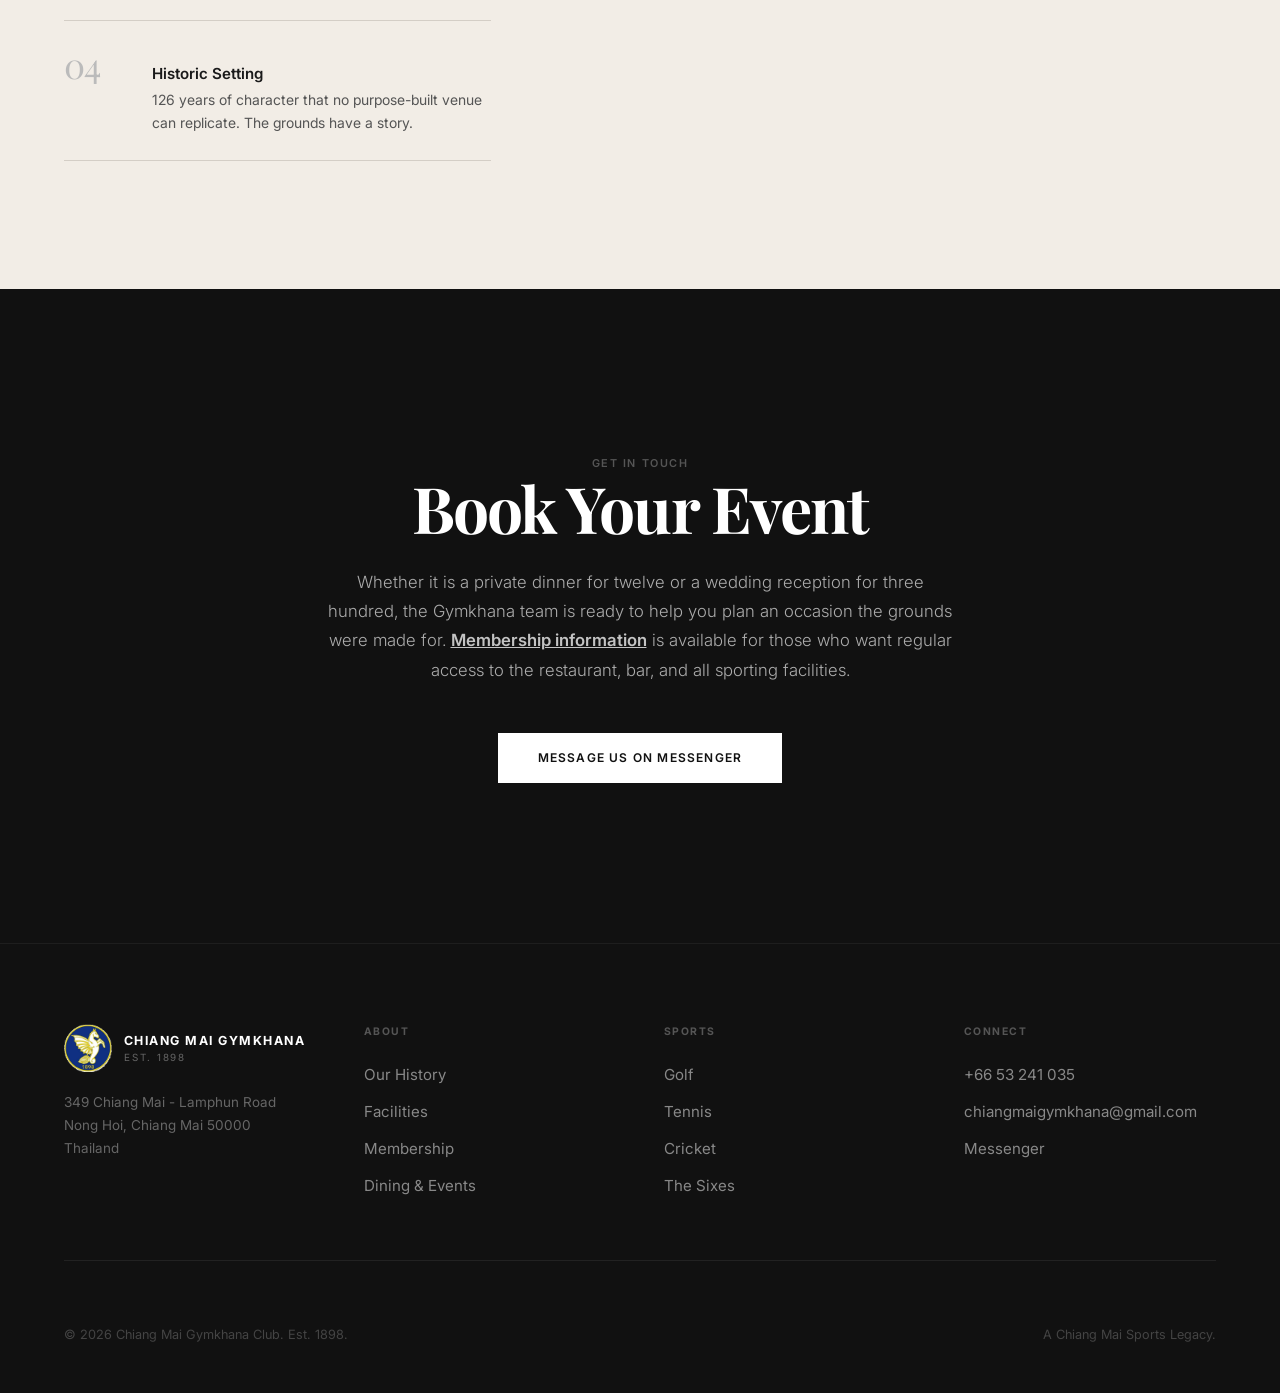
<file: pages/restaurant.html>
<!DOCTYPE html>
<html lang="en">
<head>
  <!-- Google tag (gtag.js) -->
  <script async src="https://www.googletagmanager.com/gtag/js?id=G-FE5F83RLE1"></script>
  <script>
    window.dataLayer = window.dataLayer || [];
    function gtag(){dataLayer.push(arguments);}
    gtag('js', new Date());

    gtag('config', 'G-FE5F83RLE1');
  </script>

    <meta charset="UTF-8">
    <meta name="viewport" content="width=device-width, initial-scale=1.0">
    <title>Dining, Weddings &amp; Events | Chiang Mai Gymkhana Club</title>
    <meta name="description" content="Chiang Mai wedding venue and restaurant at the historic Gymkhana Club. Thai and international dining, private events, and wedding receptions in a colonial garden setting.">
    <meta name="robots" content="index, follow">
    <link rel="canonical" href="https://chiangmaigymkhana.com/pages/restaurant.html">

    <!-- Open Graph -->
    <meta property="og:type" content="website">
    <meta property="og:title" content="Dining & Events | Chiang Mai Gymkhana Club">
    <meta property="og:description" content="Restaurant, bar, and event spaces for celebrations and gatherings at Chiang Mai Gymkhana Club.">
    <meta property="og:image" content="https://chiangmaigymkhana.com/images/chiang-mai-gymkhana-chiangmaigymkhana-og-social.webp">
    <meta property="og:url" content="https://chiangmaigymkhana.com/pages/restaurant.html">

    <!-- Twitter Card -->
    <meta name="twitter:card" content="summary_large_image">
    <meta name="twitter:title" content="Dining & Events | Chiang Mai Gymkhana Club">
    <meta name="twitter:description" content="Restaurant, bar, and event spaces at Chiang Mai's most historic institution.">
    <meta name="twitter:image" content="https://chiangmaigymkhana.com/images/chiang-mai-gymkhana-chiangmaigymkhana-og-social.webp">

    <link rel="icon" type="image/webp" href="../images/chiang-mai-gymkhana-chiangmaigymkhana-club-logo-1898-transparent-32.webp">
    <link rel="preload" href="../fonts/PlayfairDisplay-Regular.woff2" as="font" type="font/woff2" crossorigin>
    <link rel="preload" href="../fonts/PlayfairDisplay-Bold.woff2" as="font" type="font/woff2" crossorigin>
    <link rel="preload" href="../fonts/Inter_18pt-Regular.ttf" as="font" type="font/ttf" crossorigin>
    <link rel="stylesheet" href="../css/fonts.css">

    <style>
        * { margin: 0; padding: 0; box-sizing: border-box; }

        html { scroll-behavior: smooth; overflow-x: hidden; }

        body {
            font-family: 'Inter', -apple-system, sans-serif;
            color: #1a1a1a;
            background: #f2ede6;
            line-height: 1.5;
            overflow-x: hidden;
            animation: pageFadeIn 0.6s ease forwards;
        }

        h1, h2, h3, blockquote {
            font-family: 'Playfair Display', Georgia, serif;
        }

        @keyframes pageFadeIn { from { opacity: 0; } to { opacity: 1; } }

        /* NAV */
        header {
            position: fixed;
            top: 0;
            left: 0;
            right: 0;
            z-index: 1000;
            padding: 1.4rem 4rem;
            display: flex;
            justify-content: space-between;
            align-items: center;
            transition: background 0.4s, box-shadow 0.4s;
        }

        header.scrolled {
            background: rgba(255,255,255,0.97);
            box-shadow: 0 1px 0 #efefef;
        }

        .logo {
            display: flex;
            flex-direction: row;
            align-items: center;
            gap: 10px;
            text-decoration: none;
        }

        .logo-text {
            display: flex;
            flex-direction: column;
            gap: 2px;
        }

        .logo-name {
            font-size: 0.78rem;
            font-weight: 700;
            letter-spacing: 0.12em;
            color: white;
            transition: color 0.4s;
            line-height: 1;
            text-decoration: none;
        }

        .logo-est {
            font-size: 0.62rem;
            font-weight: 400;
            letter-spacing: 0.18em;
            color: rgba(255,255,255,0.6);
            transition: color 0.4s;
            line-height: 1;
        }

        header.scrolled .logo-name { color: #1a1a1a; }
        header.scrolled .logo-est { color: #999; }

        nav { display: flex; gap: 2.5rem; align-items: center; }

        nav a {
            color: rgba(255,255,255,0.85);
            text-decoration: none;
            font-size: 0.78rem;
            font-weight: 500;
            letter-spacing: 0.04em;
            transition: color 0.4s, opacity 0.3s;
        }

        header.scrolled nav a { color: #1a1a1a; }
        nav a:hover { opacity: 0.55; }

        nav a.active {
            opacity: 1;
            border-bottom: 1.5px solid rgba(255,255,255,0.6);
            padding-bottom: 2px;
        }

        header.scrolled nav a.active {
            border-bottom-color: #1a1a1a;
        }

        .nav-cta {
            background: white;
            color: #1a1a1a !important;
            padding: 0.5rem 1.2rem;
            font-weight: 600;
            font-size: 0.72rem;
            letter-spacing: 0.06em;
        }

        header.scrolled .nav-cta {
            background: #1a1a1a;
            color: white !important;
        }

        /* HERO */
        .hero {
            position: relative;
            height: 100vh;
            min-height: 600px;
            display: flex;
            align-items: flex-end;
            background: url('../images/chiang-mai-gymkhana-chiangmaigymkhana-giant-tree-terrace-bistro-tables.webp') center/cover no-repeat;
            overflow: hidden;
        }

        .hero::after {
            content: '';
            position: absolute;
            inset: 0;
            background: linear-gradient(to bottom, rgba(0,0,0,0.35) 0%, transparent 30%, transparent 50%, rgba(0,0,0,0.65) 100%);
        }

        .hero-content {
            position: relative;
            z-index: 2;
            padding: 0 4rem 6rem;
            width: 100%;
        }

        .hero-eyebrow {
            font-size: 0.7rem;
            font-weight: 600;
            letter-spacing: 0.18em;
            text-transform: uppercase;
            color: rgba(255,255,255,0.65);
            margin-bottom: 1rem;
        }

        .hero h1 {
            font-size: clamp(2.8rem, 6vw, 5.2rem);
            font-weight: 700;
            line-height: 1.0;
            letter-spacing: -0.04em;
            color: white;
            margin-bottom: 1rem;
            max-width: 700px;
        }

        .hero-subtitle {
            font-size: clamp(1rem, 1.8vw, 1.25rem);
            font-weight: 300;
            line-height: 1.6;
            color: rgba(255,255,255,0.82);
            max-width: 520px;
        }

        /* INTRO STATEMENT */
        .intro-statement {
            padding: 8rem 4rem;
            max-width: 1100px;
            margin: 0 auto;
        }

        .intro-statement p {
            font-size: clamp(1.5rem, 2.8vw, 2.2rem);
            font-weight: 300;
            line-height: 1.5;
            letter-spacing: -0.02em;
            color: #1a1a1a;
        }

        .intro-statement p strong {
            font-weight: 700;
        }

        /* STORY BLOCK */
        .story-block {
            display: grid;
            grid-template-columns: 1fr 1fr;
            min-height: 70vh;
        }

        .story-block.flip { direction: rtl; }
        .story-block.flip > * { direction: ltr; }

        .story-text {
            padding: 7rem 5rem 7rem 4rem;
            display: flex;
            flex-direction: column;
            justify-content: center;
            background: #f2ede6;
        }

        .story-block.flip .story-text {
            padding: 7rem 4rem 7rem 5rem;
        }

        .story-label {
            font-size: 0.68rem;
            font-weight: 600;
            letter-spacing: 0.14em;
            text-transform: uppercase;
            color: #999;
            margin-bottom: 1.5rem;
        }

        .story-text h2 {
            font-size: clamp(1.8rem, 3vw, 2.8rem);
            font-weight: 700;
            line-height: 1.1;
            letter-spacing: -0.03em;
            margin-bottom: 1.8rem;
            color: #1a1a1a;
        }

        .story-text p {
            font-size: 1rem;
            line-height: 1.8;
            color: #444;
            margin-bottom: 1.2rem;
        }

        .story-text p:last-child { margin-bottom: 0; }

        .story-image {
            overflow: hidden;
        }

        .story-image img {
            width: 100%;
            height: 100%;
            object-fit: cover;
            display: block;
        }

        /* MENU SECTION */
        .menu-section {
            padding: 8rem 4rem;
            background: #f2ede6;
        }

        .menu-inner {
            max-width: 1200px;
            margin: 0 auto;
        }

        .section-header {
            display: flex;
            align-items: flex-start;
            justify-content: space-between;
            margin-bottom: 4rem;
            border-bottom: 1px solid #d4cec6;
            padding-bottom: 1.5rem;
        }

        .section-header h2 {
            font-size: clamp(2rem, 3.5vw, 3rem);
            font-weight: 700;
            letter-spacing: -0.03em;
            color: #1a1a1a;
        }

        .section-header p {
            font-size: 0.95rem;
            color: #555;
            max-width: 380px;
            text-align: right;
            line-height: 1.75;
        }

        .menu-grid {
            display: grid;
            grid-template-columns: repeat(3, 1fr);
            gap: 0;
        }

        .menu-item {
            padding: 3rem 2.5rem 3rem 0;
            border-top: 1px solid #d4cec6;
        }

        .menu-item:nth-child(3n+2),
        .menu-item:nth-child(3n+3) {
            padding-left: 2.5rem;
            border-left: 1px solid #d4cec6;
        }

        .menu-item-icon {
            font-size: 1.4rem;
            color: #888;
            margin-bottom: 0.8rem;
            line-height: 1;
        }

        .menu-item h3 {
            font-family: 'Playfair Display', Georgia, serif;
            font-size: 1.4rem;
            font-weight: 700;
            letter-spacing: -0.02em;
            color: #1a1a1a;
            margin-bottom: 0.6rem;
        }

        .menu-item p {
            font-size: 0.88rem;
            font-weight: 400;
            color: #666;
            line-height: 1.75;
        }

        /* WIDE IMAGE STRIP */
        .image-strip {
            width: 100%;
            height: 55vh;
            min-height: 380px;
            overflow: hidden;
        }

        .image-strip img {
            width: 100%;
            height: 100%;
            object-fit: cover;
            display: block;
        }

        /* PULL QUOTE */
        .pull-quote {
            padding: 8rem 4rem;
            max-width: 900px;
            margin: 0 auto;
            text-align: center;
        }

        .pull-quote blockquote {
            font-size: clamp(1.4rem, 2.8vw, 2rem);
            font-weight: 300;
            line-height: 1.55;
            letter-spacing: -0.02em;
            color: #1a1a1a;
            font-style: italic;
        }

        .pull-quote cite {
            display: block;
            margin-top: 2rem;
            font-size: 0.78rem;
            font-weight: 600;
            letter-spacing: 0.1em;
            text-transform: uppercase;
            color: #999;
            font-style: normal;
        }

        /* EVENTS GRID */
        .events-section {
            padding: 8rem 4rem;
            background: #f2ede6;
        }

        .events-inner {
            max-width: 1200px;
            margin: 0 auto;
        }

        .events-header {
            margin-bottom: 4rem;
            border-bottom: 1px solid #d4cec6;
            padding-bottom: 1.5rem;
        }

        .events-header .story-label {
            margin-bottom: 0.8rem;
        }

        .events-header h2 {
            font-size: clamp(2rem, 3.5vw, 3rem);
            font-weight: 700;
            letter-spacing: -0.03em;
            color: #1a1a1a;
            margin-bottom: 1rem;
        }

        .events-header p {
            font-size: 1rem;
            color: #555;
            line-height: 1.8;
            max-width: 640px;
        }

        .events-grid {
            display: grid;
            grid-template-columns: repeat(2, 1fr);
            gap: 2px;
        }

        .event-card {
            position: relative;
            overflow: hidden;
            aspect-ratio: 4/3;
        }

        .event-card img {
            width: 100%;
            height: 100%;
            object-fit: cover;
            display: block;
            transition: transform 0.7s cubic-bezier(0.16, 1, 0.3, 1);
        }

        .event-card:hover img {
            transform: scale(1.04);
        }

        .event-card-overlay {
            position: absolute;
            inset: 0;
            background: linear-gradient(to top, rgba(0,0,0,0.7) 0%, transparent 55%);
            display: flex;
            flex-direction: column;
            justify-content: flex-end;
            padding: 2.5rem;
        }

        .event-card-label {
            font-size: 0.65rem;
            font-weight: 600;
            letter-spacing: 0.16em;
            text-transform: uppercase;
            color: rgba(255,255,255,0.6);
            margin-bottom: 0.5rem;
        }

        .event-card h3 {
            font-family: 'Playfair Display', Georgia, serif;
            font-size: 1.5rem;
            font-weight: 700;
            color: white;
            line-height: 1.2;
            letter-spacing: -0.02em;
        }

        /* WEDDINGS SECTION */
        .weddings-section {
            padding: 8rem 4rem;
            background: #f2ede6;
        }

        .weddings-inner {
            max-width: 1200px;
            margin: 0 auto;
        }

        .weddings-layout {
            display: grid;
            grid-template-columns: 1fr 1.4fr;
            gap: 8rem;
            align-items: start;
        }

        .weddings-text .story-label {
            margin-bottom: 1rem;
        }

        .weddings-text h2 {
            font-size: clamp(2rem, 3.5vw, 3.2rem);
            font-weight: 700;
            line-height: 1.1;
            letter-spacing: -0.03em;
            margin-bottom: 2rem;
            color: #1a1a1a;
        }

        .weddings-text p {
            font-size: 1rem;
            line-height: 1.8;
            color: #444;
            margin-bottom: 1.2rem;
        }

        .weddings-features {
            border-top: 1px solid #d4cec6;
        }

        .wedding-feature {
            display: flex;
            align-items: baseline;
            gap: 2rem;
            padding: 1.6rem 0;
            border-bottom: 1px solid #d4cec6;
        }

        .wedding-feature-num {
            font-family: 'Playfair Display', Georgia, serif;
            font-size: 2.2rem;
            font-weight: 400;
            color: #bbb;
            letter-spacing: -0.04em;
            line-height: 1;
            min-width: 3.5rem;
        }

        .wedding-feature-text {
            font-size: 0.88rem;
            color: #555;
            line-height: 1.6;
        }

        .wedding-feature-text strong {
            display: block;
            font-weight: 600;
            color: #1a1a1a;
            font-size: 0.95rem;
            margin-bottom: 0.2rem;
        }

        .weddings-images {
            display: grid;
            grid-template-columns: 1fr 1fr;
            gap: 2px;
        }

        .weddings-images img {
            width: 100%;
            aspect-ratio: 4/3;
            object-fit: cover;
            display: block;
        }

        .weddings-images img:first-child {
            grid-column: 1 / -1;
            aspect-ratio: 16/9;
        }

        /* FULL BLEED CTA */
        .cta-dark {
            background: #111;
            padding: 10rem 4rem;
            text-align: center;
        }

        .cta-dark-inner {
            max-width: 640px;
            margin: 0 auto;
        }

        .cta-dark .story-label {
            color: #555;
            margin-bottom: 1.5rem;
        }

        .cta-dark h2 {
            font-size: clamp(2.2rem, 5vw, 4rem);
            font-weight: 700;
            line-height: 1.1;
            letter-spacing: -0.03em;
            color: white;
            margin-bottom: 1.5rem;
        }

        .cta-dark p {
            font-size: 1.05rem;
            font-weight: 300;
            line-height: 1.75;
            color: rgba(255,255,255,0.65);
            margin-bottom: 3rem;
        }

        .cta-btn {
            display: inline-block;
            background: white;
            color: #111;
            padding: 1rem 2.5rem;
            text-decoration: none;
            font-weight: 600;
            font-size: 0.75rem;
            letter-spacing: 0.1em;
            text-transform: uppercase;
            transition: opacity 0.3s;
        }

        .cta-btn:hover { opacity: 0.75; }

        /* FOOTER */
        footer {
            background: #111;
            color: white;
            padding: 5rem 4rem 3rem;
            border-top: 1px solid #1e1e1e;
        }

        .footer-inner {
            max-width: 1200px;
            margin: 0 auto;
            display: grid;
            grid-template-columns: repeat(4, 1fr);
            gap: 3rem;
            margin-bottom: 4rem;
            padding-bottom: 3rem;
            border-bottom: 1px solid #222;
        }

        .footer-column h4 {
            font-size: 0.65rem;
            font-weight: 700;
            text-transform: uppercase;
            letter-spacing: 0.14em;
            color: #555;
            margin-bottom: 1.5rem;
            font-family: 'Inter', sans-serif;
        }

        .footer-column a {
            display: block;
            color: #888;
            text-decoration: none;
            font-size: 0.95rem;
            margin-bottom: 0.9rem;
            transition: color 0.2s;
            font-weight: 400;
        }

        .footer-column a:hover { color: white; }

        .footer-bottom {
            max-width: 1200px;
            margin: 0 auto;
            display: flex;
            justify-content: space-between;
            align-items: center;
            color: #444;
            font-size: 0.8rem;
        }

        /* REVEAL */
        .reveal {
            opacity: 0;
            transform: translateY(28px);
            transition: opacity 0.8s cubic-bezier(0.16, 1, 0.3, 1), transform 0.8s cubic-bezier(0.16, 1, 0.3, 1);
        }

        .reveal.visible { opacity: 1; transform: translateY(0); }

        /* RESPONSIVE */
        @media (max-width: 1024px) {
            header { padding: 1.2rem 2rem; }
            .intro-statement { padding: 5rem 2rem; }
            .story-block { grid-template-columns: 1fr; min-height: auto; }
            .story-block.flip { direction: ltr; }
            .story-text { padding: 4rem 2rem; }
            .story-block.flip .story-text { padding: 4rem 2rem; }
            .story-image { height: 50vw; min-height: 300px; }
            .menu-section { padding: 5rem 2rem; }
            .menu-grid { grid-template-columns: 1fr 1fr; }
            .menu-item:nth-child(3n+2) { padding-left: 0; border-left: none; }
            .menu-item:nth-child(3n+3) { padding-left: 2.5rem; border-left: 1px solid #d4cec6; }
            .pull-quote { padding: 5rem 2rem; }
            .events-section { padding: 5rem 2rem; }
            .weddings-section { padding: 5rem 2rem; }
            .weddings-layout { grid-template-columns: 1fr; gap: 4rem; }
            .cta-dark { padding: 7rem 2rem; }
            footer { padding: 4rem 2rem 2.5rem; }
        }

                .hamburger { display: none; flex-direction: column; gap: 5px; cursor: pointer; padding: 4px; }
        .hamburger span { width: 22px; height: 2px; background: white; transition: background 0.4s; display: block; }
        header.scrolled .hamburger span { background: #1a1a1a; }

        @media (max-width: 768px) {
            nav { display: none; }
            nav.open {
                display: flex; flex-direction: column;
                position: fixed; inset: 0; background: rgba(0,0,0,0.96);
                justify-content: center; align-items: center; gap: 2rem; z-index: 999;
            }
            nav.open a { font-size: 1.4rem; color: white; }
            .hamburger { display: flex; z-index: 1001; }
            .hero-content { padding: 2.5rem 2rem; }
            .events-grid { grid-template-columns: 1fr; }
            .menu-grid { grid-template-columns: 1fr; }
            .menu-item:nth-child(3n+2),
            .menu-item:nth-child(3n+3) { padding-left: 0; border-left: none; }
            .section-header { flex-direction: column; gap: 1rem; }
            .section-header p { text-align: left; }
            .footer-inner { grid-template-columns: 1fr 1fr; gap: 2rem; }
            footer { padding: 3rem 1.5rem 2rem; }
            .footer-bottom { flex-direction: column; gap: 1rem; text-align: center; }
            .weddings-images { grid-template-columns: 1fr; }
            .weddings-images img:first-child { grid-column: 1; }
        }
    </style>
    <script type="application/ld+json">
    {
      "@context": "https://schema.org",
      "@type": ["FoodEstablishment", "EventVenue"],
      "name": "Chiang Mai Gymkhana Club Restaurant",
      "description": "Chiang Mai wedding venue and restaurant in a historic colonial garden setting. Thai and international cuisine, private events, and wedding receptions.",
      "url": "https://chiangmaigymkhana.com/pages/restaurant.html",
      "servesCuisine": ["Thai", "International"],
      "containedInPlace": {
        "@type": "SportsClub",
        "name": "Chiang Mai Gymkhana Club"
      },
      "address": {
        "@type": "PostalAddress",
        "streetAddress": "349 Chiang Mai - Lamphun Road",
        "addressLocality": "Chiang Mai",
        "postalCode": "50000",
        "addressCountry": "TH"
      },
      "telephone": "+66-53-241-035"
    }
    </script>
</head>
<body>

    <!-- HEADER -->
    <header id="site-header">
        <a href="../index.html" class="logo">
            <img src="../images/chiang-mai-gymkhana-chiangmaigymkhana-club-logo-1898-transparent-72.webp" alt="Chiang Mai Gymkhana Club" style="height:36px;width:36px;object-fit:contain;">
            <div class="logo-text">
                <span class="logo-name">CHIANG MAI GYMKHANA</span>
                <span class="logo-est">EST. 1898</span>
            </div>
        </a>
        <nav id="main-nav">
            <a href="../index.html">HOME</a>
            <a href="golf.html">GOLF</a>
            <a href="tennis.html">TENNIS</a>
            <a href="cricket.html">CRICKET</a>
            <a href="restaurant.html" class="active">DINING</a>
            <a href="about.html">ABOUT</a>
            <a href="history.html">HISTORY</a>
            <a href="https://m.me/chiangmai.gymkhana" class="nav-cta" target="_blank">CONTACT</a>
        </nav>
        <div class="hamburger" id="hamburger" aria-label="Menu"><span></span><span></span><span></span></div>
    </header>

    <!-- HERO -->
    <section class="hero">
        <div class="hero-content">
            <p class="hero-eyebrow">Chiang Mai Gymkhana Club</p>
            <h1>Dining, Weddings &amp; Events at Gymkhana</h1>
            <p class="hero-subtitle">A century of hospitality beneath the ancient rain tree</p>
        </div>
    </section>

    <!-- INTRO STATEMENT -->
    <div class="intro-statement reveal">
        <p>Since 1898, the Gymkhana table has been where Chiang Mai gathers. <strong>Thai flavours and international classics, served where teak wallahs, diplomats, and Somerset Maugham once raised their glasses.</strong> The veranda is unchanged. The welcome is warmer than ever.</p>
    </div>

    <!-- THE RESTAURANT STORY BLOCK -->
    <section class="story-block reveal">
        <div class="story-text">
            <span class="story-label">The Restaurant</span>
            <h2>A Table with History</h2>
            <p>The Chiang Mai Gymkhana Club restaurant has been the social heartbeat of northern Thailand's expatriate and local community for over a century. Meals here have followed rounds of golf, post-match cricket teas, and long evenings of tennis. The rhythm has not changed.</p>
            <p>Open to members and guests, the restaurant serves fresh, carefully sourced dishes that balance authentic Thai cooking with the international favourites the club has always offered. The kitchen team takes pride in both: the pad kra pao is as considered as the club sandwich.</p>
            <p>Outdoor seating beneath the grounds' tropical canopy makes every meal an occasion, not just a meal. Meals here have followed rounds of <a href="golf.html" style="color:#2d5016;font-weight:600;">golf</a>, post-match <a href="cricket.html" style="color:#2d5016;font-weight:600;">cricket</a> teas, and long evenings of <a href="tennis.html" style="color:#2d5016;font-weight:600;">tennis</a> for over a century.</p>
            <div style="background:#2d5016;padding:1.8rem 2rem;margin:1.8rem 0 0;">
                <h3 style="font-family:'Playfair Display',Georgia,serif;font-size:1.05rem;color:white;margin-bottom:0.5rem;">A Setting 125 Years in the Making</h3>
                <p style="font-size:0.9rem;line-height:1.7;color:rgba(255,255,255,0.85);margin-bottom:0.6rem;">The veranda and dining terrace were designed by the club's original founders using Colonial-Lanna architectural principles: raised on teak stilts, wide overhanging eaves, and oriented to catch the prevailing breeze. The giant rain tree overhead was likely planted at the club's inception in 1898, making it as old as the institution itself.</p>
                <a href="history.html#architecture" style="font-size:0.72rem;font-weight:700;letter-spacing:0.1em;text-transform:uppercase;color:#d4a574;text-decoration:none;border-bottom:1px solid #d4a574;">Explore the architecture</a>
            </div>
        </div>
        <div class="story-image">
            <img src="../images/chiang-mai-gymkhana-chiangmaigymkhana-giant-tree-terrace-bistro-tables.webp" alt="Bistro tables on the terrace beneath the giant rain tree at Chiang Mai Gymkhana Club" width="800" height="1000" loading="eager">
        </div>
    </section>

    <!-- THE MENU SECTION -->
    <section class="menu-section reveal">
        <div class="menu-inner">
            <div class="section-header">
                <h2>The Menu</h2>
                <p>From authentic Thai classics to international staples, the kitchen serves what the club has always served: honest, generous food in generous surroundings.</p>
            </div>
            <div class="menu-grid">
                <div class="menu-item">
                    <div class="menu-item-icon">&#9670;</div>
                    <h3>Thai Classics</h3>
                    <p>Pad kra pao, stir-fried squid with holy basil, tom kha, and northern Thai specialties prepared with fresh local ingredients every day.</p>
                </div>
                <div class="menu-item">
                    <div class="menu-item-icon">&#9632;</div>
                    <h3>International Favourites</h3>
                    <p>The club sandwich, pasta, grilled proteins, and comfort dishes that have sustained generations of members after long afternoons on the course.</p>
                </div>
                <div class="menu-item">
                    <div class="menu-item-icon">&#9737;</div>
                    <h3>Bar & Beverages</h3>
                    <p>A full bar selection for before and after sport. Cold beer, classic cocktails, fresh juices, and the sort of atmosphere that makes one drink lead naturally to another.</p>
                </div>
                <div class="menu-item">
                    <div class="menu-item-icon">&#9675;</div>
                    <h3>Seasonal Specials</h3>
                    <p>The kitchen rotates featured dishes through the season, so regular diners always find something new to try alongside the trusted favourites.</p>
                </div>
                <div class="menu-item">
                    <div class="menu-item-icon">&#9651;</div>
                    <h3>Event Catering</h3>
                    <p>Custom menus designed around your occasion. From intimate dinners to large receptions, the team builds menus that suit your guests and your vision.</p>
                </div>
                <div class="menu-item">
                    <div class="menu-item-icon">&#9711;</div>
                    <h3>Morning & Afternoon</h3>
                    <p>Light breakfasts, post-sport refuelling, and afternoon refreshments are available throughout the day for members using the club's facilities.</p>
                </div>
            </div>
        </div>
    </section>

    <!-- FOOD IMAGE STRIP -->
    <div class="image-strip reveal">
        <img src="../images/chiang-mai-gymkhana-chiangmaigymkhana-club-sandwich-fries-food-plate.webp" alt="Club sandwich with fries served at the Chiang Mai Gymkhana restaurant" width="1600" height="900" loading="lazy">
    </div>

    <!-- THAI FOOD STORY BLOCK FLIP -->
    <section class="story-block flip reveal">
        <div class="story-text">
            <span class="story-label">Thai Kitchen</span>
            <h2>Stir-Fried Squid, Holy Basil, 126 Years</h2>
            <p>Thai cuisine at the Gymkhana has always reflected the flavours of Chiang Mai itself. The kitchen draws on northern Thai tradition and the abundance of fresh produce the region is known for.</p>
            <p>The stir-fried squid with holy basil is one of those dishes that appears deceptively simple and reveals itself slowly. Wok heat, fish sauce, fresh chilli, and the particular quality of local basil do the work. It has been on the menu longer than anyone working here can remember.</p>
        </div>
        <div class="story-image">
            <img src="../images/chiang-mai-gymkhana-chiangmaigymkhana-thai-stir-fried-squid-basil-dish.webp" alt="Thai stir-fried squid with holy basil dish at the Gymkhana restaurant" width="800" height="1000" loading="lazy">
        </div>
    </section>

    <!-- DINING ROOM & FOOD GALLERY -->
    <section class="menu-section reveal" style="background:#fff;">
        <div class="menu-inner">
            <div class="section-header">
                <span class="story-label" style="color:#c9682f;">The Kitchen</span>
                <h2>From the Menu</h2>
                <p>Thai classics and international favourites, served in a colonial dining room that has been the social heart of Chiang Mai for over a century.</p>
            </div>
        </div>
        <!-- Colonial dining room full-width -->
        <div style="max-width:1200px;margin:0 auto 3rem;padding:0 4rem;">
            <img src="../images/chiang-mai-gymkhana-chiangmaigymkhana-colonial-dining-room-arches.webp" alt="Colonial dining room with arches at Chiang Mai Gymkhana Club restaurant" width="1200" height="600" loading="lazy" style="width:100%;height:400px;object-fit:cover;display:block;">
        </div>
        <!-- Restaurant terrace + food grid -->
        <div style="max-width:1200px;margin:0 auto;padding:0 4rem;">
            <div style="display:grid;grid-template-columns:1fr 1fr;gap:1.5rem;margin-bottom:1.5rem;">
                <img src="../images/chiang-mai-gymkhana-chiangmaigymkhana-restaurant-terrace-golf-view.webp" alt="Restaurant terrace with golf course view at Chiang Mai Gymkhana Club" width="600" height="400" loading="lazy" style="width:100%;height:300px;object-fit:cover;display:block;">
                <img src="../images/chiang-mai-gymkhana-chiangmaigymkhana-three-thai-dishes-table.webp" alt="Three Thai dishes on the table at the Gymkhana restaurant" width="600" height="400" loading="lazy" style="width:100%;height:300px;object-fit:cover;display:block;">
            </div>
            <div style="display:grid;grid-template-columns:1fr 1fr 1fr;gap:1.5rem;margin-bottom:1.5rem;">
                <img src="../images/chiang-mai-gymkhana-chiangmaigymkhana-pad-thai-noodles-plate.webp" alt="Pad Thai noodles plate at the Chiang Mai Gymkhana restaurant" width="400" height="300" loading="lazy" style="width:100%;height:240px;object-fit:cover;display:block;">
                <img src="../images/chiang-mai-gymkhana-chiangmaigymkhana-english-breakfast-plate.webp" alt="English breakfast plate at the Chiang Mai Gymkhana restaurant" width="400" height="300" loading="lazy" style="width:100%;height:240px;object-fit:cover;display:block;">
                <img src="../images/chiang-mai-gymkhana-chiangmaigymkhana-crispy-pork-thai-salad.webp" alt="Crispy pork Thai salad at the Chiang Mai Gymkhana restaurant" width="400" height="300" loading="lazy" style="width:100%;height:240px;object-fit:cover;display:block;">
            </div>
            <div style="display:grid;grid-template-columns:1fr 1fr 1fr 1fr;gap:1.5rem;">
                <img src="../images/chiang-mai-gymkhana-chiangmaigymkhana-fried-chicken-thai-appetiser.webp" alt="Fried chicken Thai appetiser at the Gymkhana restaurant" width="300" height="300" loading="lazy" style="width:100%;height:200px;object-fit:cover;display:block;">
                <img src="../images/chiang-mai-gymkhana-chiangmaigymkhana-fried-rice-outdoor-dining.webp" alt="Fried rice served during outdoor dining at Chiang Mai Gymkhana" width="300" height="300" loading="lazy" style="width:100%;height:200px;object-fit:cover;display:block;">
                <img src="../images/chiang-mai-gymkhana-chiangmaigymkhana-tonkatsu-miso-soup-rice.webp" alt="Tonkatsu with miso soup and rice at the Chiang Mai Gymkhana restaurant" width="300" height="300" loading="lazy" style="width:100%;height:200px;object-fit:cover;display:block;">
                <img src="../images/chiang-mai-gymkhana-chiangmaigymkhana-thai-food-american-breakfast.webp" alt="Thai food and American breakfast options at the Gymkhana restaurant" width="300" height="300" loading="lazy" style="width:100%;height:200px;object-fit:cover;display:block;">
                <img src="../images/chiang-mai-gymkhana-chiangmaigymkhana-club-sandwich-french-fries.webp" alt="Club sandwich with French fries at the Chiang Mai Gymkhana restaurant" width="300" height="300" loading="lazy" style="width:100%;height:200px;object-fit:cover;display:block;">
            </div>
        </div>
    </section>

    <!-- PULL QUOTE -->
    <div class="pull-quote reveal">
        <blockquote>"The best meals here are the ones where no one is in a hurry. Good food, old friends, the sound of the grounds through the open veranda. That is the Gymkhana at its finest."</blockquote>
        <cite>A long-standing club member</cite>
    </div>

    <!-- EVENTS & FUNCTIONS SECTION -->
    <section class="events-section reveal">
        <div class="events-inner">
            <div class="events-header">
                <span class="story-label">Events & Functions</span>
                <h2>Your Occasion, Our Grounds</h2>
                <p>As Chiang Mai's most historic wedding venue, the Gymkhana Club has hosted the city's most memorable celebrations for over a century. The combination of historic grounds, flexible spaces, and an experienced events team makes it a natural home for occasions that matter.</p>
            </div>
            <div class="events-grid">
                <div class="event-card">
                    <img src="../images/chiang-mai-gymkhana-chiangmaigymkhana-evening-wedding-reception-fairy-lights.webp" alt="Evening wedding reception with fairy lights at Chiang Mai Gymkhana Club" width="800" height="600" loading="lazy">
                    <div class="event-card-overlay">
                        <span class="event-card-label">Evening Receptions</span>
                        <h3>Fairy Lights & Open Air</h3>
                    </div>
                </div>
                <div class="event-card">
                    <img src="../images/chiang-mai-gymkhana-chiangmaigymkhana-large-outdoor-wedding-reception-dusk.webp" alt="Large outdoor wedding reception at dusk at Chiang Mai Gymkhana" width="800" height="600" loading="lazy">
                    <div class="event-card-overlay">
                        <span class="event-card-label">Large Gatherings</span>
                        <h3>Dusk Receptions for Every Scale</h3>
                    </div>
                </div>
                <div class="event-card">
                    <img src="../images/chiang-mai-gymkhana-chiangmaigymkhana-outdoor-wedding-aisle-white-chairs.webp" alt="Outdoor wedding aisle with white chairs at Chiang Mai Gymkhana Club" width="800" height="600" loading="lazy">
                    <div class="event-card-overlay">
                        <span class="event-card-label">Ceremony Setup</span>
                        <h3>Elegant Outdoor Ceremonies</h3>
                    </div>
                </div>
                <div class="event-card">
                    <img src="../images/chiang-mai-gymkhana-chiangmaigymkhana-giant-tree-fairy-lights-ceremony-night.webp" alt="Giant rain tree decorated with fairy lights at night for a ceremony at Chiang Mai Gymkhana" width="800" height="600" loading="lazy">
                    <div class="event-card-overlay">
                        <span class="event-card-label">The Rain Tree</span>
                        <h3>Under the Ancient Canopy</h3>
                    </div>
                </div>
            </div>
        </div>
    </section>

    <!-- WEDDINGS SECTION -->
    <section class="weddings-section reveal">
        <div class="weddings-inner">
            <div class="weddings-layout">
                <div class="weddings-text">
                    <span class="story-label">Weddings</span>
                    <h2>Weddings Under the Rain Tree</h2>
                    <p>The ancient rain tree that sheltered the club's founders in 1898 now shelters some of the most beautiful weddings in northern Thailand. Its canopy spans the lawn where ceremonies and receptions unfold beneath a living piece of history. The tree is believed to be as old as the institution itself   <a href="history.html#founding" style="color:#2d5016;font-weight:600;">read about the founding of the club in 1898</a> to understand what this ground has witnessed.</p>
                    <p>The Gymkhana offers a rare combination: genuine natural beauty, flexible spaces that accommodate intimate ceremonies and large receptions alike, and a team with decades of event experience.</p>
                    <p>To discuss your wedding and explore what the grounds can offer, reach us directly through Messenger. We will arrange a site visit and walk you through the possibilities.</p>
                    <div class="weddings-features">
                        <div class="wedding-feature">
                            <span class="wedding-feature-num">01</span>
                            <div class="wedding-feature-text">
                                <strong>Ceremony Lawn</strong>
                                Outdoor ceremonies under the rain tree canopy, with chair setups from intimate to large scale.
                            </div>
                        </div>
                        <div class="wedding-feature">
                            <span class="wedding-feature-num">02</span>
                            <div class="wedding-feature-text">
                                <strong>Evening Receptions</strong>
                                Fairy light strings through the canopy transform the grounds into something cinematic at dusk.
                            </div>
                        </div>
                        <div class="wedding-feature">
                            <span class="wedding-feature-num">03</span>
                            <div class="wedding-feature-text">
                                <strong>Custom Catering</strong>
                                Menus designed around your guests, from traditional Thai banquets to international buffet spreads.
                            </div>
                        </div>
                        <div class="wedding-feature">
                            <span class="wedding-feature-num">04</span>
                            <div class="wedding-feature-text">
                                <strong>Historic Setting</strong>
                                126 years of character that no purpose-built venue can replicate. The grounds have a story.
                            </div>
                        </div>
                    </div>
                </div>
                <div class="weddings-images">
                    <img src="../images/chiang-mai-gymkhana-chiangmaigymkhana-wedding-ceremony-setup-under-giant-tree.webp" alt="Wedding ceremony setup under the giant rain tree at Chiang Mai Gymkhana Club" width="800" height="450" loading="lazy">
                    <img src="../images/chiang-mai-gymkhana-chiangmaigymkhana-outdoor-wedding-rustic-setup-chalkboard.webp" alt="Rustic outdoor wedding setup with chalkboard at Chiang Mai Gymkhana" width="400" height="300" loading="lazy">
                    <img src="../images/chiang-mai-gymkhana-chiangmaigymkhana-outdoor-wedding-white-chairs-floral-stage.webp" alt="Outdoor wedding with white chairs and floral stage at Chiang Mai Gymkhana" width="400" height="300" loading="lazy">
                </div>
            </div>
        </div>
    </section>

    <!-- CTA DARK FULL BLEED -->
    <section class="cta-dark">
        <div class="cta-dark-inner">
            <span class="story-label">Get In Touch</span>
            <h2>Book Your Event</h2>
            <p>Whether it is a private dinner for twelve or a wedding reception for three hundred, the Gymkhana team is ready to help you plan an occasion the grounds were made for. <a href="about.html" style="color:rgba(255,255,255,0.75);font-weight:600;">Membership information</a> is available for those who want regular access to the restaurant, bar, and all sporting facilities.</p>
            <a href="https://m.me/chiangmai.gymkhana" target="_blank" class="cta-btn">Message Us on Messenger</a>
        </div>
    </section>

    <!-- FOOTER -->
    <footer>
        <div class="footer-inner">
            <div class="footer-column">
                <div style="display:flex;align-items:center;gap:12px;margin-bottom:1.2rem;">
                    <img src="../images/chiang-mai-gymkhana-chiangmaigymkhana-club-logo-1898-transparent-128.webp" alt="Chiang Mai Gymkhana Club" style="height:48px;width:48px;object-fit:contain;flex-shrink:0;">
                    <div>
                        <div style="color:white;font-size:0.78rem;font-weight:700;letter-spacing:0.12em;line-height:1.2;">CHIANG MAI GYMKHANA</div>
                        <div style="color:#666;font-size:0.62rem;letter-spacing:0.18em;line-height:1;margin-top:4px;">EST. 1898</div>
                    </div>
                </div>
                <p style="color:#666;font-size:0.85rem;line-height:1.7;">349 Chiang Mai - Lamphun Road<br>Nong Hoi, Chiang Mai 50000<br>Thailand</p>
            </div>
            <div class="footer-column">
                <h4>About</h4>
                <a href="about.html">Our History</a>
                <a href="about.html">Facilities</a>
                <a href="about.html">Membership</a>
                <a href="restaurant.html">Dining &amp; Events</a>
            </div>
            <div class="footer-column">
                <h4>Sports</h4>
                <a href="golf.html">Golf</a>
                <a href="tennis.html">Tennis</a>
                <a href="cricket.html">Cricket</a>
                <a href="cricket.html">The Sixes</a>
            </div>
            <div class="footer-column">
                <h4>Connect</h4>
                <a href="tel:+6653241035">+66 53 241 035</a>
                <a href="mailto:chiangmaigymkhana@gmail.com">chiangmaigymkhana@gmail.com</a>
                <a href="https://m.me/chiangmai.gymkhana" target="_blank">Messenger</a>
            </div>
        </div>
        <div class="footer-bottom">
            <span>&copy; 2026 Chiang Mai Gymkhana Club. Est. 1898.</span>
            <span>A Chiang Mai Sports Legacy.</span>
        </div>
    </footer>

    <script>
        // Nav scroll
        const header = document.getElementById('site-header');
        window.addEventListener('scroll', () => {
            header.classList.toggle('scrolled', window.scrollY > 60);
        });

        // Scroll Reveal
        const revealObserver = new IntersectionObserver((entries) => {
            entries.forEach(entry => {
                if (entry.isIntersecting) {
                    entry.target.classList.add('visible');
                    revealObserver.unobserve(entry.target);
                }
            });
        }, { threshold: 0.06 });

        document.querySelectorAll('.reveal').forEach(el => revealObserver.observe(el));
    const hamburger = document.getElementById('hamburger');
    const mainNav = document.getElementById('main-nav');
    if (hamburger && mainNav) {
        hamburger.addEventListener('click', () => mainNav.classList.toggle('open'));
    }
    </script>

    <!-- Cloudflare Web Analytics -->
    <script type='module' src='https://static.cloudflareinsights.com/beacon.min.js' data-cf-beacon='{"token": "751a2fb6e7e645e3aa7267cfcfa8bed6"}'></script>
    <!-- End Cloudflare Web Analytics -->
</body>
</html>
</file>
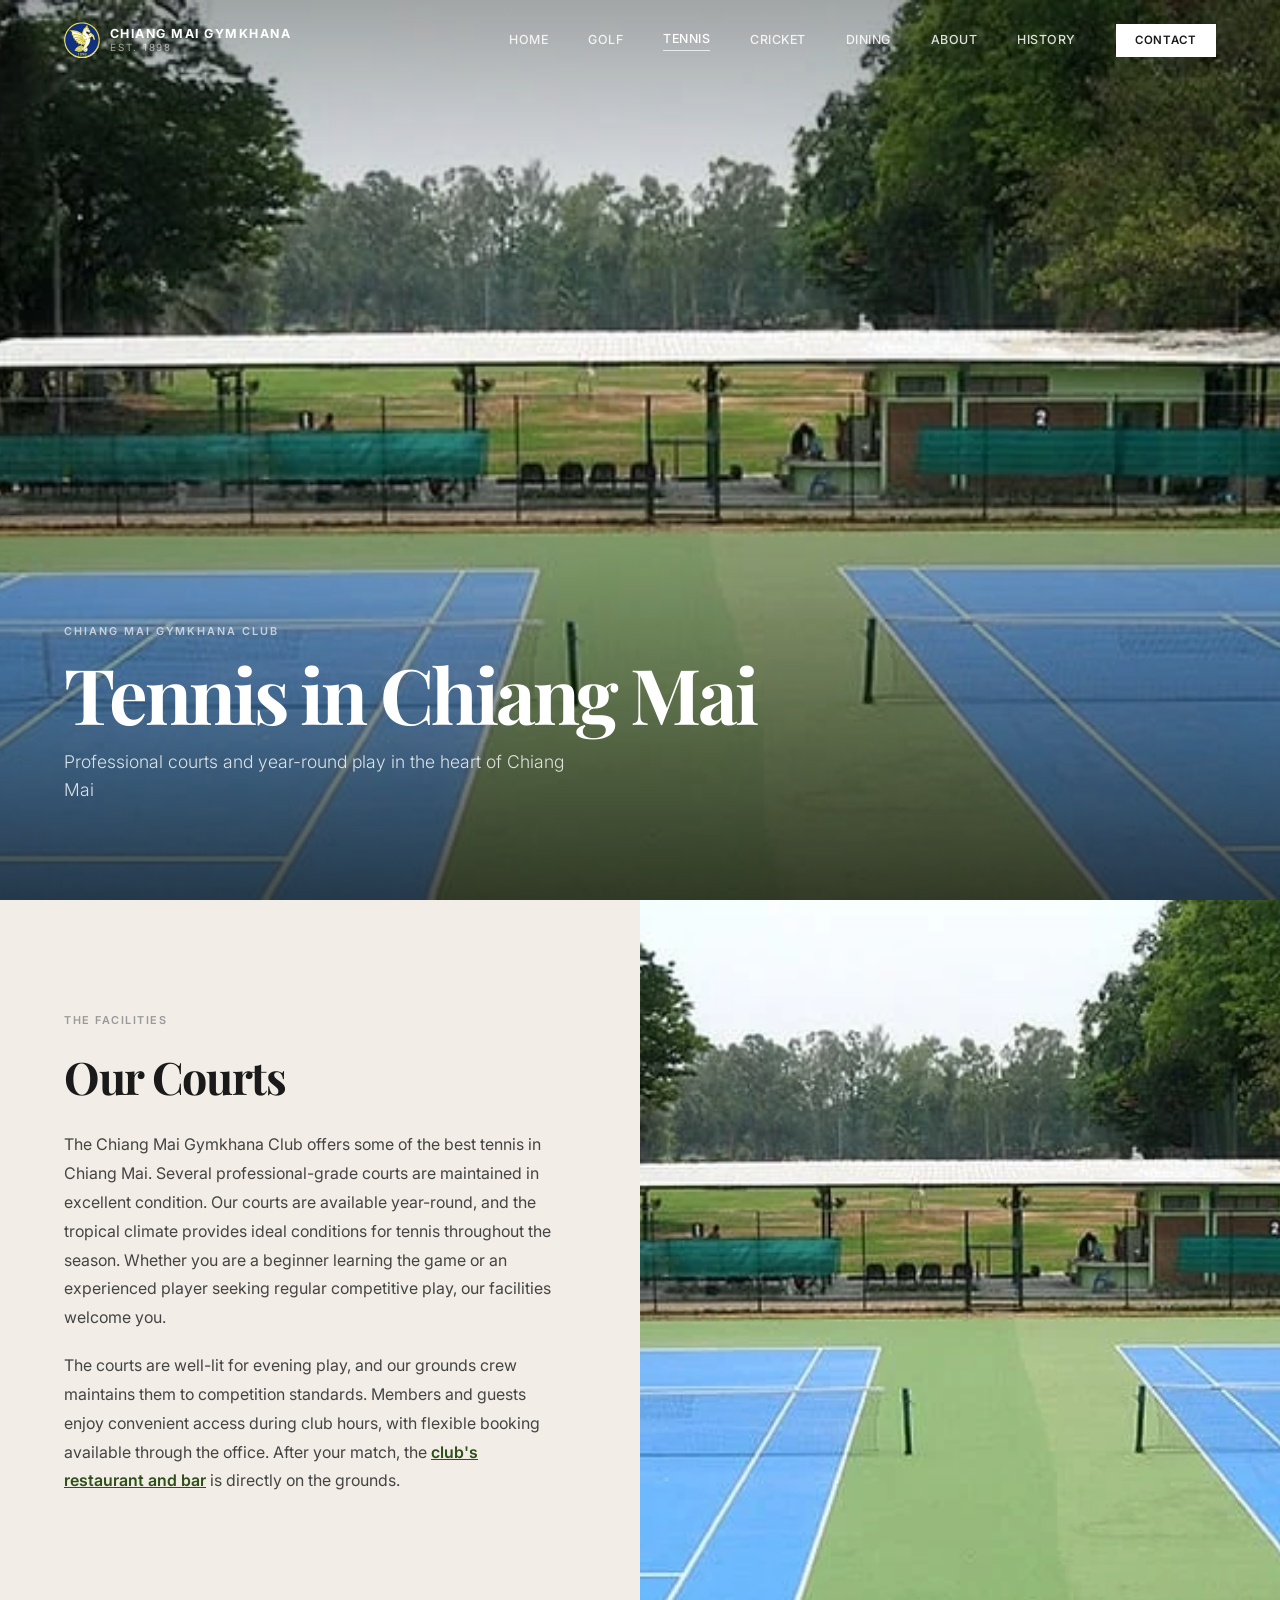
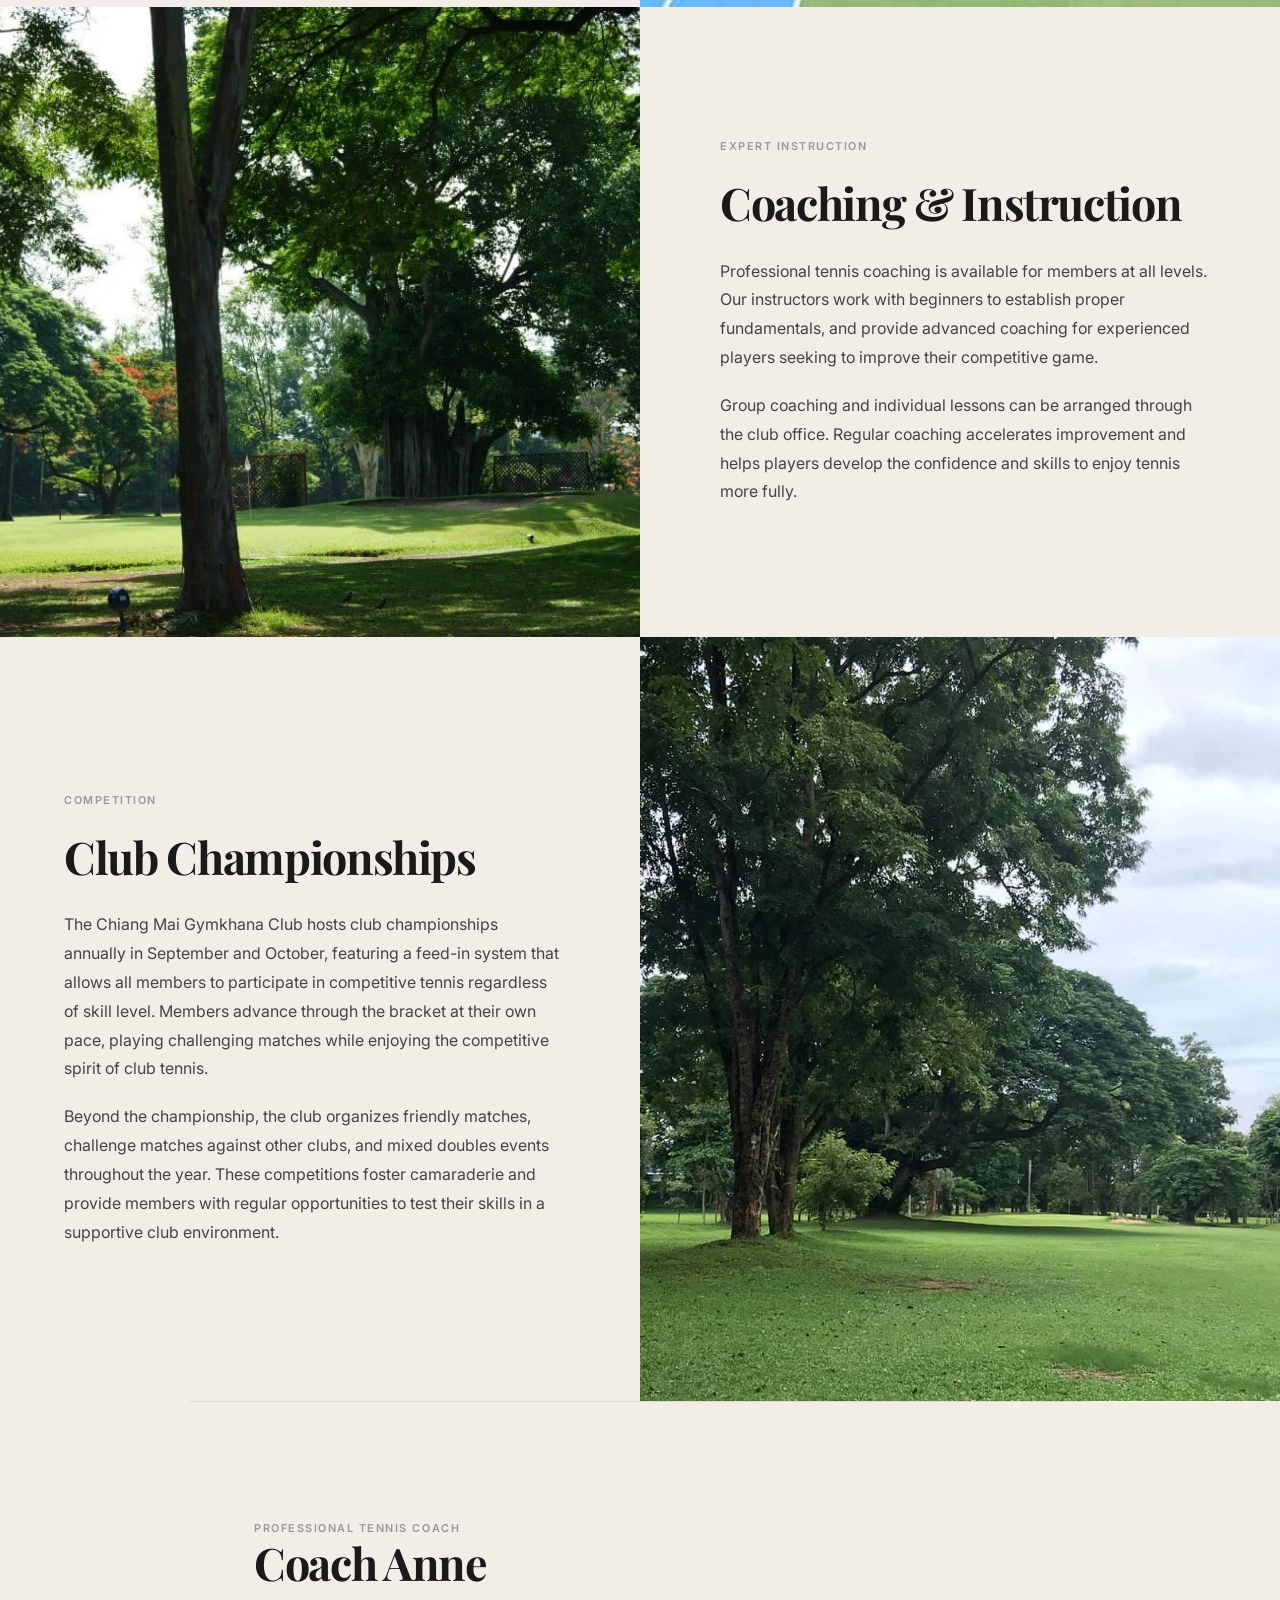
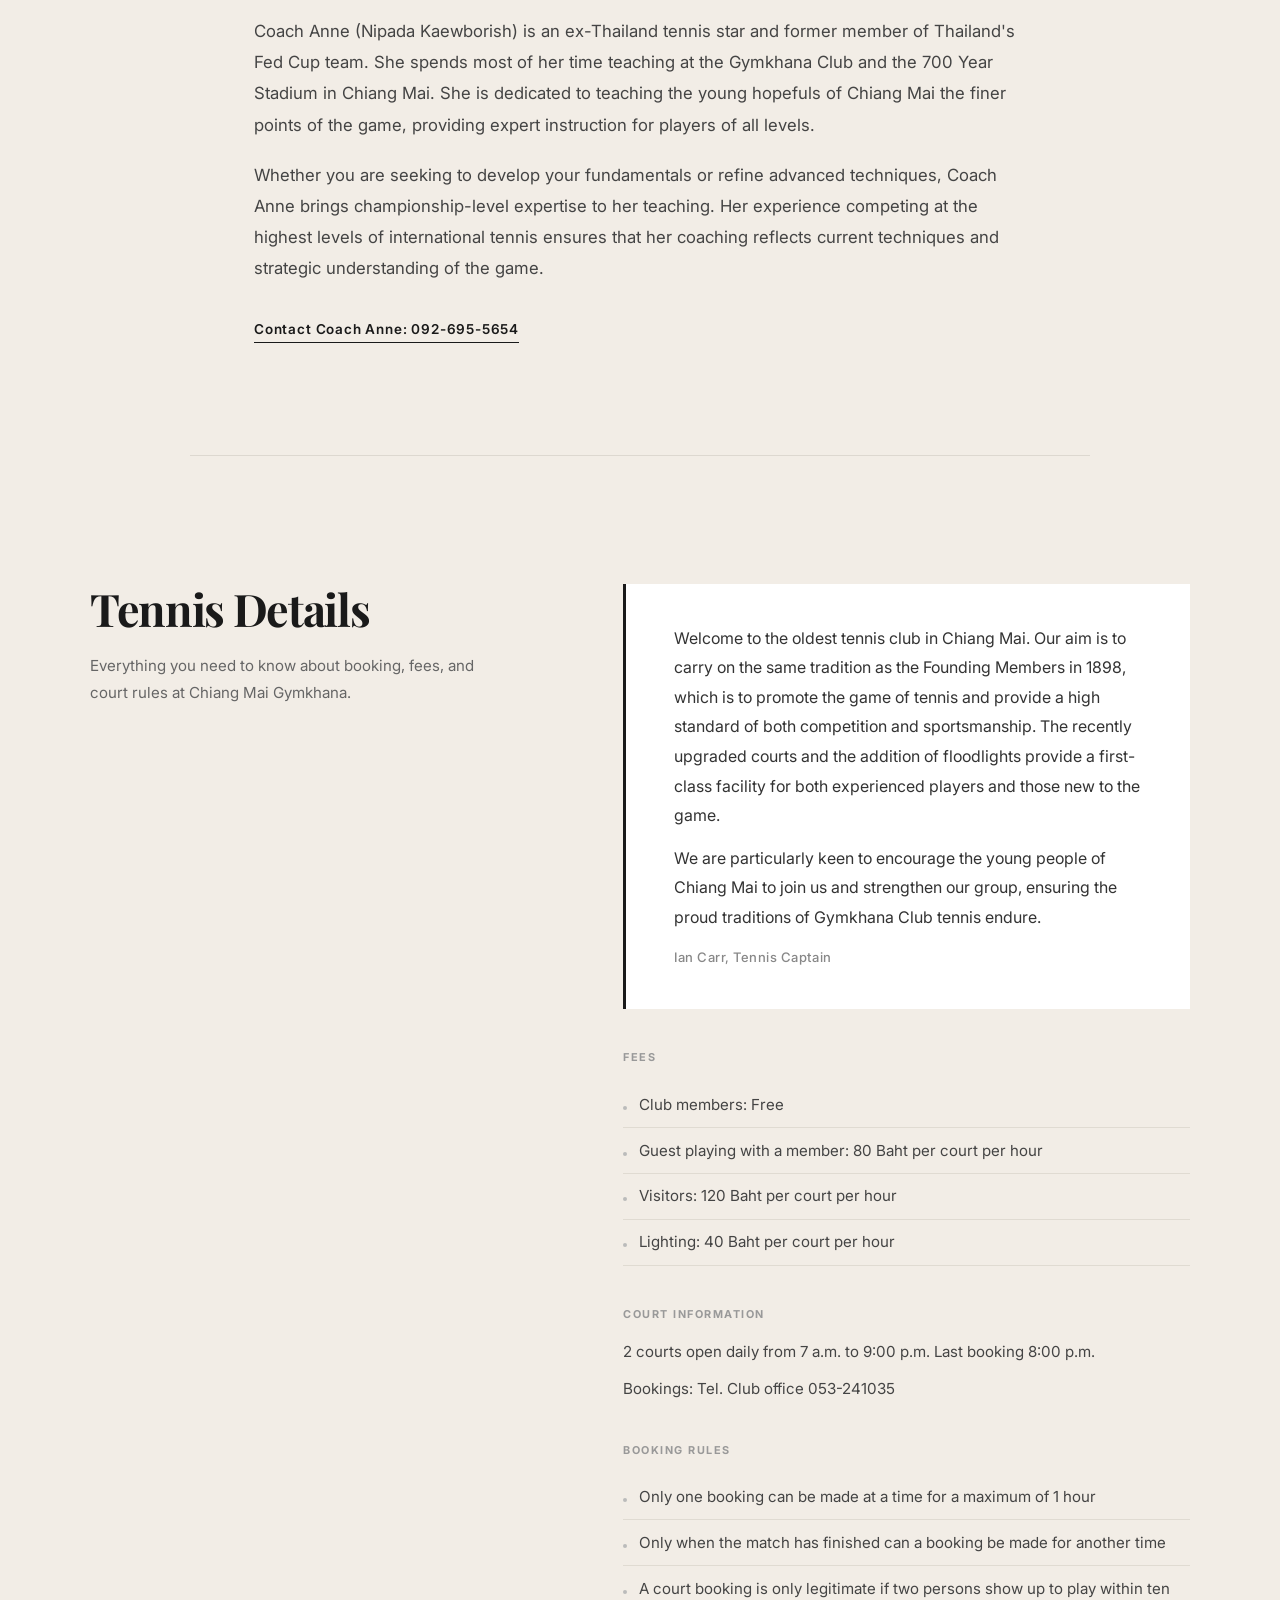
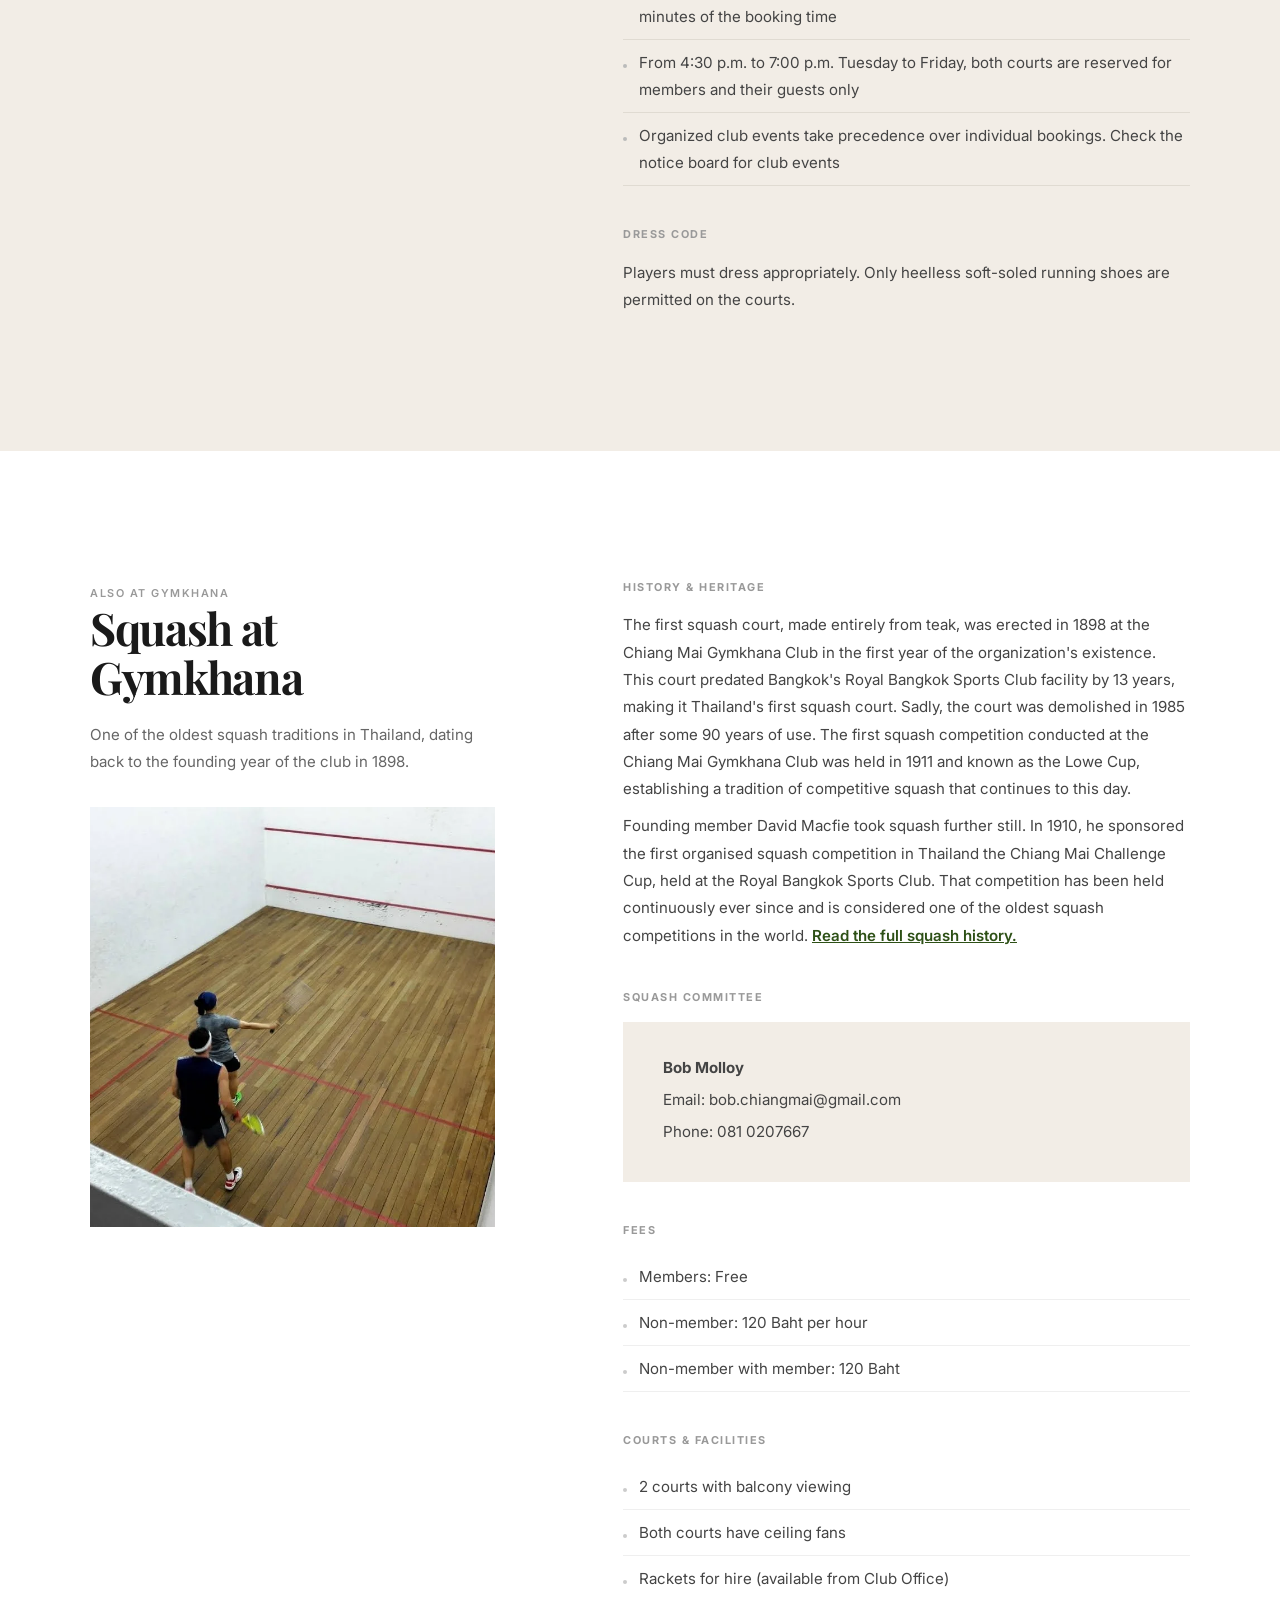
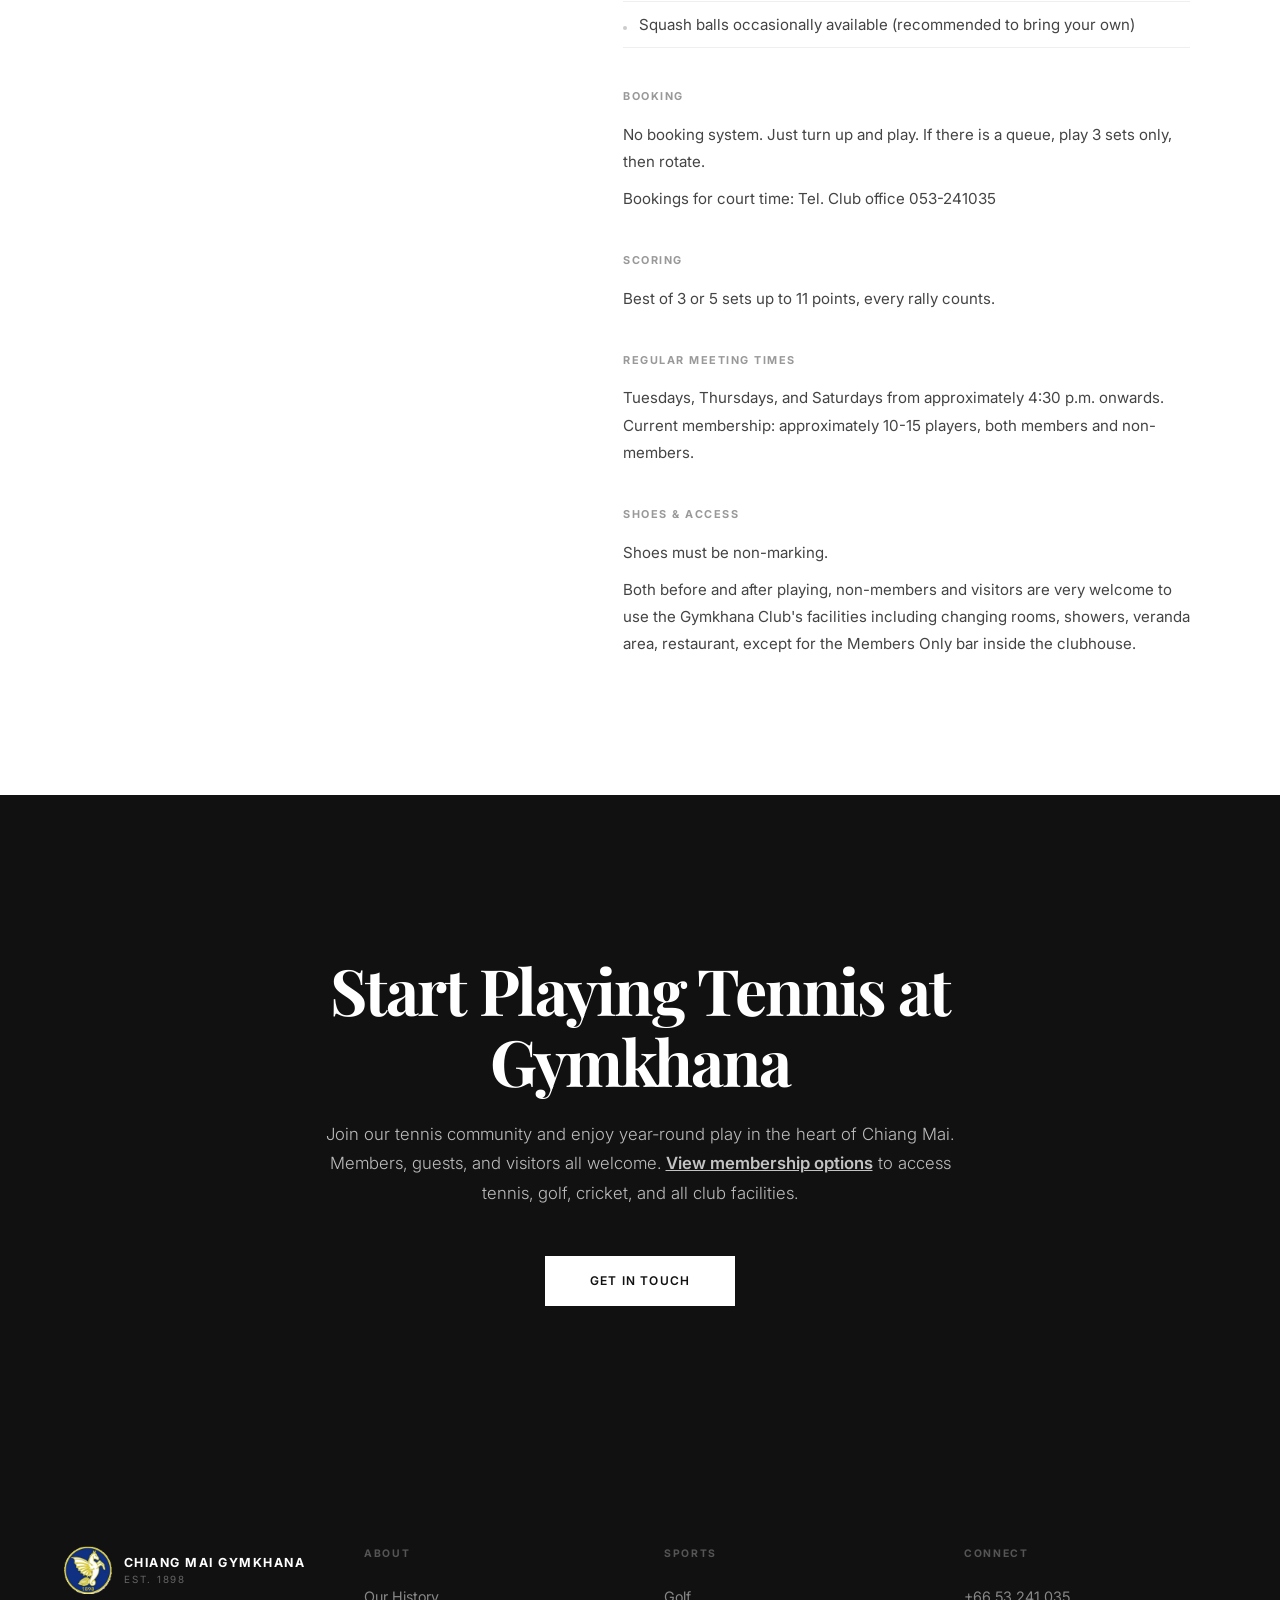
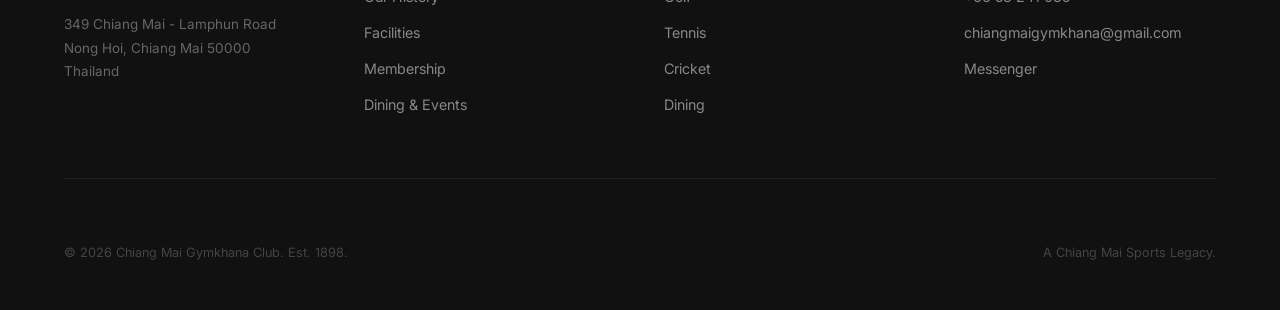
<file: pages/tennis.html>
<!DOCTYPE html>
<html lang="en">
<head>
  <!-- Google tag (gtag.js) -->
  <script async src="https://www.googletagmanager.com/gtag/js?id=G-FE5F83RLE1"></script>
  <script>
    window.dataLayer = window.dataLayer || [];
    function gtag(){dataLayer.push(arguments);}
    gtag('js', new Date());

    gtag('config', 'G-FE5F83RLE1');
  </script>

    <meta charset="UTF-8">
    <meta name="viewport" content="width=device-width, initial-scale=1.0">
    <title>Tennis in Chiang Mai | Chiang Mai Gymkhana Club</title>
    <meta name="description" content="Chiang Mai tennis at the city's most historic club. Professional courts, coaching programs, club championships, and friendly matches for all skill levels.">
    <meta name="robots" content="index, follow">
    <link rel="canonical" href="https://chiangmaigymkhana.com/pages/tennis.html">

    <!-- Open Graph -->
    <meta property="og:type" content="article">
    <meta property="og:title" content="Tennis | Chiang Mai Gymkhana Club">
    <meta property="og:description" content="Professional tennis courts and coaching programs at Chiang Mai Gymkhana Club.">
    <meta property="og:image" content="https://chiangmaigymkhana.com/images/chiang-mai-gymkhana-chiangmaigymkhana-og-social.webp">
    <meta property="og:url" content="https://chiangmaigymkhana.com/tennis/">

        <!-- Twitter Card -->
    <meta name="twitter:card" content="summary_large_image">
    <meta name="twitter:title" content="Tennis in Chiang Mai | Chiang Mai Gymkhana Club">
    <meta name="twitter:description" content="Chiang Mai tennis at the city's most historic club. Professional courts, coaching programs, and club championships.">
    <meta name="twitter:image" content="https://chiangmaigymkhana.com/images/chiang-mai-gymkhana-chiangmaigymkhana-og-social.webp">
    <link rel="icon" type="image/webp" href="../images/chiang-mai-gymkhana-chiangmaigymkhana-club-logo-1898-transparent-32.webp">
    <link rel="preload" href="../fonts/PlayfairDisplay-Regular.woff2" as="font" type="font/woff2" crossorigin>
    <link rel="preload" href="../fonts/PlayfairDisplay-Bold.woff2" as="font" type="font/woff2" crossorigin>
    <link rel="preload" href="../fonts/Inter_18pt-Regular.ttf" as="font" type="font/ttf" crossorigin>
    <link rel="stylesheet" href="../css/fonts.css">

    <style>
        * { margin: 0; padding: 0; box-sizing: border-box; }

        html { scroll-behavior: smooth; overflow-x: hidden; }

        body {
            font-family: 'Inter', -apple-system, sans-serif;
            color: #1a1a1a;
            background: #f2ede6;
            line-height: 1.5;
            overflow-x: hidden;
            animation: pageFadeIn 0.6s ease forwards;
        }

        h1, h2, blockquote {
            font-family: 'Playfair Display', Georgia, serif;
        }

        @keyframes pageFadeIn { from { opacity: 0; } to { opacity: 1; } }

        /* NAV */
        header {
            position: fixed;
            top: 0;
            left: 0;
            right: 0;
            z-index: 1000;
            padding: 1.4rem 4rem;
            display: flex;
            justify-content: space-between;
            align-items: center;
            transition: background 0.4s, box-shadow 0.4s;
        }

        header.scrolled {
            background: rgba(255,255,255,0.97);
            box-shadow: 0 1px 0 #efefef;
        }

        .logo {
            display: flex;
            flex-direction: row;
            align-items: center;
            gap: 10px;
            text-decoration: none;
        }

        .logo-text {
            display: flex;
            flex-direction: column;
            gap: 2px;
        }

        .logo-name {
            font-size: 0.78rem;
            font-weight: 700;
            letter-spacing: 0.12em;
            color: white;
            transition: color 0.4s;
            line-height: 1;
            text-decoration: none;
        }

        .logo-est {
            font-size: 0.62rem;
            font-weight: 400;
            letter-spacing: 0.18em;
            color: rgba(255,255,255,0.6);
            transition: color 0.4s;
            line-height: 1;
        }

        header.scrolled .logo-name { color: #1a1a1a; }
        header.scrolled .logo-est { color: #999; }

        nav { display: flex; gap: 2.5rem; align-items: center; }

        nav a {
            color: rgba(255,255,255,0.85);
            text-decoration: none;
            font-size: 0.78rem;
            font-weight: 500;
            letter-spacing: 0.04em;
            transition: color 0.4s, opacity 0.3s;
        }

        header.scrolled nav a { color: #1a1a1a; }
        nav a:hover { opacity: 0.55; }

        nav a.active {
            color: white;
            border-bottom: 1.5px solid rgba(255,255,255,0.7);
            padding-bottom: 2px;
        }

        header.scrolled nav a.active {
            color: #1a1a1a;
            border-bottom-color: #1a1a1a;
        }

        .nav-cta {
            background: white;
            color: #1a1a1a !important;
            padding: 0.5rem 1.2rem;
            font-weight: 600;
            font-size: 0.72rem;
            letter-spacing: 0.06em;
        }

        header.scrolled .nav-cta {
            background: #1a1a1a;
            color: white !important;
        }

        /* HERO */
        .hero {
            position: relative;
            height: 100vh;
            min-height: 600px;
            display: flex;
            align-items: flex-end;
            background: url('../images/chiang-mai-gymkhana-chiangmaigymkhana-two-tennis-courts-blue-green-pavilion.webp') center/cover no-repeat;
            overflow: hidden;
        }

        .hero::after {
            content: '';
            position: absolute;
            inset: 0;
            background: linear-gradient(to bottom, rgba(0,0,0,0.35) 0%, transparent 30%, transparent 45%, rgba(10,8,5,0.72) 100%);
        }

        .hero-content {
            position: relative;
            z-index: 2;
            padding: 0 4rem 6rem;
            width: 100%;
        }

        .hero-label {
            font-size: 0.68rem;
            font-weight: 600;
            letter-spacing: 0.18em;
            text-transform: uppercase;
            color: rgba(255,255,255,0.65);
            margin-bottom: 1rem;
        }

        .hero-content h1 {
            font-size: clamp(2.8rem, 6vw, 5.5rem);
            font-weight: 700;
            line-height: 1.0;
            letter-spacing: -0.04em;
            color: white;
            margin-bottom: 1rem;
            max-width: 700px;
        }

        .hero-subtitle {
            font-size: 1.1rem;
            font-weight: 300;
            line-height: 1.6;
            color: rgba(255,255,255,0.82);
            max-width: 520px;
        }

        /* STORY BLOCKS */
        .story-block {
            display: grid;
            grid-template-columns: 1fr 1fr;
            min-height: 70vh;
        }

        .story-block.flip { direction: rtl; }
        .story-block.flip > * { direction: ltr; }

        .story-text {
            padding: 7rem 5rem 7rem 4rem;
            display: flex;
            flex-direction: column;
            justify-content: center;
            background: #f2ede6;
        }

        .story-block.flip .story-text {
            padding: 7rem 4rem 7rem 5rem;
        }

        .story-label {
            font-size: 0.68rem;
            font-weight: 600;
            letter-spacing: 0.14em;
            text-transform: uppercase;
            color: #999;
            margin-bottom: 1.5rem;
        }

        .story-text h2 {
            font-size: clamp(2rem, 3.5vw, 3.2rem);
            font-weight: 700;
            line-height: 1.1;
            letter-spacing: -0.03em;
            margin-bottom: 1.8rem;
        }

        .story-text p {
            font-size: 1rem;
            line-height: 1.8;
            color: #444;
            margin-bottom: 1.2rem;
        }

        .story-text p:last-child { margin-bottom: 0; }

        .story-image {
            overflow: hidden;
        }

        .story-image img {
            width: 100%;
            height: 100%;
            object-fit: cover;
            display: block;
        }

        /* COACH BLOCK - wide text-only */
        .coach-block {
            padding: 7rem 4rem;
            max-width: 900px;
            margin: 0 auto;
            border-top: 1px solid #ddd8d0;
            border-bottom: 1px solid #ddd8d0;
        }

        .coach-block .story-label {
            margin-bottom: 1.5rem;
        }

        .coach-block h2 {
            font-size: clamp(2rem, 3.5vw, 3rem);
            font-weight: 700;
            line-height: 1.1;
            letter-spacing: -0.03em;
            margin-bottom: 1.8rem;
        }

        .coach-block p {
            font-size: 1.05rem;
            line-height: 1.85;
            color: #444;
            margin-bottom: 1.2rem;
        }

        .coach-block .coach-contact {
            display: inline-block;
            margin-top: 1rem;
            font-size: 0.85rem;
            font-weight: 600;
            letter-spacing: 0.06em;
            color: #1a1a1a;
            border-bottom: 1.5px solid #1a1a1a;
            padding-bottom: 2px;
        }

        /* FEES / DETAILS SECTION */
        .details-section {
            padding: 8rem 4rem;
            background: #f2ede6;
        }

        .details-inner {
            max-width: 1100px;
            margin: 0 auto;
            display: grid;
            grid-template-columns: 1fr 1.4fr;
            gap: 8rem;
            align-items: start;
        }

        .details-heading h2 {
            font-size: clamp(2rem, 3.5vw, 3rem);
            font-weight: 700;
            line-height: 1.1;
            letter-spacing: -0.03em;
            margin-bottom: 1.2rem;
        }

        .details-heading p {
            font-size: 0.95rem;
            line-height: 1.8;
            color: #666;
        }

        .details-content h3 {
            font-family: 'Inter', sans-serif;
            font-size: 0.68rem;
            font-weight: 700;
            letter-spacing: 0.14em;
            text-transform: uppercase;
            color: #999;
            margin-bottom: 1rem;
            margin-top: 2.5rem;
        }

        .details-content h3:first-child { margin-top: 0; }

        .details-content p {
            font-size: 0.95rem;
            line-height: 1.8;
            color: #444;
            margin-bottom: 0.6rem;
        }

        .details-content ul {
            list-style: none;
            margin: 0 0 1rem 0;
        }

        .details-content ul li {
            font-size: 0.95rem;
            line-height: 1.8;
            color: #444;
            padding: 0.55rem 0;
            border-bottom: 1px solid #e0dbd2;
            display: flex;
            align-items: baseline;
            gap: 0.75rem;
        }

        .details-content ul li::before {
            content: '';
            display: inline-block;
            width: 4px;
            height: 4px;
            background: #bbb;
            border-radius: 50%;
            flex-shrink: 0;
            margin-top: 0.35rem;
        }

        .captain-quote {
            background: white;
            padding: 2.5rem 3rem;
            margin-bottom: 2.5rem;
            border-left: 3px solid #1a1a1a;
        }

        .captain-quote p {
            font-size: 1rem;
            line-height: 1.85;
            color: #333;
            margin-bottom: 0.8rem;
        }

        .captain-quote p:last-child {
            margin-bottom: 0;
            font-size: 0.82rem;
            color: #888;
            font-weight: 500;
            letter-spacing: 0.04em;
        }

        /* SQUASH SECTION */
        .squash-section {
            background: white;
            padding: 8rem 4rem;
        }

        .squash-inner {
            max-width: 1100px;
            margin: 0 auto;
            display: grid;
            grid-template-columns: 1fr 1.4fr;
            gap: 8rem;
            align-items: start;
        }

        .squash-heading .story-label {
            margin-bottom: 1.5rem;
        }

        .squash-heading h2 {
            font-size: clamp(2rem, 3.5vw, 3rem);
            font-weight: 700;
            line-height: 1.1;
            letter-spacing: -0.03em;
            margin-bottom: 1.2rem;
        }

        .squash-heading p {
            font-size: 0.95rem;
            line-height: 1.8;
            color: #666;
        }

        .squash-content h3 {
            font-family: 'Inter', sans-serif;
            font-size: 0.68rem;
            font-weight: 700;
            letter-spacing: 0.14em;
            text-transform: uppercase;
            color: #999;
            margin-bottom: 1rem;
            margin-top: 2.5rem;
        }

        .squash-content h3:first-child { margin-top: 0; }

        .squash-content p {
            font-size: 0.95rem;
            line-height: 1.8;
            color: #444;
            margin-bottom: 0.6rem;
        }

        .squash-content ul {
            list-style: none;
            margin: 0 0 1rem 0;
        }

        .squash-content ul li {
            font-size: 0.95rem;
            line-height: 1.8;
            color: #444;
            padding: 0.55rem 0;
            border-bottom: 1px solid #efefef;
            display: flex;
            align-items: baseline;
            gap: 0.75rem;
        }

        .squash-content ul li::before {
            content: '';
            display: inline-block;
            width: 4px;
            height: 4px;
            background: #ccc;
            border-radius: 50%;
            flex-shrink: 0;
            margin-top: 0.35rem;
        }

        .squash-contact-card {
            background: #f2ede6;
            padding: 2rem 2.5rem;
            margin-bottom: 2rem;
        }

        .squash-contact-card p {
            margin-bottom: 0.3rem;
        }

        /* CTA - FULL BLEED DARK */
        .cta-dark {
            background: #111;
            padding: 10rem 4rem;
            text-align: center;
        }

        .cta-dark-inner {
            max-width: 640px;
            margin: 0 auto;
        }

        .cta-dark h2 {
            font-size: clamp(2.2rem, 5vw, 4rem);
            font-weight: 700;
            line-height: 1.1;
            letter-spacing: -0.03em;
            color: white;
            margin-bottom: 1.5rem;
        }

        .cta-dark p {
            font-size: 1.05rem;
            font-weight: 300;
            line-height: 1.75;
            color: rgba(255,255,255,0.72);
            margin-bottom: 3rem;
        }

        .cta-btn {
            display: inline-block;
            background: white;
            color: #111;
            padding: 1rem 2.8rem;
            text-decoration: none;
            font-weight: 600;
            font-size: 0.75rem;
            letter-spacing: 0.1em;
            text-transform: uppercase;
            transition: opacity 0.3s;
        }

        .cta-btn:hover { opacity: 0.75; }

        /* FOOTER */
        footer {
            background: #111;
            color: white;
            padding: 5rem 4rem 3rem;
        }

        .footer-inner {
            max-width: 1200px;
            margin: 0 auto;
            display: grid;
            grid-template-columns: repeat(4, 1fr);
            gap: 3rem;
            margin-bottom: 4rem;
            padding-bottom: 3rem;
            border-bottom: 1px solid #222;
        }

        .footer-column h4 {
            font-size: 0.65rem;
            font-weight: 700;
            text-transform: uppercase;
            letter-spacing: 0.16em;
            color: #555;
            margin-bottom: 1.5rem;
        }

        .footer-column a {
            display: block;
            color: #888;
            text-decoration: none;
            font-size: 0.9rem;
            margin-bottom: 0.9rem;
            transition: color 0.2s;
            font-weight: 400;
        }

        .footer-column a:hover { color: white; }

        .footer-bottom {
            max-width: 1200px;
            margin: 0 auto;
            display: flex;
            justify-content: space-between;
            align-items: center;
            color: #444;
            font-size: 0.8rem;
        }

        /* REVEAL */
        .reveal {
            opacity: 0;
            transform: translateY(28px);
            transition: opacity 0.8s cubic-bezier(0.16, 1, 0.3, 1), transform 0.8s cubic-bezier(0.16, 1, 0.3, 1);
        }

        .reveal.visible { opacity: 1; transform: translateY(0); }

        /* RESPONSIVE */
        @media (max-width: 1024px) {
            header { padding: 1.2rem 2rem; }
            .story-block { grid-template-columns: 1fr; min-height: auto; }
            .story-block.flip { direction: ltr; }
            .story-text { padding: 5rem 2rem; }
            .story-block.flip .story-text { padding: 5rem 2rem; }
            .story-image { height: 50vw; min-height: 300px; }
            .coach-block { padding: 5rem 2rem; }
            .details-section { padding: 5rem 2rem; }
            .details-inner { grid-template-columns: 1fr; gap: 3rem; }
            .squash-section { padding: 5rem 2rem; }
            .squash-inner { grid-template-columns: 1fr; gap: 3rem; }
            .cta-dark { padding: 7rem 2rem; }
            .hero-content { padding: 0 2rem 5rem; }
        }

                .hamburger { display: none; flex-direction: column; gap: 5px; cursor: pointer; padding: 4px; }
        .hamburger span { width: 22px; height: 2px; background: white; transition: background 0.4s; display: block; }
        header.scrolled .hamburger span { background: #1a1a1a; }

        @media (max-width: 768px) {
            nav { display: none; }
            nav.open {
                display: flex; flex-direction: column;
                position: fixed; inset: 0; background: rgba(0,0,0,0.96);
                justify-content: center; align-items: center; gap: 2rem; z-index: 999;
            }
            nav.open a { font-size: 1.4rem; color: white; }
            .hamburger { display: flex; z-index: 1001; }
            .footer-inner { grid-template-columns: repeat(2, 1fr); gap: 2rem; }
            footer { padding: 3rem 1.5rem 2rem; }
            .footer-bottom { flex-direction: column; gap: 1rem; text-align: center; }
            .captain-quote { padding: 2rem; }
        }
    </style>
    <script type="application/ld+json">
    {
      "@context": "https://schema.org",
      "@type": "SportsActivityLocation",
      "name": "Chiang Mai Gymkhana Tennis Courts",
      "description": "Professional tennis courts in Chiang Mai at the historic Gymkhana Club, operating since 1898.",
      "url": "https://chiangmaigymkhana.com/pages/tennis.html",
      "sport": "Tennis",
      "containedInPlace": {
        "@type": "SportsClub",
        "name": "Chiang Mai Gymkhana Club",
        "url": "https://chiangmaigymkhana.com"
      },
      "address": {
        "@type": "PostalAddress",
        "streetAddress": "349 Chiang Mai - Lamphun Road",
        "addressLocality": "Chiang Mai",
        "postalCode": "50000",
        "addressCountry": "TH"
      }
    }
    </script>
</head>
<body>
    <header id="site-header">
        <a href="../index.html" class="logo">
            <img src="../images/chiang-mai-gymkhana-chiangmaigymkhana-club-logo-1898-transparent-72.webp" alt="Chiang Mai Gymkhana Club" style="height:36px;width:36px;object-fit:contain;">
            <div class="logo-text">
                <span class="logo-name">CHIANG MAI GYMKHANA</span>
                <span class="logo-est">EST. 1898</span>
            </div>
        </a>
        <nav id="main-nav">
            <a href="../index.html">HOME</a>
            <a href="golf.html">GOLF</a>
            <a href="tennis.html" class="active">TENNIS</a>
            <a href="cricket.html">CRICKET</a>
            <a href="restaurant.html">DINING</a>
            <a href="about.html">ABOUT</a>
            <a href="history.html">HISTORY</a>
            <a href="https://m.me/chiangmai.gymkhana" class="nav-cta" target="_blank">CONTACT</a>
        </nav>
        <div class="hamburger" id="hamburger" aria-label="Menu"><span></span><span></span><span></span></div>
    </header>

    <!-- HERO -->
    <section class="hero">
        <div class="hero-content">
            <p class="hero-label">Chiang Mai Gymkhana Club</p>
            <h1>Tennis in Chiang Mai</h1>
            <p class="hero-subtitle">Professional courts and year-round play in the heart of Chiang Mai</p>
        </div>
    </section>

    <!-- STORY BLOCK 1: Our Courts -->
    <section class="story-block reveal">
        <div class="story-text">
            <span class="story-label">The Facilities</span>
            <h2>Our Courts</h2>
            <p>The Chiang Mai Gymkhana Club offers some of the best tennis in Chiang Mai. Several professional-grade courts are maintained in excellent condition. Our courts are available year-round, and the tropical climate provides ideal conditions for tennis throughout the season. Whether you are a beginner learning the game or an experienced player seeking regular competitive play, our facilities welcome you.</p>
            <p>The courts are well-lit for evening play, and our grounds crew maintains them to competition standards. Members and guests enjoy convenient access during club hours, with flexible booking available through the office. After your match, the <a href="restaurant.html" style="color:#2d5016;font-weight:600;">club's restaurant and bar</a> is directly on the grounds.</p>
        </div>
        <div class="story-image">
            <img src="../images/chiang-mai-gymkhana-chiangmaigymkhana-two-tennis-courts-blue-green-pavilion.webp" alt="Two tennis courts with blue and green surfaces and a pavilion at Chiang Mai Gymkhana Club" width="900" height="600" loading="lazy">
        </div>
    </section>

    <!-- STORY BLOCK 2: Coaching (flipped) -->
    <section class="story-block flip reveal">
        <div class="story-text">
            <span class="story-label">Expert Instruction</span>
            <h2>Coaching &amp; Instruction</h2>
            <p>Professional tennis coaching is available for members at all levels. Our instructors work with beginners to establish proper fundamentals, and provide advanced coaching for experienced players seeking to improve their competitive game.</p>
            <p>Group coaching and individual lessons can be arranged through the club office. Regular coaching accelerates improvement and helps players develop the confidence and skills to enjoy tennis more fully.</p>
        </div>
        <div class="story-image">
            <img src="../images/chiang-mai-gymkhana-chiangmaigymkhana-parkland-green-lawn-dappled-light.webp" alt="Green lawn with dappled light at Chiang Mai Gymkhana Club" width="900" height="600" loading="lazy">
        </div>
    </section>

    <!-- STORY BLOCK 3: Club Championships -->
    <section class="story-block reveal">
        <div class="story-text">
            <span class="story-label">Competition</span>
            <h2>Club Championships</h2>
            <p>The Chiang Mai Gymkhana Club hosts club championships annually in September and October, featuring a feed-in system that allows all members to participate in competitive tennis regardless of skill level. Members advance through the bracket at their own pace, playing challenging matches while enjoying the competitive spirit of club tennis.</p>
            <p>Beyond the championship, the club organizes friendly matches, challenge matches against other clubs, and mixed doubles events throughout the year. These competitions foster camaraderie and provide members with regular opportunities to test their skills in a supportive club environment.</p>
        </div>
        <div class="story-image">
            <img src="../images/chiang-mai-gymkhana-chiangmaigymkhana-open-parkland-mature-trees.webp" alt="Open parkland with mature trees surrounding the Chiang Mai Gymkhana Club sports facilities" width="900" height="600" loading="lazy">
        </div>
    </section>

    <!-- COACH ANNE - Wide text block -->
    <div class="coach-block reveal">
        <span class="story-label">Professional Tennis Coach</span>
        <h2>Coach Anne</h2>
        <p>Coach Anne (Nipada Kaewborish) is an ex-Thailand tennis star and former member of Thailand's Fed Cup team. She spends most of her time teaching at the Gymkhana Club and the 700 Year Stadium in Chiang Mai. She is dedicated to teaching the young hopefuls of Chiang Mai the finer points of the game, providing expert instruction for players of all levels.</p>
        <p>Whether you are seeking to develop your fundamentals or refine advanced techniques, Coach Anne brings championship-level expertise to her teaching. Her experience competing at the highest levels of international tennis ensures that her coaching reflects current techniques and strategic understanding of the game.</p>
        <span class="coach-contact">Contact Coach Anne: 092-695-5654</span>
    </div>

    <!-- FEES AND DETAILS -->
    <section class="details-section reveal">
        <div class="details-inner">
            <div class="details-heading">
                <h2>Tennis Details</h2>
                <p>Everything you need to know about booking, fees, and court rules at Chiang Mai Gymkhana.</p>
            </div>
            <div class="details-content">
                <div class="captain-quote">
                    <p>Welcome to the oldest tennis club in Chiang Mai. Our aim is to carry on the same tradition as the Founding Members in 1898, which is to promote the game of tennis and provide a high standard of both competition and sportsmanship. The recently upgraded courts and the addition of floodlights provide a first-class facility for both experienced players and those new to the game.</p>
                    <p>We are particularly keen to encourage the young people of Chiang Mai to join us and strengthen our group, ensuring the proud traditions of Gymkhana Club tennis endure.</p>
                    <p>Ian Carr, Tennis Captain</p>
                </div>

                <h3>Fees</h3>
                <ul>
                    <li>Club members: Free</li>
                    <li>Guest playing with a member: 80 Baht per court per hour</li>
                    <li>Visitors: 120 Baht per court per hour</li>
                    <li>Lighting: 40 Baht per court per hour</li>
                </ul>

                <h3>Court Information</h3>
                <p>2 courts open daily from 7 a.m. to 9:00 p.m. Last booking 8:00 p.m.</p>
                <p>Bookings: Tel. Club office 053-241035</p>

                <h3>Booking Rules</h3>
                <ul>
                    <li>Only one booking can be made at a time for a maximum of 1 hour</li>
                    <li>Only when the match has finished can a booking be made for another time</li>
                    <li>A court booking is only legitimate if two persons show up to play within ten minutes of the booking time</li>
                    <li>From 4:30 p.m. to 7:00 p.m. Tuesday to Friday, both courts are reserved for members and their guests only</li>
                    <li>Organized club events take precedence over individual bookings. Check the notice board for club events</li>
                </ul>

                <h3>Dress Code</h3>
                <p>Players must dress appropriately. Only heelless soft-soled running shoes are permitted on the courts.</p>
            </div>
        </div>
    </section>

    <!-- SQUASH -->
    <section class="squash-section reveal">
        <div class="squash-inner">
            <div class="squash-heading">
                <span class="story-label">Also at Gymkhana</span>
                <h2>Squash at Gymkhana</h2>
                <p>One of the oldest squash traditions in Thailand, dating back to the founding year of the club in 1898.</p>
                <img src="../images/chiang-mai-gymkhana-chiangmaigymkhana-squash-court-two-players.webp" alt="Two players on the squash court at Chiang Mai Gymkhana Club" width="560" height="420" loading="lazy" style="width:100%;margin-top:2rem;display:block;object-fit:cover;">
            </div>
            <div class="squash-content">
                <h3>History &amp; Heritage</h3>
                <p>The first squash court, made entirely from teak, was erected in 1898 at the Chiang Mai Gymkhana Club in the first year of the organization's existence. This court predated Bangkok's Royal Bangkok Sports Club facility by 13 years, making it Thailand's first squash court. Sadly, the court was demolished in 1985 after some 90 years of use. The first squash competition conducted at the Chiang Mai Gymkhana Club was held in 1911 and known as the Lowe Cup, establishing a tradition of competitive squash that continues to this day.</p>
                <p>Founding member David Macfie took squash further still. In 1910, he sponsored the first organised squash competition in Thailand   the Chiang Mai Challenge Cup, held at the Royal Bangkok Sports Club. That competition has been held continuously ever since and is considered one of the oldest squash competitions in the world. <a href="history.html#sport-society" style="color:#2d5016;font-weight:600;">Read the full squash history.</a></p>

                <h3>Squash Committee</h3>
                <div class="squash-contact-card">
                    <p><strong>Bob Molloy</strong></p>
                    <p>Email: bob.chiangmai@gmail.com</p>
                    <p>Phone: 081 0207667</p>
                </div>

                <h3>Fees</h3>
                <ul>
                    <li>Members: Free</li>
                    <li>Non-member: 120 Baht per hour</li>
                    <li>Non-member with member: 120 Baht</li>
                </ul>

                <h3>Courts &amp; Facilities</h3>
                <ul>
                    <li>2 courts with balcony viewing</li>
                    <li>Both courts have ceiling fans</li>
                    <li>Rackets for hire (available from Club Office)</li>
                    <li>Squash balls occasionally available (recommended to bring your own)</li>
                </ul>

                <h3>Booking</h3>
                <p>No booking system. Just turn up and play. If there is a queue, play 3 sets only, then rotate.</p>
                <p>Bookings for court time: Tel. Club office 053-241035</p>

                <h3>Scoring</h3>
                <p>Best of 3 or 5 sets up to 11 points, every rally counts.</p>

                <h3>Regular Meeting Times</h3>
                <p>Tuesdays, Thursdays, and Saturdays from approximately 4:30 p.m. onwards. Current membership: approximately 10-15 players, both members and non-members.</p>

                <h3>Shoes &amp; Access</h3>
                <p>Shoes must be non-marking.</p>
                <p>Both before and after playing, non-members and visitors are very welcome to use the Gymkhana Club's facilities including changing rooms, showers, veranda area, restaurant, except for the Members Only bar inside the clubhouse.</p>
            </div>
        </div>
    </section>

    <!-- CTA -->
    <section class="cta-dark">
        <div class="cta-dark-inner">
            <h2>Start Playing Tennis at Gymkhana</h2>
            <p>Join our tennis community and enjoy year-round play in the heart of Chiang Mai. Members, guests, and visitors all welcome. <a href="about.html" style="color:rgba(255,255,255,0.75);font-weight:600;">View membership options</a> to access tennis, golf, cricket, and all club facilities.</p>
            <a href="https://m.me/chiangmai.gymkhana" target="_blank" class="cta-btn">Get In Touch</a>
        </div>
    </section>

    <!-- FOOTER -->
    <footer>
        <div class="footer-inner">
            <div class="footer-column">
                <div style="display:flex;align-items:center;gap:12px;margin-bottom:1.2rem;">
                    <img src="../images/chiang-mai-gymkhana-chiangmaigymkhana-club-logo-1898-transparent-128.webp" alt="Chiang Mai Gymkhana Club" style="height:48px;width:48px;object-fit:contain;flex-shrink:0;">
                    <div>
                        <div style="color:white;font-size:0.78rem;font-weight:700;letter-spacing:0.12em;line-height:1.2;">CHIANG MAI GYMKHANA</div>
                        <div style="color:#666;font-size:0.62rem;letter-spacing:0.18em;line-height:1;margin-top:4px;">EST. 1898</div>
                    </div>
                </div>
                <p style="color:#666;font-size:0.85rem;line-height:1.7;">349 Chiang Mai - Lamphun Road<br>Nong Hoi, Chiang Mai 50000<br>Thailand</p>
            </div>
            <div class="footer-column">
                <h4>About</h4>
                <a href="about.html">Our History</a>
                <a href="about.html">Facilities</a>
                <a href="about.html">Membership</a>
                <a href="restaurant.html">Dining &amp; Events</a>
            </div>
            <div class="footer-column">
                <h4>Sports</h4>
                <a href="golf.html">Golf</a>
                <a href="tennis.html">Tennis</a>
                <a href="cricket.html">Cricket</a>
                <a href="restaurant.html">Dining</a>
            </div>
            <div class="footer-column">
                <h4>Connect</h4>
                <a href="tel:+6653241035">+66 53 241 035</a>
                <a href="mailto:chiangmaigymkhana@gmail.com">chiangmaigymkhana@gmail.com</a>
                <a href="https://m.me/chiangmai.gymkhana" target="_blank">Messenger</a>
            </div>
        </div>
        <div class="footer-bottom">
            <span>&copy; 2026 Chiang Mai Gymkhana Club. Est. 1898.</span>
            <span>A Chiang Mai Sports Legacy.</span>
        </div>
    </footer>

    <script>
        // Nav scroll behaviour
        const header = document.getElementById('site-header');
        window.addEventListener('scroll', () => {
            header.classList.toggle('scrolled', window.scrollY > 60);
        });

        // Scroll reveal
        const revealObserver = new IntersectionObserver((entries) => {
            entries.forEach(entry => {
                if (entry.isIntersecting) {
                    entry.target.classList.add('visible');
                    revealObserver.unobserve(entry.target);
                }
            });
        }, { threshold: 0.06 });

        document.querySelectorAll('.reveal').forEach(el => revealObserver.observe(el));
    const hamburger = document.getElementById('hamburger');
    const mainNav = document.getElementById('main-nav');
    if (hamburger && mainNav) {
        hamburger.addEventListener('click', () => mainNav.classList.toggle('open'));
    }
    </script>
    <!-- Cloudflare Web Analytics -->
    <script type='module' src='https://static.cloudflareinsights.com/beacon.min.js' data-cf-beacon='{"token": "751a2fb6e7e645e3aa7267cfcfa8bed6"}'></script>
    <!-- End Cloudflare Web Analytics -->
</body>
</html>
</file>
<file: css/fonts.css>
/* Local Fonts - Chiang Mai Gymkhana Club */

@font-face {
    font-family: 'Playfair Display';
    src: url('../fonts/PlayfairDisplay-Regular.woff2') format('woff2');
    font-weight: 400;
    font-style: normal;
    font-display: swap;
}

@font-face {
    font-family: 'Playfair Display';
    src: url('../fonts/PlayfairDisplay-Bold.woff2') format('woff2');
    font-weight: 700;
    font-style: normal;
    font-display: swap;
}

@font-face {
    font-family: 'Inter';
    src: url('../fonts/Inter_18pt-Light.ttf') format('truetype');
    font-weight: 300;
    font-style: normal;
    font-display: swap;
}

@font-face {
    font-family: 'Inter';
    src: url('../fonts/Inter_18pt-Regular.ttf') format('truetype');
    font-weight: 400;
    font-style: normal;
    font-display: swap;
}

@font-face {
    font-family: 'Inter';
    src: url('../fonts/Inter_18pt-Medium.ttf') format('truetype');
    font-weight: 500;
    font-style: normal;
    font-display: swap;
}

@font-face {
    font-family: 'Inter';
    src: url('../fonts/Inter_18pt-SemiBold.ttf') format('truetype');
    font-weight: 600;
    font-style: normal;
    font-display: swap;
}

@font-face {
    font-family: 'Inter';
    src: url('../fonts/Inter_18pt-Bold.ttf') format('truetype');
    font-weight: 700;
    font-style: normal;
    font-display: swap;
}
</file>
